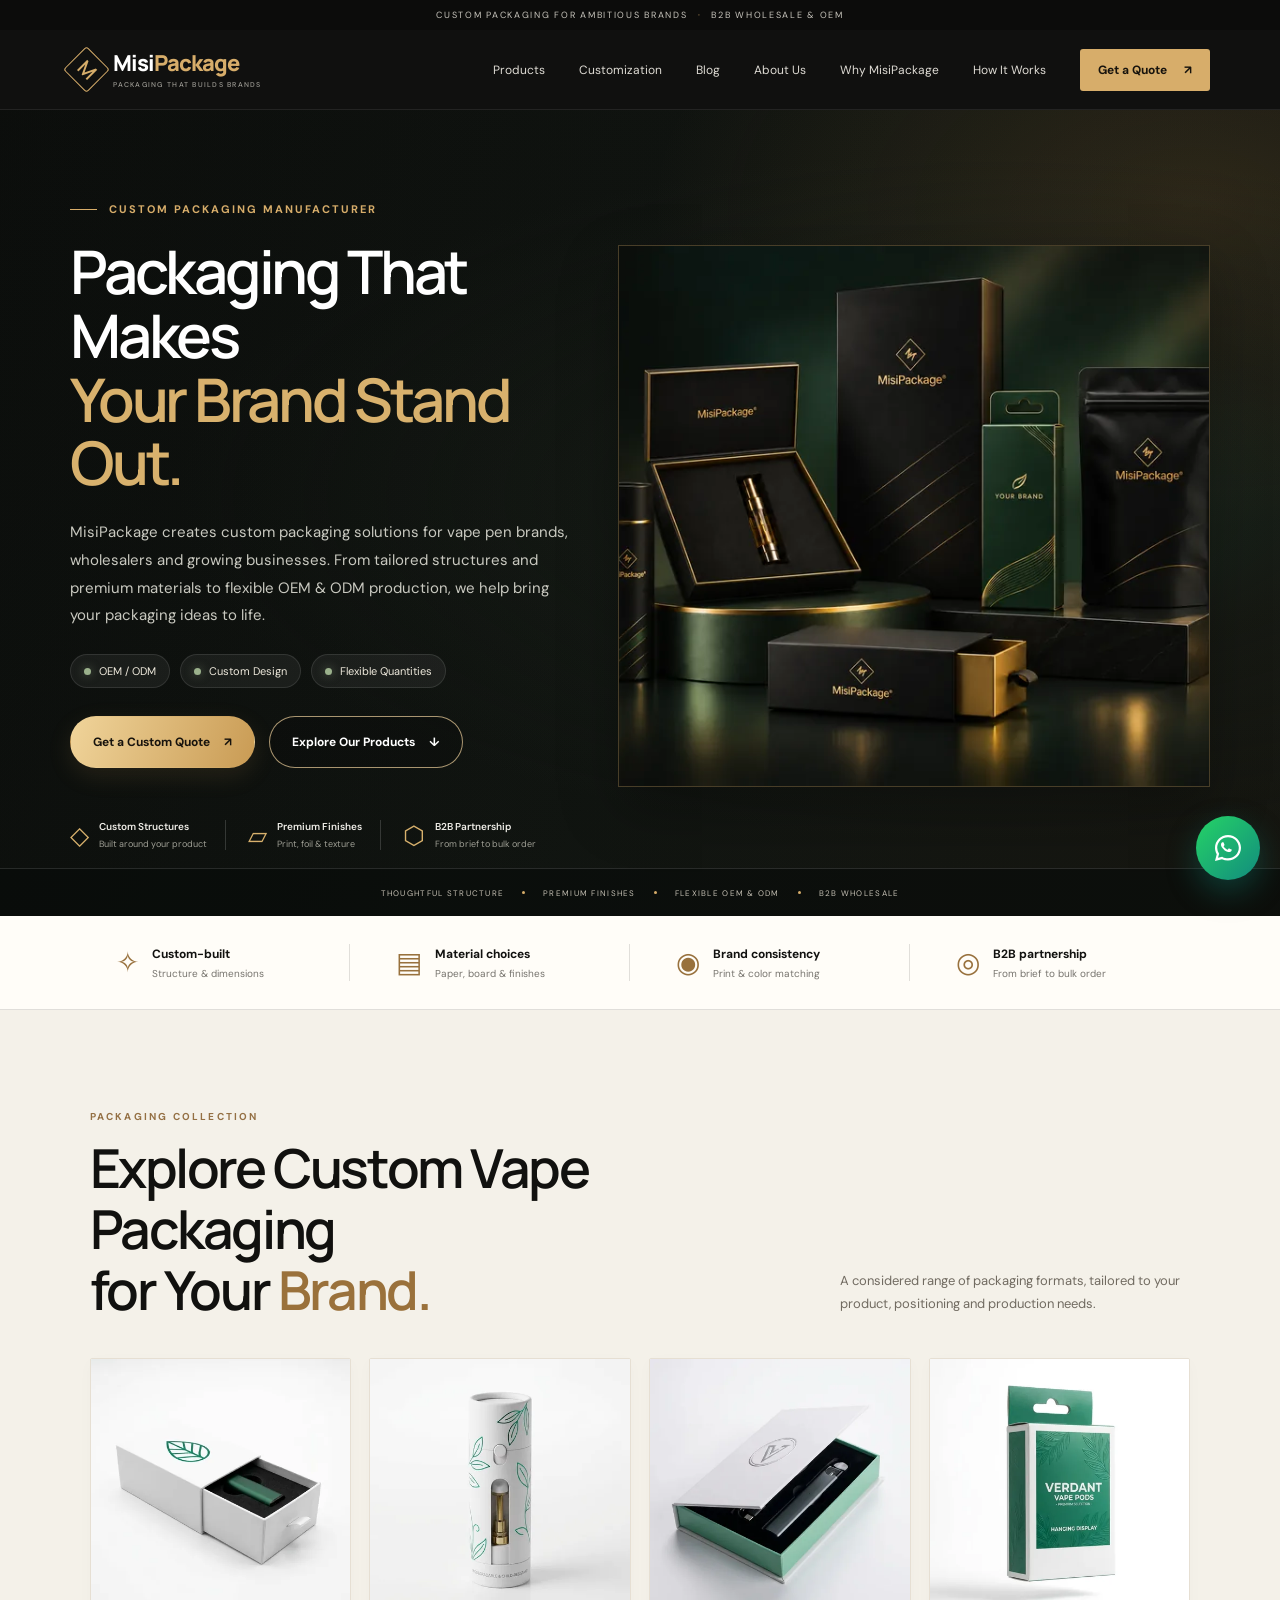
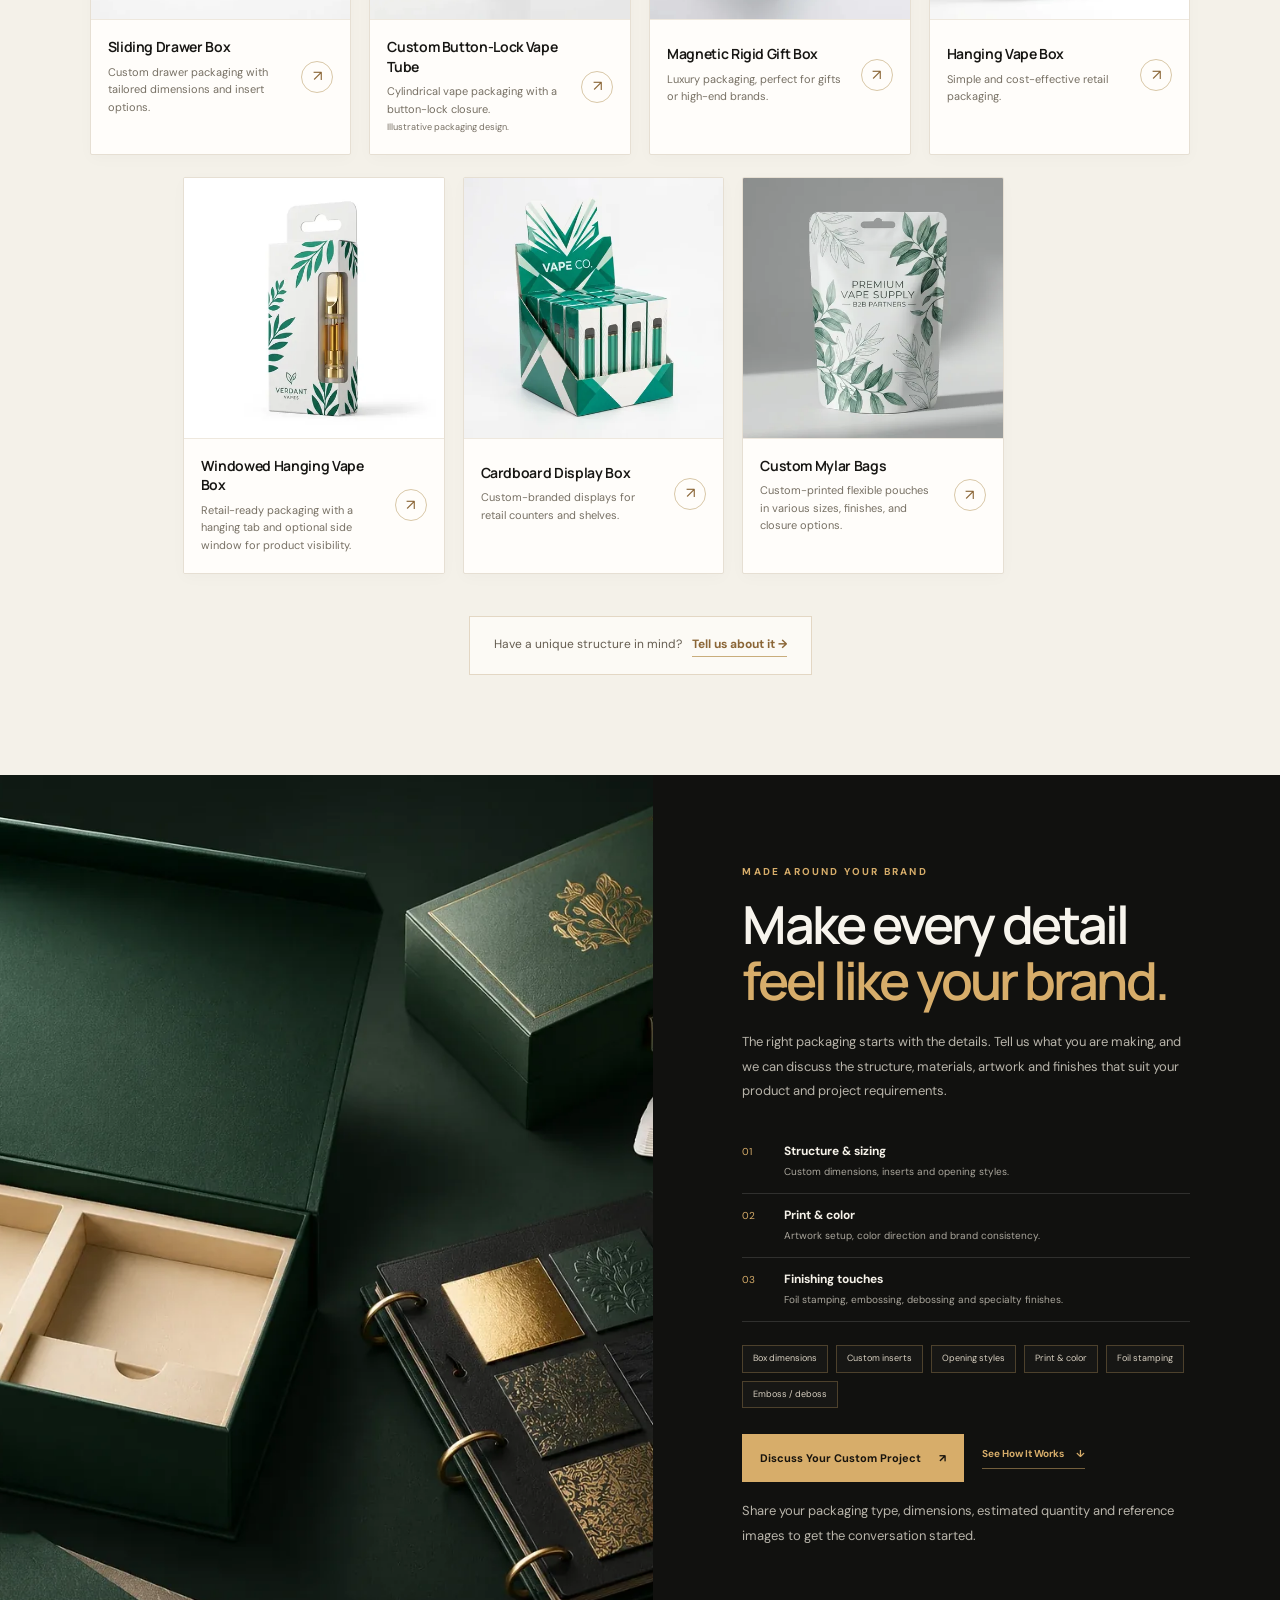
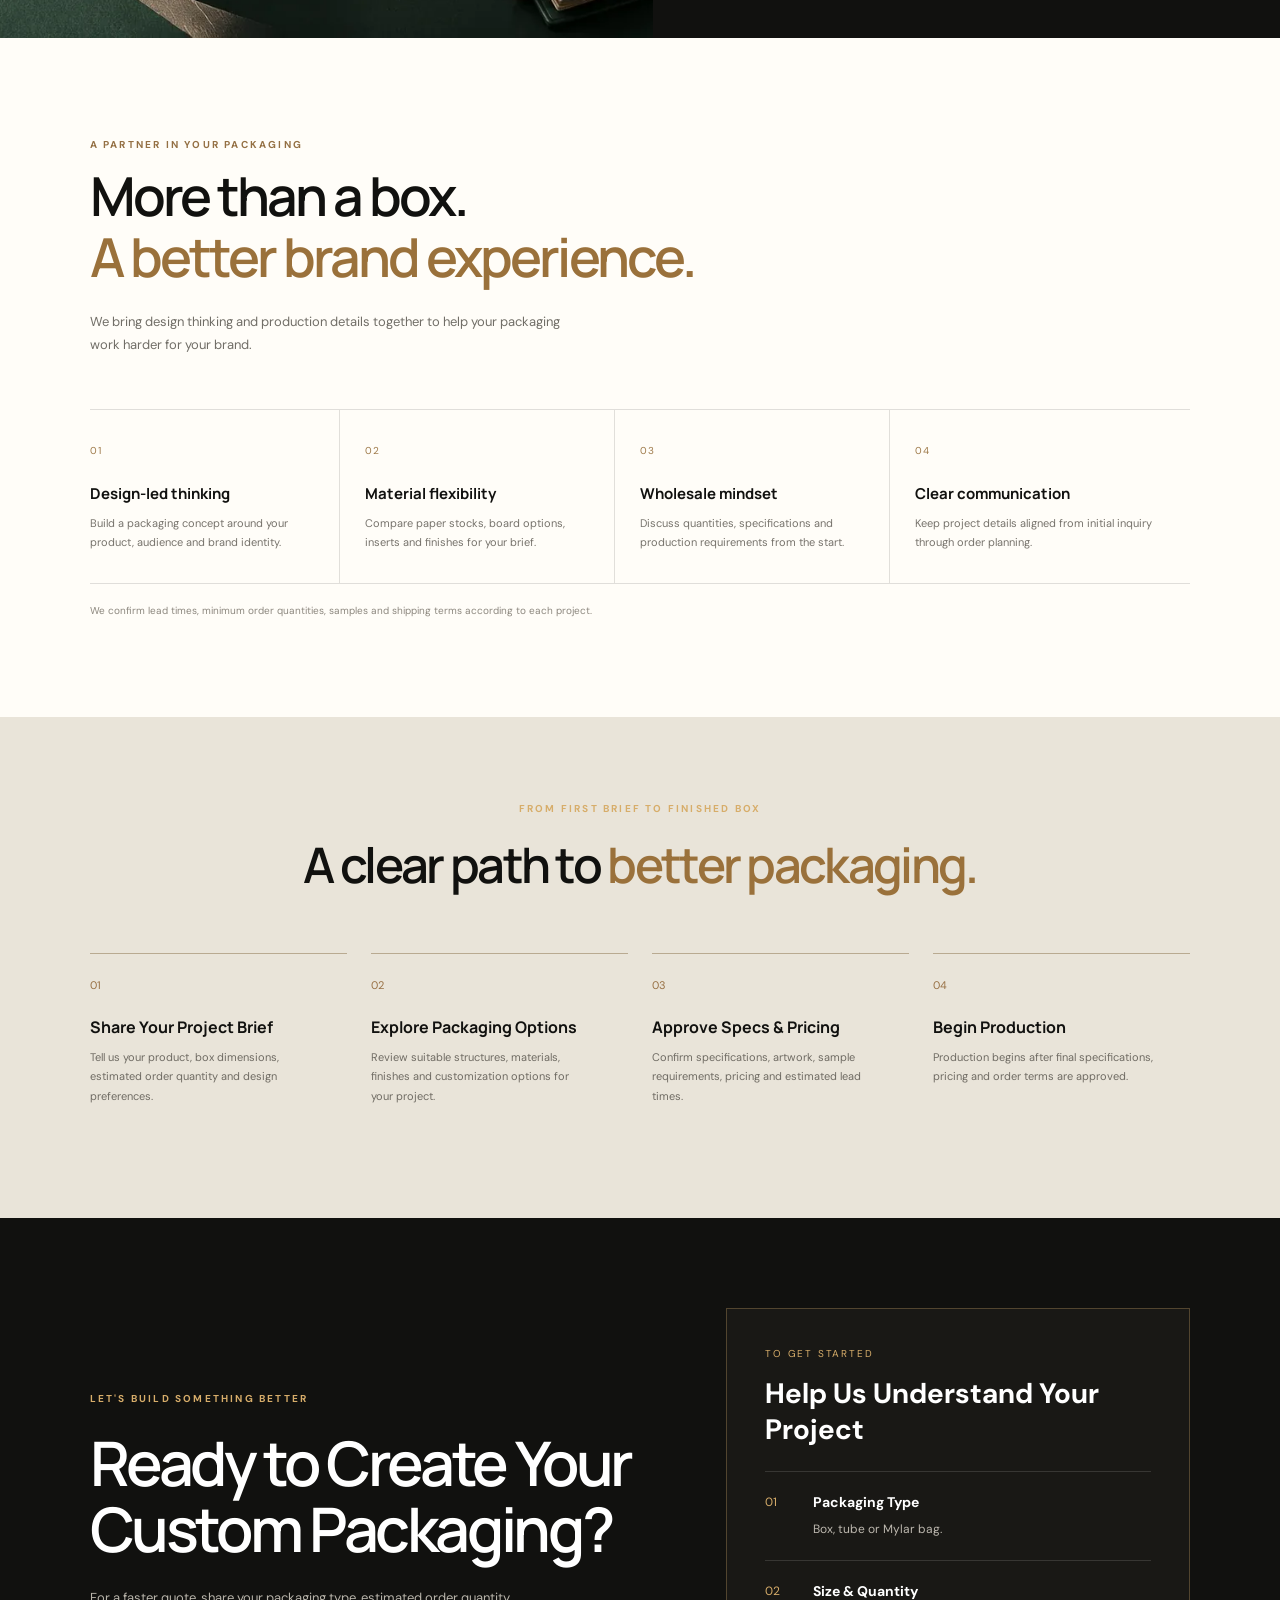
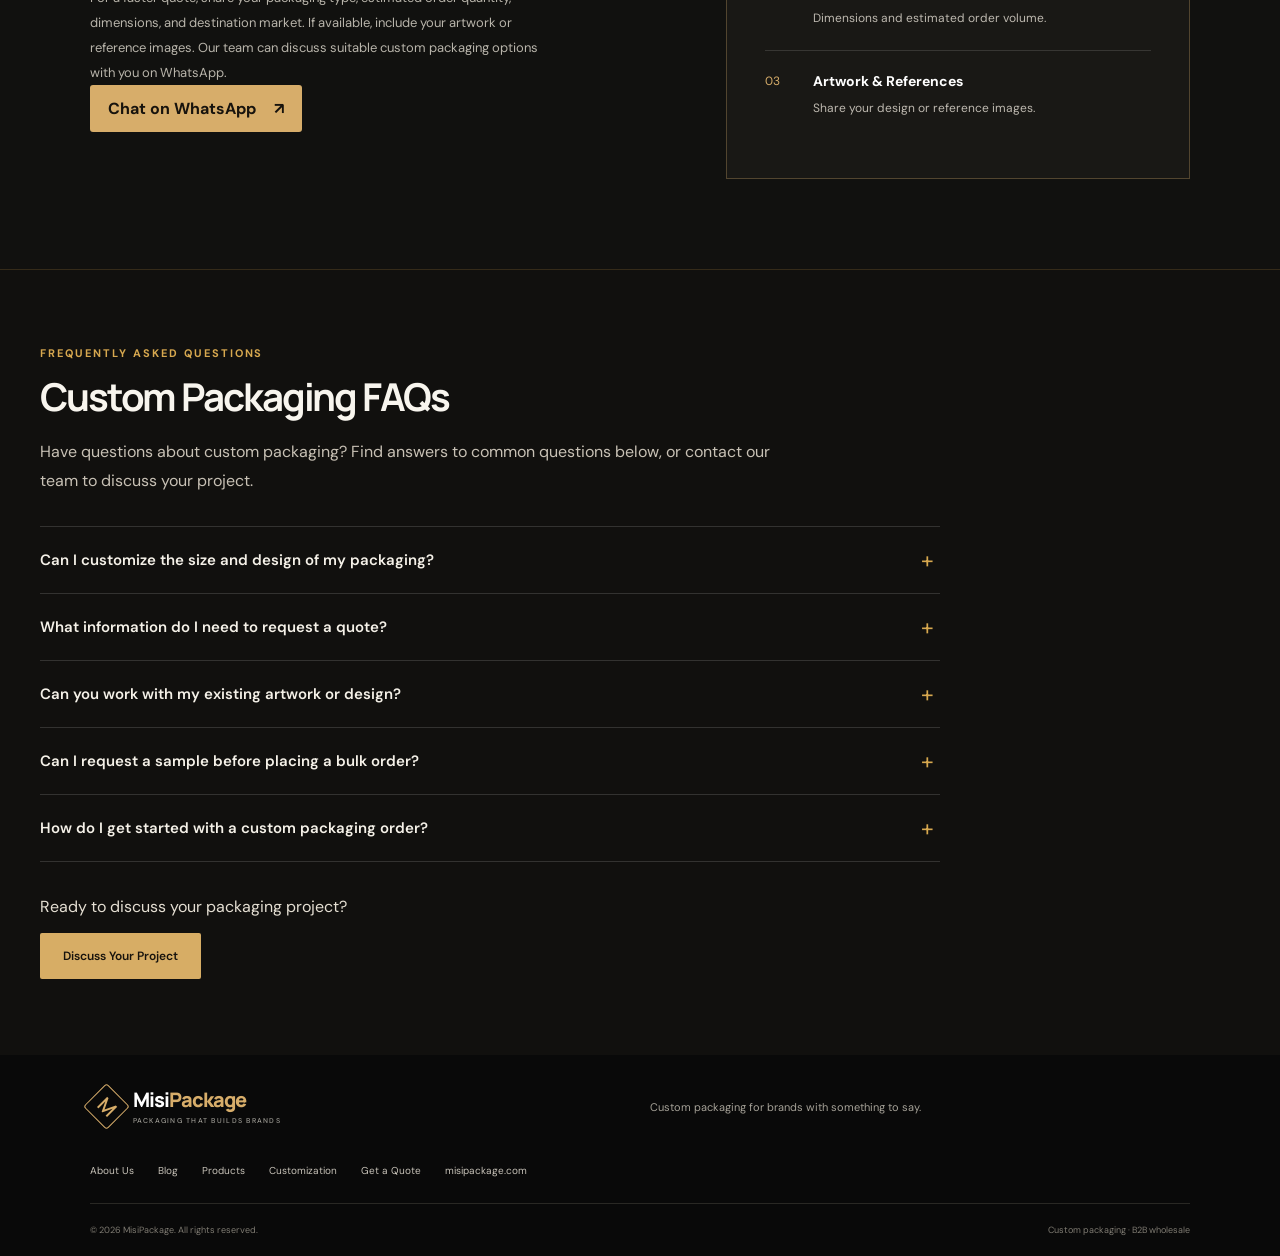
<file: index.html>
<!doctype html>
<html lang="en">
<head>
  <meta charset="utf-8" />
  <meta name="viewport" content="width=device-width, initial-scale=1" />
  <meta name="theme-color" content="#10100f" />
  
<meta name="description" content="Custom vape packaging for brands and wholesalers. Explore drawer, rigid, magnetic, hanging boxes and printed pouches. Request a tailored quote.">
<title>Custom Vape Packaging | Wholesale Supplier | MisiPackage</title>
<link rel="canonical" href="https://www.misipackage.com/" />
<meta property="og:title" content="Custom Vape Packaging | Wholesale Supplier | MisiPackage">
<meta property="og:description" content="Custom vape packaging for brands and wholesalers. Explore drawer, rigid, magnetic, hanging boxes and printed pouches. Request a tailored quote.">
  <meta property="og:type" content="website" />
<meta property="og:url" content="https://www.misipackage.com/">
<meta property="og:image" content="https://www.misipackage.com/assets/misipackage-home-hero-optimized-1024.webp">
 
  <link rel="icon" href="/favicon.svg" type="image/svg+xml" />
  <link rel="preconnect" href="https://fonts.googleapis.com">
  <link rel="preconnect" href="https://fonts.gstatic.com" crossorigin>
  <link href="https://fonts.googleapis.com/css2?family=DM+Sans:wght@400;500;600;700&family=Manrope:wght@400;500;600;700;800&display=swap" rel="stylesheet">
  <link rel="stylesheet" href="/styles.css" />

<!-- Google tag (gtag.js) -->
<script async src="https://www.googletagmanager.com/gtag/js?id=G-F40V4904KE"></script>
<script>
  window.dataLayer = window.dataLayer || [];
  function gtag(){dataLayer.push(arguments);}
  gtag('js', new Date());
  gtag('config', 'G-F40V4904KE');
</script>


  <script type="application/ld+json">
{
  "@context": "https://schema.org",
  "@graph": [
    {
      "@type": "Organization",
      "@id": "https://www.misipackage.com/#organization",
      "name": "MisiPackage",
      "url": "https://www.misipackage.com/"
    },
    {
      "@type": "WebSite",
      "@id": "https://www.misipackage.com/#website",
      "url": "https://www.misipackage.com/",
      "name": "MisiPackage",
      "publisher": {
        "@id": "https://www.misipackage.com/#organization"
      },
      "inLanguage": "en-US"
    }
  ]
}
  </script>
</head>
<body>
  <div class="announcement">CUSTOM PACKAGING FOR AMBITIOUS BRANDS <span>·</span> B2B WHOLESALE & OEM</div>
  <header class="site-header has-blog-link">
    <a class="brand" href="#home" aria-label="MisiPackage home"><span class="brand-mark">M</span><span>Misi<span>Package</span><small>PACKAGING THAT BUILDS BRANDS</small></span></a>
    <button class="menu-toggle" aria-label="Toggle navigation" aria-expanded="false">☰</button>
    <nav class="nav-links" aria-label="Main navigation"><a href="#products">Products</a><a href="#customization">Customization</a><a href="/blog/">Blog</a><a href="/about/">About Us</a><a href="#why-us">Why MisiPackage</a><a href="#process">How It Works</a><a class="nav-quote" href="/wholesale-vape-packaging-quote/">Get a Quote <span>↗</span></a></nav>
  </header>

  <main>
    <section class="hero hero-refresh" id="home">
  <div class="hero-copy">
    <p class="eyebrow"><span class="eyebrow-line"></span> CUSTOM PACKAGING MANUFACTURER</p>
    <h1>Packaging That Makes<br><em>Your Brand Stand Out.</em></h1>
    <p class="hero-description">MisiPackage creates custom packaging solutions for vape pen brands, wholesalers and growing businesses. From tailored structures and premium materials to flexible OEM &amp; ODM production, we help bring your packaging ideas to life.</p>
    <div class="hero-tags" aria-label="Service highlights">
      <span><i></i> OEM / ODM</span>
      <span><i></i> Custom Design</span>
      <span><i></i> Flexible Quantities</span>
    </div>
    <div class="hero-actions">
      <a class="button button-gold" href="https://wa.me/8615919957110?text=Hello%20Misipackage%2C%20I%20just%20viewed%20your%20website%20and%20would%20like%20to%20discuss%20a%20custom%20project.%20Can%20we%20chat%3F" target="_blank" rel="noopener noreferrer">Get a Custom Quote <span>↗</span></a>
      <a class="button button-ghost" href="#products">Explore Our Products <span>↓</span></a>
    </div>
    <div class="hero-proof">
      <div><span class="proof-icon">◇</span><p><strong>Custom Structures</strong><small>Built around your product</small></p></div>
      <div><span class="proof-icon">▱</span><p><strong>Premium Finishes</strong><small>Print, foil &amp; texture</small></p></div>
      <div><span class="proof-icon">⬡</span><p><strong>B2B Partnership</strong><small>From brief to bulk order</small></p></div>
    </div>
  </div>

  <div class="hero-art hero-art-photo">
    <img src="/assets/misipackage-home-hero-hanging-lid-fixed-optimized.webp"
         alt="Premium custom packaging collection by MisiPackage, featuring black and gold rigid boxes, a green hanging vape box and custom pouches"
         fetchpriority="high" width="1448" height="1086" decoding="async" loading="eager" srcset="/assets/misipackage-home-hero-hanging-lid-fixed-optimized-480.webp 480w, /assets/misipackage-home-hero-hanging-lid-fixed-optimized-768.webp 768w, /assets/misipackage-home-hero-hanging-lid-fixed-optimized-1024.webp 1024w, /assets/misipackage-home-hero-hanging-lid-fixed-optimized.webp 1448w" sizes="(max-width: 720px) 90vw, (max-width: 1000px) 600px, max(47vw, 720px)" />
  </div>

  <div class="hero-bottom">
    <span>THOUGHTFUL STRUCTURE</span><i></i><span>PREMIUM FINISHES</span><i></i><span>FLEXIBLE OEM &amp; ODM</span><i></i><span>B2B WHOLESALE</span>
  </div>
</section>

    <section class="trust-strip" aria-label="Service highlights"><div><span class="trust-symbol">✧</span><p><strong>Custom-built</strong><small>Structure & dimensions</small></p></div><div><span class="trust-symbol">▤</span><p><strong>Material choices</strong><small>Paper, board & finishes</small></p></div><div><span class="trust-symbol">◉</span><p><strong>Brand consistency</strong><small>Print & color matching</small></p></div><div><span class="trust-symbol">◎</span><p><strong>B2B partnership</strong><small>From brief to bulk order</small></p></div></section>

    <section class="section products-section" id="products"><div class="section-heading"><div><p class="eyebrow dark-eyebrow">PACKAGING COLLECTION</p><h2>Explore Custom Vape Packaging<br>for Your <em>Brand.</em></h2></div><p class="section-intro">A considered range of packaging formats, tailored to your product, positioning and production needs.</p></div>
      <div class="product-grid">

  
<a class="product-card" href="/products/sliding-drawer-box/">
    <div class="product-visual" style="background:#f5f1e8; overflow:hidden;">
      <img src="/assets/sliding-drawer-box-optimized.webp" alt="Custom Sliding Drawer Box Packaging" loading="lazy" style="width:100%;height:100%;object-fit:cover;display:block;" width="1024" height="1024" decoding="async" srcset="/assets/sliding-drawer-box-optimized-480.webp 480w, /assets/sliding-drawer-box-optimized-768.webp 768w, /assets/sliding-drawer-box-optimized.webp 1024w" sizes="(max-width: 380px) calc(90vw - 2px), (max-width: 600px) calc((90vw - 12px) / 2 - 2px), (max-width: 1000px) calc((90vw - 18px) / 2 - 2px), (max-width: 1050px) calc((86vw - 18px) / 2 - 2px), calc((86vw - 54px) / 4 - 2px)">
    </div>
    <div class="product-info">
      <h3>Sliding Drawer Box</h3>
      <p>Custom drawer packaging with tailored dimensions and insert options.</p>
      <span class="product-arrow">↗</span>
    </div>
  </a>


<a class="product-card" href="/products/child-resistant-tube-box/">

    <div class="product-visual" style="background:#f5f1e8; overflow:hidden;">
      <img src="/assets/child-resistant-tube-box-optimized.webp" alt="Printed cylindrical vape tube packaging with a product window" loading="lazy" style="width:100%;height:100%;object-fit:cover;display:block;" width="1024" height="1024" decoding="async" aria-describedby="tube-card-illustration-note" srcset="/assets/child-resistant-tube-box-optimized-480.webp 480w, /assets/child-resistant-tube-box-optimized-768.webp 768w, /assets/child-resistant-tube-box-optimized.webp 1024w" sizes="(max-width: 380px) calc(90vw - 2px), (max-width: 600px) calc((90vw - 12px) / 2 - 2px), (max-width: 1000px) calc((90vw - 18px) / 2 - 2px), (max-width: 1050px) calc((86vw - 18px) / 2 - 2px), calc((86vw - 54px) / 4 - 2px)">
    </div>
    <div class="product-info">
      <h3>Custom Button-Lock Vape Tube</h3>
      <p>Cylindrical vape packaging with a button-lock closure.<br><small id="tube-card-illustration-note" data-image-caption>Illustrative packaging design.</small></p>
      <span class="product-arrow">↗</span>
    </div>
  </a>

<a class="product-card" href="/products/magnetic-rigid-gift-box/">
    <div class="product-visual" style="background:#f5f1e8; overflow:hidden;">
      <img src="/assets/magnetic-rigid-gift-box-optimized.webp" alt="Custom Magnetic Rigid Gift Box Packaging" loading="lazy" style="width:100%;height:100%;object-fit:cover;display:block;" width="1024" height="1024" decoding="async" srcset="/assets/magnetic-rigid-gift-box-optimized-480.webp 480w, /assets/magnetic-rigid-gift-box-optimized-768.webp 768w, /assets/magnetic-rigid-gift-box-optimized.webp 1024w" sizes="(max-width: 380px) calc(90vw - 2px), (max-width: 600px) calc((90vw - 12px) / 2 - 2px), (max-width: 1000px) calc((90vw - 18px) / 2 - 2px), (max-width: 1050px) calc((86vw - 18px) / 2 - 2px), calc((86vw - 54px) / 4 - 2px)">
    </div>
    <div class="product-info">
      <h3>Magnetic Rigid Gift Box</h3>
      <p>Luxury packaging, perfect for gifts or high-end brands.</p>
      <span class="product-arrow">↗</span>
    </div>
  </a>

  <a class="product-card" href="/products/hanging-vape-box/" data-product="Hanging Vape Box">
    <div class="product-visual" style="background:#f5f1e8; overflow:hidden;">
      <img src="/assets/hanging-vape-box-optimized.webp" alt="Custom Hanging Vape Box Packaging" loading="lazy" style="width:100%;height:100%;object-fit:cover;display:block;" width="1024" height="1024" decoding="async" srcset="/assets/hanging-vape-box-optimized-480.webp 480w, /assets/hanging-vape-box-optimized-768.webp 768w, /assets/hanging-vape-box-optimized.webp 1024w" sizes="(max-width: 380px) calc(90vw - 2px), (max-width: 600px) calc((90vw - 12px) / 2 - 2px), (max-width: 1000px) calc((90vw - 18px) / 2 - 2px), (max-width: 1050px) calc((86vw - 18px) / 2 - 2px), calc((86vw - 54px) / 4 - 2px)">
    </div>
    <div class="product-info">
      <h3>Hanging Vape Box</h3>
      <p>Simple and cost-effective retail packaging.</p>
      <span class="product-arrow">↗</span>
    </div>
  </a>

  <a class="product-card" href="/products/windowed-hanging-vape-box/">
    <div class="product-visual" style="background:#f5f1e8; overflow:hidden;">
      <img src="/assets/windowed-hanging-vape-box-optimized.webp" alt="Custom Windowed Hanging Vape Box Packaging" loading="lazy" style="width:100%;height:100%;object-fit:cover;display:block;" width="1024" height="1024" decoding="async" srcset="/assets/windowed-hanging-vape-box-optimized-480.webp 480w, /assets/windowed-hanging-vape-box-optimized-768.webp 768w, /assets/windowed-hanging-vape-box-optimized.webp 1024w" sizes="(max-width: 380px) calc(90vw - 2px), (max-width: 600px) calc((90vw - 12px) / 2 - 2px), (max-width: 1000px) calc((90vw - 18px) / 2 - 2px), (max-width: 1050px) calc((86vw - 18px) / 2 - 2px), calc((86vw - 54px) / 4 - 2px)">
    </div>
    <div class="product-info">
      <h3>Windowed Hanging Vape Box</h3>
      <p>Retail-ready packaging with a hanging tab and optional side window for product visibility.</p>
      <span class="product-arrow">↗</span>
    </div>
  </a>

  <a class="product-card" href="/products/cardboard-display-box/">
    <div class="product-visual" style="background:#f5f1e8; overflow:hidden;">
      <img src="/assets/cardboard-display-box-optimized.webp" alt="Custom Cardboard Product Display Box" loading="lazy" style="width:100%;height:100%;object-fit:cover;display:block;" width="1024" height="1024" decoding="async" srcset="/assets/cardboard-display-box-optimized-480.webp 480w, /assets/cardboard-display-box-optimized-768.webp 768w, /assets/cardboard-display-box-optimized.webp 1024w" sizes="(max-width: 380px) calc(90vw - 2px), (max-width: 600px) calc((90vw - 12px) / 2 - 2px), (max-width: 1000px) calc((90vw - 18px) / 2 - 2px), (max-width: 1050px) calc((86vw - 18px) / 2 - 2px), calc((86vw - 54px) / 4 - 2px)">
    </div>
    <div class="product-info">
      <h3>Cardboard Display Box</h3>
      <p>Custom-branded displays for retail counters and shelves.</p>
      <span class="product-arrow">↗</span>
    </div>
  </a>

  <a class="product-card" href="/products/custom-mylar-bags/">
    <div class="product-visual" style="background:#f5f1e8; overflow:hidden;">
      <img src="/assets/custom-mylar-bags-optimized.webp" alt="Custom Printed Mylar Bags" loading="lazy" style="width:100%;height:100%;object-fit:cover;display:block;" width="1024" height="1024" decoding="async" srcset="/assets/custom-mylar-bags-optimized-480.webp 480w, /assets/custom-mylar-bags-optimized-768.webp 768w, /assets/custom-mylar-bags-optimized.webp 1024w" sizes="(max-width: 380px) calc(90vw - 2px), (max-width: 600px) calc((90vw - 12px) / 2 - 2px), (max-width: 1000px) calc((90vw - 18px) / 2 - 2px), (max-width: 1050px) calc((86vw - 18px) / 2 - 2px), calc((86vw - 54px) / 4 - 2px)">
    </div>
    <div class="product-info">
      <h3>Custom Mylar Bags</h3>
      <p>Custom-printed flexible pouches in various sizes, finishes, and closure options.</p>
      <span class="product-arrow">↗</span>
    </div>
  </a>

</div>

<p class="product-note">Have a unique structure in mind? <a href="#quote">Tell us about it →</a></p>
    </section>

    <!-- Replace the existing <section class="custom-section" id="customization">...</section>
     with this complete section. Keep the following #why-us section unchanged. -->

<section class="custom-section custom-refresh" id="customization">
  <div class="custom-visual" aria-label="Examples of custom packaging structure, print and finishing options">
    <img
  class="custom-real-image"
  src="/assets/misipackage-customization-visual-optimized.webp"
  alt="Custom packaging design, materials and premium finishes" width="1536" height="1024" decoding="async" loading="lazy" srcset="/assets/misipackage-customization-visual-optimized-480.webp 480w, /assets/misipackage-customization-visual-optimized-768.webp 768w, /assets/misipackage-customization-visual-optimized-1024.webp 1024w, /assets/misipackage-customization-visual-optimized.webp 1536w" sizes="(max-width: 380px) 645px, (max-width: 720px) 720px, 1536px">
    <div class="custom-visual-heading">
      <span>MADE AROUND YOUR BRAND</span>
      <span>DESIGN / MATERIAL / FINISH</span>
    </div>

    <div class="custom-stage">
      <div class="custom-orbit"></div>

      <div class="custom-sample-card sample-card-back">
        <span class="sample-card-kicker">YOUR ARTWORK</span>
        <strong>COLOR<br> &amp; PRINT</strong>
        <i class="sample-card-line"></i>
      </div>

      <div class="custom-rigid-box">
        <div class="rigid-box-lid">
          <span class="rigid-box-mark">M</span>
          <small>YOUR BRAND</small>
        </div>
        <div class="rigid-box-base">
          <div class="rigid-box-insert"></div>
          <div class="rigid-box-product"></div>
        </div>
      </div>

      <div class="custom-finish-card">
        <span>DETAIL<br>MATTERS</span>
        <i></i>
        <small>FOIL · EMBOSS · DEBOSS</small>
      </div>

      <div class="custom-color-swatches" aria-label="Illustrative color palette">
        <i></i><i></i><i></i><i></i>
      </div>
      <div class="custom-visual-stamp">CRAFTED<br>WITH INTENT</div>
    </div>

    <div class="custom-visual-footer">
      <div><span>01</span><strong>Structure</strong><small>Shape &amp; sizing</small></div>
      <div><span>02</span><strong>Artwork</strong><small>Print &amp; color</small></div>
      <div><span>03</span><strong>Finishing</strong><small>Texture &amp; detail</small></div>
    </div>
  </div>

  <div class="custom-copy custom-copy-refresh">
    <p class="eyebrow">MADE AROUND YOUR BRAND</p>
    <h2>Make every detail<br><em>feel like your brand.</em></h2>
    <p class="custom-intro">
      The right packaging starts with the details. Tell us what you are making,
      and we can discuss the structure, materials, artwork and finishes that
      suit your product and project requirements.
    </p>

    <div class="custom-list custom-list-refresh">
      <div>
        <span>01</span>
        <p><strong>Structure &amp; sizing</strong><small>Custom dimensions, inserts and opening styles.</small></p>
      </div>
      <div>
        <span>02</span>
        <p><strong>Print &amp; color</strong><small>Artwork setup, color direction and brand consistency.</small></p>
      </div>
      <div>
        <span>03</span>
        <p><strong>Finishing touches</strong><small>Foil stamping, embossing, debossing and specialty finishes.</small></p>
      </div>
    </div>

    <div class="custom-options" aria-label="Customization options">
      <span>Box dimensions</span>
      <span>Custom inserts</span>
      <span>Opening styles</span>
      <span>Print &amp; color</span>
      <span>Foil stamping</span>
      <span>Emboss / deboss</span>
    </div>

    <div class="custom-actions">
      <a class="custom-primary-cta"
         href="https://wa.me/8615919957110?text=Hello%20Misipackage%2C%20I%20would%20like%20to%20discuss%20custom%20packaging%20options%20for%20my%20brand."
         target="_blank" rel="noopener noreferrer">
        Discuss Your Custom Project <span>↗</span>
      </a>
      <a class="custom-secondary-cta" href="#process">See How It Works <span>↓</span></a>
    </div>
    <p class="custom-note">Share your packaging type, dimensions, estimated quantity and reference images to get the conversation started.</p>
  </div>
</section>

    <section class="why-section section" id="why-us"><div class="why-heading"><p class="eyebrow dark-eyebrow">A PARTNER IN YOUR PACKAGING</p><h2>More than a box.<br><em>A better brand experience.</em></h2><p>We bring design thinking and production details together to help your packaging work harder for your brand.</p></div><div class="benefit-grid"><article><span>01</span><h3>Design-led thinking</h3><p>Build a packaging concept around your product, audience and brand identity.</p></article><article><span>02</span><h3>Material flexibility</h3><p>Compare paper stocks, board options, inserts and finishes for your brief.</p></article><article><span>03</span><h3>Wholesale mindset</h3><p>Discuss quantities, specifications and production requirements from the start.</p></article><article><span>04</span><h3>Clear communication</h3><p>Keep project details aligned from initial inquiry through order planning.</p></article></div><p class="proof-note">We confirm lead times, minimum order quantities, samples and shipping terms according to each project.</p></section>

    <section class="process-section" id="process"><div class="process-header"><p class="eyebrow">FROM FIRST BRIEF TO FINISHED BOX</p><h2>A clear path to <em>better packaging.</em></h2></div><div class="process-steps"><div><span>01</span><h3>Share Your Project Brief</h3><p>Tell us your product, box dimensions, estimated order quantity and design preferences.</p></div><div><span>02</span><h3>Explore Packaging Options</h3><p>Review suitable structures, materials, finishes and customization options for your project.</p></div><div><span>03</span><h3>Approve Specs & Pricing</h3><p>Confirm specifications, artwork, sample requirements, pricing and estimated lead times.</p></div><div><span>04</span><h3>Begin Production</h3><p>Production begins after final specifications, pricing and order terms are approved.</p></div></div></section>

<section class="quote-section" id="quote">
  <div class="quote-copy">
    <p class="eyebrow">LET'S BUILD SOMETHING BETTER</p>
    <h2>Ready to Create Your Custom Packaging?</h2>
    <p>For a faster quote, share your packaging type, estimated order quantity, dimensions, and destination market. If available, include your artwork or reference images. Our team can discuss suitable custom packaging options with you on WhatsApp.</p>
    <a class="nav-quote" href="https://wa.me/8615919957110?text=Hello%20Misipackage%2C%20I%20just%20viewed%20your%20website%20and%20would%20like%20to%20discuss%20a%20custom%20project.%20Can%20we%20chat%3F" target="_blank" rel="noopener noreferrer">Chat on WhatsApp <span>↗</span></a>
  </div>

<div class="quote-panel">
  <p class="quote-panel-label">TO GET STARTED</p>
  <h3>Help Us Understand Your Project</h3>

  <div class="quote-detail">
    <span>01</span>
    <div>
      <strong>Packaging Type</strong>
      <p>Box, tube or Mylar bag.</p>
    </div>
  </div>

  <div class="quote-detail">
    <span>02</span>
    <div>
      <strong>Size &amp; Quantity</strong>
      <p>Dimensions and estimated order volume.</p>
    </div>
  </div>

  <div class="quote-detail">
    <span>03</span>
    <div>
      <strong>Artwork &amp; References</strong>
      <p>Share your design or reference images.</p>
    </div>
  </div>
</div>

</section>
  
<section id="faq" class="faq-section">
  <div class="section-inner">
    <p class="eyebrow">FREQUENTLY ASKED QUESTIONS</p>
    <h2>Custom Packaging FAQs</h2>
    <p class="faq-intro">
      Have questions about custom packaging?
      Find answers to common questions below,
      or contact our team to discuss your project.
    </p>

    <div class="faq-list">
      <details>
        <summary>Can I customize the size and design of my packaging?</summary>
        <p>
          Yes. We work with brands on custom packaging
          designs, including box dimensions, materials,
          printing and finishing options. Share your
          requirements with us to discuss your project.
        </p>
      </details>

      <details>
        <summary>What information do I need to request a quote?</summary>
        <p>
          Please share your packaging type, approximate
          order quantity, dimensions, material preferences
          and artwork or reference images if available.
          This helps us understand your requirements.
        </p>
      </details>

      <details>
        <summary>Can you work with my existing artwork or design?</summary>
        <p>
          Yes. You can share your existing artwork,
          design files or reference images for our team
          to review as part of your custom packaging project.
        </p>
      </details>

      <details>
        <summary>Can I request a sample before placing a bulk order?</summary>
        <p>
          Sample options, availability and costs can be
          discussed based on your packaging requirements.
          Contact us to confirm the options for your project.
        </p>
      </details>

      <details>
        <summary>How do I get started with a custom packaging order?</summary>
        <p>
          Contact us through WhatsApp with your packaging
          requirements. Our team can discuss the design,
          specifications, quantity and quotation with you.
        </p>
      </details>
    </div>

    <div class="faq-cta">
      <p>Ready to discuss your packaging project?</p>
      <a class="button" href="https://wa.me/8615919957110?text=Hello%20Misipackage%2C%20I%20would%20like%20to%20discuss%20a%20custom%20packaging%20project.">
        Discuss Your Project
      </a>
    </div>
  </div>
</section>

  </main>
  <footer class="site-footer"><a class="brand footer-brand" href="#home"><span class="brand-mark">M</span><span>Misi<span>Package</span><small>PACKAGING THAT BUILDS BRANDS</small></span></a><p>Custom packaging for brands with something to say.</p><div class="footer-links"><a href="/about/">About Us</a><a href="/blog/">Blog</a><a href="#products">Products</a><a href="#customization">Customization</a><a href="#quote">Get a Quote</a><a href="https://www.misipackage.com/">misipackage.com</a></div><div class="footer-bottom"><span>© <span id="year"></span> MisiPackage. All rights reserved.</span><span>Custom packaging · B2B wholesale</span></div></footer>
 <a
  class="whatsapp-float"
  href="https://wa.me/8615919957110?text=Hello%20Misipackage%2C%20I%20just%20viewed%20your%20website%20and%20would%20like%20to%20discuss%20a%20custom%20project.%20Can%20we%20chat%3F"
  target="_blank"
  rel="noopener noreferrer"
  aria-label="Chat with Misipackage on WhatsApp"
  title="Chat with Misipackage on WhatsApp"
>
  <span class="whatsapp-float__icon">
    <svg viewBox="0 0 32 32" aria-hidden="true">
      <path fill="currentColor" d="M19.11 17.27c-.27-.14-1.58-.78-1.82-.87-.24-.09-.41-.14-.58.14-.17.27-.67.87-.82 1.05-.15.18-.31.21-.58.07-.27-.14-1.12-.41-2.13-1.31-.79-.7-1.32-1.57-1.47-1.84-.15-.27-.02-.41.11-.55.12-.12.27-.31.41-.46.14-.15.18-.27.27-.45.09-.18.05-.34-.02-.48-.07-.14-.58-1.4-.79-1.92-.21-.5-.43-.43-.58-.43h-.5c-.18 0-.46.07-.7.34-.24.27-.92.9-.92 2.19 0 1.29.94 2.53 1.07 2.7.14.18 1.85 2.82 4.49 3.95.63.27 1.13.43 1.51.55.63.2 1.21.17 1.66.1.51-.08 1.58-.65 1.8-1.27.22-.62.22-1.15.15-1.27-.06-.12-.23-.19-.5-.33z"/>
      <path fill="currentColor" d="M16 3C8.83 3 3 8.73 3 15.8c0 2.28.6 4.5 1.74 6.45L3 29l6.96-1.8A13.1 13.1 0 0 0 16 28.6c7.17 0 13-5.73 13-12.8C29 8.73 23.17 3 16 3zm0 23.34c-1.92 0-3.8-.5-5.45-1.46l-.39-.23-4.13 1.07 1.1-4.02-.25-.41A10.94 10.94 0 0 1 5.2 15.8C5.2 9.94 10.03 5.2 16 5.2S26.8 9.94 26.8 15.8 21.97 26.34 16 26.34z"/>
    </svg>
  </span>
</a>
  <script src="/script.js"></script>
</body>
</html>
</file>
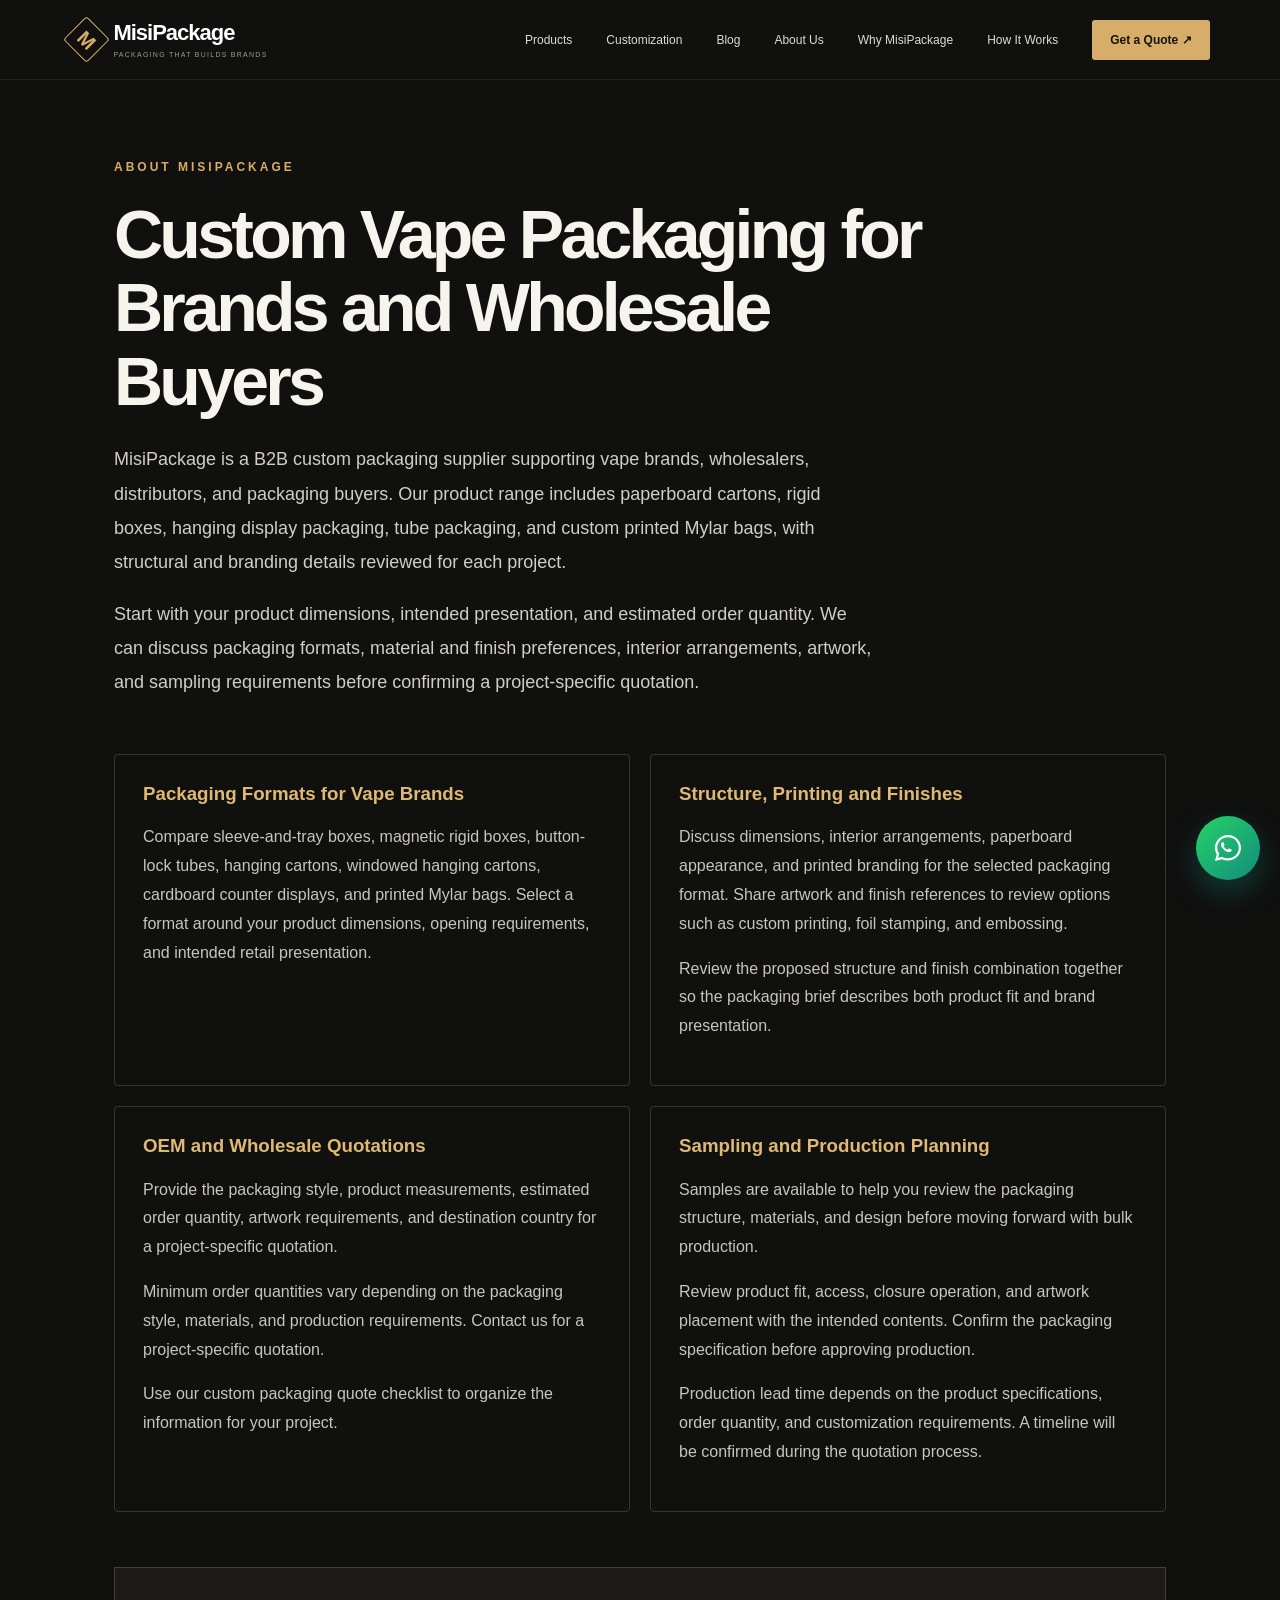
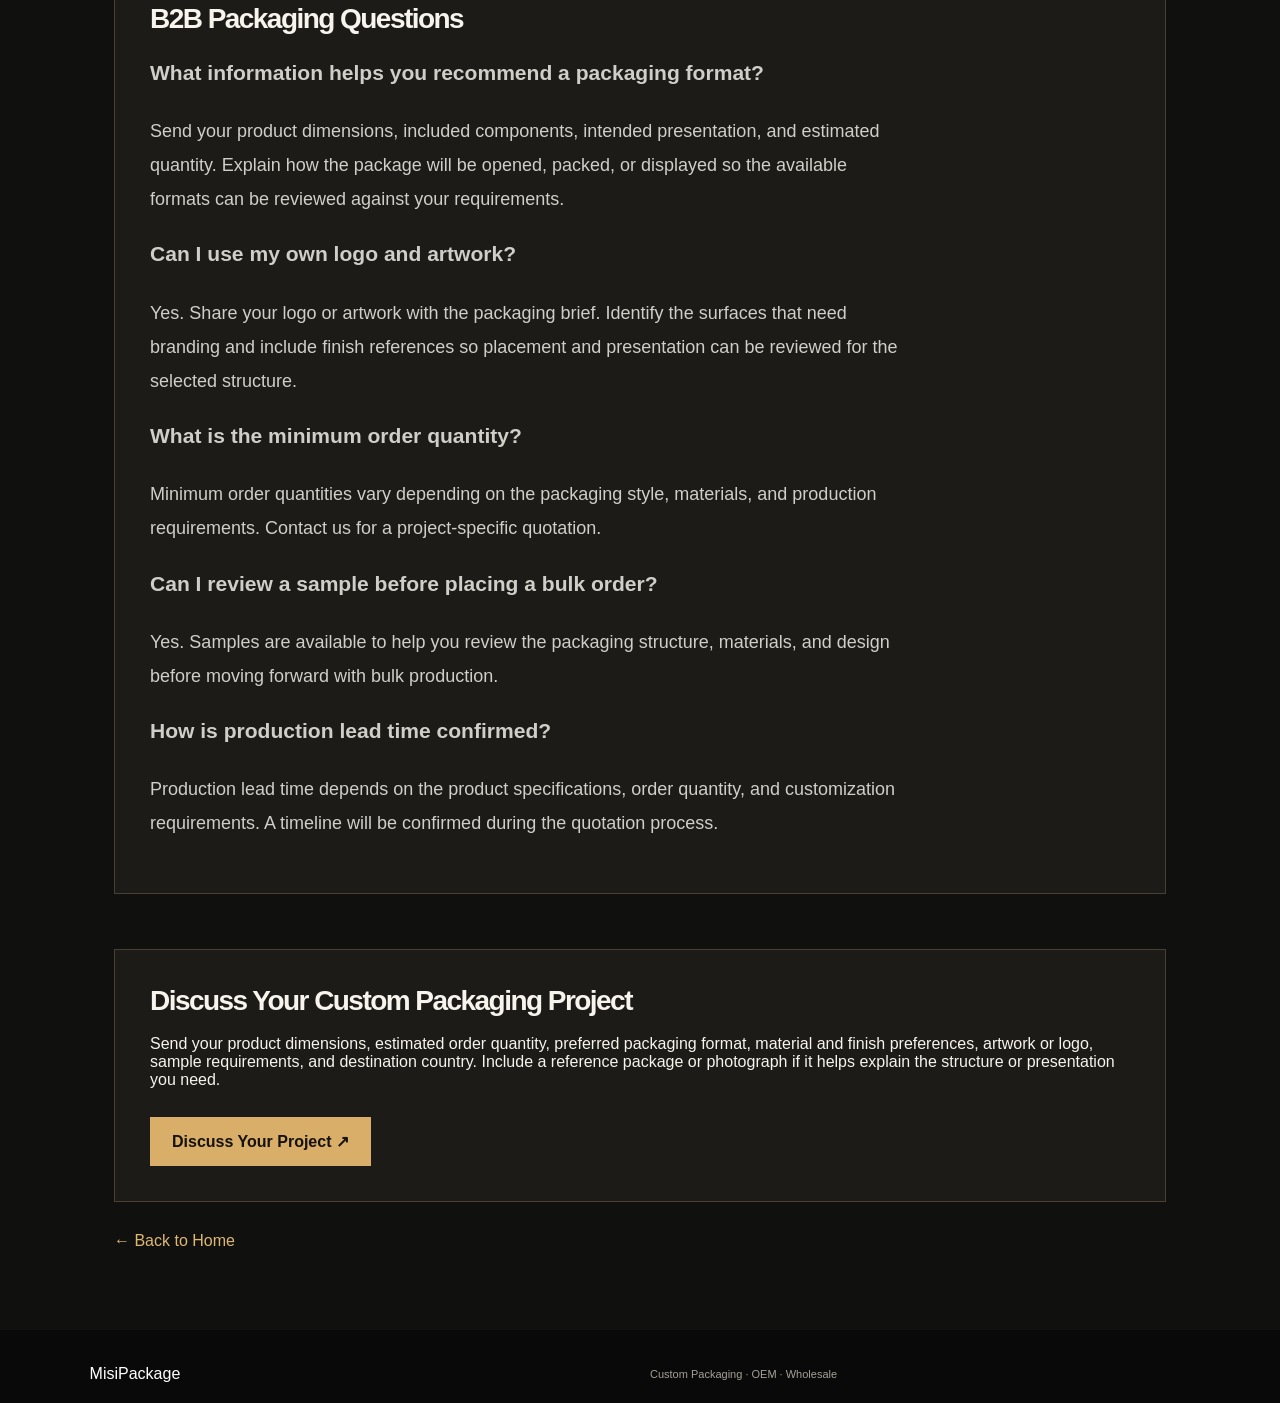
<file: about/index.html>
<!DOCTYPE html>
<html lang="en">
<head>
  <meta charset="UTF-8">
  <meta name="viewport" content="width=device-width, initial-scale=1">
  <title>About MisiPackage | Custom Vape Packaging Supplier</title>
  <meta name="description" content="Meet MisiPackage, a B2B custom vape packaging supplier. Explore paperboard boxes, rigid boxes, hanging cartons, Mylar bags, samples and wholesale quotes.">
  <link rel="canonical" href="https://www.misipackage.com/about/">
  <meta property="og:type" content="website">
  <meta property="og:title" content="About MisiPackage | Custom Vape Packaging Supplier">
  <meta property="og:description" content="Meet MisiPackage, a B2B custom vape packaging supplier. Explore paperboard boxes, rigid boxes, hanging cartons, Mylar bags, samples and wholesale quotes.">
  <meta property="og:url" content="https://www.misipackage.com/about/">
  <meta property="og:site_name" content="MisiPackage">
  <meta property="og:locale" content="en_US">
  <meta property="og:image" content="https://www.misipackage.com/assets/misipackage-home-hero-optimized-1024.webp">
  <meta property="og:image:type" content="image/webp">
  <meta property="og:image:width" content="1024">
  <meta property="og:image:height" content="768">
  <meta property="og:image:alt" content="Illustrative collection of branded packaging boxes, tubes and pouches">
  <link rel="icon" href="/favicon.svg" type="image/svg+xml">
  <link rel="stylesheet" href="../styles.css">
  <style>
    .about-page {
      background: #10100f;
      color: #f7f4ee;
      min-height: 80vh;
    }
    .about-wrap {
      max-width: 1100px;
      margin: auto;
      padding: 80px 24px;
    }
    .about-eyebrow {
      color: #d8ad68;
      letter-spacing: 3px;
      font-size: 12px;
      font-weight: 700;
      text-transform: uppercase;
    }
    .about-wrap h1 {
      max-width: 850px;
      font-size: clamp(38px, 6vw, 68px);
      line-height: 1.08;
      margin: 24px 0;
    }
    .about-wrap h2 {
      font-size: 28px;
      margin: 0 0 18px;
    }
    .about-intro {
      max-width: 760px;
      font-size: 18px;
      line-height: 1.9;
      color: #d0cec8;
    }
    .about-grid {
      display: grid;
      grid-template-columns: repeat(2, minmax(0, 1fr));
      gap: 20px;
      margin-top: 54px;
    }
    .about-card {
      border: 1px solid #39352d;
      padding: 28px;
      border-radius: 4px;
    }
    .about-card h2 {
      font-family: inherit;
      font-size: 1.17em;
      font-weight: 700;
      line-height: normal;
      letter-spacing: normal;
      color: #dfb873;
      margin: 0 0 1em;
    }
    .about-card p {
      color: #c8c5be;
      line-height: 1.8;
    }
    .about-cta {
      margin-top: 55px;
      padding: 35px;
      background: #1d1b17;
      border: 1px solid #4a4030;
    }
    .about-cta a {
      display: inline-block;
      margin-top: 12px;
      padding: 15px 22px;
      background: #d9ae69;
      color: #15120d;
      text-decoration: none;
      font-weight: 700;
    }
    .about-home {
      display: inline-block;
      margin-top: 30px;
      color: #dfb873;
    }
    @media (max-width: 640px) {
      .about-wrap { padding: 50px 20px; }
      .about-grid { grid-template-columns: 1fr; }
      .about-card { padding: 22px; }
    }
  </style>
<!-- Google tag (gtag.js) -->
<script async src="https://www.googletagmanager.com/gtag/js?id=G-F40V4904KE"></script>
<script>
  window.dataLayer = window.dataLayer || [];
  function gtag(){dataLayer.push(arguments);}
  gtag('js', new Date());
  gtag('config', 'G-F40V4904KE');
</script>

  <script type="application/ld+json">
{
  "@context": "https://schema.org",
  "@graph": [
    {
      "@type": "AboutPage",
      "@id": "https://www.misipackage.com/about/#webpage",
      "url": "https://www.misipackage.com/about/",
      "name": "About MisiPackage",
      "isPartOf": {
        "@id": "https://www.misipackage.com/#website"
      },
      "inLanguage": "en-US",
      "description": "Meet MisiPackage, a B2B custom vape packaging supplier. Explore paperboard boxes, rigid boxes, hanging cartons, Mylar bags, samples and wholesale quotes.",
      "about": {
        "@id": "https://www.misipackage.com/#organization"
      }
    },
    {
      "@type": "BreadcrumbList",
      "@id": "https://www.misipackage.com/about/#breadcrumb",
      "itemListElement": [
        {
          "@type": "ListItem",
          "position": 1,
          "name": "Home",
          "item": "https://www.misipackage.com/"
        },
        {
          "@type": "ListItem",
          "position": 2,
          "name": "About MisiPackage",
          "item": "https://www.misipackage.com/about/"
        }
      ]
    }
  ]
}
  </script>
</head>
<body>
  <header class="site-header has-blog-link">
    <a class="brand" href="/" aria-label="MisiPackage home">
      <span class="brand-mark">M</span>
      <span>MisiPackage<small>PACKAGING THAT BUILDS BRANDS</small></span>
    </a>
    <button class="menu-toggle" aria-label="Toggle navigation" aria-expanded="false">☰</button>
    <nav class="nav-links" aria-label="Main navigation">
      <a href="/#products">Products</a>
      <a href="/#customization">Customization</a>
      <a href="/blog/">Blog</a>
      <a href="/about/" aria-current="page">About Us</a>
      <a href="/#why-us">Why MisiPackage</a>
      <a href="/#process">How It Works</a>
      <a class="nav-quote" href="/wholesale-vape-packaging-quote/">Get a Quote ↗</a>
    </nav>
  </header>

  <main class="about-page">
    <section class="about-wrap">
      <p class="about-eyebrow">ABOUT MISIPACKAGE</p>
      <h1>Custom Vape Packaging for Brands and Wholesale Buyers</h1>
      <p class="about-intro">
        MisiPackage is a B2B custom packaging supplier supporting vape brands,
        wholesalers, distributors, and packaging buyers. Our product range
        includes paperboard cartons, rigid boxes, hanging display packaging,
        tube packaging, and custom printed Mylar bags, with structural and
        branding details reviewed for each project.
      </p>
      <p class="about-intro">
        Start with your product dimensions, intended presentation, and estimated
        order quantity. We can discuss packaging formats, material and finish
        preferences, interior arrangements, artwork, and sampling requirements
        before confirming a project-specific quotation.
      </p>

      <div class="about-grid">
        <article class="about-card">
          <h2>Packaging Formats for Vape Brands</h2>
          <p>
            Compare <a href="/products/sliding-drawer-box/">sleeve-and-tray boxes</a>,
            <a href="/products/magnetic-rigid-gift-box/">magnetic rigid boxes</a>,
            <a href="/products/child-resistant-tube-box/">button-lock tubes</a>,
            <a href="/products/hanging-vape-box/">hanging cartons</a>,
            <a href="/products/windowed-hanging-vape-box/">windowed hanging cartons</a>,
            <a href="/products/cardboard-display-box/">cardboard counter displays</a>,
            and <a href="/products/custom-mylar-bags/">printed Mylar bags</a>.
            Select a format around your product dimensions, opening requirements,
            and intended retail presentation.
          </p>
        </article>
        <article class="about-card">
          <h2>Structure, Printing and Finishes</h2>
          <p>
            Discuss dimensions, interior arrangements, paperboard appearance,
            and printed branding for the selected packaging format. Share artwork
            and finish references to review options such as custom printing,
            foil stamping, and embossing.
          </p>
          <p>
            Review the proposed structure and finish combination together so the
            packaging brief describes both product fit and brand presentation.
          </p>
        </article>
        <article class="about-card">
          <h2>OEM and Wholesale Quotations</h2>
          <p>
            Provide the packaging style, product measurements, estimated order
            quantity, artwork requirements, and destination country for a
            project-specific quotation.
          </p>
          <p>
            Minimum order quantities vary depending on the packaging style,
            materials, and production requirements. Contact us for a
            project-specific quotation.
          </p>
          <p>
            Use our <a href="/blog/custom-packaging-quote-checklist/">custom packaging quote checklist</a>
            to organize the information for your project.
          </p>
        </article>
        <article class="about-card">
          <h2>Sampling and Production Planning</h2>
          <p>
            Samples are available to help you review the packaging structure,
            materials, and design before moving forward with bulk production.
          </p>
          <p>
            Review product fit, access, closure operation, and artwork placement
            with the intended contents. Confirm the packaging specification
            before approving production.
          </p>
          <p>
            Production lead time depends on the product specifications, order
            quantity, and customization requirements. A timeline will be
            confirmed during the quotation process.
          </p>
        </article>
      </div>

      <section class="about-cta" aria-labelledby="about-questions-heading">
        <h2 id="about-questions-heading">B2B Packaging Questions</h2>
        <div class="about-intro">
          <h3>What information helps you recommend a packaging format?</h3>
          <p>
            Send your product dimensions, included components, intended
            presentation, and estimated quantity. Explain how the package will
            be opened, packed, or displayed so the available formats can be
            reviewed against your requirements.
          </p>
          <h3>Can I use my own logo and artwork?</h3>
          <p>
            Yes. Share your logo or artwork with the packaging brief. Identify
            the surfaces that need branding and include finish references so
            placement and presentation can be reviewed for the selected structure.
          </p>
          <h3>What is the minimum order quantity?</h3>
          <p>
            Minimum order quantities vary depending on the packaging style,
            materials, and production requirements. Contact us for a
            project-specific quotation.
          </p>
          <h3>Can I review a sample before placing a bulk order?</h3>
          <p>
            Yes. Samples are available to help you review the packaging
            structure, materials, and design before moving forward with
            bulk production.
          </p>
          <h3>How is production lead time confirmed?</h3>
          <p>
            Production lead time depends on the product specifications, order
            quantity, and customization requirements. A timeline will be
            confirmed during the quotation process.
          </p>
        </div>
      </section>

      <section class="about-cta">
        <h2>Discuss Your Custom Packaging Project</h2>
        <p>
          Send your product dimensions, estimated order quantity, preferred
          packaging format, material and finish preferences, artwork or logo,
          sample requirements, and destination country. Include a reference
          package or photograph if it helps explain the structure or
          presentation you need.
        </p>
        <a href="https://wa.me/8615919957110?text=Hello%20Misipackage%2C%20I%20just%20viewed%20your%20website%20and%20would%20like%20to%20discuss%20a%20custom%20project.%20Can%20we%20chat%3F">
          Discuss Your Project ↗
        </a>
      </section>

      <a class="about-home" href="/">← Back to Home</a>
    </section>
  </main>

  <footer class="site-footer">
    <a href="/">MisiPackage</a>
    <p>Custom Packaging · OEM · Wholesale</p>
  </footer>
  <a
  class="whatsapp-float"
  href="https://wa.me/8615919957110?text=Hello%20Misipackage%2C%20I%20just%20viewed%20your%20website%20and%20would%20like%20to%20discuss%20a%20custom%20project.%20Can%20we%20chat%3F"
  target="_blank"
  rel="noopener noreferrer"
  aria-label="Chat with Misipackage on WhatsApp"
  title="Chat with Misipackage on WhatsApp"
>
  <span class="whatsapp-float__icon">
    <svg viewBox="0 0 32 32" aria-hidden="true">
      <path fill="currentColor" d="M19.11 17.27c-.27-.14-1.58-.78-1.82-.87-.24-.09-.41-.14-.58.14-.17.27-.67.87-.82 1.05-.15.18-.31.21-.58.07-.27-.14-1.12-.41-2.13-1.31-.79-.7-1.32-1.57-1.47-1.84-.15-.27-.02-.41.11-.55.12-.12.27-.31.41-.46.14-.15.18-.27.27-.45.09-.18.05-.34-.02-.48-.07-.14-.58-1.4-.79-1.92-.21-.5-.43-.43-.58-.43h-.5c-.18 0-.46.07-.7.34-.24.27-.92.9-.92 2.19 0 1.29.94 2.53 1.07 2.7.14.18 1.85 2.82 4.49 3.95.63.27 1.13.43 1.51.55.63.2 1.21.17 1.66.1.51-.08 1.58-.65 1.8-1.27.22-.62.22-1.15.15-1.27-.06-.12-.23-.19-.5-.33z"/>
      <path fill="currentColor" d="M16 3C8.83 3 3 8.73 3 15.8c0 2.28.6 4.5 1.74 6.45L3 29l6.96-1.8A13.1 13.1 0 0 0 16 28.6c7.17 0 13-5.73 13-12.8C29 8.73 23.17 3 16 3zm0 23.34c-1.92 0-3.8-.5-5.45-1.46l-.39-.23-4.13 1.07 1.1-4.02-.25-.41A10.94 10.94 0 0 1 5.2 15.8C5.2 9.94 10.03 5.2 16 5.2S26.8 9.94 26.8 15.8 21.97 26.34 16 26.34z"/>
    </svg>
  </span>
</a>
  <script src="/script.js"></script>
</body>
</html>
</file>
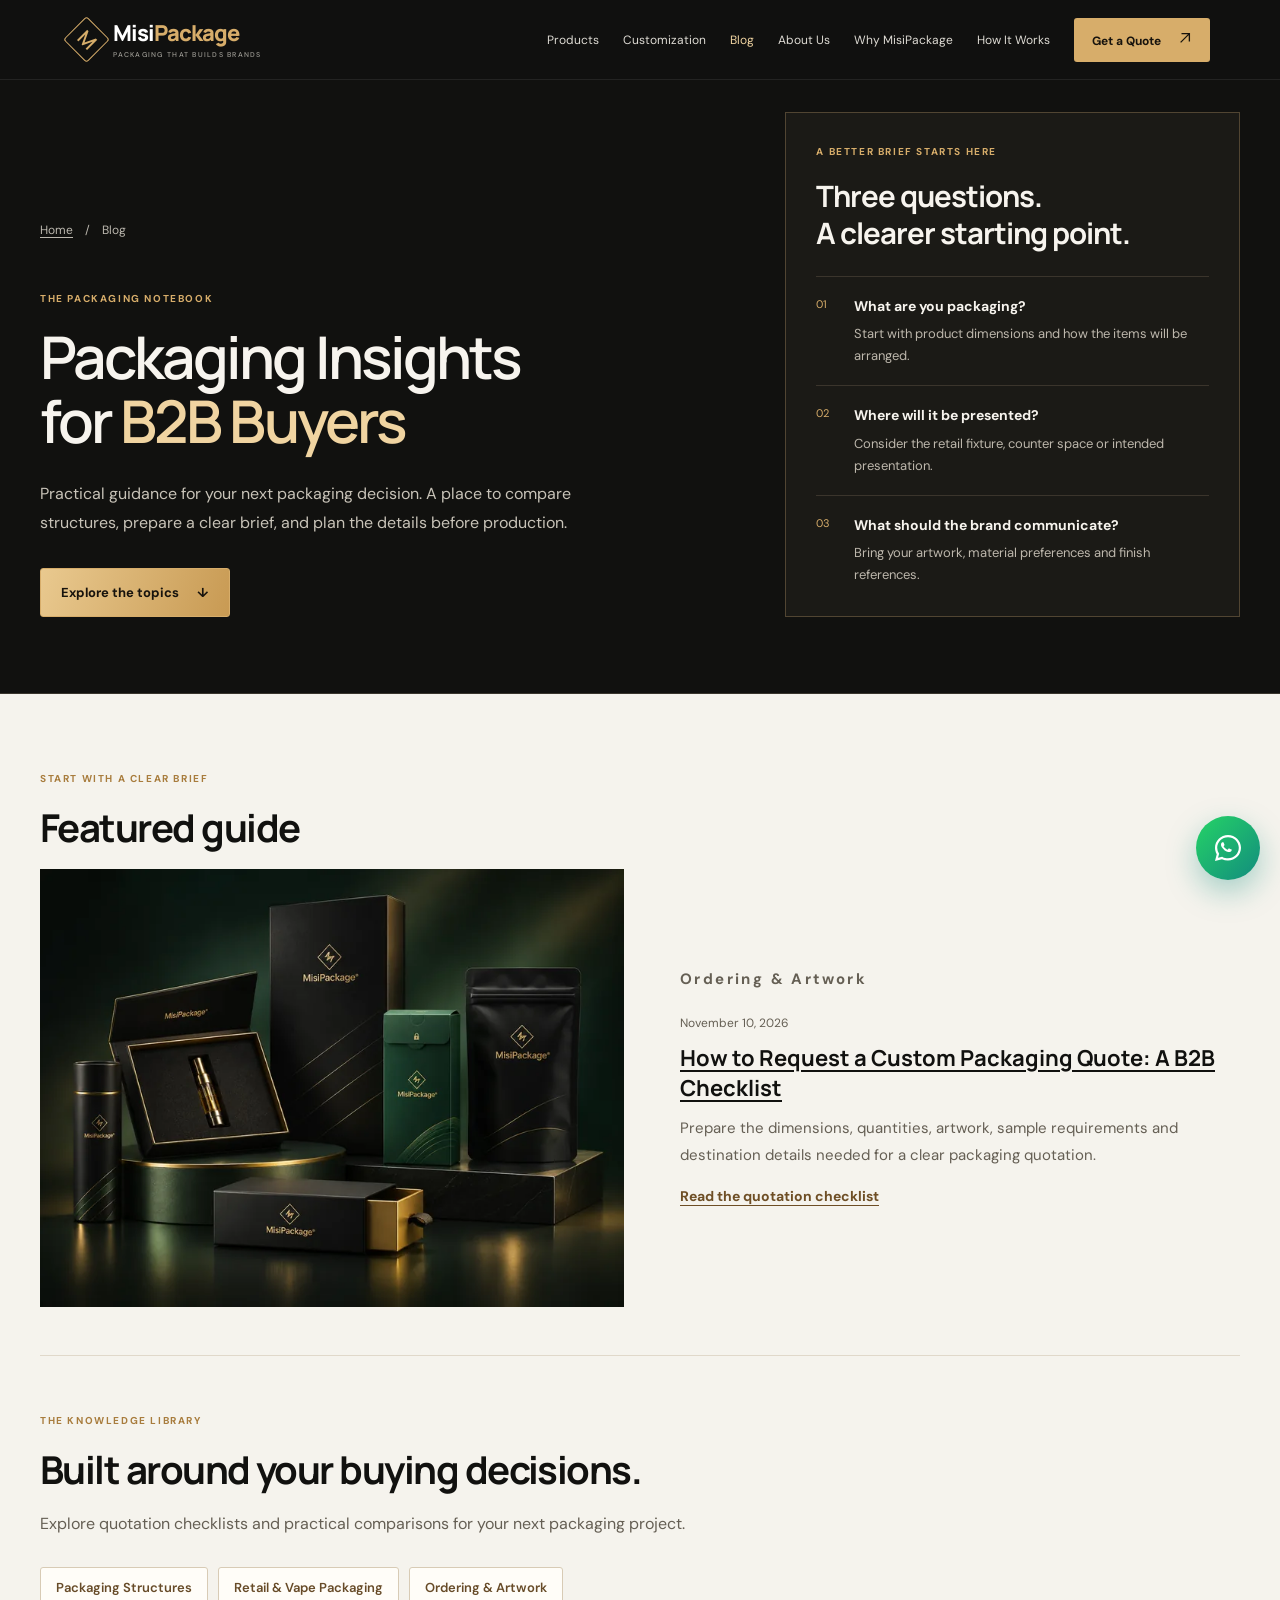
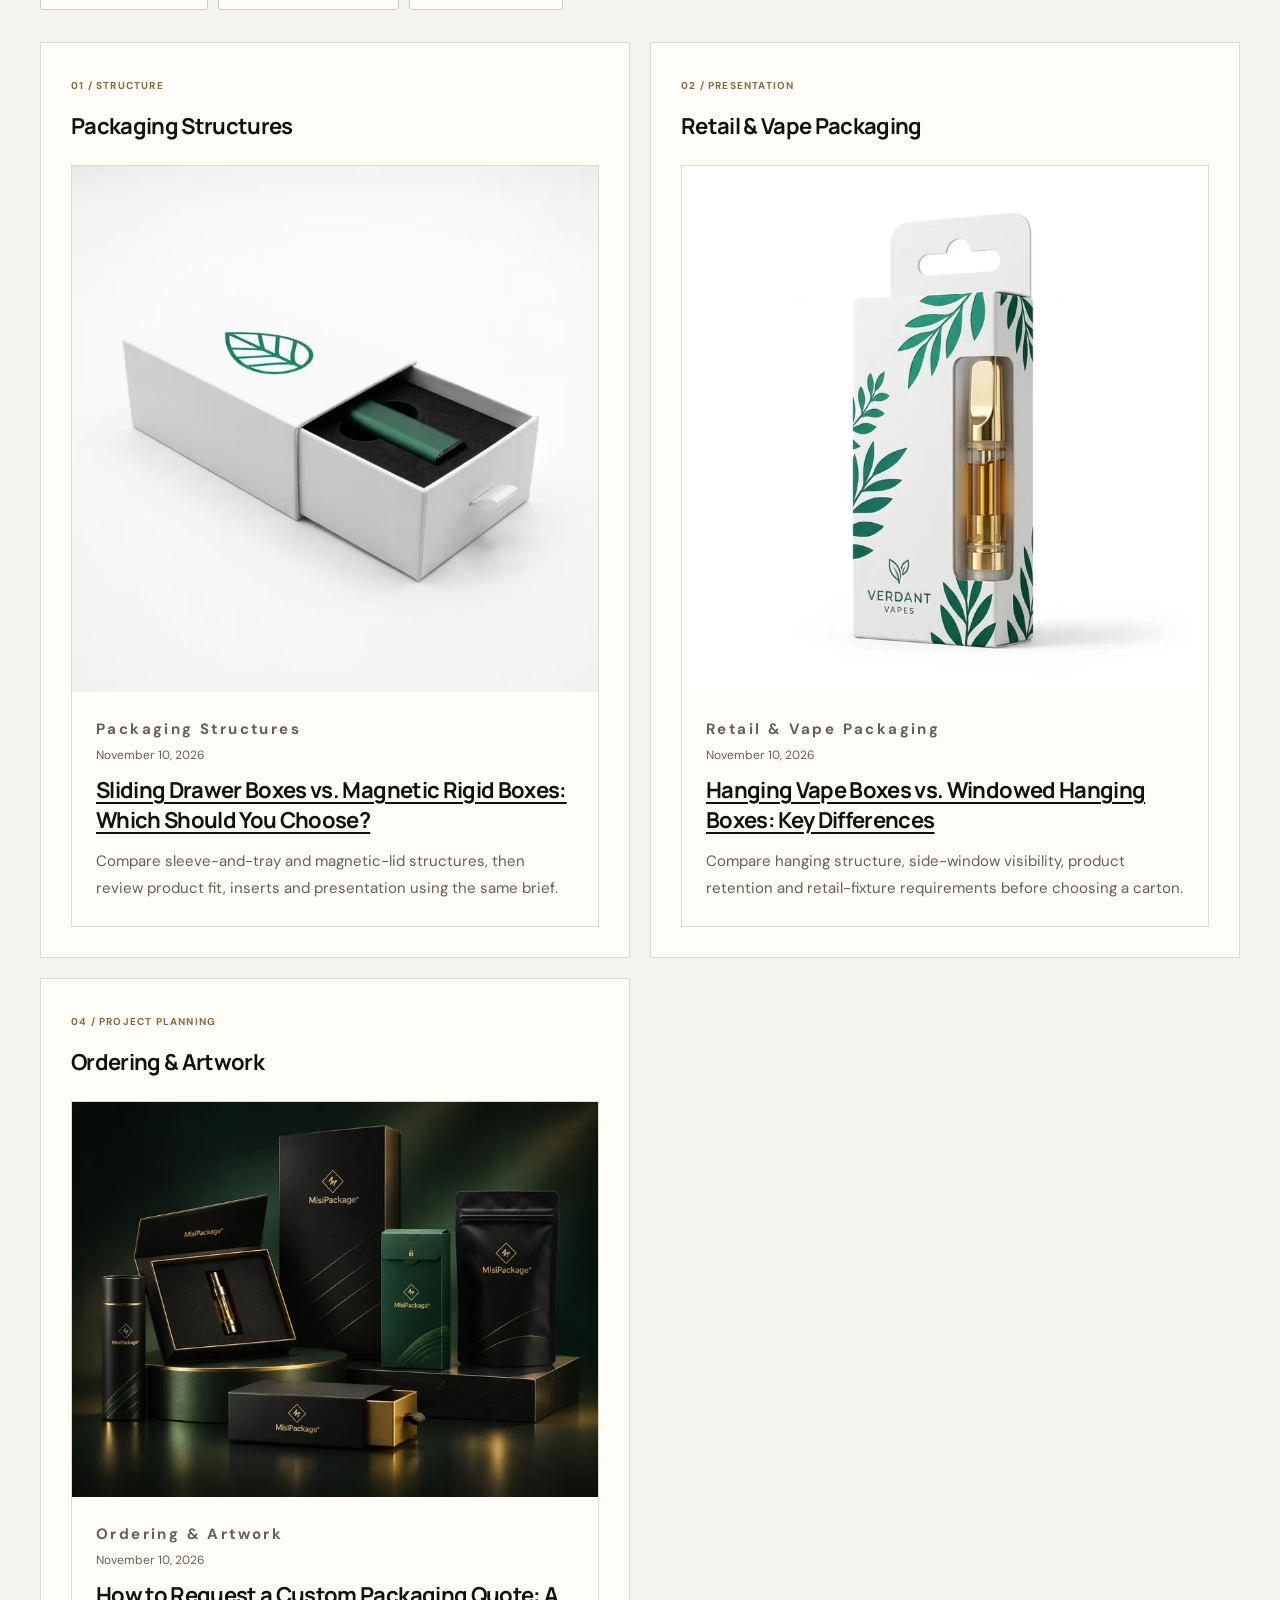
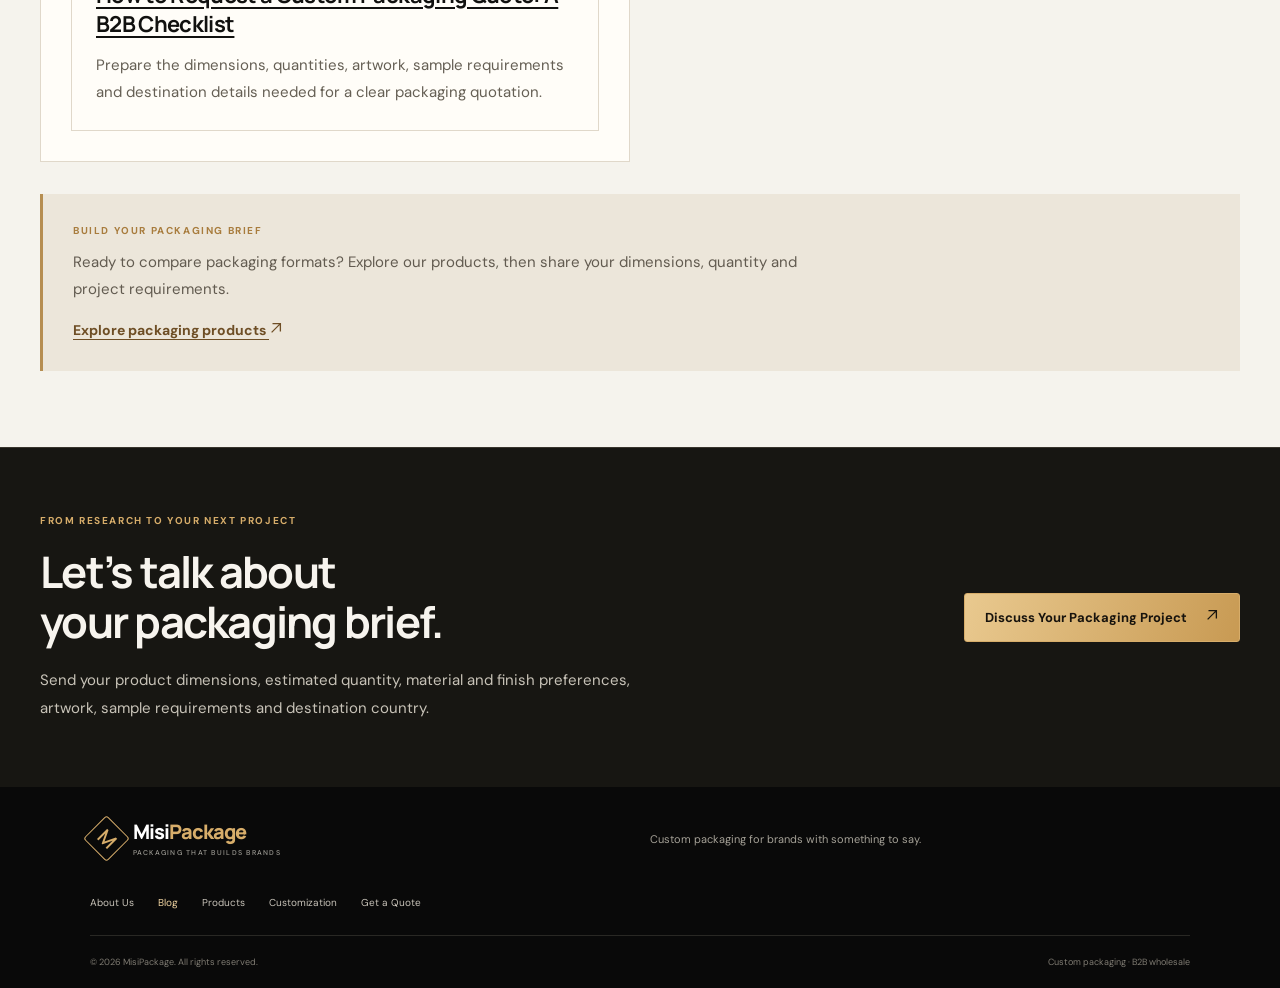
<file: blog/index.html>
<!doctype html>
<html lang="en">
<head>
  <meta charset="utf-8">
  <meta name="viewport" content="width=device-width, initial-scale=1">
  <meta name="theme-color" content="#10100f">
  <title>Packaging Insights &amp; Buying Guides | MisiPackage</title>
  <meta name="description" content="Read B2B packaging guides: prepare a quotation brief, compare drawer and magnetic boxes, and choose between hanging and windowed retail cartons.">
  <link rel="canonical" href="https://www.misipackage.com/blog/">
  <meta property="og:type" content="website">
  <meta property="og:title" content="Packaging Insights &amp; Buying Guides | MisiPackage">
  <meta property="og:description" content="Read B2B packaging guides: prepare a quotation brief, compare drawer and magnetic boxes, and choose between hanging and windowed retail cartons.">
  <meta property="og:url" content="https://www.misipackage.com/blog/">
  <meta property="og:image" content="https://www.misipackage.com/assets/misipackage-home-hero-optimized-1024.webp">
  <meta property="og:image:alt" content="A collection of branded boxes, tubes and pouches from MisiPackage">
  <meta property="og:image:width" content="1024">
  <meta property="og:image:height" content="768">
  <meta name="twitter:card" content="summary_large_image">
  <link rel="icon" href="/favicon.svg" type="image/svg+xml">
  <link rel="alternate" type="application/rss+xml" title="MisiPackage Packaging Insights" href="/blog/feed.xml">
  <link rel="preconnect" href="https://fonts.googleapis.com">
  <link rel="preconnect" href="https://fonts.gstatic.com" crossorigin>
  <link href="https://fonts.googleapis.com/css2?family=DM+Sans:wght@400;500;600;700&amp;family=Manrope:wght@400;500;600;700;800&amp;display=swap" rel="stylesheet">
  <link rel="stylesheet" href="/styles.css">
  <link rel="stylesheet" href="/blog/blog.css">
  <script async src="https://www.googletagmanager.com/gtag/js?id=G-F40V4904KE"></script>
  <script>
    window.dataLayer = window.dataLayer || [];
    function gtag(){dataLayer.push(arguments);}
    gtag('js', new Date());
    gtag('config', 'G-F40V4904KE');
  </script>
  <script src="/blog/blog.js" defer></script>

  <script type="application/ld+json">
{
  "@context": "https://schema.org",
  "@graph": [
    {
      "@type": "CollectionPage",
      "@id": "https://www.misipackage.com/blog/#webpage",
      "url": "https://www.misipackage.com/blog/",
      "name": "Packaging Insights for B2B Buyers",
      "isPartOf": {
        "@id": "https://www.misipackage.com/#website"
      },
      "inLanguage": "en-US",
      "description": "Read B2B packaging guides: prepare a quotation brief, compare drawer and magnetic boxes, and choose between hanging and windowed retail cartons."
    },
    {
      "@type": "BreadcrumbList",
      "@id": "https://www.misipackage.com/blog/#breadcrumb",
      "itemListElement": [
        {
          "@type": "ListItem",
          "position": 1,
          "name": "Home",
          "item": "https://www.misipackage.com/"
        },
        {
          "@type": "ListItem",
          "position": 2,
          "name": "Blog",
          "item": "https://www.misipackage.com/blog/"
        },
        {
          "@type": "ListItem",
          "position": 3,
          "name": "Packaging Insights for B2B Buyers",
          "item": "https://www.misipackage.com/blog/"
        }
      ]
    }
  ]
}
  </script>
</head>
<body class="blog-page" data-page-type="blog_index">
  <a class="blog-skip" href="#blog-main">Skip to content</a>
  <header class="site-header">
    <a class="brand" href="/" aria-label="MisiPackage home"><span class="brand-mark">M</span><span>Misi<span>Package</span><small>PACKAGING THAT BUILDS BRANDS</small></span></a>
    <details class="blog-menu">
      <summary class="menu-toggle" aria-controls="blog-navigation" aria-label="Toggle navigation"><span aria-hidden="true"></span></summary>
    </details>
    <nav id="blog-navigation" class="nav-links" aria-label="Main navigation"><a href="/#products">Products</a><a href="/#customization">Customization</a><a href="/blog/" aria-current="page">Blog</a><a href="/about/">About Us</a><a href="/#why-us">Why MisiPackage</a><a href="/#process">How It Works</a><a class="nav-quote" data-cta-position="header_navigation" href="/wholesale-vape-packaging-quote/">Get a Quote <span><svg width="14" height="14" viewBox="0 0 16 16" aria-hidden="true" focusable="false" fill="none" stroke="currentColor" stroke-width="1.5"><path d="M3 13 13 3M4 3h9v9"/></svg></span></a></nav>
  </header>

  <main id="blog-main">
    <section class="blog-intro" aria-labelledby="blog-title">
      <div class="blog-container blog-intro-grid">
        <div>
          <nav class="blog-breadcrumb" aria-label="Breadcrumb"><a href="/">Home</a><span aria-hidden="true">/</span><span aria-current="page">Blog</span></nav>
          <p class="blog-eyebrow">THE PACKAGING NOTEBOOK</p>
          <h1 id="blog-title">Packaging Insights <br>for <em>B2B Buyers</em></h1>
          <p class="blog-lead">Practical guidance for your next packaging decision. A place to compare structures, prepare a clear brief, and plan the details before production.</p>
          <a class="blog-button blog-button-gold" href="#blog-topics">Explore the topics <span aria-hidden="true">↓</span></a>
        </div>
        <aside class="blog-brief" aria-labelledby="brief-heading">
          <p class="blog-eyebrow">A BETTER BRIEF STARTS HERE</p>
          <h2 id="brief-heading">Three questions. <br>A clearer starting point.</h2>
          <ol class="blog-brief-list">
            <li><span>01</span><div><strong>What are you packaging?</strong><p>Start with product dimensions and how the items will be arranged.</p></div></li>
            <li><span>02</span><div><strong>Where will it be presented?</strong><p>Consider the retail fixture, counter space or intended presentation.</p></div></li>
            <li><span>03</span><div><strong>What should the brand communicate?</strong><p>Bring your artwork, material preferences and finish references.</p></div></li>
          </ol>
        </aside>
      </div>
    </section>

    <div class="blog-container blog-library">
      <section class="blog-featured" id="featured-article" aria-labelledby="featured-heading">
        <div class="blog-section-heading"><p class="blog-eyebrow">START WITH A CLEAR BRIEF</p><h2 id="featured-heading">Featured guide</h2></div>
        <div class="blog-featured-content">
          <img class="blog-card-image" src="/assets/misipackage-home-hero-optimized.webp" srcset="/assets/misipackage-home-hero-optimized-480.webp 480w, /assets/misipackage-home-hero-optimized-768.webp 768w, /assets/misipackage-home-hero-optimized-1024.webp 1024w, /assets/misipackage-home-hero-optimized.webp 1448w" sizes="(max-width: 600px) calc(100vw - 40px), (max-width: 1264px) calc((100vw - 96px) / 2), 584px" width="1448" height="1086" alt="Illustrative collection of branded rigid boxes, tube packaging and pouches" loading="eager" fetchpriority="high" decoding="async">
          <div class="blog-card-copy">
            <p class="blog-eyebrow">Ordering &amp; Artwork</p>
    <time datetime="2026-11-10">November 10, 2026</time>
            <h3><a href="/blog/custom-packaging-quote-checklist/">How to Request a Custom Packaging Quote: A B2B Checklist</a></h3>
            <p>Prepare the dimensions, quantities, artwork, sample requirements and destination details needed for a clear packaging quotation.</p>
            <a class="blog-text-link" href="/blog/custom-packaging-quote-checklist/">Read the quotation checklist</a>
          </div>
        </div>
      </section>

      <section id="blog-topics" aria-labelledby="topics-heading">
        <div class="blog-section-heading">
          <p class="blog-eyebrow">THE KNOWLEDGE LIBRARY</p>
          <h2 id="topics-heading">Built around your buying decisions.</h2>
          <p>Explore quotation checklists and practical comparisons for your next packaging project.</p>
        </div>
        <nav class="blog-categories" aria-label="Guide topics">
          <a href="#packaging-structures">Packaging Structures</a>
          <a href="#retail-vape-packaging">Retail &amp; Vape Packaging</a>
          <a href="#flexible-pouches" hidden>Flexible Pouches</a>
          <a href="#ordering-artwork">Ordering &amp; Artwork</a>
        </nav>
        <div class="blog-topic-grid">
          <section class="blog-topic" id="packaging-structures" aria-labelledby="structures-heading">
            <span class="blog-topic-number" aria-hidden="true">01 / STRUCTURE</span>
            <h3 id="structures-heading">Packaging Structures</h3>
            <div class="blog-article-grid">
<article class="blog-article-card" aria-labelledby="card-sliding-drawer-vs-magnetic-rigid-boxes">
  <img class="blog-card-image" src="/assets/sliding-drawer-box-optimized.webp" srcset="/assets/sliding-drawer-box-optimized-480.webp 480w, /assets/sliding-drawer-box-optimized-768.webp 768w, /assets/sliding-drawer-box-optimized.webp 1024w" sizes="(max-width: 600px) calc(100vw - 92px), (max-width: 1264px) calc((100vw - 84px) / 2 - 64px), 526px" width="1024" height="1024" alt="Illustrative sliding drawer box with an outer sleeve and partially extended tray" loading="lazy" decoding="async">
  <div class="blog-card-copy">
    <p class="blog-eyebrow">Packaging Structures</p>
    <time datetime="2026-11-10">November 10, 2026</time>
    <h3 id="card-sliding-drawer-vs-magnetic-rigid-boxes"><a href="/blog/sliding-drawer-vs-magnetic-rigid-boxes/">Sliding Drawer Boxes vs. Magnetic Rigid Boxes: Which Should You Choose?</a></h3>
    <p>Compare sleeve-and-tray and magnetic-lid structures, then review product fit, inserts and presentation using the same brief.</p>
  </div>
</article>
</div>
          </section>
          <section class="blog-topic" id="retail-vape-packaging" aria-labelledby="retail-heading">
            <span class="blog-topic-number" aria-hidden="true">02 / PRESENTATION</span>
            <h3 id="retail-heading">Retail &amp; Vape Packaging</h3>
            <div class="blog-article-grid">
<article class="blog-article-card" aria-labelledby="card-hanging-vs-windowed-vape-boxes">
  <img class="blog-card-image" src="/assets/windowed-hanging-vape-box-optimized.webp" srcset="/assets/windowed-hanging-vape-box-optimized-480.webp 480w, /assets/windowed-hanging-vape-box-optimized-768.webp 768w, /assets/windowed-hanging-vape-box-optimized.webp 1024w" sizes="(max-width: 600px) calc(100vw - 92px), (max-width: 1264px) calc((100vw - 84px) / 2 - 64px), 526px" width="1024" height="1024" alt="Illustrative hanging vape carton with a side window showing the product inside" loading="lazy" decoding="async">
  <div class="blog-card-copy">
    <p class="blog-eyebrow">Retail &amp; Vape Packaging</p>
    <time datetime="2026-11-10">November 10, 2026</time>
    <h3 id="card-hanging-vs-windowed-vape-boxes"><a href="/blog/hanging-vs-windowed-vape-boxes/">Hanging Vape Boxes vs. Windowed Hanging Boxes: Key Differences</a></h3>
    <p>Compare hanging structure, side-window visibility, product retention and retail-fixture requirements before choosing a carton.</p>
  </div>
</article>
</div>
          </section>
          <section class="blog-topic" id="flexible-pouches" hidden aria-labelledby="pouches-heading">
            <span class="blog-topic-number" aria-hidden="true">03 / FLEXIBLE FORMATS</span>
            <h3 id="pouches-heading">Flexible Pouches</h3>
            <p>Guides to pouch dimensions, closures, printed artwork and wholesale project planning.</p>
            <div class="blog-article-grid">
<article class="blog-article-card" aria-labelledby="card-custom-mylar-bag-design-printing-guide">
  <img class="blog-card-image" src="/assets/custom-mylar-bags-structure-optimized.webp" width="1024" height="1024" alt="Custom Mylar pouch structure with resealable closure and printed panels" loading="lazy" decoding="async">
  <div class="blog-card-copy">
    <p class="blog-eyebrow">Flexible Pouches</p>
    <time datetime="2026-11-23">November 23, 2026</time>
    <h3 id="card-custom-mylar-bag-design-printing-guide"><a href="/blog/custom-mylar-bag-design-printing-guide/">Custom Mylar Bag Design and Printing: A B2B Buyer’s Guide</a></h3>
    <p>Plan pouch size, usable fill space, zipper and tear-notch details, artwork, samples and wholesale quote requirements.</p>
  </div>
</article>
</div>
          </section>
          <section class="blog-topic" id="ordering-artwork" aria-labelledby="ordering-heading">
            <span class="blog-topic-number" aria-hidden="true">04 / PROJECT PLANNING</span>
            <h3 id="ordering-heading">Ordering &amp; Artwork</h3>
            <div class="blog-article-grid">
<article class="blog-article-card" aria-labelledby="card-custom-packaging-quote-checklist">
  <img class="blog-card-image" src="/assets/misipackage-home-hero-optimized.webp" srcset="/assets/misipackage-home-hero-optimized-480.webp 480w, /assets/misipackage-home-hero-optimized-768.webp 768w, /assets/misipackage-home-hero-optimized-1024.webp 1024w, /assets/misipackage-home-hero-optimized.webp 1448w" sizes="(max-width: 600px) calc(100vw - 92px), (max-width: 1264px) calc((100vw - 84px) / 2 - 64px), 526px" width="1448" height="1086" alt="Illustrative collection of branded rigid boxes, tube packaging and pouches" loading="lazy" decoding="async">
  <div class="blog-card-copy">
    <p class="blog-eyebrow">Ordering &amp; Artwork</p>
    <time datetime="2026-11-10">November 10, 2026</time>
    <h3 id="card-custom-packaging-quote-checklist"><a href="/blog/custom-packaging-quote-checklist/">How to Request a Custom Packaging Quote: A B2B Checklist</a></h3>
    <p>Prepare the dimensions, quantities, artwork, sample requirements and destination details needed for a clear packaging quotation.</p>
  </div>
</article>
</div>
          </section>
        </div>
        <div class="blog-empty-state">
          <p class="blog-eyebrow">BUILD YOUR PACKAGING BRIEF</p>
          <p>Ready to compare packaging formats? Explore our products, then share your dimensions, quantity and project requirements.</p>
          <a class="blog-text-link" href="/#products">Explore packaging products <span aria-hidden="true"><svg width="14" height="14" viewBox="0 0 16 16" aria-hidden="true" focusable="false" fill="none" stroke="currentColor" stroke-width="1.5"><path d="M3 13 13 3M4 3h9v9"/></svg></span></a>
        </div>
      </section>
    </div>

    <section class="blog-quote" aria-labelledby="blog-quote-heading">
      <div class="blog-container blog-quote-grid">
        <div>
          <p class="blog-eyebrow">FROM RESEARCH TO YOUR NEXT PROJECT</p>
          <h2 id="blog-quote-heading">Let’s talk about <br>your packaging brief.</h2>
          <p>Send your product dimensions, estimated quantity, material and finish preferences, artwork, sample requirements and destination country.</p>
        </div>
        <a class="blog-button blog-button-gold" data-cta-position="bottom_cta" href="https://wa.me/8615919957110?text=Hello%20Misipackage%2C%20I%20just%20viewed%20your%20website%20and%20would%20like%20to%20discuss%20a%20custom%20project.%20Can%20we%20chat%3F" target="_blank" rel="noopener noreferrer">Discuss Your Packaging Project <span aria-hidden="true"><svg width="14" height="14" viewBox="0 0 16 16" aria-hidden="true" focusable="false" fill="none" stroke="currentColor" stroke-width="1.5"><path d="M3 13 13 3M4 3h9v9"/></svg></span></a>
      </div>
    </section>
  </main>

  <footer class="site-footer">
    <a class="brand footer-brand" href="/" aria-label="MisiPackage home"><span class="brand-mark">M</span><span>Misi<span>Package</span><small>PACKAGING THAT BUILDS BRANDS</small></span></a>
    <p>Custom packaging for brands with something to say.</p>
    <nav class="footer-links" aria-label="Footer navigation"><a href="/about/">About Us</a><a href="/blog/" aria-current="page">Blog</a><a href="/#products">Products</a><a href="/#customization">Customization</a><a href="/#quote">Get a Quote</a></nav>
    <div class="footer-bottom"><span>© <span id="year"></span> MisiPackage. All rights reserved.</span><span>Custom packaging · B2B wholesale</span></div>
  </footer>
  <a
  class="whatsapp-float"
  href="https://wa.me/8615919957110?text=Hello%20Misipackage%2C%20I%20just%20viewed%20your%20website%20and%20would%20like%20to%20discuss%20a%20custom%20project.%20Can%20we%20chat%3F"
  target="_blank"
  rel="noopener noreferrer"
  aria-label="Chat with Misipackage on WhatsApp"
  title="Chat with Misipackage on WhatsApp"
>
  <span class="whatsapp-float__icon">
    <svg viewBox="0 0 32 32" aria-hidden="true">
      <path fill="currentColor" d="M19.11 17.27c-.27-.14-1.58-.78-1.82-.87-.24-.09-.41-.14-.58.14-.17.27-.67.87-.82 1.05-.15.18-.31.21-.58.07-.27-.14-1.12-.41-2.13-1.31-.79-.7-1.32-1.57-1.47-1.84-.15-.27-.02-.41.11-.55.12-.12.27-.31.41-.46.14-.15.18-.27.27-.45.09-.18.05-.34-.02-.48-.07-.14-.58-1.4-.79-1.92-.21-.5-.43-.43-.58-.43h-.5c-.18 0-.46.07-.7.34-.24.27-.92.9-.92 2.19 0 1.29.94 2.53 1.07 2.7.14.18 1.85 2.82 4.49 3.95.63.27 1.13.43 1.51.55.63.2 1.21.17 1.66.1.51-.08 1.58-.65 1.8-1.27.22-.62.22-1.15.15-1.27-.06-.12-.23-.19-.5-.33z"/>
      <path fill="currentColor" d="M16 3C8.83 3 3 8.73 3 15.8c0 2.28.6 4.5 1.74 6.45L3 29l6.96-1.8A13.1 13.1 0 0 0 16 28.6c7.17 0 13-5.73 13-12.8C29 8.73 23.17 3 16 3zm0 23.34c-1.92 0-3.8-.5-5.45-1.46l-.39-.23-4.13 1.07 1.1-4.02-.25-.41A10.94 10.94 0 0 1 5.2 15.8C5.2 9.94 10.03 5.2 16 5.2S26.8 9.94 26.8 15.8 21.97 26.34 16 26.34z"/>
    </svg>
  </span>
</a>
</body>
</html>
</file>
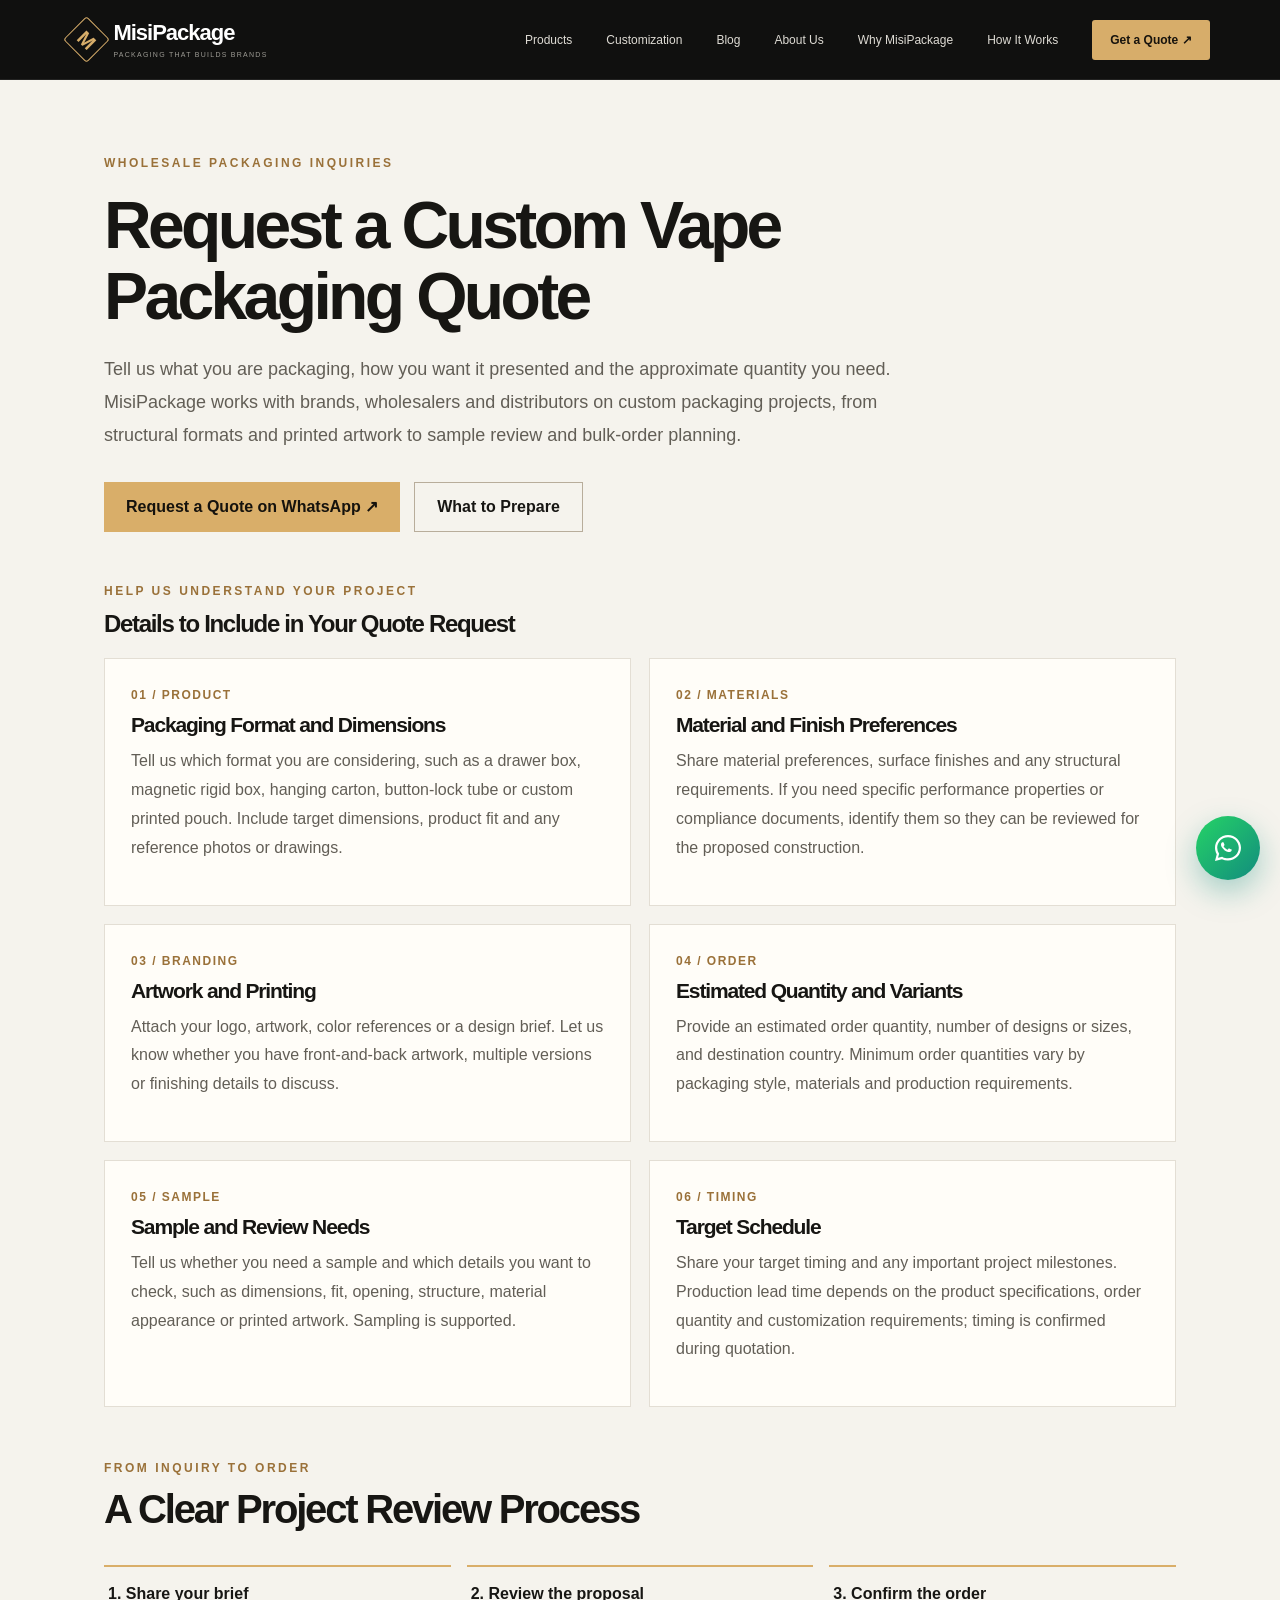
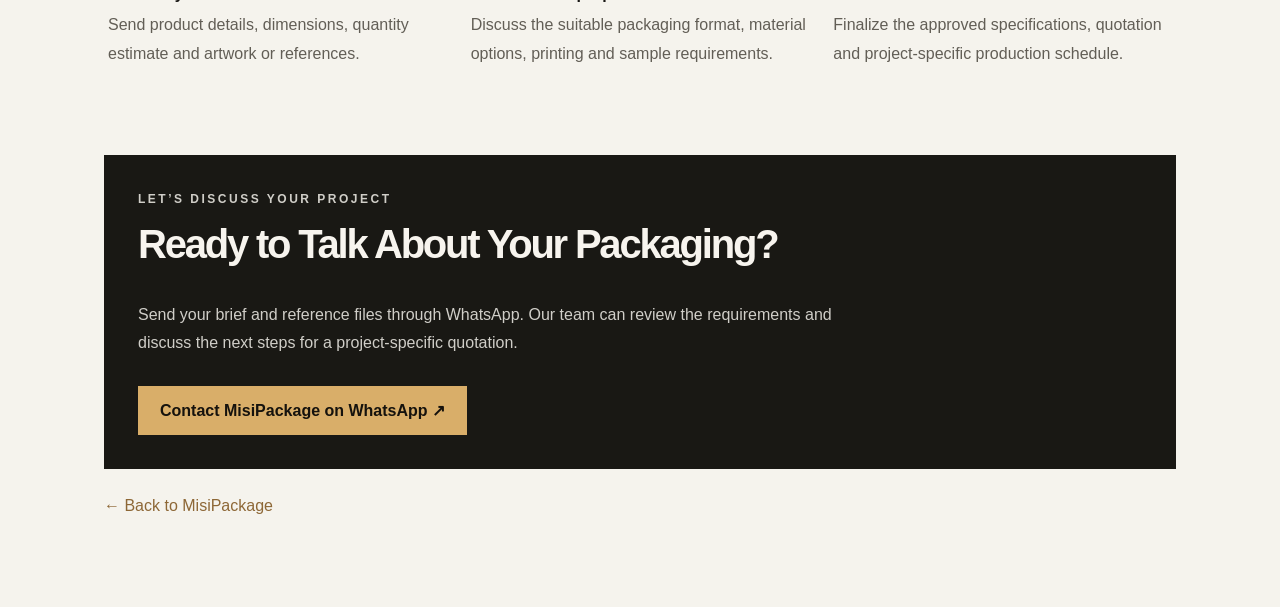
<file: wholesale-vape-packaging-quote/index.html>
<!DOCTYPE html>
<html lang="en">
<head>
  <meta charset="UTF-8">
  <meta name="viewport" content="width=device-width, initial-scale=1">
  <meta name="theme-color" content="#10100f">
  <title>Wholesale Vape Packaging Quote | Custom Packaging | MisiPackage</title>
  <meta name="description" content="Request a wholesale quote for custom vape packaging. Share box or pouch dimensions, materials, artwork, quantity and sample needs with MisiPackage.">
  <link rel="canonical" href="https://www.misipackage.com/wholesale-vape-packaging-quote/">
  <meta property="og:type" content="website">
  <meta property="og:title" content="Wholesale Vape Packaging Quote | MisiPackage">
  <meta property="og:description" content="Discuss custom vape packaging formats, materials, printing, samples and wholesale order requirements with MisiPackage.">
  <meta property="og:url" content="https://www.misipackage.com/wholesale-vape-packaging-quote/">
  <meta property="og:site_name" content="MisiPackage">
  <meta property="og:locale" content="en_US">
  <meta property="og:image" content="https://www.misipackage.com/assets/misipackage-home-hero-optimized-1024.webp">
  <link rel="icon" href="/favicon.svg" type="image/svg+xml">
  <link rel="stylesheet" href="/styles.css">
  <style>
    .quote-page{background:#f5f3ed;color:#171613;min-height:70vh}
    .quote-wrap{max-width:1120px;margin:auto;padding:76px 24px}
    .quote-eyebrow{color:#9a7139;letter-spacing:2.5px;font-size:12px;font-weight:700;text-transform:uppercase}
    .quote-wrap h1{max-width:850px;font-size:clamp(38px,6vw,66px);line-height:1.08;margin:20px 0}
    .quote-lead{max-width:790px;font-size:18px;line-height:1.85;color:#625e56}
    .quote-actions{display:flex;flex-wrap:wrap;gap:14px;margin:30px 0 52px}
    .quote-actions a{display:inline-block;padding:15px 22px;text-decoration:none;font-weight:700}
    .quote-primary{background:#d9ae69;color:#15120d}
    .quote-secondary{border:1px solid #b8ad9b;color:#171613}
    .quote-grid{display:grid;grid-template-columns:repeat(2,minmax(0,1fr));gap:18px}
    .quote-card{background:#fffdf8;border:1px solid #e3ded4;padding:26px}
    .quote-card span{font-size:12px;letter-spacing:1.5px;color:#9a7139;font-weight:700}
    .quote-card h2{font-size:21px;margin:10px 0}
    .quote-card p,.quote-note{line-height:1.8;color:#625e56}
    .quote-process{margin-top:54px}
    .quote-process h2,.quote-bottom h2{font-size:clamp(28px,4vw,40px)}
    .quote-steps{display:grid;grid-template-columns:repeat(3,minmax(0,1fr));gap:16px}
    .quote-step{border-top:2px solid #d9ae69;padding:18px 4px}
    .quote-step strong{display:block;margin-bottom:8px}
    .quote-bottom{margin-top:52px;background:#191814;color:#f7f4ee;padding:34px}
    .quote-bottom p{color:#d0cec8;line-height:1.8;max-width:720px}
    .quote-bottom a{display:inline-block;margin-top:12px;padding:15px 22px;background:#d9ae69;color:#15120d;text-decoration:none;font-weight:700}
    @media(max-width:680px){.quote-wrap{padding:48px 20px}.quote-grid,.quote-steps{grid-template-columns:1fr}.quote-card{padding:22px}.quote-bottom{padding:25px}}
  </style>
  <!-- Google tag (gtag.js) -->
  <script async src="https://www.googletagmanager.com/gtag/js?id=G-F40V4904KE"></script>
  <script>
    window.dataLayer = window.dataLayer || [];
    function gtag(){dataLayer.push(arguments);}
    gtag('js', new Date());
    gtag('config', 'G-F40V4904KE');
  </script>

  <script type="application/ld+json">
{
  "@context": "https://schema.org",
  "@graph": [
    {
      "@type": "ContactPage",
      "@id": "https://www.misipackage.com/wholesale-vape-packaging-quote/#webpage",
      "url": "https://www.misipackage.com/wholesale-vape-packaging-quote/",
      "name": "Request a Custom Vape Packaging Quote",
      "isPartOf": {
        "@id": "https://www.misipackage.com/#website"
      },
      "inLanguage": "en-US",
      "description": "Request a wholesale quote for custom vape packaging. Share box or pouch dimensions, materials, artwork, quantity and sample needs with MisiPackage."
    },
    {
      "@type": "BreadcrumbList",
      "@id": "https://www.misipackage.com/wholesale-vape-packaging-quote/#breadcrumb",
      "itemListElement": [
        {
          "@type": "ListItem",
          "position": 1,
          "name": "Home",
          "item": "https://www.misipackage.com/"
        },
        {
          "@type": "ListItem",
          "position": 2,
          "name": "Request a Custom Vape Packaging Quote",
          "item": "https://www.misipackage.com/wholesale-vape-packaging-quote/"
        }
      ]
    }
  ]
}
  </script>
</head>
<body>
  <header class="site-header has-blog-link">
    <a class="brand" href="/" aria-label="MisiPackage home">
      <span class="brand-mark">M</span>
      <span>MisiPackage<small>PACKAGING THAT BUILDS BRANDS</small></span>
    </a>
    <button class="menu-toggle" aria-label="Toggle navigation" aria-expanded="false">☰</button>
    <nav class="nav-links" aria-label="Main navigation">
      <a href="/#products">Products</a>
      <a href="/#customization">Customization</a>
      <a href="/blog/">Blog</a>
      <a href="/about/">About Us</a>
      <a href="/#why-us">Why MisiPackage</a>
      <a href="/#process">How It Works</a>
      <a class="nav-quote" href="/wholesale-vape-packaging-quote/">Get a Quote ↗</a>
    </nav>
  </header>
  <main class="quote-page">
    <div class="quote-wrap">
      <p class="quote-eyebrow">WHOLESALE PACKAGING INQUIRIES</p>
      <h1>Request a Custom Vape Packaging Quote</h1>
      <p class="quote-lead">Tell us what you are packaging, how you want it presented and the approximate quantity you need. MisiPackage works with brands, wholesalers and distributors on custom packaging projects, from structural formats and printed artwork to sample review and bulk-order planning.</p>
      <div class="quote-actions">
        <a class="quote-primary" target="_blank" rel="noopener noreferrer" href="https://wa.me/8615919957110?text=Hello%20MisiPackage%2C%20I%20would%20like%20to%20request%20a%20wholesale%20custom%20packaging%20quote.">Request a Quote on WhatsApp ↗</a>
        <a class="quote-secondary" href="#quote-details">What to Prepare</a>
      </div>
      <section id="quote-details" aria-labelledby="quote-details-heading">
        <p class="quote-eyebrow">HELP US UNDERSTAND YOUR PROJECT</p>
        <h2 id="quote-details-heading">Details to Include in Your Quote Request</h2>
        <div class="quote-grid">
          <article class="quote-card"><span>01 / PRODUCT</span><h2>Packaging Format and Dimensions</h2><p>Tell us which format you are considering, such as a drawer box, magnetic rigid box, hanging carton, button-lock tube or custom printed pouch. Include target dimensions, product fit and any reference photos or drawings.</p></article>
          <article class="quote-card"><span>02 / MATERIALS</span><h2>Material and Finish Preferences</h2><p>Share material preferences, surface finishes and any structural requirements. If you need specific performance properties or compliance documents, identify them so they can be reviewed for the proposed construction.</p></article>
          <article class="quote-card"><span>03 / BRANDING</span><h2>Artwork and Printing</h2><p>Attach your logo, artwork, color references or a design brief. Let us know whether you have front-and-back artwork, multiple versions or finishing details to discuss.</p></article>
          <article class="quote-card"><span>04 / ORDER</span><h2>Estimated Quantity and Variants</h2><p>Provide an estimated order quantity, number of designs or sizes, and destination country. Minimum order quantities vary by packaging style, materials and production requirements.</p></article>
          <article class="quote-card"><span>05 / SAMPLE</span><h2>Sample and Review Needs</h2><p>Tell us whether you need a sample and which details you want to check, such as dimensions, fit, opening, structure, material appearance or printed artwork. Sampling is supported.</p></article>
          <article class="quote-card"><span>06 / TIMING</span><h2>Target Schedule</h2><p>Share your target timing and any important project milestones. Production lead time depends on the product specifications, order quantity and customization requirements; timing is confirmed during quotation.</p></article>
        </div>
      </section>
      <section class="quote-process" aria-labelledby="quote-process-heading">
        <p class="quote-eyebrow">FROM INQUIRY TO ORDER</p>
        <h2 id="quote-process-heading">A Clear Project Review Process</h2>
        <div class="quote-steps">
          <div class="quote-step"><strong>1. Share your brief</strong><p class="quote-note">Send product details, dimensions, quantity estimate and artwork or references.</p></div>
          <div class="quote-step"><strong>2. Review the proposal</strong><p class="quote-note">Discuss the suitable packaging format, material options, printing and sample requirements.</p></div>
          <div class="quote-step"><strong>3. Confirm the order</strong><p class="quote-note">Finalize the approved specifications, quotation and project-specific production schedule.</p></div>
        </div>
      </section>
      <section class="quote-bottom" aria-labelledby="quote-contact-heading">
        <p class="quote-eyebrow">LET’S DISCUSS YOUR PROJECT</p>
        <h2 id="quote-contact-heading">Ready to Talk About Your Packaging?</h2>
        <p>Send your brief and reference files through WhatsApp. Our team can review the requirements and discuss the next steps for a project-specific quotation.</p>
        <a target="_blank" rel="noopener noreferrer" href="https://wa.me/8615919957110?text=Hello%20MisiPackage%2C%20I%20would%20like%20to%20request%20a%20wholesale%20custom%20packaging%20quote.">Contact MisiPackage on WhatsApp ↗</a>
      </section>
      <p style="margin-top:28px"><a href="/" style="color:#8d6736">← Back to MisiPackage</a></p>
    </div>
  </main>
  <a
  class="whatsapp-float"
  href="https://wa.me/8615919957110?text=Hello%20MisiPackage%2C%20I%20would%20like%20to%20request%20a%20wholesale%20custom%20packaging%20quote."
  target="_blank"
  rel="noopener noreferrer"
  aria-label="Chat with Misipackage on WhatsApp"
  title="Chat with Misipackage on WhatsApp"
>
  <span class="whatsapp-float__icon">
    <svg viewBox="0 0 32 32" aria-hidden="true">
      <path fill="currentColor" d="M19.11 17.27c-.27-.14-1.58-.78-1.82-.87-.24-.09-.41-.14-.58.14-.17.27-.67.87-.82 1.05-.15.18-.31.21-.58.07-.27-.14-1.12-.41-2.13-1.31-.79-.7-1.32-1.57-1.47-1.84-.15-.27-.02-.41.11-.55.12-.12.27-.31.41-.46.14-.15.18-.27.27-.45.09-.18.05-.34-.02-.48-.07-.14-.58-1.4-.79-1.92-.21-.5-.43-.43-.58-.43h-.5c-.18 0-.46.07-.7.34-.24.27-.92.9-.92 2.19 0 1.29.94 2.53 1.07 2.7.14.18 1.85 2.82 4.49 3.95.63.27 1.13.43 1.51.55.63.2 1.21.17 1.66.1.51-.08 1.58-.65 1.8-1.27.22-.62.22-1.15.15-1.27-.06-.12-.23-.19-.5-.33z"/>
      <path fill="currentColor" d="M16 3C8.83 3 3 8.73 3 15.8c0 2.28.6 4.5 1.74 6.45L3 29l6.96-1.8A13.1 13.1 0 0 0 16 28.6c7.17 0 13-5.73 13-12.8C29 8.73 23.17 3 16 3zm0 23.34c-1.92 0-3.8-.5-5.45-1.46l-.39-.23-4.13 1.07 1.1-4.02-.25-.41A10.94 10.94 0 0 1 5.2 15.8C5.2 9.94 10.03 5.2 16 5.2S26.8 9.94 26.8 15.8 21.97 26.34 16 26.34z"/>
    </svg>
  </span>
</a>
  <script src="/script.js" defer></script>
</body>
</html>
</file>
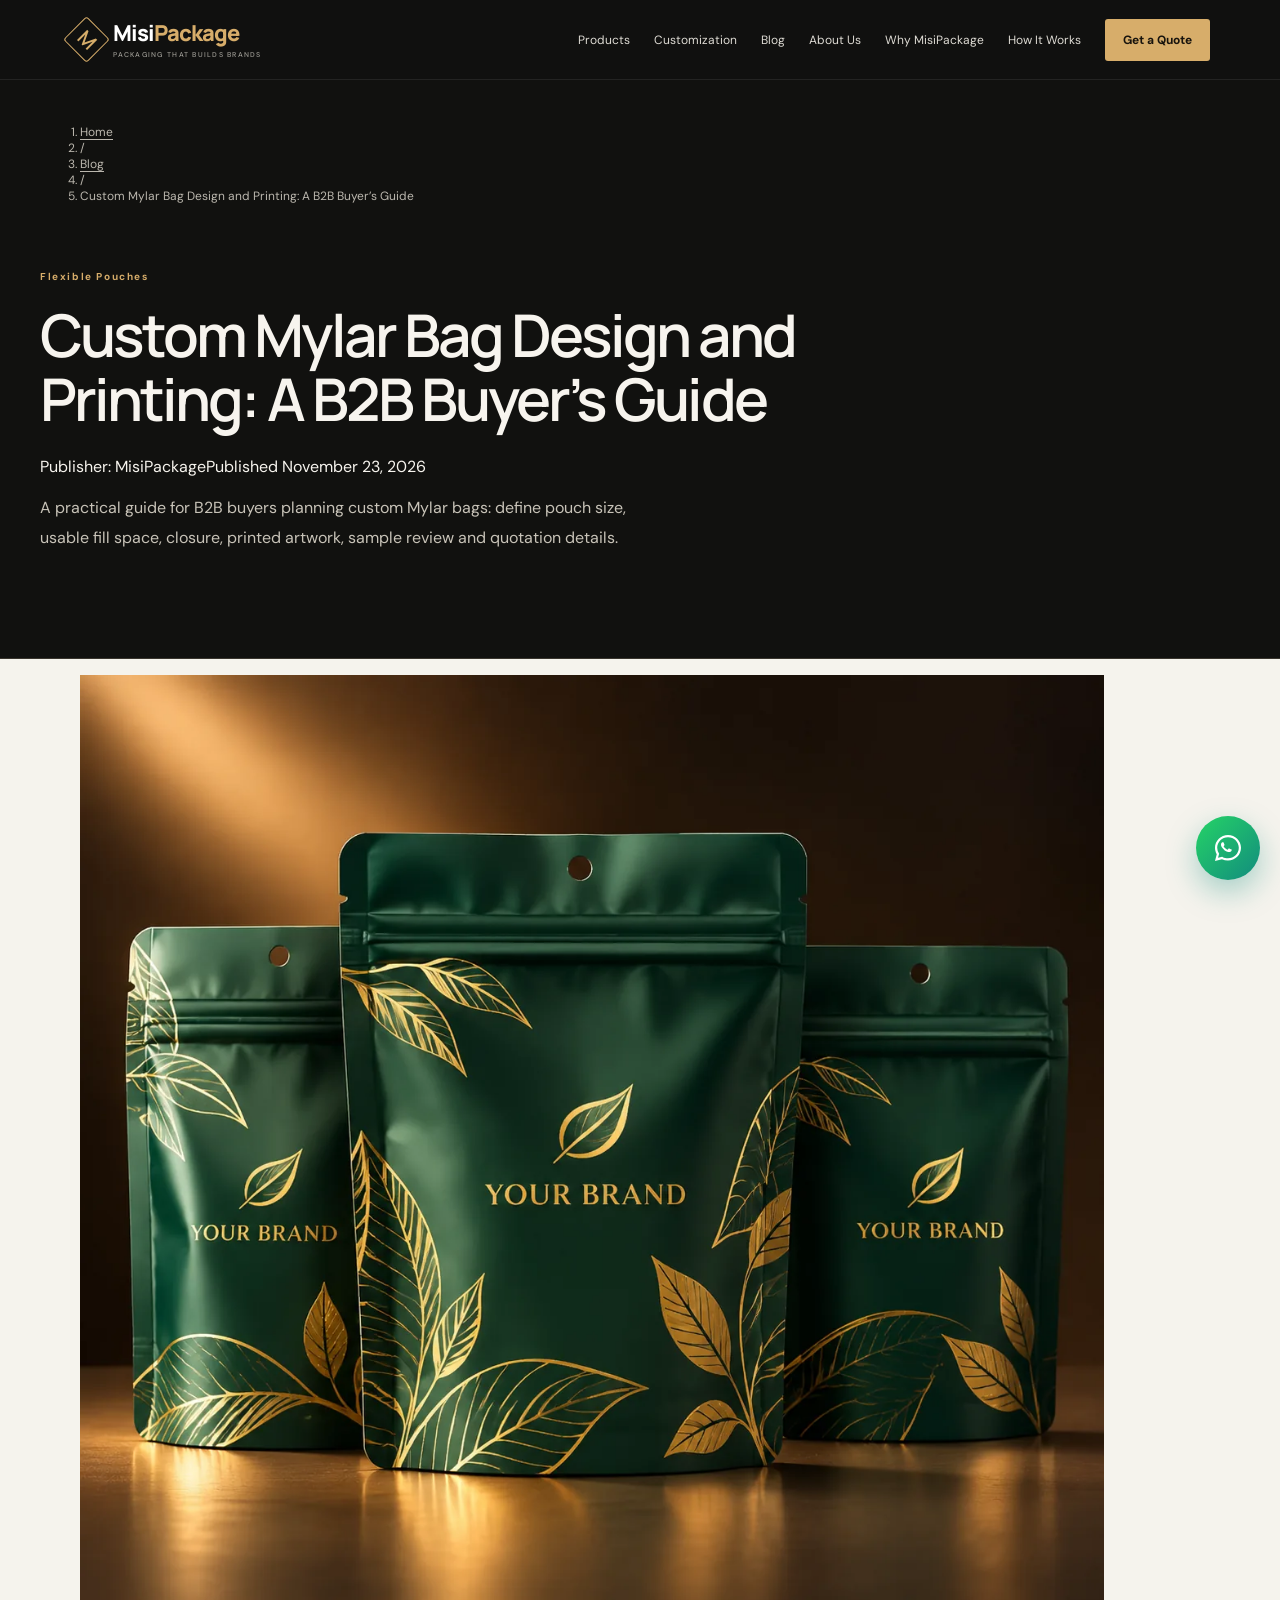
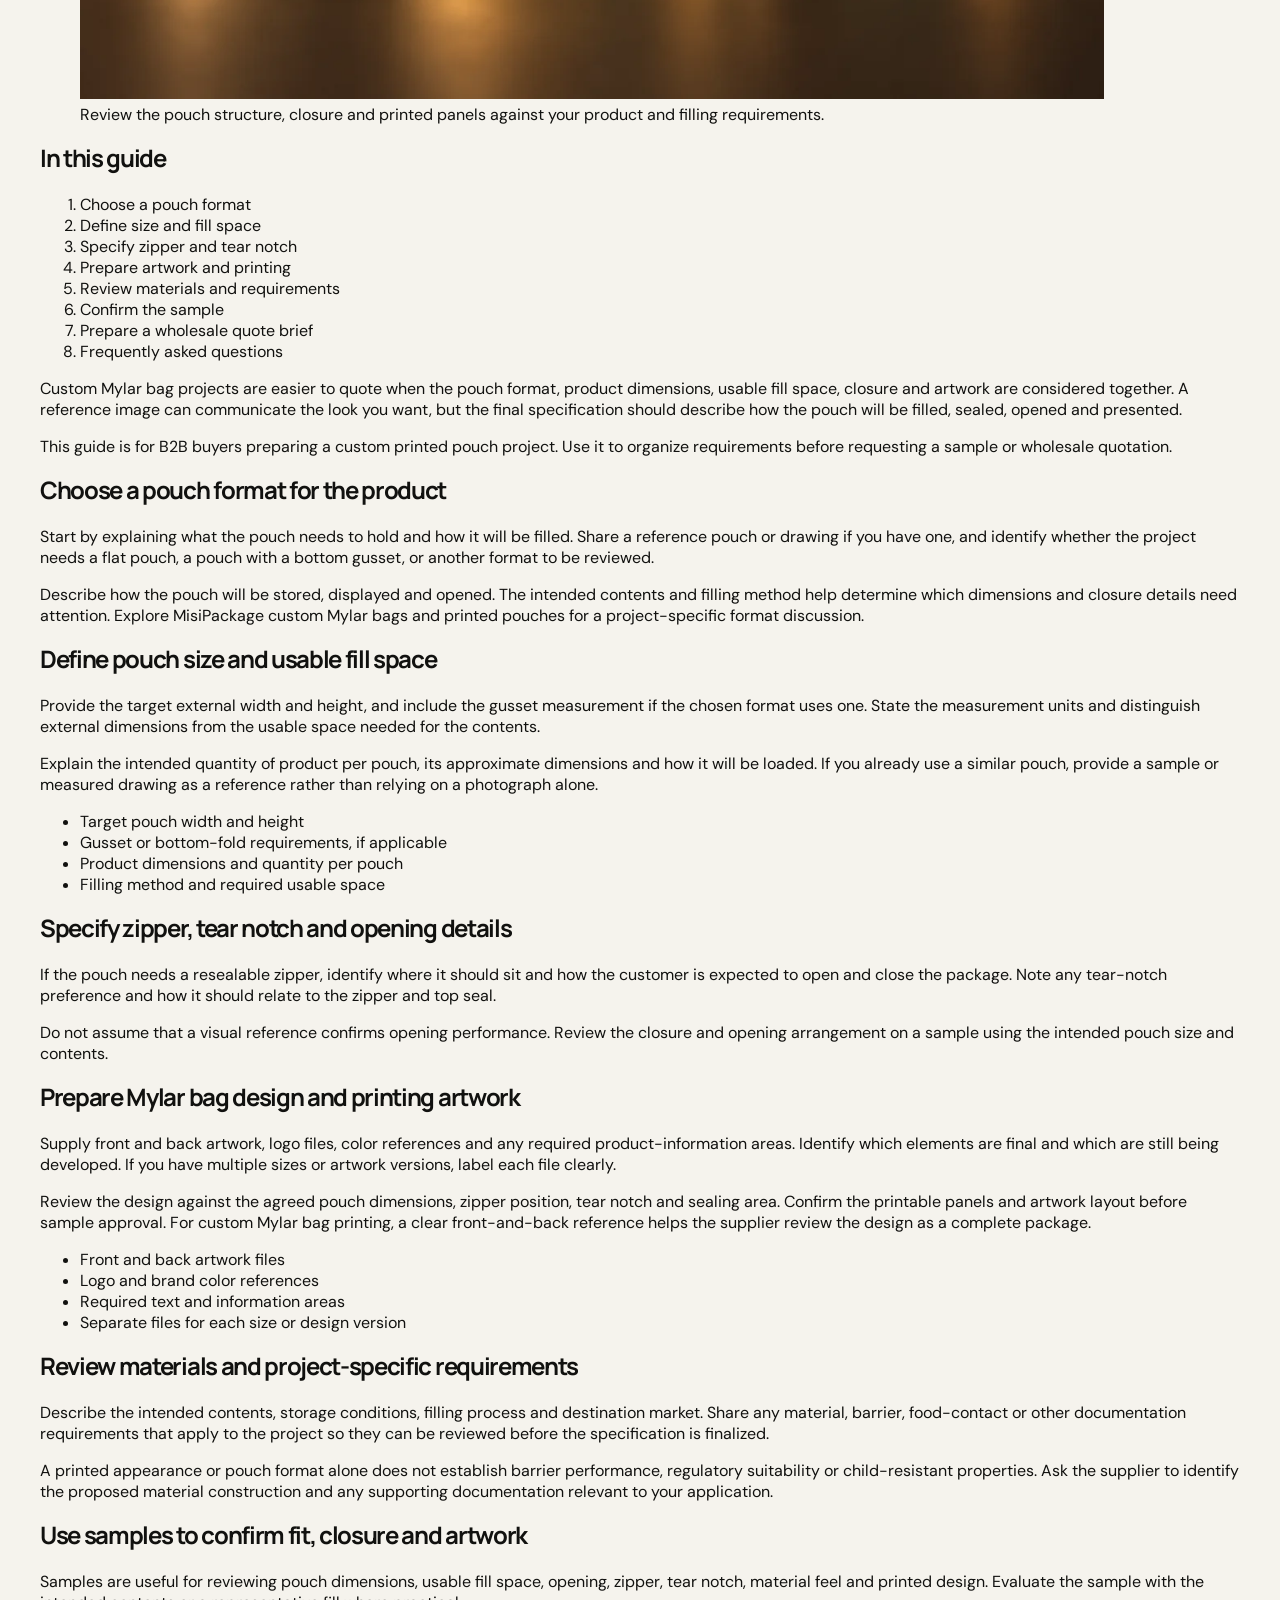
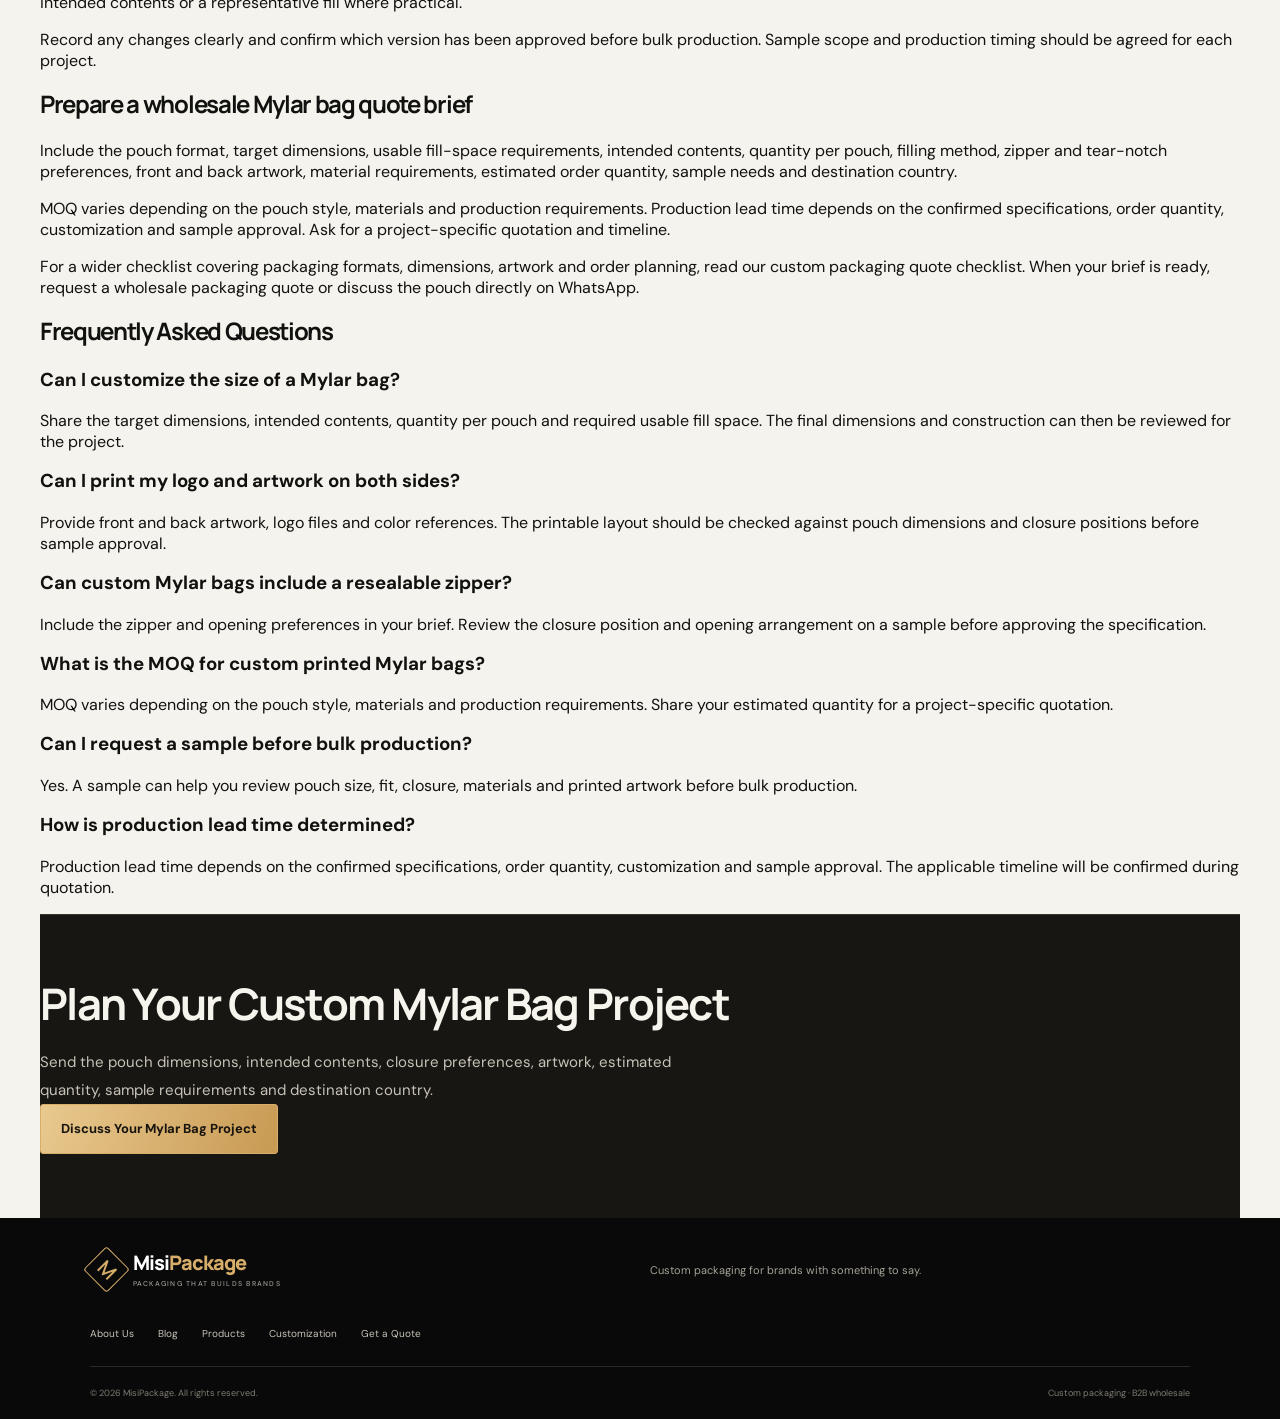
<file: blog/custom-mylar-bag-design-printing-guide/index.html>
<!doctype html>
<html lang="en">
<head>
<meta charset="utf-8">
<meta name="viewport" content="width=device-width, initial-scale=1">
<meta name="theme-color" content="#10100f">
<meta name="robots" content="index, follow">
<title>Custom Mylar Bag Design and Printing Guide | MisiPackage</title>
<meta name="description" content="Plan custom Mylar bag design and printing for wholesale orders. Review pouch size, usable fill space, zipper, tear notches, artwork, samples and specifications.">
<link rel="canonical" href="https://www.misipackage.com/blog/custom-mylar-bag-design-printing-guide/">
<meta property="og:type" content="article">
<meta property="og:title" content="Custom Mylar Bag Design and Printing Guide | MisiPackage">
<meta property="og:description" content="Plan custom Mylar bag design and printing for wholesale orders. Review pouch size, usable fill space, zipper, tear notches, artwork, samples and specifications.">
<meta property="og:url" content="https://www.misipackage.com/blog/custom-mylar-bag-design-printing-guide/">
<meta property="og:image" content="https://www.misipackage.com/assets/custom-mylar-bags.jpg">
<meta property="og:image:alt" content="Custom printed Mylar pouch packaging with resealable closure">
<meta name="twitter:card" content="summary_large_image">
<link rel="icon" href="/favicon.svg" type="image/svg+xml">
<link rel="alternate" type="application/rss+xml" title="MisiPackage Packaging Insights" href="/blog/feed.xml">
<link rel="preconnect" href="https://fonts.googleapis.com">
<link rel="preconnect" href="https://fonts.gstatic.com" crossorigin>
<link href="https://fonts.googleapis.com/css2?family=DM+Sans:wght@400;500;600;700&amp;family=Manrope:wght@400;500;600;700;800&amp;display=swap" rel="stylesheet">
<link rel="stylesheet" href="/styles.css">
<link rel="stylesheet" href="/blog/blog.css">
<script async src="https://www.googletagmanager.com/gtag/js?id=G-F40V4904KE"></script>
<script>window.dataLayer=window.dataLayer||[];function gtag(){dataLayer.push(arguments);}gtag('js',new Date());gtag('config','G-F40V4904KE');</script>
<script src="/blog/blog.js" defer></script>
<script type="application/ld+json">
{"@context":"https://schema.org","@graph":[
{"@type":"BlogPosting","@id":"https://www.misipackage.com/blog/custom-mylar-bag-design-printing-guide/#article","url":"https://www.misipackage.com/blog/custom-mylar-bag-design-printing-guide/","mainEntityOfPage":{"@type":"WebPage","@id":"https://www.misipackage.com/blog/custom-mylar-bag-design-printing-guide/"},"headline":"Custom Mylar Bag Design and Printing: A B2B Buyer's Guide","description":"Plan custom Mylar bag design and printing for wholesale orders. Review pouch size, usable fill space, zipper, tear notches, artwork, samples and specifications.","image":["https://www.misipackage.com/assets/custom-mylar-bags-structure-optimized.webp"],"articleSection":"Pouch Design & Printing","inLanguage":"en-US","publisher":{"@type":"Organization","name":"MisiPackage","url":"https://www.misipackage.com/"},"datePublished":"2026-11-23","dateModified":"2026-11-23"},
{"@type":"BreadcrumbList","@id":"https://www.misipackage.com/blog/custom-mylar-bag-design-printing-guide/#breadcrumb","itemListElement":[{"@type":"ListItem","position":1,"name":"Home","item":"https://www.misipackage.com/"},{"@type":"ListItem","position":2,"name":"Blog","item":"https://www.misipackage.com/blog/"},{"@type":"ListItem","position":3,"name":"Custom Mylar Bag Design and Printing: A B2B Buyer's Guide","item":"https://www.misipackage.com/blog/custom-mylar-bag-design-printing-guide/"}]}
]}
</script>
</head>
<body class="blog-page blog-article-page" data-page-type="blog_article">
<a class="blog-skip" href="#article-main">Skip to content</a>
<header class="site-header">
<a class="brand" href="/" aria-label="MisiPackage home"><span class="brand-mark">M</span><span>Misi<span>Package</span><small>PACKAGING THAT BUILDS BRANDS</small></span></a>
<details class="blog-menu"><summary class="menu-toggle" aria-controls="blog-navigation" aria-label="Toggle navigation"><span aria-hidden="true"></span></summary></details>
<nav id="blog-navigation" class="nav-links" aria-label="Main navigation"><a href="/#products">Products</a><a href="/#customization">Customization</a><a href="/blog/" aria-current="location">Blog</a><a href="/about/">About Us</a><a href="/#why-us">Why MisiPackage</a><a href="/#process">How It Works</a><a class="nav-quote" data-cta-position="header_navigation" href="/wholesale-vape-packaging-quote/">Get a Quote</a></nav>
</header>
<main id="article-main">
<article aria-labelledby="article-title">
<header class="blog-intro article-header"><div class="blog-container">
<nav class="blog-breadcrumb article-breadcrumb" aria-label="Breadcrumb"><ol><li><a href="/">Home</a></li><li aria-hidden="true">/</li><li><a href="/blog/">Blog</a></li><li aria-hidden="true">/</li><li><span aria-current="page">Custom Mylar Bag Design and Printing: A B2B Buyer’s Guide</span></li></ol></nav>
<p class="blog-eyebrow"><a class="article-category" href="/blog/#flexible-pouches">Flexible Pouches</a></p>
<h1 id="article-title">Custom Mylar Bag Design and Printing: A B2B Buyer’s Guide</h1>
<p class="article-meta"><span>Publisher: MisiPackage</span><span>Published <time datetime="2026-11-23">November 23, 2026</time></span></p>
<p class="blog-lead">A practical guide for B2B buyers planning custom Mylar bags: define pouch size, usable fill space, closure, printed artwork, sample review and quotation details.</p>
</div></header>
<div class="blog-container article-shell">
<div class="article-visuals"><figure><img src="/assets/custom-mylar-bags-structure-optimized.webp" width="1024" height="1024" alt="Custom Mylar pouch structure showing resealable closure and printed packaging panels" loading="eager" decoding="async" fetchpriority="high"><figcaption>Review the pouch structure, closure and printed panels against your product and filling requirements.</figcaption></figure></div>
<div class="article-layout">
<nav class="article-toc" aria-labelledby="contents-heading"><h2 id="contents-heading">In this guide</h2><ol><li><a href="#format">Choose a pouch format</a></li><li><a href="#dimensions">Define size and fill space</a></li><li><a href="#closure">Specify zipper and tear notch</a></li><li><a href="#artwork">Prepare artwork and printing</a></li><li><a href="#materials">Review materials and requirements</a></li><li><a href="#samples">Confirm the sample</a></li><li><a href="#quote">Prepare a wholesale quote brief</a></li><li><a href="#faq">Frequently asked questions</a></li></ol></nav>
<div class="blog-prose">
<p>Custom Mylar bag projects are easier to quote when the pouch format, product dimensions, usable fill space, closure and artwork are considered together. A reference image can communicate the look you want, but the final specification should describe how the pouch will be filled, sealed, opened and presented.</p>
<p>This guide is for B2B buyers preparing a custom printed pouch project. Use it to organize requirements before requesting a sample or wholesale quotation.</p>
<section id="format"><h2>Choose a pouch format for the product</h2><p>Start by explaining what the pouch needs to hold and how it will be filled. Share a reference pouch or drawing if you have one, and identify whether the project needs a flat pouch, a pouch with a bottom gusset, or another format to be reviewed.</p><p>Describe how the pouch will be stored, displayed and opened. The intended contents and filling method help determine which dimensions and closure details need attention. Explore <a href="/products/custom-mylar-bags/">MisiPackage custom Mylar bags and printed pouches</a> for a project-specific format discussion.</p></section>
<section id="dimensions"><h2>Define pouch size and usable fill space</h2><p>Provide the target external width and height, and include the gusset measurement if the chosen format uses one. State the measurement units and distinguish external dimensions from the usable space needed for the contents.</p><p>Explain the intended quantity of product per pouch, its approximate dimensions and how it will be loaded. If you already use a similar pouch, provide a sample or measured drawing as a reference rather than relying on a photograph alone.</p><ul><li>Target pouch width and height</li><li>Gusset or bottom-fold requirements, if applicable</li><li>Product dimensions and quantity per pouch</li><li>Filling method and required usable space</li></ul></section>
<section id="closure"><h2>Specify zipper, tear notch and opening details</h2><p>If the pouch needs a resealable zipper, identify where it should sit and how the customer is expected to open and close the package. Note any tear-notch preference and how it should relate to the zipper and top seal.</p><p>Do not assume that a visual reference confirms opening performance. Review the closure and opening arrangement on a sample using the intended pouch size and contents.</p></section>
<section id="artwork"><h2>Prepare Mylar bag design and printing artwork</h2><p>Supply front and back artwork, logo files, color references and any required product-information areas. Identify which elements are final and which are still being developed. If you have multiple sizes or artwork versions, label each file clearly.</p><p>Review the design against the agreed pouch dimensions, zipper position, tear notch and sealing area. Confirm the printable panels and artwork layout before sample approval. For custom Mylar bag printing, a clear front-and-back reference helps the supplier review the design as a complete package.</p><ul><li>Front and back artwork files</li><li>Logo and brand color references</li><li>Required text and information areas</li><li>Separate files for each size or design version</li></ul></section>
<section id="materials"><h2>Review materials and project-specific requirements</h2><p>Describe the intended contents, storage conditions, filling process and destination market. Share any material, barrier, food-contact or other documentation requirements that apply to the project so they can be reviewed before the specification is finalized.</p><p>A printed appearance or pouch format alone does not establish barrier performance, regulatory suitability or child-resistant properties. Ask the supplier to identify the proposed material construction and any supporting documentation relevant to your application.</p></section>
<section id="samples"><h2>Use samples to confirm fit, closure and artwork</h2><p>Samples are useful for reviewing pouch dimensions, usable fill space, opening, zipper, tear notch, material feel and printed design. Evaluate the sample with the intended contents or a representative fill where practical.</p><p>Record any changes clearly and confirm which version has been approved before bulk production. Sample scope and production timing should be agreed for each project.</p></section>
<section id="quote"><h2>Prepare a wholesale Mylar bag quote brief</h2><p>Include the pouch format, target dimensions, usable fill-space requirements, intended contents, quantity per pouch, filling method, zipper and tear-notch preferences, front and back artwork, material requirements, estimated order quantity, sample needs and destination country.</p><p>MOQ varies depending on the pouch style, materials and production requirements. Production lead time depends on the confirmed specifications, order quantity, customization and sample approval. Ask for a project-specific quotation and timeline.</p><p>For a wider checklist covering packaging formats, dimensions, artwork and order planning, read our <a href="/blog/custom-packaging-quote-checklist/">custom packaging quote checklist</a>. When your brief is ready, <a href="/wholesale-vape-packaging-quote/">request a wholesale packaging quote</a> or discuss the pouch directly on <a href="https://wa.me/8615919957110?text=Hello%20MisiPackage%2C%20I%27m%20interested%20in%20custom%20Mylar%20bags%20and%20printed%20pouches." target="_blank" rel="noopener noreferrer">WhatsApp</a>.</p></section>
<section id="faq"><h2>Frequently Asked Questions</h2><h3>Can I customize the size of a Mylar bag?</h3><p>Share the target dimensions, intended contents, quantity per pouch and required usable fill space. The final dimensions and construction can then be reviewed for the project.</p><h3>Can I print my logo and artwork on both sides?</h3><p>Provide front and back artwork, logo files and color references. The printable layout should be checked against pouch dimensions and closure positions before sample approval.</p><h3>Can custom Mylar bags include a resealable zipper?</h3><p>Include the zipper and opening preferences in your brief. Review the closure position and opening arrangement on a sample before approving the specification.</p><h3>What is the MOQ for custom printed Mylar bags?</h3><p>MOQ varies depending on the pouch style, materials and production requirements. Share your estimated quantity for a project-specific quotation.</p><h3>Can I request a sample before bulk production?</h3><p>Yes. A sample can help you review pouch size, fit, closure, materials and printed artwork before bulk production.</p><h3>How is production lead time determined?</h3><p>Production lead time depends on the confirmed specifications, order quantity, customization and sample approval. The applicable timeline will be confirmed during quotation.</p></section>
<section class="blog-quote article-quote"><h2>Plan Your Custom Mylar Bag Project</h2><p>Send the pouch dimensions, intended contents, closure preferences, artwork, estimated quantity, sample requirements and destination country.</p><a class="blog-button blog-button-gold" href="https://wa.me/8615919957110?text=Hello%20MisiPackage%2C%20I%27d%20like%20to%20discuss%20a%20custom%20Mylar%20bag%20project." target="_blank" rel="noopener noreferrer">Discuss Your Mylar Bag Project</a></section>
</div></div></div></article></main>
<footer class="site-footer"><a class="brand footer-brand" href="/" aria-label="MisiPackage home"><span class="brand-mark">M</span><span>Misi<span>Package</span><small>PACKAGING THAT BUILDS BRANDS</small></span></a><p>Custom packaging for brands with something to say.</p><nav class="footer-links" aria-label="Footer navigation"><a href="/about/">About Us</a><a href="/blog/">Blog</a><a href="/#products">Products</a><a href="/#customization">Customization</a><a href="/#quote">Get a Quote</a></nav><div class="footer-bottom"><span>© <span id="year"></span> MisiPackage. All rights reserved.</span><span>Custom packaging · B2B wholesale</span></div></footer>
<a
  class="whatsapp-float"
  href="https://wa.me/8615919957110?text=Hello%20Misipackage%2C%20I%20just%20viewed%20your%20website%20and%20would%20like%20to%20discuss%20a%20custom%20project.%20Can%20we%20chat%3F"
  target="_blank"
  rel="noopener noreferrer"
  aria-label="Chat with Misipackage on WhatsApp"
  title="Chat with Misipackage on WhatsApp"
>
  <span class="whatsapp-float__icon">
    <svg viewBox="0 0 32 32" aria-hidden="true">
      <path fill="currentColor" d="M19.11 17.27c-.27-.14-1.58-.78-1.82-.87-.24-.09-.41-.14-.58.14-.17.27-.67.87-.82 1.05-.15.18-.31.21-.58.07-.27-.14-1.12-.41-2.13-1.31-.79-.7-1.32-1.57-1.47-1.84-.15-.27-.02-.41.11-.55.12-.12.27-.31.41-.46.14-.15.18-.27.27-.45.09-.18.05-.34-.02-.48-.07-.14-.58-1.4-.79-1.92-.21-.5-.43-.43-.58-.43h-.5c-.18 0-.46.07-.7.34-.24.27-.92.9-.92 2.19 0 1.29.94 2.53 1.07 2.7.14.18 1.85 2.82 4.49 3.95.63.27 1.13.43 1.51.55.63.2 1.21.17 1.66.1.51-.08 1.58-.65 1.8-1.27.22-.62.22-1.15.15-1.27-.06-.12-.23-.19-.5-.33z"/>
      <path fill="currentColor" d="M16 3C8.83 3 3 8.73 3 15.8c0 2.28.6 4.5 1.74 6.45L3 29l6.96-1.8A13.1 13.1 0 0 0 16 28.6c7.17 0 13-5.73 13-12.8C29 8.73 23.17 3 16 3zm0 23.34c-1.92 0-3.8-.5-5.45-1.46l-.39-.23-4.13 1.07 1.1-4.02-.25-.41A10.94 10.94 0 0 1 5.2 15.8C5.2 9.94 10.03 5.2 16 5.2S26.8 9.94 26.8 15.8 21.97 26.34 16 26.34z"/>
    </svg>
  </span>
</a>
</body></html>
</file>
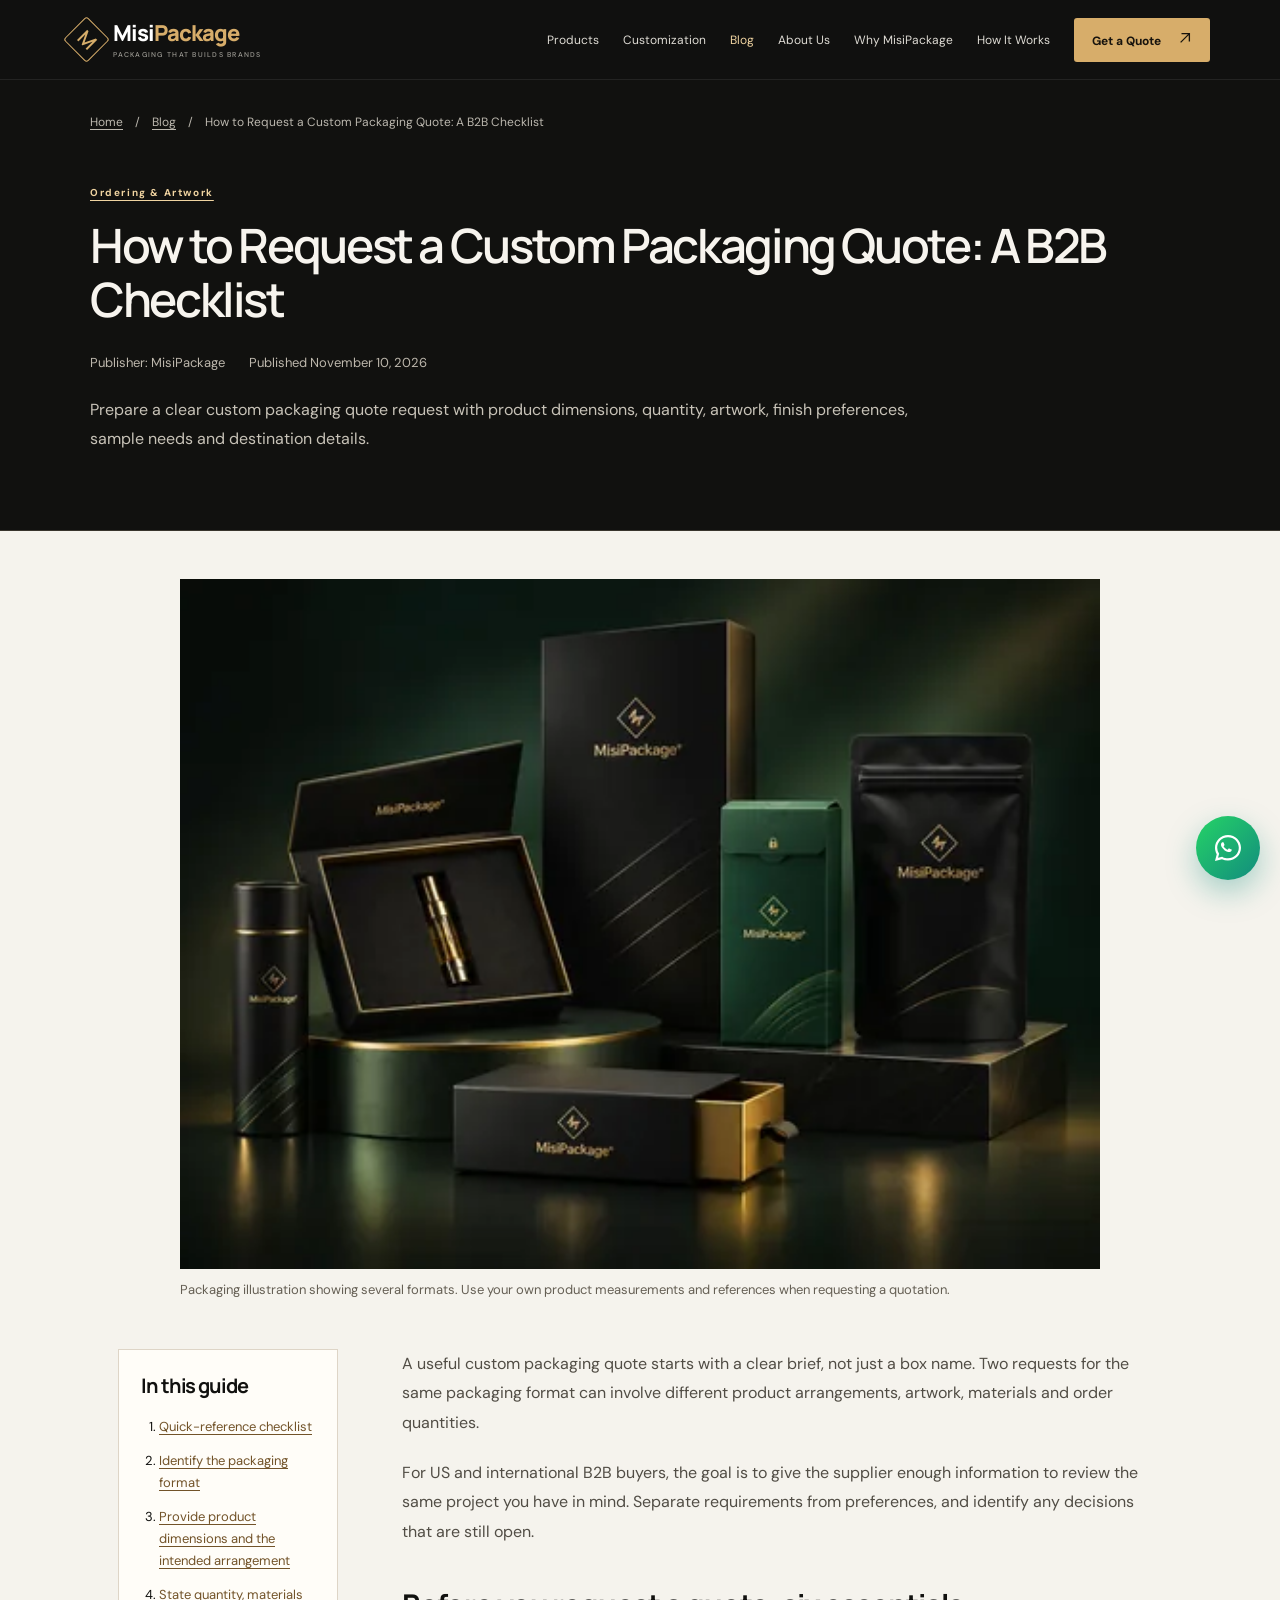
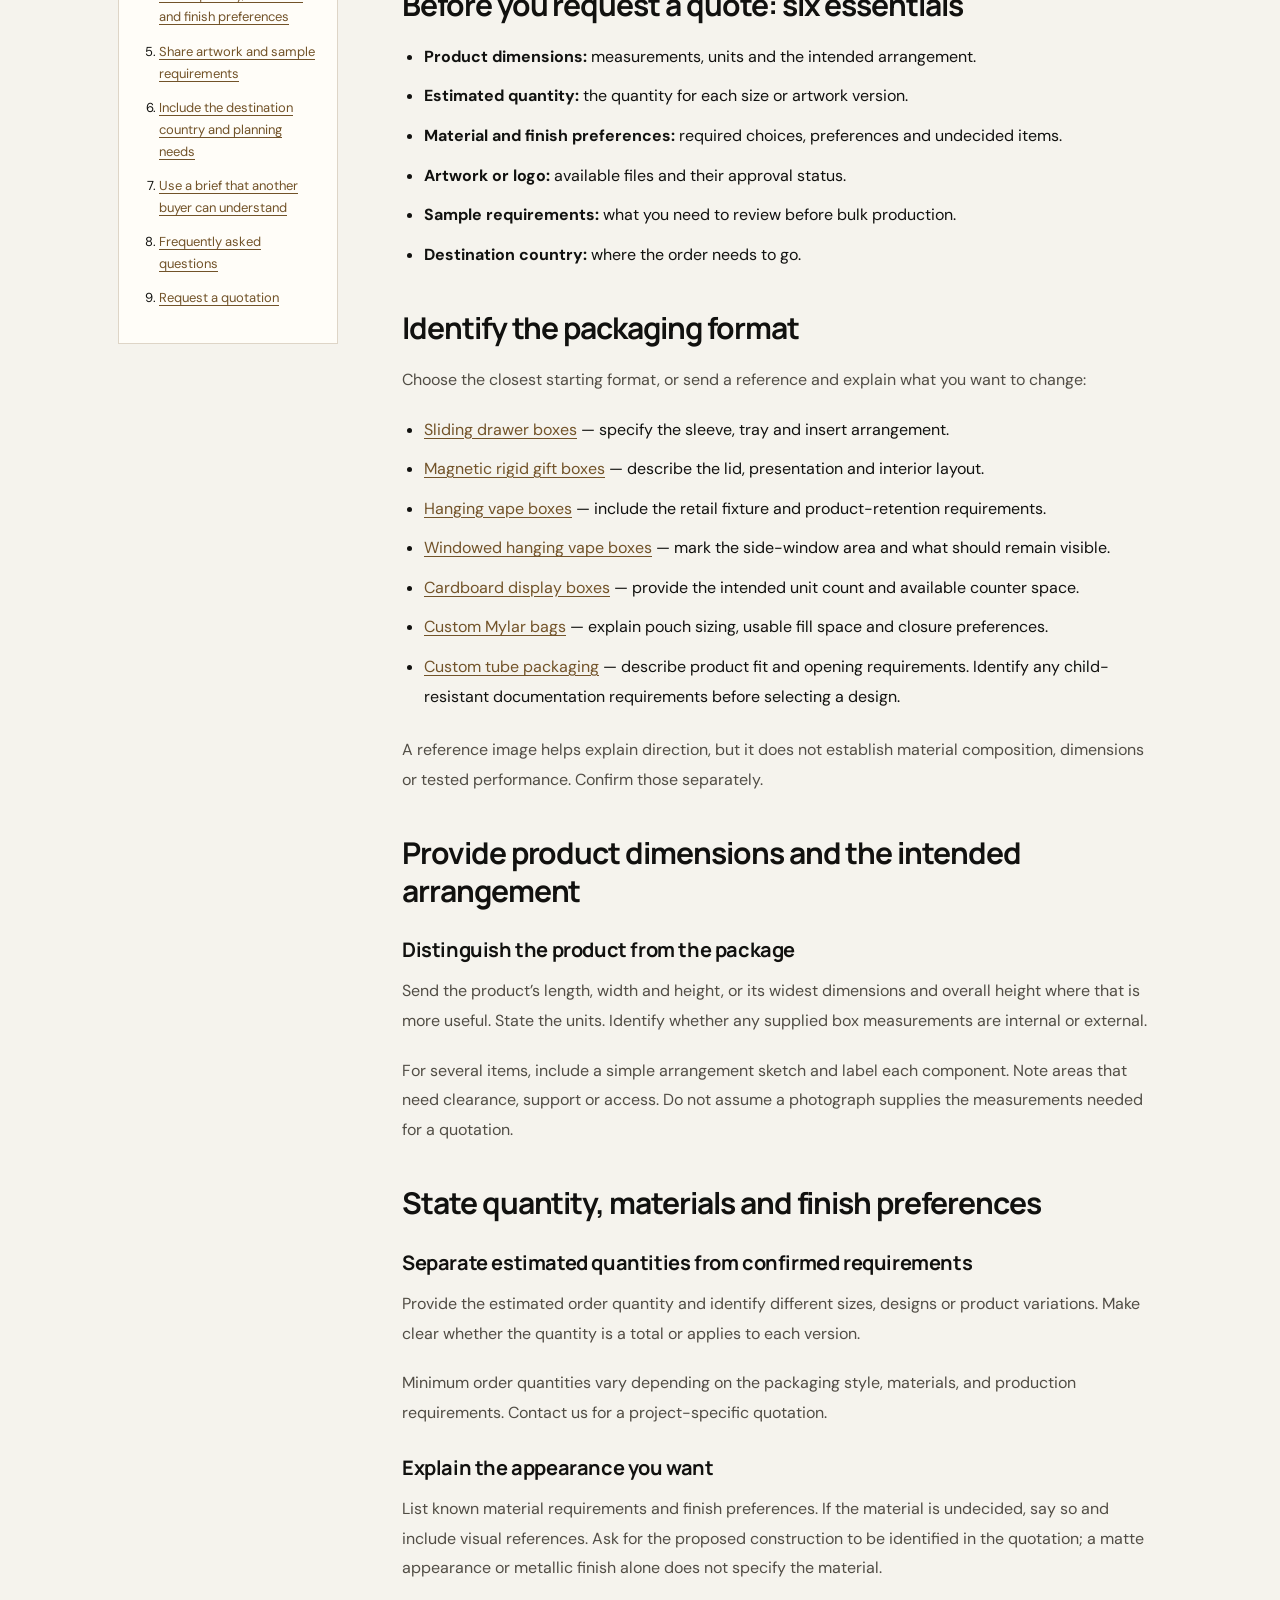
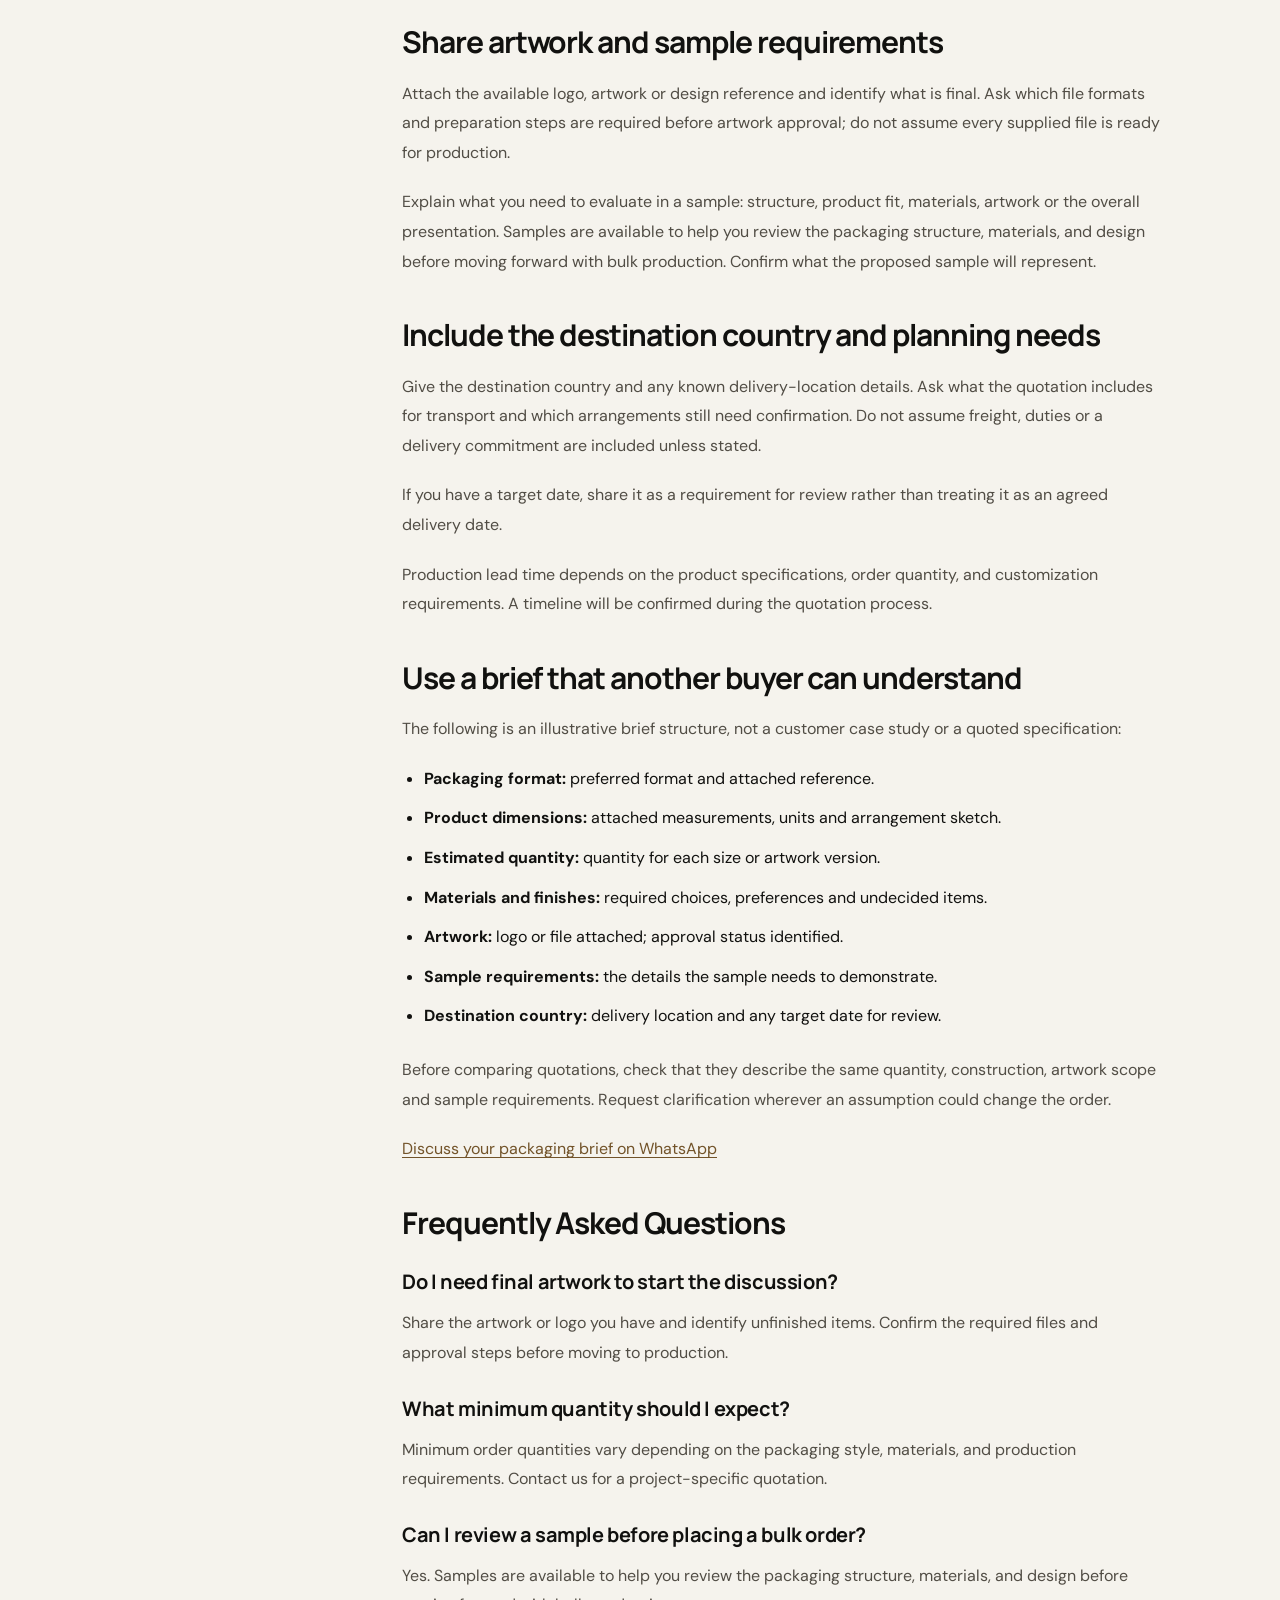
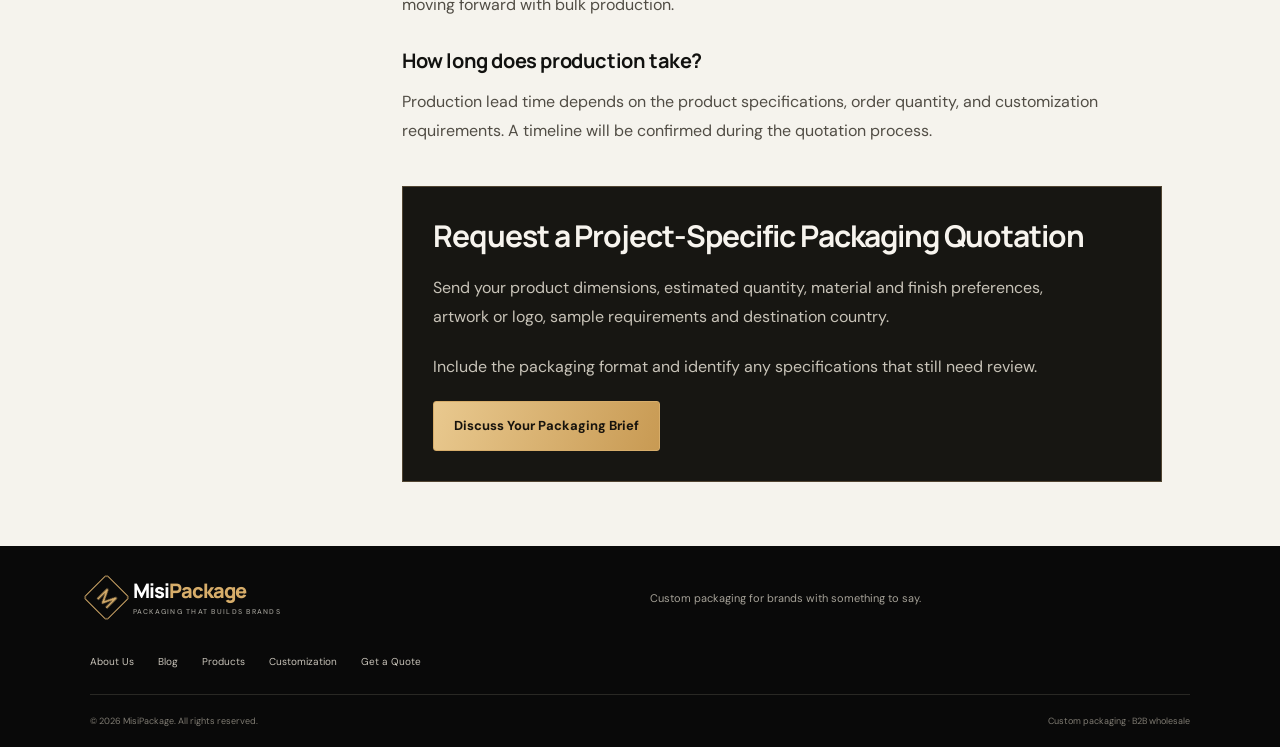
<file: blog/custom-packaging-quote-checklist/index.html>
<!doctype html>
<html lang="en">
<head>
 <meta charset="utf-8">
 <meta name="viewport" content="width=device-width, initial-scale=1">
 <meta name="theme-color" content="#10100f">
 <meta name="robots" content="index, follow">
 <title>Packaging Quote Checklist for B2B Buyers | MisiPackage</title>
 <meta name="description" content="Prepare a clear custom packaging quote request with product dimensions, quantity, artwork, finish preferences, sample needs and destination details.">
 <link rel="canonical" href="https://www.misipackage.com/blog/custom-packaging-quote-checklist/">
 <meta property="og:type" content="article">
 <meta property="og:title" content="Custom Packaging Quote Checklist for B2B Buyers | MisiPackage">
 <meta property="og:description" content="Prepare a clear custom packaging quote request with product dimensions, quantity, artwork, finish preferences, sample needs and destination details.">
 <meta property="og:url" content="https://www.misipackage.com/blog/custom-packaging-quote-checklist/">
 <meta property="og:image" content="https://www.misipackage.com/assets/misipackage-home-hero-optimized.webp">
 <meta property="og:image:alt" content="Illustrative collection of branded rigid boxes, tube packaging and pouches">
 <meta property="og:image:width" content="1448">
 <meta property="og:image:height" content="1086">
 <meta name="twitter:card" content="summary_large_image">
 <link rel="icon" href="/favicon.svg" type="image/svg+xml">
 <link rel="alternate" type="application/rss+xml" title="MisiPackage Packaging Insights" href="/blog/feed.xml">
 <link rel="preconnect" href="https://fonts.googleapis.com">
 <link rel="preconnect" href="https://fonts.gstatic.com" crossorigin>
 <link href="https://fonts.googleapis.com/css2?family=DM+Sans:wght@400;500;600;700&amp;family=Manrope:wght@400;500;600;700;800&amp;display=swap" rel="stylesheet">
 <link rel="stylesheet" href="/styles.css">
 <link rel="stylesheet" href="/blog/blog.css">
 <style>
.blog-page.blog-article-page .article-header .blog-container { max-width: 1100px; }
.blog-page.blog-article-page .article-header h1 { max-width: 1040px; font-size: clamp(34px, 3.7vw, 52px); line-height: 1.13; }
.blog-page.blog-article-page .article-breadcrumb { line-height: 1.7; }
.blog-page.blog-article-page .article-breadcrumb ol { display: flex; flex-wrap: wrap; gap: 6px 12px; list-style: none; margin: 0; padding: 0; }
.blog-page.blog-article-page .article-breadcrumb li { min-width: 0; }
.blog-page.blog-article-page .article-category { color: var(--gold-light); text-decoration: underline; text-underline-offset: 4px; }
.blog-page.blog-article-page .article-meta { display: flex; flex-wrap: wrap; gap: 8px 24px; margin: 0 0 20px; color: #bdb7ac; font-size: 13px; line-height: 1.7; }
.blog-page.blog-article-page .article-header .blog-lead { max-width: 840px; margin-bottom: 0; }
.blog-page.blog-article-page .article-shell { padding-block: 48px 64px; }
.blog-page.blog-article-page .article-visuals { display: grid; grid-template-columns: 1fr; gap: 24px; max-width: 920px; margin: 0 auto 48px; }
.blog-page.blog-article-page .article-visuals-pair { grid-template-columns: repeat(2, minmax(0, 1fr)); }
.blog-page.blog-article-page figure { min-width: 0; margin: 0; }
.blog-page.blog-article-page .article-visuals img { display: block; width: 100%; height: auto; }
.blog-page.blog-article-page figcaption { margin-top: 10px; color: #655f54; font-size: 13px; line-height: 1.7; }
.blog-page.blog-article-page .article-layout { display: grid; grid-template-columns: 220px minmax(0, 760px); gap: 64px; justify-content: center; align-items: start; }
.blog-page.blog-article-page .article-toc { position: sticky; top: 104px; max-height: calc(100vh - 128px); overflow-y: auto; padding: 22px; border: 1px solid #ded5c7; background: #fffdf8; }
.blog-page.blog-article-page .article-toc h2 { margin: 0 0 16px; font-size: 20px; line-height: 1.4; }
.blog-page.blog-article-page .article-toc ol { padding-left: 18px; margin: 0; }
.blog-page.blog-article-page .article-toc li { margin-bottom: 12px; font-size: 13px; line-height: 1.7; }
.blog-page.blog-article-page .article-toc a { color: #725329; text-decoration: underline; text-underline-offset: 3px; }
.blog-page.blog-article-page .blog-prose { min-width: 0; }
.blog-page.blog-article-page .blog-prose p,
.blog-page.blog-article-page .blog-prose li { font-size: 16px; line-height: 1.85; }
.blog-page.blog-article-page .blog-prose p { margin: 0 0 20px; color: #514d45; }
.blog-page.blog-article-page .blog-prose ul { padding-left: 22px; margin: 0 0 24px; }
.blog-page.blog-article-page .blog-prose li { margin-bottom: 10px; }
.blog-page.blog-article-page .blog-prose h2 { margin: 40px 0 18px; font-size: 30px; line-height: 1.25; letter-spacing: -.035em; }
.blog-page.blog-article-page .blog-prose h3 { margin: 26px 0 12px; font-family: var(--display); font-size: 20px; line-height: 1.45; letter-spacing: -.02em; }
.blog-page.blog-article-page .blog-prose a { color: #725329; text-decoration: underline; text-underline-offset: 3px; }
.blog-page.blog-article-page .blog-prose section { scroll-margin-top: 104px; }
.blog-page.blog-article-page .article-table-wrap { max-width: 100%; margin: 24px 0; overflow-x: auto; }
.blog-page.blog-article-page table { width: 100%; min-width: 580px; border-collapse: collapse; font-size: 14px; line-height: 1.7; background: #fffdf8; }
.blog-page.blog-article-page caption { margin-bottom: 12px; font-weight: 700; text-align: left; }
.blog-page.blog-article-page th,
.blog-page.blog-article-page td { padding: 12px; border: 1px solid #ded5c7; vertical-align: top; text-align: left; }
.blog-page.blog-article-page thead { background: #eae2d4; }
.blog-page.blog-article-page .article-quote { margin-top: 40px; padding: 30px; border: 1px solid #514532; }
.blog-page.blog-article-page .article-quote h2 { margin-top: 0; color: #f7f4ee; }
.blog-page.blog-article-page .article-quote p { color: #c8c3b8; }
.blog-page.blog-article-page .article-quote .blog-button { color: #17130d; text-decoration: none; }
.blog-page.blog-article-page .nav-links a[aria-current="location"] { color: var(--gold-light); }
@media (max-width: 1000px) {
 .blog-page.blog-article-page .article-layout { grid-template-columns: minmax(0, 760px); gap: 32px; }
 .blog-page.blog-article-page .article-toc { position: static; max-height: none; }
}
@media (max-width: 720px) {
 .blog-page.blog-article-page .article-visuals-pair { grid-template-columns: 1fr; }
 .blog-page.blog-article-page .article-header { padding-bottom: 40px; }
 .blog-page.blog-article-page .article-shell { padding-top: 32px; }
 .blog-page.blog-article-page .blog-prose h2 { font-size: 27px; }
 .blog-page.blog-article-page .article-quote { padding: 24px; }
 .blog-page.blog-article-page .article-quote .blog-button { width: 100%; }
}
</style>
 <script async src="https://www.googletagmanager.com/gtag/js?id=G-F40V4904KE"></script>
 <script>
  window.dataLayer = window.dataLayer || [];
  function gtag(){dataLayer.push(arguments);}
  gtag('js', new Date());
  gtag('config', 'G-F40V4904KE');
 </script>
 <script src="/blog/blog.js" defer></script>
 <script type="application/ld+json">{
  "@context": "https://schema.org",
  "@graph": [
    {
      "@type": "BlogPosting",
      "@id": "https://www.misipackage.com/blog/custom-packaging-quote-checklist/#article",
      "url": "https://www.misipackage.com/blog/custom-packaging-quote-checklist/",
      "mainEntityOfPage": {
        "@type": "WebPage",
        "@id": "https://www.misipackage.com/blog/custom-packaging-quote-checklist/"
      },
      "headline": "How to Request a Custom Packaging Quote: A B2B Checklist",
      "description": "Prepare a clear custom packaging quote request with product dimensions, quantity, artwork, finish preferences, sample needs and destination details.",
      "image": [
        {
          "@type": "ImageObject",
          "url": "https://www.misipackage.com/assets/misipackage-home-hero.webp",
          "width": 1448,
          "height": 1086,
          "caption": "Packaging illustration showing several formats. Use your own product measurements and references when requesting a quotation."
        }
      ],
      "articleSection": "Ordering & Artwork",
      "inLanguage": "en-US",
      "publisher": {
        "@type": "Organization",
        "name": "MisiPackage",
        "url": "https://www.misipackage.com/"
      },
      "datePublished": "2026-11-10"
    },
    {
      "@type": "BreadcrumbList",
      "@id": "https://www.misipackage.com/blog/custom-packaging-quote-checklist/#breadcrumb",
      "itemListElement": [
        {
          "@type": "ListItem",
          "position": 1,
          "name": "Home",
          "item": "https://www.misipackage.com/"
        },
        {
          "@type": "ListItem",
          "position": 2,
          "name": "Blog",
          "item": "https://www.misipackage.com/blog/"
        },
        {
          "@type": "ListItem",
          "position": 3,
          "name": "How to Request a Custom Packaging Quote: A B2B Checklist",
          "item": "https://www.misipackage.com/blog/custom-packaging-quote-checklist/"
        }
      ]
    }
  ]
}</script>
</head>
<body class="blog-page blog-article-page" data-page-type="blog_article">
 <a class="blog-skip" href="#article-main">Skip to content</a>
 <header class="site-header">
    <a class="brand" href="/" aria-label="MisiPackage home"><span class="brand-mark">M</span><span>Misi<span>Package</span><small>PACKAGING THAT BUILDS BRANDS</small></span></a>
    <details class="blog-menu">
      <summary class="menu-toggle" aria-controls="blog-navigation" aria-label="Toggle navigation"><span aria-hidden="true"></span></summary>
    </details>
    <nav id="blog-navigation" class="nav-links" aria-label="Main navigation"><a href="/#products">Products</a><a href="/#customization">Customization</a><a href="/blog/" aria-current="location">Blog</a><a href="/about/">About Us</a><a href="/#why-us">Why MisiPackage</a><a href="/#process">How It Works</a><a class="nav-quote" data-cta-position="header_navigation" href="/wholesale-vape-packaging-quote/">Get a Quote <span><svg width="14" height="14" viewBox="0 0 16 16" aria-hidden="true" focusable="false" fill="none" stroke="currentColor" stroke-width="1.5"><path d="M3 13 13 3M4 3h9v9"/></svg></span></a></nav>
  </header>
 <main id="article-main">
  <article aria-labelledby="article-title">
   <header class="blog-intro article-header">
    <div class="blog-container">
     <nav class="blog-breadcrumb article-breadcrumb" aria-label="Breadcrumb"><ol><li><a href="/">Home</a></li><li aria-hidden="true">/</li><li><a href="/blog/">Blog</a></li><li aria-hidden="true">/</li><li><span aria-current="page">How to Request a Custom Packaging Quote: A B2B Checklist</span></li></ol></nav>
     <p class="blog-eyebrow"><a class="article-category" href="/blog/#ordering-artwork">Ordering &amp; Artwork</a></p>
     <h1 id="article-title">How to Request a Custom Packaging Quote: A B2B Checklist</h1>
     <p class="article-meta"><span>Publisher: MisiPackage</span><span>Published <time datetime="2026-11-10">November 10, 2026</time></span></p>
     <p class="blog-lead">Prepare a clear custom packaging quote request with product dimensions, quantity, artwork, finish preferences, sample needs and destination details.</p>
    </div>
   </header>
   <div class="blog-container article-shell">
    <div class="article-visuals"><figure><img src="/assets/misipackage-home-hero-optimized.webp" srcset="/assets/misipackage-home-hero-optimized-480.webp 480w, /assets/misipackage-home-hero-optimized-768.webp 768w, /assets/misipackage-home-hero-optimized-1024.webp 1024w, /assets/misipackage-home-hero-optimized.webp 1448w" sizes="(max-width: 600px) calc(100vw - 40px), (max-width: 984px) calc(100vw - 64px), 920px" width="1448" height="1086" alt="Illustrative collection of branded rigid boxes, tube packaging and pouches" loading="eager" decoding="async" fetchpriority="high"><figcaption>Packaging illustration showing several formats. Use your own product measurements and references when requesting a quotation.</figcaption></figure></div>
    <div class="article-layout">
     <nav class="article-toc" aria-labelledby="contents-heading"><h2 id="contents-heading">In this guide</h2><ol><li><a href="#quick-reference">Quick-reference checklist</a></li><li><a href="#identify-format">Identify the packaging format</a></li><li><a href="#dimensions">Provide product dimensions and the intended arrangement</a></li><li><a href="#quantity-materials">State quantity, materials and finish preferences</a></li><li><a href="#artwork-samples">Share artwork and sample requirements</a></li><li><a href="#destination">Include the destination country and planning needs</a></li><li><a href="#brief-checklist">Use a brief that another buyer can understand</a></li><li><a href="#article-faq">Frequently asked questions</a></li><li><a href="#article-quotation">Request a quotation</a></li></ol></nav>
     <div class="blog-prose"><p>A useful custom packaging quote starts with a clear brief, not just a box name. Two requests for the same packaging format can involve different product arrangements, artwork, materials and order quantities.</p><p>For US and international B2B buyers, the goal is to give the supplier enough information to review the same project you have in mind. Separate requirements from preferences, and identify any decisions that are still open.</p><section id="quick-reference" aria-labelledby="quick-reference-heading">
<h2 id="quick-reference-heading">Before you request a quote: six essentials</h2>
<ul>
<li><strong>Product dimensions:</strong> measurements, units and the intended arrangement.</li>
<li><strong>Estimated quantity:</strong> the quantity for each size or artwork version.</li>
<li><strong>Material and finish preferences:</strong> required choices, preferences and undecided items.</li>
<li><strong>Artwork or logo:</strong> available files and their approval status.</li>
<li><strong>Sample requirements:</strong> what you need to review before bulk production.</li>
<li><strong>Destination country:</strong> where the order needs to go.</li>
</ul>
</section>
<section id="identify-format" aria-labelledby="identify-format-heading"><h2 id="identify-format-heading">Identify the packaging format</h2><p>Choose the closest starting format, or send a reference and explain what you want to change:</p><ul><li><a href="/products/sliding-drawer-box/">Sliding drawer boxes</a> — specify the sleeve, tray and insert arrangement.</li><li><a href="/products/magnetic-rigid-gift-box/">Magnetic rigid gift boxes</a> — describe the lid, presentation and interior layout.</li><li><a href="/products/hanging-vape-box/">Hanging vape boxes</a> — include the retail fixture and product-retention requirements.</li><li><a href="/products/windowed-hanging-vape-box/">Windowed hanging vape boxes</a> — mark the side-window area and what should remain visible.</li><li><a href="/products/cardboard-display-box/">Cardboard display boxes</a> — provide the intended unit count and available counter space.</li><li><a href="/products/custom-mylar-bags/">Custom Mylar bags</a> — explain pouch sizing, usable fill space and closure preferences.</li><li><a href="/products/child-resistant-tube-box/">Custom tube packaging</a> — describe product fit and opening requirements. Identify any child-resistant documentation requirements before selecting a design.</li></ul><p>A reference image helps explain direction, but it does not establish material composition, dimensions or tested performance. Confirm those separately.</p></section><section id="dimensions" aria-labelledby="dimensions-heading"><h2 id="dimensions-heading">Provide product dimensions and the intended arrangement</h2><h3>Distinguish the product from the package</h3><p>Send the product’s length, width and height, or its widest dimensions and overall height where that is more useful. State the units. Identify whether any supplied box measurements are internal or external.</p><p>For several items, include a simple arrangement sketch and label each component. Note areas that need clearance, support or access. Do not assume a photograph supplies the measurements needed for a quotation.</p></section><section id="quantity-materials" aria-labelledby="quantity-materials-heading"><h2 id="quantity-materials-heading">State quantity, materials and finish preferences</h2><h3>Separate estimated quantities from confirmed requirements</h3><p>Provide the estimated order quantity and identify different sizes, designs or product variations. Make clear whether the quantity is a total or applies to each version.</p><p>Minimum order quantities vary depending on the packaging style, materials, and production requirements. Contact us for a project-specific quotation.</p><h3>Explain the appearance you want</h3><p>List known material requirements and finish preferences. If the material is undecided, say so and include visual references. Ask for the proposed construction to be identified in the quotation; a matte appearance or metallic finish alone does not specify the material.</p></section><section id="artwork-samples" aria-labelledby="artwork-samples-heading"><h2 id="artwork-samples-heading">Share artwork and sample requirements</h2><p>Attach the available logo, artwork or design reference and identify what is final. Ask which file formats and preparation steps are required before artwork approval; do not assume every supplied file is ready for production.</p><p>Explain what you need to evaluate in a sample: structure, product fit, materials, artwork or the overall presentation. Samples are available to help you review the packaging structure, materials, and design before moving forward with bulk production. Confirm what the proposed sample will represent.</p></section><section id="destination" aria-labelledby="destination-heading"><h2 id="destination-heading">Include the destination country and planning needs</h2><p>Give the destination country and any known delivery-location details. Ask what the quotation includes for transport and which arrangements still need confirmation. Do not assume freight, duties or a delivery commitment are included unless stated.</p><p>If you have a target date, share it as a requirement for review rather than treating it as an agreed delivery date.</p><p>Production lead time depends on the product specifications, order quantity, and customization requirements. A timeline will be confirmed during the quotation process.</p></section><section id="brief-checklist" aria-labelledby="brief-checklist-heading"><h2 id="brief-checklist-heading">Use a brief that another buyer can understand</h2><p>The following is an illustrative brief structure, not a customer case study or a quoted specification:</p><ul><li><strong>Packaging format:</strong> preferred format and attached reference.</li><li><strong>Product dimensions:</strong> attached measurements, units and arrangement sketch.</li><li><strong>Estimated quantity:</strong> quantity for each size or artwork version.</li><li><strong>Materials and finishes:</strong> required choices, preferences and undecided items.</li><li><strong>Artwork:</strong> logo or file attached; approval status identified.</li><li><strong>Sample requirements:</strong> the details the sample needs to demonstrate.</li><li><strong>Destination country:</strong> delivery location and any target date for review.</li></ul><p>Before comparing quotations, check that they describe the same quantity, construction, artwork scope and sample requirements. Request clarification wherever an assumption could change the order.</p><p><a href="https://wa.me/8615919957110?text=Hello%20Misipackage%2C%20I%20just%20viewed%20your%20website%20and%20would%20like%20to%20discuss%20a%20custom%20project.%20Can%20we%20chat%3F" target="_blank" rel="noopener noreferrer">Discuss your packaging brief on WhatsApp</a></p></section><section id="article-faq" aria-labelledby="faq-heading"><h2 id="faq-heading">Frequently Asked Questions</h2><h3>Do I need final artwork to start the discussion?</h3><p>Share the artwork or logo you have and identify unfinished items. Confirm the required files and approval steps before moving to production.</p><h3>What minimum quantity should I expect?</h3><p>Minimum order quantities vary depending on the packaging style, materials, and production requirements. Contact us for a project-specific quotation.</p><h3>Can I review a sample before placing a bulk order?</h3><p>Yes. Samples are available to help you review the packaging structure, materials, and design before moving forward with bulk production.</p><h3>How long does production take?</h3><p>Production lead time depends on the product specifications, order quantity, and customization requirements. A timeline will be confirmed during the quotation process.</p></section><section class="blog-quote article-quote" id="article-quotation" aria-labelledby="quotation-heading"><h2 id="quotation-heading">Request a Project-Specific Packaging Quotation</h2><p>Send your product dimensions, estimated quantity, material and finish preferences, artwork or logo, sample requirements and destination country.</p><p>Include the packaging format and identify any specifications that still need review.</p><a class="blog-button blog-button-gold" href="https://wa.me/8615919957110?text=Hello%20Misipackage%2C%20I%20just%20viewed%20your%20website%20and%20would%20like%20to%20discuss%20a%20custom%20project.%20Can%20we%20chat%3F" target="_blank" rel="noopener noreferrer">Discuss Your Packaging Brief</a></section></div>
    </div>
   </div>
  </article>
 </main>
 <footer class="site-footer">
    <a class="brand footer-brand" href="/" aria-label="MisiPackage home"><span class="brand-mark">M</span><span>Misi<span>Package</span><small>PACKAGING THAT BUILDS BRANDS</small></span></a>
    <p>Custom packaging for brands with something to say.</p>
    <nav class="footer-links" aria-label="Footer navigation"><a href="/about/">About Us</a><a href="/blog/">Blog</a><a href="/#products">Products</a><a href="/#customization">Customization</a><a href="/#quote">Get a Quote</a></nav>
    <div class="footer-bottom"><span>© <span id="year"></span> MisiPackage. All rights reserved.</span><span>Custom packaging · B2B wholesale</span></div>
  </footer>
  <a
  class="whatsapp-float"
  href="https://wa.me/8615919957110?text=Hello%20Misipackage%2C%20I%20just%20viewed%20your%20website%20and%20would%20like%20to%20discuss%20a%20custom%20project.%20Can%20we%20chat%3F"
  target="_blank"
  rel="noopener noreferrer"
  aria-label="Chat with Misipackage on WhatsApp"
  title="Chat with Misipackage on WhatsApp"
>
  <span class="whatsapp-float__icon">
    <svg viewBox="0 0 32 32" aria-hidden="true">
      <path fill="currentColor" d="M19.11 17.27c-.27-.14-1.58-.78-1.82-.87-.24-.09-.41-.14-.58.14-.17.27-.67.87-.82 1.05-.15.18-.31.21-.58.07-.27-.14-1.12-.41-2.13-1.31-.79-.7-1.32-1.57-1.47-1.84-.15-.27-.02-.41.11-.55.12-.12.27-.31.41-.46.14-.15.18-.27.27-.45.09-.18.05-.34-.02-.48-.07-.14-.58-1.4-.79-1.92-.21-.5-.43-.43-.58-.43h-.5c-.18 0-.46.07-.7.34-.24.27-.92.9-.92 2.19 0 1.29.94 2.53 1.07 2.7.14.18 1.85 2.82 4.49 3.95.63.27 1.13.43 1.51.55.63.2 1.21.17 1.66.1.51-.08 1.58-.65 1.8-1.27.22-.62.22-1.15.15-1.27-.06-.12-.23-.19-.5-.33z"/>
      <path fill="currentColor" d="M16 3C8.83 3 3 8.73 3 15.8c0 2.28.6 4.5 1.74 6.45L3 29l6.96-1.8A13.1 13.1 0 0 0 16 28.6c7.17 0 13-5.73 13-12.8C29 8.73 23.17 3 16 3zm0 23.34c-1.92 0-3.8-.5-5.45-1.46l-.39-.23-4.13 1.07 1.1-4.02-.25-.41A10.94 10.94 0 0 1 5.2 15.8C5.2 9.94 10.03 5.2 16 5.2S26.8 9.94 26.8 15.8 21.97 26.34 16 26.34z"/>
    </svg>
  </span>
</a>
</body>
</html>
</file>
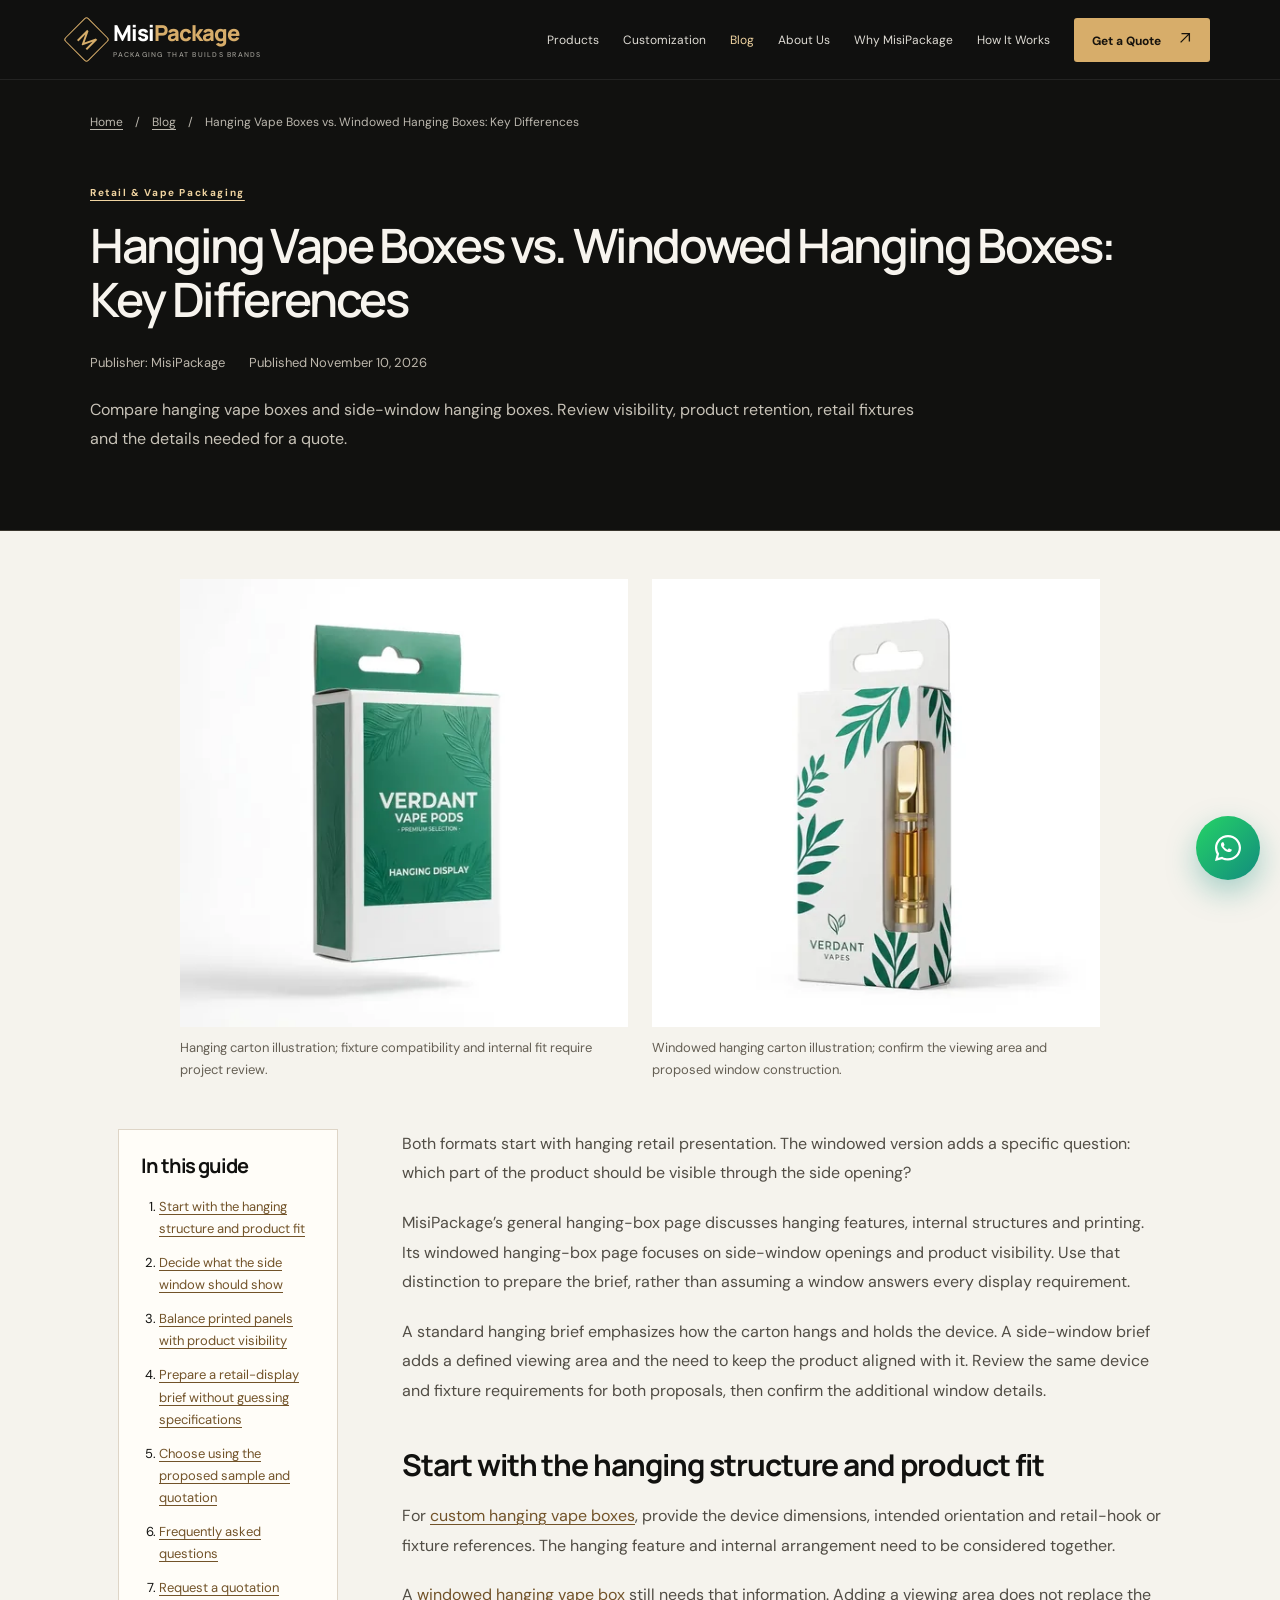
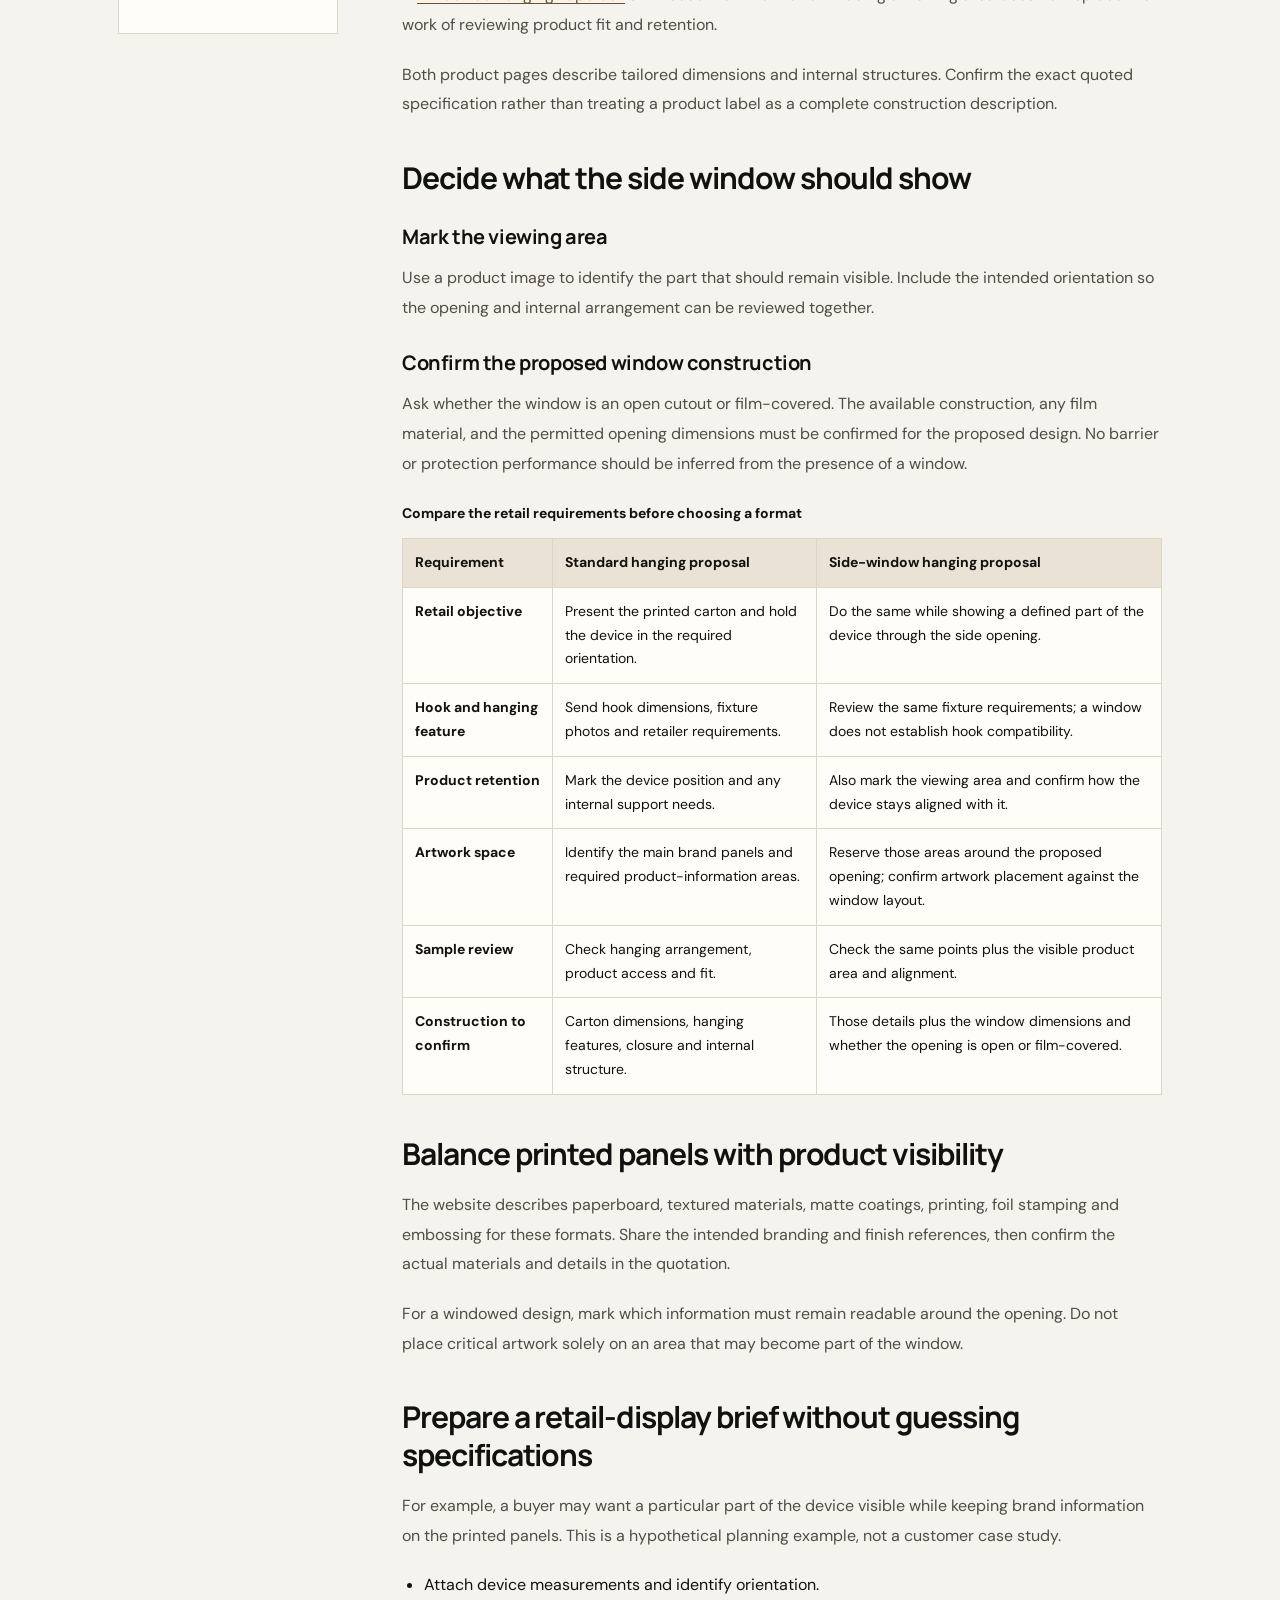
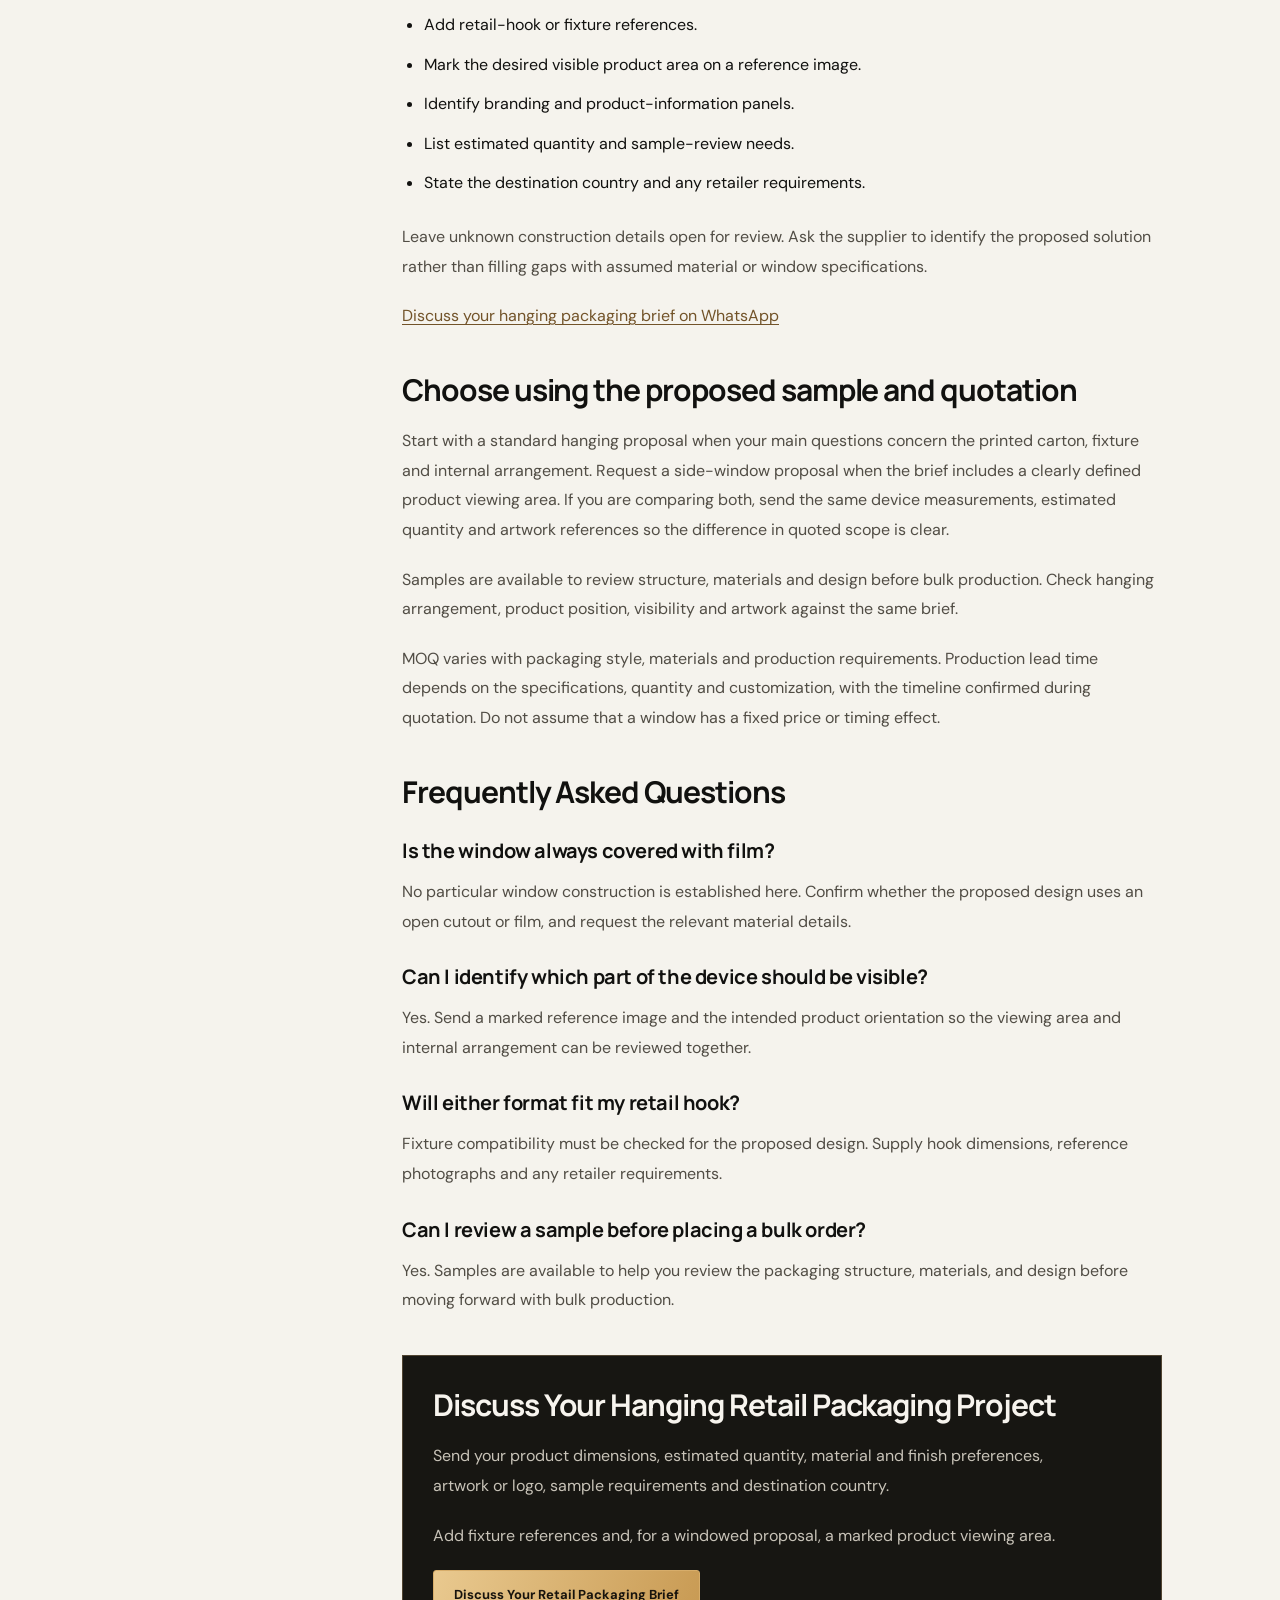
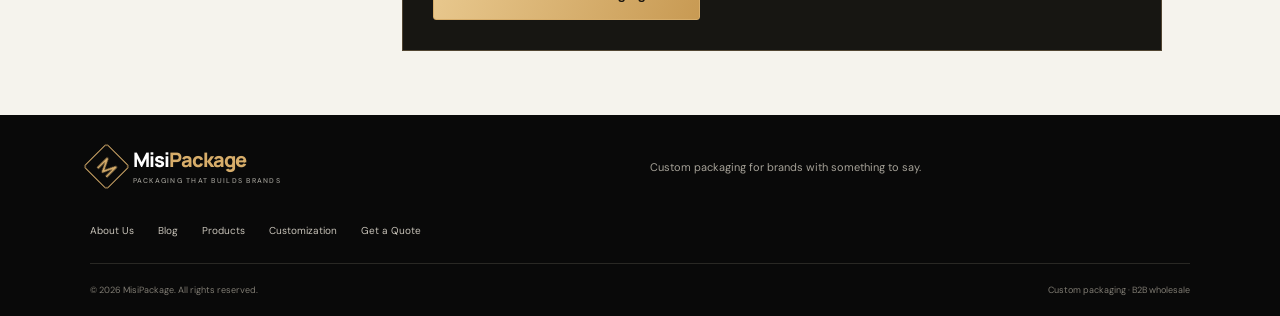
<file: blog/hanging-vs-windowed-vape-boxes/index.html>
<!doctype html>
<html lang="en">
<head>
 <meta charset="utf-8">
 <meta name="viewport" content="width=device-width, initial-scale=1">
 <meta name="theme-color" content="#10100f">
 <meta name="robots" content="index, follow">
 <title>Hanging vs. Windowed Vape Boxes | MisiPackage</title>
 <meta name="description" content="Compare hanging vape boxes and side-window hanging boxes. Review visibility, product retention, retail fixtures and the details needed for a quote.">
 <link rel="canonical" href="https://www.misipackage.com/blog/hanging-vs-windowed-vape-boxes/">
 <meta property="og:type" content="article">
 <meta property="og:title" content="Hanging vs. Windowed Vape Boxes | MisiPackage">
 <meta property="og:description" content="Compare hanging vape boxes and side-window hanging boxes. Review visibility, product retention, retail fixtures and the details needed for a quote.">
 <meta property="og:url" content="https://www.misipackage.com/blog/hanging-vs-windowed-vape-boxes/">
 <meta property="og:image" content="https://www.misipackage.com/assets/hanging-vape-box.jpg">
 <meta property="og:image:alt" content="Illustrative hanging vape carton showing its printed panels and retail hanging feature">
 <meta property="og:image:width" content="1024">
 <meta property="og:image:height" content="1024">
 <meta name="twitter:card" content="summary_large_image">
 <link rel="icon" href="/favicon.svg" type="image/svg+xml">
 <link rel="alternate" type="application/rss+xml" title="MisiPackage Packaging Insights" href="/blog/feed.xml">
 <link rel="preconnect" href="https://fonts.googleapis.com">
 <link rel="preconnect" href="https://fonts.gstatic.com" crossorigin>
 <link href="https://fonts.googleapis.com/css2?family=DM+Sans:wght@400;500;600;700&amp;family=Manrope:wght@400;500;600;700;800&amp;display=swap" rel="stylesheet">
 <link rel="stylesheet" href="/styles.css">
 <link rel="stylesheet" href="/blog/blog.css">
 <style>
.blog-page.blog-article-page .article-header .blog-container { max-width: 1100px; }
.blog-page.blog-article-page .article-header h1 { max-width: 1040px; font-size: clamp(34px, 3.7vw, 52px); line-height: 1.13; }
.blog-page.blog-article-page .article-breadcrumb { line-height: 1.7; }
.blog-page.blog-article-page .article-breadcrumb ol { display: flex; flex-wrap: wrap; gap: 6px 12px; list-style: none; margin: 0; padding: 0; }
.blog-page.blog-article-page .article-breadcrumb li { min-width: 0; }
.blog-page.blog-article-page .article-category { color: var(--gold-light); text-decoration: underline; text-underline-offset: 4px; }
.blog-page.blog-article-page .article-meta { display: flex; flex-wrap: wrap; gap: 8px 24px; margin: 0 0 20px; color: #bdb7ac; font-size: 13px; line-height: 1.7; }
.blog-page.blog-article-page .article-header .blog-lead { max-width: 840px; margin-bottom: 0; }
.blog-page.blog-article-page .article-shell { padding-block: 48px 64px; }
.blog-page.blog-article-page .article-visuals { display: grid; grid-template-columns: 1fr; gap: 24px; max-width: 920px; margin: 0 auto 48px; }
.blog-page.blog-article-page .article-visuals-pair { grid-template-columns: repeat(2, minmax(0, 1fr)); }
.blog-page.blog-article-page figure { min-width: 0; margin: 0; }
.blog-page.blog-article-page .article-visuals img { display: block; width: 100%; height: auto; }
.blog-page.blog-article-page figcaption { margin-top: 10px; color: #655f54; font-size: 13px; line-height: 1.7; }
.blog-page.blog-article-page .article-layout { display: grid; grid-template-columns: 220px minmax(0, 760px); gap: 64px; justify-content: center; align-items: start; }
.blog-page.blog-article-page .article-toc { position: sticky; top: 104px; max-height: calc(100vh - 128px); overflow-y: auto; padding: 22px; border: 1px solid #ded5c7; background: #fffdf8; }
.blog-page.blog-article-page .article-toc h2 { margin: 0 0 16px; font-size: 20px; line-height: 1.4; }
.blog-page.blog-article-page .article-toc ol { padding-left: 18px; margin: 0; }
.blog-page.blog-article-page .article-toc li { margin-bottom: 12px; font-size: 13px; line-height: 1.7; }
.blog-page.blog-article-page .article-toc a { color: #725329; text-decoration: underline; text-underline-offset: 3px; }
.blog-page.blog-article-page .blog-prose { min-width: 0; }
.blog-page.blog-article-page .blog-prose p,
.blog-page.blog-article-page .blog-prose li { font-size: 16px; line-height: 1.85; }
.blog-page.blog-article-page .blog-prose p { margin: 0 0 20px; color: #514d45; }
.blog-page.blog-article-page .blog-prose ul { padding-left: 22px; margin: 0 0 24px; }
.blog-page.blog-article-page .blog-prose li { margin-bottom: 10px; }
.blog-page.blog-article-page .blog-prose h2 { margin: 40px 0 18px; font-size: 30px; line-height: 1.25; letter-spacing: -.035em; }
.blog-page.blog-article-page .blog-prose h3 { margin: 26px 0 12px; font-family: var(--display); font-size: 20px; line-height: 1.45; letter-spacing: -.02em; }
.blog-page.blog-article-page .blog-prose a { color: #725329; text-decoration: underline; text-underline-offset: 3px; }
.blog-page.blog-article-page .blog-prose section { scroll-margin-top: 104px; }
.blog-page.blog-article-page .article-table-wrap { max-width: 100%; margin: 24px 0; overflow-x: auto; }
.blog-page.blog-article-page table { width: 100%; min-width: 580px; border-collapse: collapse; font-size: 14px; line-height: 1.7; background: #fffdf8; }
.blog-page.blog-article-page caption { margin-bottom: 12px; font-weight: 700; text-align: left; }
.blog-page.blog-article-page th,
.blog-page.blog-article-page td { padding: 12px; border: 1px solid #ded5c7; vertical-align: top; text-align: left; }
.blog-page.blog-article-page thead { background: #eae2d4; }
.blog-page.blog-article-page .article-quote { margin-top: 40px; padding: 30px; border: 1px solid #514532; }
.blog-page.blog-article-page .article-quote h2 { margin-top: 0; color: #f7f4ee; }
.blog-page.blog-article-page .article-quote p { color: #c8c3b8; }
.blog-page.blog-article-page .article-quote .blog-button { color: #17130d; text-decoration: none; }
.blog-page.blog-article-page .nav-links a[aria-current="location"] { color: var(--gold-light); }
@media (max-width: 1000px) {
 .blog-page.blog-article-page .article-layout { grid-template-columns: minmax(0, 760px); gap: 32px; }
 .blog-page.blog-article-page .article-toc { position: static; max-height: none; }
}
@media (max-width: 720px) {
 .blog-page.blog-article-page .article-visuals-pair { grid-template-columns: 1fr; }
 .blog-page.blog-article-page .article-header { padding-bottom: 40px; }
 .blog-page.blog-article-page .article-shell { padding-top: 32px; }
 .blog-page.blog-article-page .blog-prose h2 { font-size: 27px; }
 .blog-page.blog-article-page .article-quote { padding: 24px; }
 .blog-page.blog-article-page .article-quote .blog-button { width: 100%; }
}
</style>
 <script async src="https://www.googletagmanager.com/gtag/js?id=G-F40V4904KE"></script>
 <script>
  window.dataLayer = window.dataLayer || [];
  function gtag(){dataLayer.push(arguments);}
  gtag('js', new Date());
  gtag('config', 'G-F40V4904KE');
 </script>
 <script src="/blog/blog.js" defer></script>
 <script type="application/ld+json">{
  "@context": "https://schema.org",
  "@graph": [
    {
      "@type": "BlogPosting",
      "@id": "https://www.misipackage.com/blog/hanging-vs-windowed-vape-boxes/#article",
      "url": "https://www.misipackage.com/blog/hanging-vs-windowed-vape-boxes/",
      "mainEntityOfPage": {
        "@type": "WebPage",
        "@id": "https://www.misipackage.com/blog/hanging-vs-windowed-vape-boxes/"
      },
      "headline": "Hanging Vape Boxes vs. Windowed Hanging Boxes: Key Differences",
      "description": "Compare hanging vape boxes and side-window hanging boxes. Review visibility, product retention, retail fixtures and the details needed for a quote.",
      "image": [
        {
          "@type": "ImageObject",
          "url": "https://www.misipackage.com/assets/hanging-vape-box.jpg",
          "width": 1024,
          "height": 1024,
          "caption": "Hanging carton illustration; fixture compatibility and internal fit require project review."
        },
        {
          "@type": "ImageObject",
          "url": "https://www.misipackage.com/assets/windowed-hanging-vape-box.jpg",
          "width": 1024,
          "height": 1024,
          "caption": "Windowed hanging carton illustration; confirm the viewing area and proposed window construction."
        }
      ],
      "articleSection": "Retail & Vape Packaging",
      "inLanguage": "en-US",
      "publisher": {
        "@type": "Organization",
        "name": "MisiPackage",
        "url": "https://www.misipackage.com/"
      },
      "datePublished": "2026-11-10"
    },
    {
      "@type": "BreadcrumbList",
      "@id": "https://www.misipackage.com/blog/hanging-vs-windowed-vape-boxes/#breadcrumb",
      "itemListElement": [
        {
          "@type": "ListItem",
          "position": 1,
          "name": "Home",
          "item": "https://www.misipackage.com/"
        },
        {
          "@type": "ListItem",
          "position": 2,
          "name": "Blog",
          "item": "https://www.misipackage.com/blog/"
        },
        {
          "@type": "ListItem",
          "position": 3,
          "name": "Hanging Vape Boxes vs. Windowed Hanging Boxes: Key Differences",
          "item": "https://www.misipackage.com/blog/hanging-vs-windowed-vape-boxes/"
        }
      ]
    }
  ]
}</script>
</head>
<body class="blog-page blog-article-page" data-page-type="blog_article">
 <a class="blog-skip" href="#article-main">Skip to content</a>
 <header class="site-header">
    <a class="brand" href="/" aria-label="MisiPackage home"><span class="brand-mark">M</span><span>Misi<span>Package</span><small>PACKAGING THAT BUILDS BRANDS</small></span></a>
    <details class="blog-menu">
      <summary class="menu-toggle" aria-controls="blog-navigation" aria-label="Toggle navigation"><span aria-hidden="true"></span></summary>
    </details>
    <nav id="blog-navigation" class="nav-links" aria-label="Main navigation"><a href="/#products">Products</a><a href="/#customization">Customization</a><a href="/blog/" aria-current="location">Blog</a><a href="/about/">About Us</a><a href="/#why-us">Why MisiPackage</a><a href="/#process">How It Works</a><a class="nav-quote" data-cta-position="header_navigation" href="/wholesale-vape-packaging-quote/">Get a Quote <span><svg width="14" height="14" viewBox="0 0 16 16" aria-hidden="true" focusable="false" fill="none" stroke="currentColor" stroke-width="1.5"><path d="M3 13 13 3M4 3h9v9"/></svg></span></a></nav>
  </header>
 <main id="article-main">
  <article aria-labelledby="article-title">
   <header class="blog-intro article-header">
    <div class="blog-container">
     <nav class="blog-breadcrumb article-breadcrumb" aria-label="Breadcrumb"><ol><li><a href="/">Home</a></li><li aria-hidden="true">/</li><li><a href="/blog/">Blog</a></li><li aria-hidden="true">/</li><li><span aria-current="page">Hanging Vape Boxes vs. Windowed Hanging Boxes: Key Differences</span></li></ol></nav>
     <p class="blog-eyebrow"><a class="article-category" href="/blog/#retail-vape-packaging">Retail &amp; Vape Packaging</a></p>
     <h1 id="article-title">Hanging Vape Boxes vs. Windowed Hanging Boxes: Key Differences</h1>
     <p class="article-meta"><span>Publisher: MisiPackage</span><span>Published <time datetime="2026-11-10">November 10, 2026</time></span></p>
     <p class="blog-lead">Compare hanging vape boxes and side-window hanging boxes. Review visibility, product retention, retail fixtures and the details needed for a quote.</p>
    </div>
   </header>
   <div class="blog-container article-shell">
    <div class="article-visuals article-visuals-pair"><figure><img src="/assets/hanging-vape-box-optimized.webp" srcset="/assets/hanging-vape-box-optimized-480.webp 480w, /assets/hanging-vape-box-optimized-768.webp 768w, /assets/hanging-vape-box-optimized.webp 1024w" sizes="(max-width: 600px) calc(100vw - 40px), (max-width: 720px) calc(100vw - 64px), (max-width: 984px) calc((100vw - 88px) / 2), 448px" width="1024" height="1024" alt="Illustrative hanging vape carton showing its printed panels and retail hanging feature" loading="eager" decoding="async" fetchpriority="high"><figcaption>Hanging carton illustration; fixture compatibility and internal fit require project review.</figcaption></figure><figure><img src="/assets/windowed-hanging-vape-box-optimized.webp" srcset="/assets/windowed-hanging-vape-box-optimized-480.webp 480w, /assets/windowed-hanging-vape-box-optimized-768.webp 768w, /assets/windowed-hanging-vape-box-optimized.webp 1024w" sizes="(max-width: 600px) calc(100vw - 40px), (max-width: 720px) calc(100vw - 64px), (max-width: 984px) calc((100vw - 88px) / 2), 448px" width="1024" height="1024" alt="Illustrative hanging vape carton with a side window showing the product inside" loading="lazy" decoding="async"><figcaption>Windowed hanging carton illustration; confirm the viewing area and proposed window construction.</figcaption></figure></div>
    <div class="article-layout">
     <nav class="article-toc" aria-labelledby="contents-heading"><h2 id="contents-heading">In this guide</h2><ol><li><a href="#structure">Start with the hanging structure and product fit</a></li><li><a href="#visibility">Decide what the side window should show</a></li><li><a href="#artwork">Balance printed panels with product visibility</a></li><li><a href="#example">Prepare a retail-display brief without guessing specifications</a></li><li><a href="#selection">Choose using the proposed sample and quotation</a></li><li><a href="#article-faq">Frequently asked questions</a></li><li><a href="#article-quotation">Request a quotation</a></li></ol></nav>
     <div class="blog-prose"><p>Both formats start with hanging retail presentation. The windowed version adds a specific question: which part of the product should be visible through the side opening?</p><p>MisiPackage’s general hanging-box page discusses hanging features, internal structures and printing. Its windowed hanging-box page focuses on side-window openings and product visibility. Use that distinction to prepare the brief, rather than assuming a window answers every display requirement.</p><p>A standard hanging brief emphasizes how the carton hangs and holds the device. A side-window brief adds a defined viewing area and the need to keep the product aligned with it. Review the same device and fixture requirements for both proposals, then confirm the additional window details.</p>
<section id="structure" aria-labelledby="structure-heading"><h2 id="structure-heading">Start with the hanging structure and product fit</h2><p>For <a href="/products/hanging-vape-box/">custom hanging vape boxes</a>, provide the device dimensions, intended orientation and retail-hook or fixture references. The hanging feature and internal arrangement need to be considered together.</p><p>A <a href="/products/windowed-hanging-vape-box/">windowed hanging vape box</a> still needs that information. Adding a viewing area does not replace the work of reviewing product fit and retention.</p><p>Both product pages describe tailored dimensions and internal structures. Confirm the exact quoted specification rather than treating a product label as a complete construction description.</p></section><section id="visibility" aria-labelledby="visibility-heading"><h2 id="visibility-heading">Decide what the side window should show</h2><h3>Mark the viewing area</h3><p>Use a product image to identify the part that should remain visible. Include the intended orientation so the opening and internal arrangement can be reviewed together.</p><h3>Confirm the proposed window construction</h3><p>Ask whether the window is an open cutout or film-covered. The available construction, any film material, and the permitted opening dimensions must be confirmed for the proposed design. No barrier or protection performance should be inferred from the presence of a window.</p><div class="article-table-wrap" role="region" aria-labelledby="display-comparison-caption" tabindex="0"><table><caption id="display-comparison-caption">Compare the retail requirements before choosing a format</caption>
<thead><tr><th scope="col">Requirement</th><th scope="col">Standard hanging proposal</th><th scope="col">Side-window hanging proposal</th></tr></thead>
<tbody>
<tr><th scope="row">Retail objective</th><td>Present the printed carton and hold the device in the required orientation.</td><td>Do the same while showing a defined part of the device through the side opening.</td></tr>
<tr><th scope="row">Hook and hanging feature</th><td>Send hook dimensions, fixture photos and retailer requirements.</td><td>Review the same fixture requirements; a window does not establish hook compatibility.</td></tr>
<tr><th scope="row">Product retention</th><td>Mark the device position and any internal support needs.</td><td>Also mark the viewing area and confirm how the device stays aligned with it.</td></tr>
<tr><th scope="row">Artwork space</th><td>Identify the main brand panels and required product-information areas.</td><td>Reserve those areas around the proposed opening; confirm artwork placement against the window layout.</td></tr>
<tr><th scope="row">Sample review</th><td>Check hanging arrangement, product access and fit.</td><td>Check the same points plus the visible product area and alignment.</td></tr>
<tr><th scope="row">Construction to confirm</th><td>Carton dimensions, hanging features, closure and internal structure.</td><td>Those details plus the window dimensions and whether the opening is open or film-covered.</td></tr>
</tbody></table></div></section><section id="artwork" aria-labelledby="artwork-heading"><h2 id="artwork-heading">Balance printed panels with product visibility</h2><p>The website describes paperboard, textured materials, matte coatings, printing, foil stamping and embossing for these formats. Share the intended branding and finish references, then confirm the actual materials and details in the quotation.</p><p>For a windowed design, mark which information must remain readable around the opening. Do not place critical artwork solely on an area that may become part of the window.</p></section><section id="example" aria-labelledby="example-heading"><h2 id="example-heading">Prepare a retail-display brief without guessing specifications</h2><p>For example, a buyer may want a particular part of the device visible while keeping brand information on the printed panels. This is a hypothetical planning example, not a customer case study.</p><ul><li>Attach device measurements and identify orientation.</li><li>Add retail-hook or fixture references.</li><li>Mark the desired visible product area on a reference image.</li><li>Identify branding and product-information panels.</li><li>List estimated quantity and sample-review needs.</li><li>State the destination country and any retailer requirements.</li></ul><p>Leave unknown construction details open for review. Ask the supplier to identify the proposed solution rather than filling gaps with assumed material or window specifications.</p><p><a href="https://wa.me/8615919957110?text=Hello%20Misipackage%2C%20I%20just%20viewed%20your%20website%20and%20would%20like%20to%20discuss%20a%20custom%20project.%20Can%20we%20chat%3F" target="_blank" rel="noopener noreferrer">Discuss your hanging packaging brief on WhatsApp</a></p></section><section id="selection" aria-labelledby="selection-heading"><h2 id="selection-heading">Choose using the proposed sample and quotation</h2><p>Start with a standard hanging proposal when your main questions concern the printed carton, fixture and internal arrangement. Request a side-window proposal when the brief includes a clearly defined product viewing area. If you are comparing both, send the same device measurements, estimated quantity and artwork references so the difference in quoted scope is clear.</p><p>Samples are available to review structure, materials and design before bulk production. Check hanging arrangement, product position, visibility and artwork against the same brief.</p><p>MOQ varies with packaging style, materials and production requirements. Production lead time depends on the specifications, quantity and customization, with the timeline confirmed during quotation. Do not assume that a window has a fixed price or timing effect.</p></section><section id="article-faq" aria-labelledby="faq-heading"><h2 id="faq-heading">Frequently Asked Questions</h2><h3>Is the window always covered with film?</h3><p>No particular window construction is established here. Confirm whether the proposed design uses an open cutout or film, and request the relevant material details.</p><h3>Can I identify which part of the device should be visible?</h3><p>Yes. Send a marked reference image and the intended product orientation so the viewing area and internal arrangement can be reviewed together.</p><h3>Will either format fit my retail hook?</h3><p>Fixture compatibility must be checked for the proposed design. Supply hook dimensions, reference photographs and any retailer requirements.</p><h3>Can I review a sample before placing a bulk order?</h3><p>Yes. Samples are available to help you review the packaging structure, materials, and design before moving forward with bulk production.</p></section><section class="blog-quote article-quote" id="article-quotation" aria-labelledby="quotation-heading"><h2 id="quotation-heading">Discuss Your Hanging Retail Packaging Project</h2><p>Send your product dimensions, estimated quantity, material and finish preferences, artwork or logo, sample requirements and destination country.</p><p>Add fixture references and, for a windowed proposal, a marked product viewing area.</p><a class="blog-button blog-button-gold" href="https://wa.me/8615919957110?text=Hello%20Misipackage%2C%20I%20just%20viewed%20your%20website%20and%20would%20like%20to%20discuss%20a%20custom%20project.%20Can%20we%20chat%3F" target="_blank" rel="noopener noreferrer">Discuss Your Retail Packaging Brief</a></section></div>
    </div>
   </div>
  </article>
 </main>
 <footer class="site-footer">
    <a class="brand footer-brand" href="/" aria-label="MisiPackage home"><span class="brand-mark">M</span><span>Misi<span>Package</span><small>PACKAGING THAT BUILDS BRANDS</small></span></a>
    <p>Custom packaging for brands with something to say.</p>
    <nav class="footer-links" aria-label="Footer navigation"><a href="/about/">About Us</a><a href="/blog/">Blog</a><a href="/#products">Products</a><a href="/#customization">Customization</a><a href="/#quote">Get a Quote</a></nav>
    <div class="footer-bottom"><span>© <span id="year"></span> MisiPackage. All rights reserved.</span><span>Custom packaging · B2B wholesale</span></div>
  </footer>
  <a
  class="whatsapp-float"
  href="https://wa.me/8615919957110?text=Hello%20Misipackage%2C%20I%20just%20viewed%20your%20website%20and%20would%20like%20to%20discuss%20a%20custom%20project.%20Can%20we%20chat%3F"
  target="_blank"
  rel="noopener noreferrer"
  aria-label="Chat with Misipackage on WhatsApp"
  title="Chat with Misipackage on WhatsApp"
>
  <span class="whatsapp-float__icon">
    <svg viewBox="0 0 32 32" aria-hidden="true">
      <path fill="currentColor" d="M19.11 17.27c-.27-.14-1.58-.78-1.82-.87-.24-.09-.41-.14-.58.14-.17.27-.67.87-.82 1.05-.15.18-.31.21-.58.07-.27-.14-1.12-.41-2.13-1.31-.79-.7-1.32-1.57-1.47-1.84-.15-.27-.02-.41.11-.55.12-.12.27-.31.41-.46.14-.15.18-.27.27-.45.09-.18.05-.34-.02-.48-.07-.14-.58-1.4-.79-1.92-.21-.5-.43-.43-.58-.43h-.5c-.18 0-.46.07-.7.34-.24.27-.92.9-.92 2.19 0 1.29.94 2.53 1.07 2.7.14.18 1.85 2.82 4.49 3.95.63.27 1.13.43 1.51.55.63.2 1.21.17 1.66.1.51-.08 1.58-.65 1.8-1.27.22-.62.22-1.15.15-1.27-.06-.12-.23-.19-.5-.33z"/>
      <path fill="currentColor" d="M16 3C8.83 3 3 8.73 3 15.8c0 2.28.6 4.5 1.74 6.45L3 29l6.96-1.8A13.1 13.1 0 0 0 16 28.6c7.17 0 13-5.73 13-12.8C29 8.73 23.17 3 16 3zm0 23.34c-1.92 0-3.8-.5-5.45-1.46l-.39-.23-4.13 1.07 1.1-4.02-.25-.41A10.94 10.94 0 0 1 5.2 15.8C5.2 9.94 10.03 5.2 16 5.2S26.8 9.94 26.8 15.8 21.97 26.34 16 26.34z"/>
    </svg>
  </span>
</a>
</body>
</html>
</file>
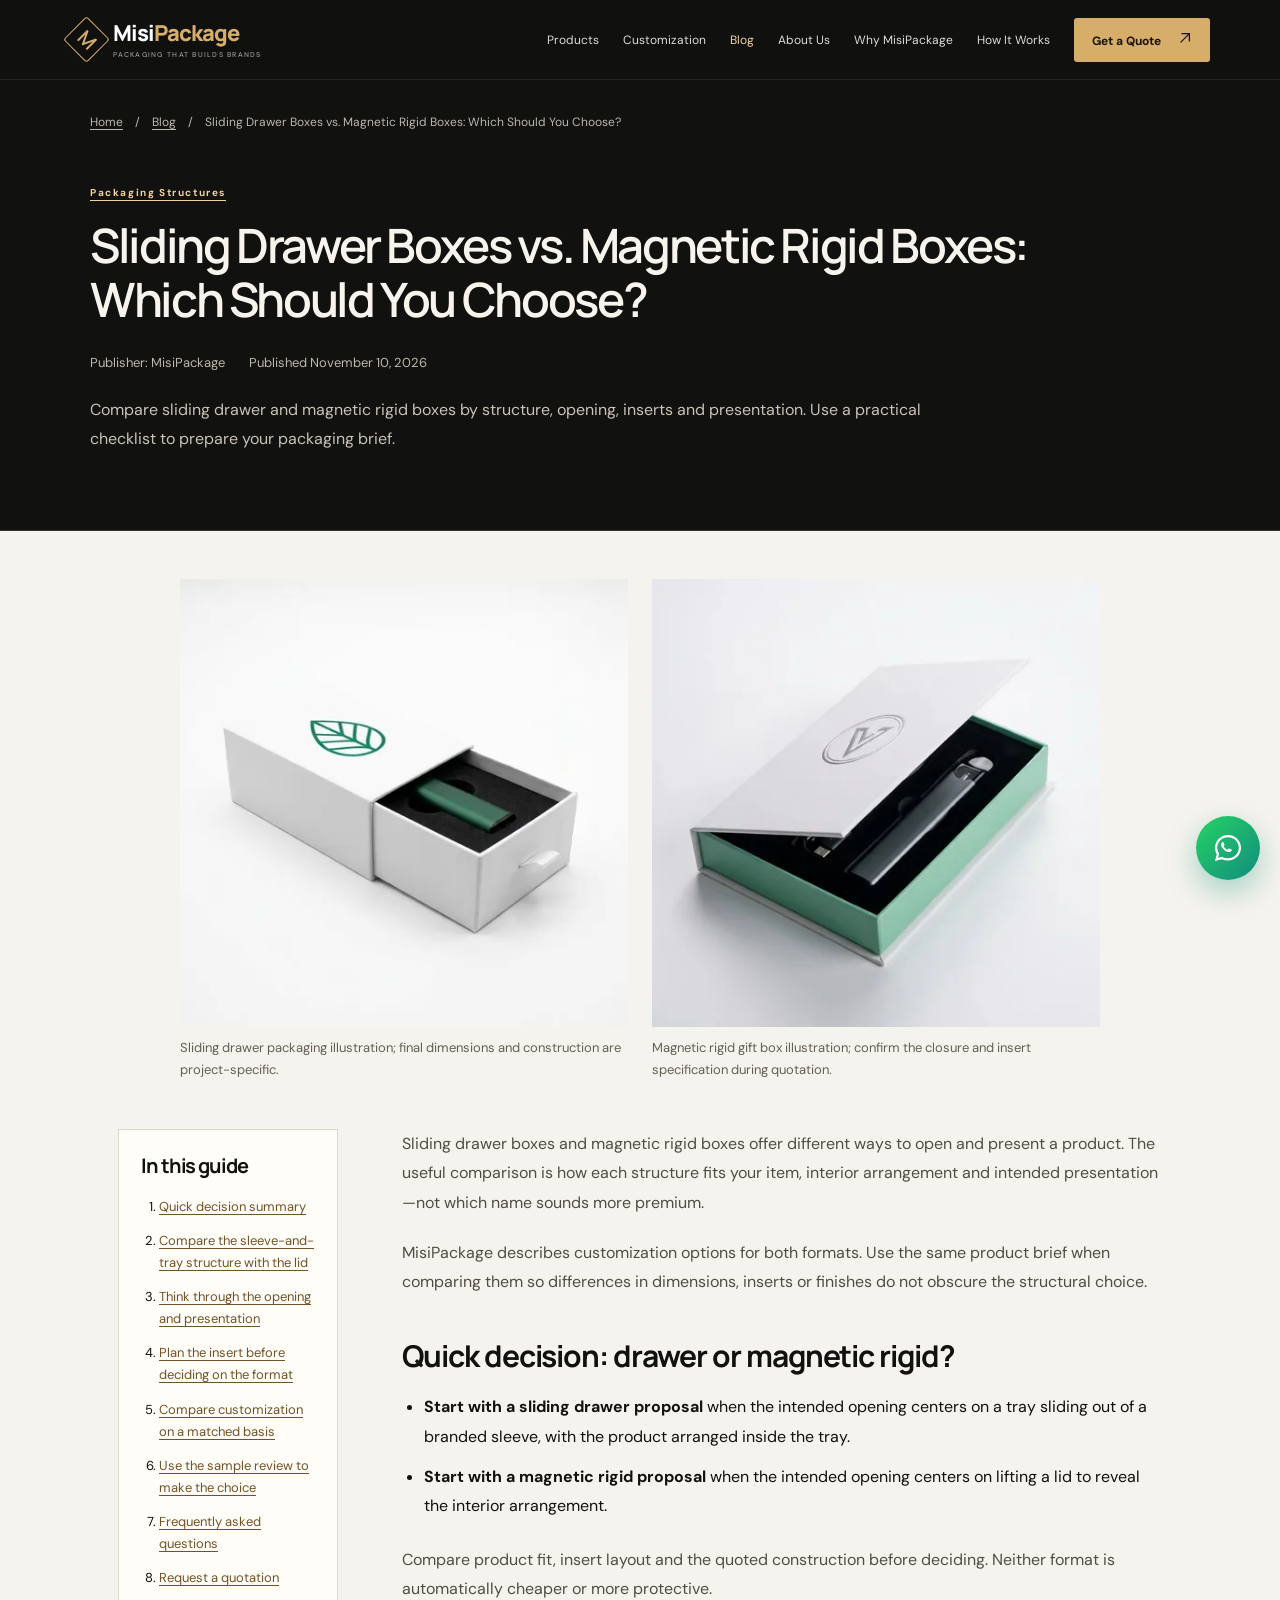
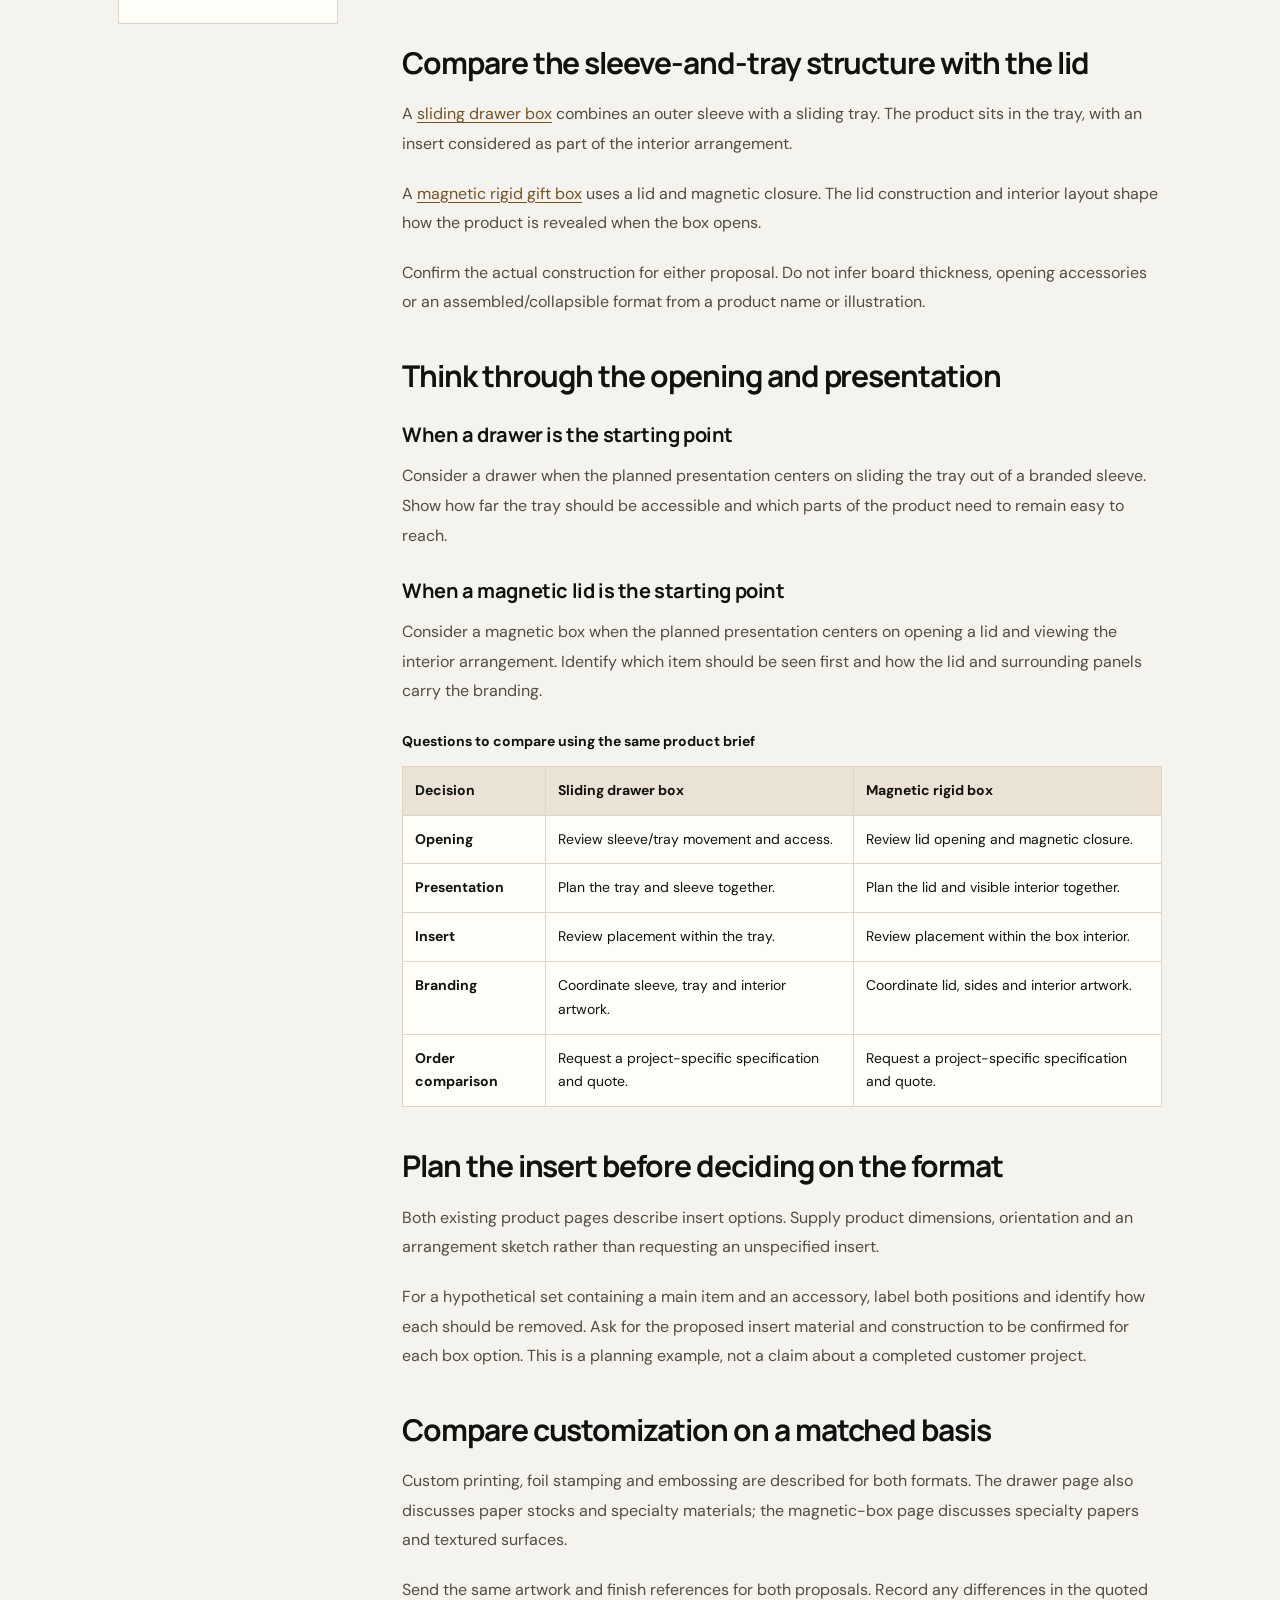
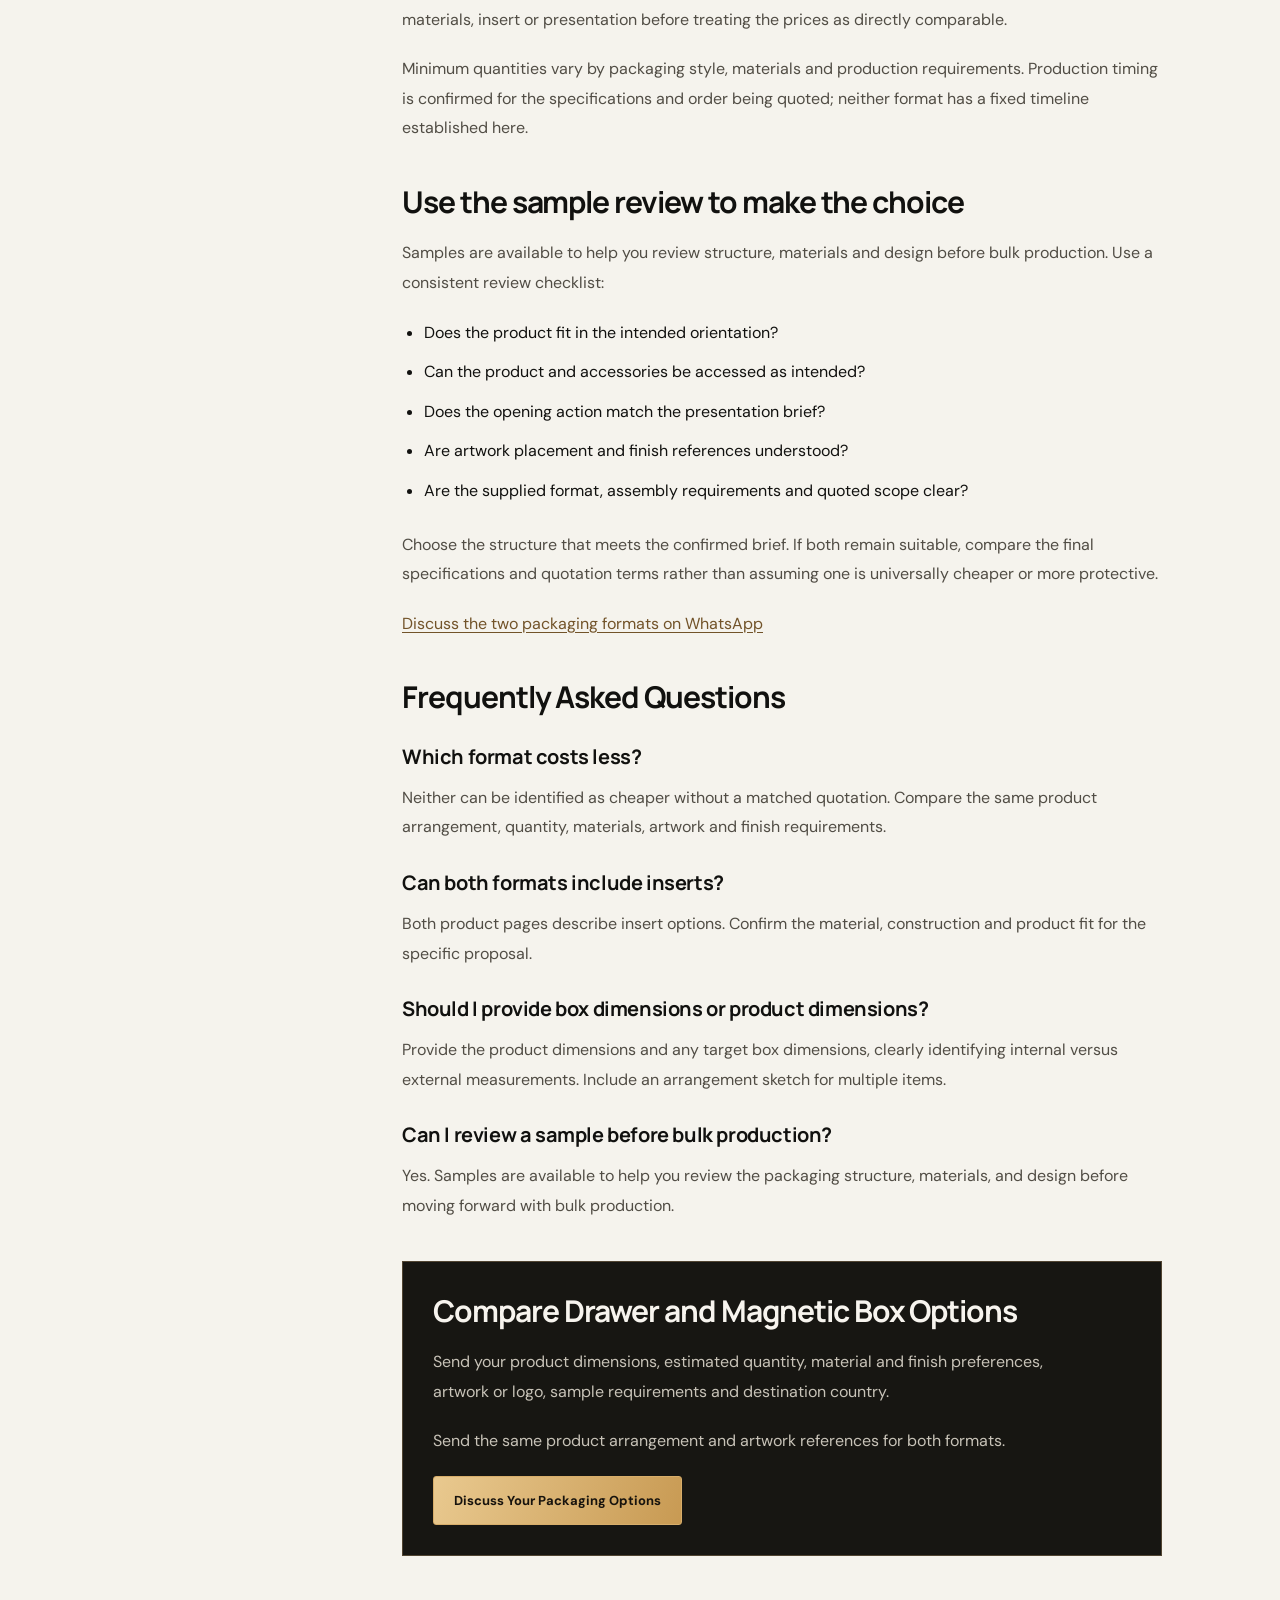
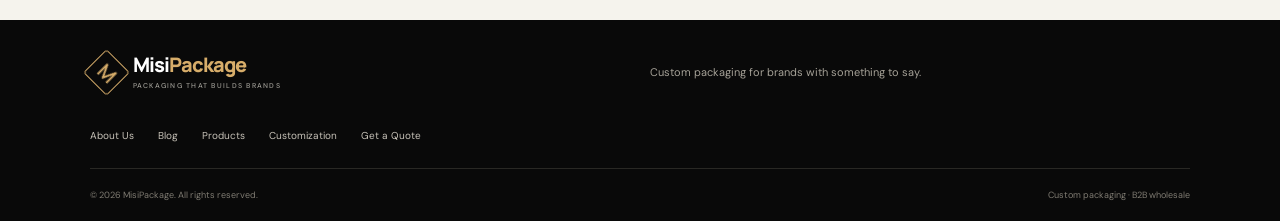
<file: blog/sliding-drawer-vs-magnetic-rigid-boxes/index.html>
<!doctype html>
<html lang="en">
<head>
 <meta charset="utf-8">
 <meta name="viewport" content="width=device-width, initial-scale=1">
 <meta name="theme-color" content="#10100f">
 <meta name="robots" content="index, follow">
 <title>Sliding Drawer vs. Magnetic Rigid Boxes | MisiPackage</title>
 <meta name="description" content="Compare sliding drawer and magnetic rigid boxes by structure, opening, inserts and presentation. Use a practical checklist to prepare your packaging brief.">
 <link rel="canonical" href="https://www.misipackage.com/blog/sliding-drawer-vs-magnetic-rigid-boxes/">
 <meta property="og:type" content="article">
 <meta property="og:title" content="Sliding Drawer vs. Magnetic Rigid Boxes | MisiPackage">
 <meta property="og:description" content="Compare sliding drawer and magnetic rigid boxes by structure, opening, inserts and presentation. Use a practical checklist to prepare your packaging brief.">
 <meta property="og:url" content="https://www.misipackage.com/blog/sliding-drawer-vs-magnetic-rigid-boxes/">
 <meta property="og:image" content="https://www.misipackage.com/assets/sliding-drawer-box.jpg">
 <meta property="og:image:alt" content="Illustrative sliding drawer box with an outer sleeve and partially extended tray">
 <meta property="og:image:width" content="1024">
 <meta property="og:image:height" content="1024">
 <meta name="twitter:card" content="summary_large_image">
 <link rel="icon" href="/favicon.svg" type="image/svg+xml">
 <link rel="alternate" type="application/rss+xml" title="MisiPackage Packaging Insights" href="/blog/feed.xml">
 <link rel="preconnect" href="https://fonts.googleapis.com">
 <link rel="preconnect" href="https://fonts.gstatic.com" crossorigin>
 <link href="https://fonts.googleapis.com/css2?family=DM+Sans:wght@400;500;600;700&amp;family=Manrope:wght@400;500;600;700;800&amp;display=swap" rel="stylesheet">
 <link rel="stylesheet" href="/styles.css">
 <link rel="stylesheet" href="/blog/blog.css">
 <style>
.blog-page.blog-article-page .article-header .blog-container { max-width: 1100px; }
.blog-page.blog-article-page .article-header h1 { max-width: 1040px; font-size: clamp(34px, 3.7vw, 52px); line-height: 1.13; }
.blog-page.blog-article-page .article-breadcrumb { line-height: 1.7; }
.blog-page.blog-article-page .article-breadcrumb ol { display: flex; flex-wrap: wrap; gap: 6px 12px; list-style: none; margin: 0; padding: 0; }
.blog-page.blog-article-page .article-breadcrumb li { min-width: 0; }
.blog-page.blog-article-page .article-category { color: var(--gold-light); text-decoration: underline; text-underline-offset: 4px; }
.blog-page.blog-article-page .article-meta { display: flex; flex-wrap: wrap; gap: 8px 24px; margin: 0 0 20px; color: #bdb7ac; font-size: 13px; line-height: 1.7; }
.blog-page.blog-article-page .article-header .blog-lead { max-width: 840px; margin-bottom: 0; }
.blog-page.blog-article-page .article-shell { padding-block: 48px 64px; }
.blog-page.blog-article-page .article-visuals { display: grid; grid-template-columns: 1fr; gap: 24px; max-width: 920px; margin: 0 auto 48px; }
.blog-page.blog-article-page .article-visuals-pair { grid-template-columns: repeat(2, minmax(0, 1fr)); }
.blog-page.blog-article-page figure { min-width: 0; margin: 0; }
.blog-page.blog-article-page .article-visuals img { display: block; width: 100%; height: auto; }
.blog-page.blog-article-page figcaption { margin-top: 10px; color: #655f54; font-size: 13px; line-height: 1.7; }
.blog-page.blog-article-page .article-layout { display: grid; grid-template-columns: 220px minmax(0, 760px); gap: 64px; justify-content: center; align-items: start; }
.blog-page.blog-article-page .article-toc { position: sticky; top: 104px; max-height: calc(100vh - 128px); overflow-y: auto; padding: 22px; border: 1px solid #ded5c7; background: #fffdf8; }
.blog-page.blog-article-page .article-toc h2 { margin: 0 0 16px; font-size: 20px; line-height: 1.4; }
.blog-page.blog-article-page .article-toc ol { padding-left: 18px; margin: 0; }
.blog-page.blog-article-page .article-toc li { margin-bottom: 12px; font-size: 13px; line-height: 1.7; }
.blog-page.blog-article-page .article-toc a { color: #725329; text-decoration: underline; text-underline-offset: 3px; }
.blog-page.blog-article-page .blog-prose { min-width: 0; }
.blog-page.blog-article-page .blog-prose p,
.blog-page.blog-article-page .blog-prose li { font-size: 16px; line-height: 1.85; }
.blog-page.blog-article-page .blog-prose p { margin: 0 0 20px; color: #514d45; }
.blog-page.blog-article-page .blog-prose ul { padding-left: 22px; margin: 0 0 24px; }
.blog-page.blog-article-page .blog-prose li { margin-bottom: 10px; }
.blog-page.blog-article-page .blog-prose h2 { margin: 40px 0 18px; font-size: 30px; line-height: 1.25; letter-spacing: -.035em; }
.blog-page.blog-article-page .blog-prose h3 { margin: 26px 0 12px; font-family: var(--display); font-size: 20px; line-height: 1.45; letter-spacing: -.02em; }
.blog-page.blog-article-page .blog-prose a { color: #725329; text-decoration: underline; text-underline-offset: 3px; }
.blog-page.blog-article-page .blog-prose section { scroll-margin-top: 104px; }
.blog-page.blog-article-page .article-table-wrap { max-width: 100%; margin: 24px 0; overflow-x: auto; }
.blog-page.blog-article-page table { width: 100%; min-width: 580px; border-collapse: collapse; font-size: 14px; line-height: 1.7; background: #fffdf8; }
.blog-page.blog-article-page caption { margin-bottom: 12px; font-weight: 700; text-align: left; }
.blog-page.blog-article-page th,
.blog-page.blog-article-page td { padding: 12px; border: 1px solid #ded5c7; vertical-align: top; text-align: left; }
.blog-page.blog-article-page thead { background: #eae2d4; }
.blog-page.blog-article-page .article-quote { margin-top: 40px; padding: 30px; border: 1px solid #514532; }
.blog-page.blog-article-page .article-quote h2 { margin-top: 0; color: #f7f4ee; }
.blog-page.blog-article-page .article-quote p { color: #c8c3b8; }
.blog-page.blog-article-page .article-quote .blog-button { color: #17130d; text-decoration: none; }
.blog-page.blog-article-page .nav-links a[aria-current="location"] { color: var(--gold-light); }
@media (max-width: 1000px) {
 .blog-page.blog-article-page .article-layout { grid-template-columns: minmax(0, 760px); gap: 32px; }
 .blog-page.blog-article-page .article-toc { position: static; max-height: none; }
}
@media (max-width: 720px) {
 .blog-page.blog-article-page .article-visuals-pair { grid-template-columns: 1fr; }
 .blog-page.blog-article-page .article-header { padding-bottom: 40px; }
 .blog-page.blog-article-page .article-shell { padding-top: 32px; }
 .blog-page.blog-article-page .blog-prose h2 { font-size: 27px; }
 .blog-page.blog-article-page .article-quote { padding: 24px; }
 .blog-page.blog-article-page .article-quote .blog-button { width: 100%; }
}
</style>
 <script async src="https://www.googletagmanager.com/gtag/js?id=G-F40V4904KE"></script>
 <script>
  window.dataLayer = window.dataLayer || [];
  function gtag(){dataLayer.push(arguments);}
  gtag('js', new Date());
  gtag('config', 'G-F40V4904KE');
 </script>
 <script src="/blog/blog.js" defer></script>
 <script type="application/ld+json">{
  "@context": "https://schema.org",
  "@graph": [
    {
      "@type": "BlogPosting",
      "@id": "https://www.misipackage.com/blog/sliding-drawer-vs-magnetic-rigid-boxes/#article",
      "url": "https://www.misipackage.com/blog/sliding-drawer-vs-magnetic-rigid-boxes/",
      "mainEntityOfPage": {
        "@type": "WebPage",
        "@id": "https://www.misipackage.com/blog/sliding-drawer-vs-magnetic-rigid-boxes/"
      },
      "headline": "Sliding Drawer Boxes vs. Magnetic Rigid Boxes: Which Should You Choose?",
      "description": "Compare sliding drawer and magnetic rigid boxes by structure, opening, inserts and presentation. Use a practical checklist to prepare your packaging brief.",
      "image": [
        {
          "@type": "ImageObject",
          "url": "https://www.misipackage.com/assets/sliding-drawer-box.jpg",
          "width": 1024,
          "height": 1024,
          "caption": "Sliding drawer packaging illustration; final dimensions and construction are project-specific."
        },
        {
          "@type": "ImageObject",
          "url": "https://www.misipackage.com/assets/magnetic-rigid-gift-box.jpg",
          "width": 1024,
          "height": 1024,
          "caption": "Magnetic rigid gift box illustration; confirm the closure and insert specification during quotation."
        }
      ],
      "articleSection": "Packaging Structures",
      "inLanguage": "en-US",
      "publisher": {
        "@type": "Organization",
        "name": "MisiPackage",
        "url": "https://www.misipackage.com/"
      },
      "datePublished": "2026-11-10"
    },
    {
      "@type": "BreadcrumbList",
      "@id": "https://www.misipackage.com/blog/sliding-drawer-vs-magnetic-rigid-boxes/#breadcrumb",
      "itemListElement": [
        {
          "@type": "ListItem",
          "position": 1,
          "name": "Home",
          "item": "https://www.misipackage.com/"
        },
        {
          "@type": "ListItem",
          "position": 2,
          "name": "Blog",
          "item": "https://www.misipackage.com/blog/"
        },
        {
          "@type": "ListItem",
          "position": 3,
          "name": "Sliding Drawer Boxes vs. Magnetic Rigid Boxes: Which Should You Choose?",
          "item": "https://www.misipackage.com/blog/sliding-drawer-vs-magnetic-rigid-boxes/"
        }
      ]
    }
  ]
}</script>
</head>
<body class="blog-page blog-article-page" data-page-type="blog_article">
 <a class="blog-skip" href="#article-main">Skip to content</a>
 <header class="site-header">
    <a class="brand" href="/" aria-label="MisiPackage home"><span class="brand-mark">M</span><span>Misi<span>Package</span><small>PACKAGING THAT BUILDS BRANDS</small></span></a>
    <details class="blog-menu">
      <summary class="menu-toggle" aria-controls="blog-navigation" aria-label="Toggle navigation"><span aria-hidden="true"></span></summary>
    </details>
    <nav id="blog-navigation" class="nav-links" aria-label="Main navigation"><a href="/#products">Products</a><a href="/#customization">Customization</a><a href="/blog/" aria-current="location">Blog</a><a href="/about/">About Us</a><a href="/#why-us">Why MisiPackage</a><a href="/#process">How It Works</a><a class="nav-quote" data-cta-position="header_navigation" href="/wholesale-vape-packaging-quote/">Get a Quote <span><svg width="14" height="14" viewBox="0 0 16 16" aria-hidden="true" focusable="false" fill="none" stroke="currentColor" stroke-width="1.5"><path d="M3 13 13 3M4 3h9v9"/></svg></span></a></nav>
  </header>
 <main id="article-main">
  <article aria-labelledby="article-title">
   <header class="blog-intro article-header">
    <div class="blog-container">
     <nav class="blog-breadcrumb article-breadcrumb" aria-label="Breadcrumb"><ol><li><a href="/">Home</a></li><li aria-hidden="true">/</li><li><a href="/blog/">Blog</a></li><li aria-hidden="true">/</li><li><span aria-current="page">Sliding Drawer Boxes vs. Magnetic Rigid Boxes: Which Should You Choose?</span></li></ol></nav>
     <p class="blog-eyebrow"><a class="article-category" href="/blog/#packaging-structures">Packaging Structures</a></p>
     <h1 id="article-title">Sliding Drawer Boxes vs. Magnetic Rigid Boxes: Which Should You Choose?</h1>
     <p class="article-meta"><span>Publisher: MisiPackage</span><span>Published <time datetime="2026-11-10">November 10, 2026</time></span></p>
     <p class="blog-lead">Compare sliding drawer and magnetic rigid boxes by structure, opening, inserts and presentation. Use a practical checklist to prepare your packaging brief.</p>
    </div>
   </header>
   <div class="blog-container article-shell">
    <div class="article-visuals article-visuals-pair"><figure><img src="/assets/sliding-drawer-box-optimized.webp" srcset="/assets/sliding-drawer-box-optimized-480.webp 480w, /assets/sliding-drawer-box-optimized-768.webp 768w, /assets/sliding-drawer-box-optimized.webp 1024w" sizes="(max-width: 600px) calc(100vw - 40px), (max-width: 720px) calc(100vw - 64px), (max-width: 984px) calc((100vw - 88px) / 2), 448px" width="1024" height="1024" alt="Illustrative sliding drawer box with an outer sleeve and partially extended tray" loading="eager" decoding="async" fetchpriority="high"><figcaption>Sliding drawer packaging illustration; final dimensions and construction are project-specific.</figcaption></figure><figure><img src="/assets/magnetic-rigid-gift-box-optimized.webp" srcset="/assets/magnetic-rigid-gift-box-optimized-480.webp 480w, /assets/magnetic-rigid-gift-box-optimized-768.webp 768w, /assets/magnetic-rigid-gift-box-optimized.webp 1024w" sizes="(max-width: 600px) calc(100vw - 40px), (max-width: 720px) calc(100vw - 64px), (max-width: 984px) calc((100vw - 88px) / 2), 448px" width="1024" height="1024" alt="Illustrative rigid gift box with an open hinged lid and interior product arrangement" loading="lazy" decoding="async"><figcaption>Magnetic rigid gift box illustration; confirm the closure and insert specification during quotation.</figcaption></figure></div>
    <div class="article-layout">
     <nav class="article-toc" aria-labelledby="contents-heading"><h2 id="contents-heading">In this guide</h2><ol><li><a href="#decision-summary">Quick decision summary</a></li><li><a href="#structure">Compare the sleeve-and-tray structure with the lid</a></li><li><a href="#opening">Think through the opening and presentation</a></li><li><a href="#inserts">Plan the insert before deciding on the format</a></li><li><a href="#customization">Compare customization on a matched basis</a></li><li><a href="#choose">Use the sample review to make the choice</a></li><li><a href="#article-faq">Frequently asked questions</a></li><li><a href="#article-quotation">Request a quotation</a></li></ol></nav>
     <div class="blog-prose"><p>Sliding drawer boxes and magnetic rigid boxes offer different ways to open and present a product. The useful comparison is how each structure fits your item, interior arrangement and intended presentation—not which name sounds more premium.</p><p>MisiPackage describes customization options for both formats. Use the same product brief when comparing them so differences in dimensions, inserts or finishes do not obscure the structural choice.</p><section id="decision-summary" aria-labelledby="decision-summary-heading">
<h2 id="decision-summary-heading">Quick decision: drawer or magnetic rigid?</h2>
<ul>
<li><strong>Start with a sliding drawer proposal</strong> when the intended opening centers on a tray sliding out of a branded sleeve, with the product arranged inside the tray.</li>
<li><strong>Start with a magnetic rigid proposal</strong> when the intended opening centers on lifting a lid to reveal the interior arrangement.</li>
</ul>
<p>Compare product fit, insert layout and the quoted construction before deciding. Neither format is automatically cheaper or more protective.</p>
</section>
<section id="structure" aria-labelledby="structure-heading"><h2 id="structure-heading">Compare the sleeve-and-tray structure with the lid</h2><p>A <a href="/products/sliding-drawer-box/">sliding drawer box</a> combines an outer sleeve with a sliding tray. The product sits in the tray, with an insert considered as part of the interior arrangement.</p><p>A <a href="/products/magnetic-rigid-gift-box/">magnetic rigid gift box</a> uses a lid and magnetic closure. The lid construction and interior layout shape how the product is revealed when the box opens.</p><p>Confirm the actual construction for either proposal. Do not infer board thickness, opening accessories or an assembled/collapsible format from a product name or illustration.</p></section><section id="opening" aria-labelledby="opening-heading"><h2 id="opening-heading">Think through the opening and presentation</h2><h3>When a drawer is the starting point</h3><p>Consider a drawer when the planned presentation centers on sliding the tray out of a branded sleeve. Show how far the tray should be accessible and which parts of the product need to remain easy to reach.</p><h3>When a magnetic lid is the starting point</h3><p>Consider a magnetic box when the planned presentation centers on opening a lid and viewing the interior arrangement. Identify which item should be seen first and how the lid and surrounding panels carry the branding.</p><div class="article-table-wrap" role="region" aria-labelledby="structure-comparison-caption" tabindex="0"><table><caption id="structure-comparison-caption">Questions to compare using the same product brief</caption><thead><tr><th scope="col">Decision</th><th scope="col">Sliding drawer box</th><th scope="col">Magnetic rigid box</th></tr></thead><tbody><tr><th scope="row">Opening</th><td>Review sleeve/tray movement and access.</td><td>Review lid opening and magnetic closure.</td></tr><tr><th scope="row">Presentation</th><td>Plan the tray and sleeve together.</td><td>Plan the lid and visible interior together.</td></tr><tr><th scope="row">Insert</th><td>Review placement within the tray.</td><td>Review placement within the box interior.</td></tr><tr><th scope="row">Branding</th><td>Coordinate sleeve, tray and interior artwork.</td><td>Coordinate lid, sides and interior artwork.</td></tr><tr><th scope="row">Order comparison</th><td>Request a project-specific specification and quote.</td><td>Request a project-specific specification and quote.</td></tr></tbody></table></div></section><section id="inserts" aria-labelledby="inserts-heading"><h2 id="inserts-heading">Plan the insert before deciding on the format</h2><p>Both existing product pages describe insert options. Supply product dimensions, orientation and an arrangement sketch rather than requesting an unspecified insert.</p><p>For a hypothetical set containing a main item and an accessory, label both positions and identify how each should be removed. Ask for the proposed insert material and construction to be confirmed for each box option. This is a planning example, not a claim about a completed customer project.</p></section><section id="customization" aria-labelledby="customization-heading"><h2 id="customization-heading">Compare customization on a matched basis</h2><p>Custom printing, foil stamping and embossing are described for both formats. The drawer page also discusses paper stocks and specialty materials; the magnetic-box page discusses specialty papers and textured surfaces.</p><p>Send the same artwork and finish references for both proposals. Record any differences in the quoted materials, insert or presentation before treating the prices as directly comparable.</p><p>Minimum quantities vary by packaging style, materials and production requirements. Production timing is confirmed for the specifications and order being quoted; neither format has a fixed timeline established here.</p></section><section id="choose" aria-labelledby="choose-heading"><h2 id="choose-heading">Use the sample review to make the choice</h2><p>Samples are available to help you review structure, materials and design before bulk production. Use a consistent review checklist:</p><ul><li>Does the product fit in the intended orientation?</li><li>Can the product and accessories be accessed as intended?</li><li>Does the opening action match the presentation brief?</li><li>Are artwork placement and finish references understood?</li><li>Are the supplied format, assembly requirements and quoted scope clear?</li></ul><p>Choose the structure that meets the confirmed brief. If both remain suitable, compare the final specifications and quotation terms rather than assuming one is universally cheaper or more protective.</p><p><a href="https://wa.me/8615919957110?text=Hello%20Misipackage%2C%20I%20just%20viewed%20your%20website%20and%20would%20like%20to%20discuss%20a%20custom%20project.%20Can%20we%20chat%3F" target="_blank" rel="noopener noreferrer">Discuss the two packaging formats on WhatsApp</a></p></section><section id="article-faq" aria-labelledby="faq-heading"><h2 id="faq-heading">Frequently Asked Questions</h2><h3>Which format costs less?</h3><p>Neither can be identified as cheaper without a matched quotation. Compare the same product arrangement, quantity, materials, artwork and finish requirements.</p><h3>Can both formats include inserts?</h3><p>Both product pages describe insert options. Confirm the material, construction and product fit for the specific proposal.</p><h3>Should I provide box dimensions or product dimensions?</h3><p>Provide the product dimensions and any target box dimensions, clearly identifying internal versus external measurements. Include an arrangement sketch for multiple items.</p><h3>Can I review a sample before bulk production?</h3><p>Yes. Samples are available to help you review the packaging structure, materials, and design before moving forward with bulk production.</p></section><section class="blog-quote article-quote" id="article-quotation" aria-labelledby="quotation-heading"><h2 id="quotation-heading">Compare Drawer and Magnetic Box Options</h2><p>Send your product dimensions, estimated quantity, material and finish preferences, artwork or logo, sample requirements and destination country.</p><p>Send the same product arrangement and artwork references for both formats.</p><a class="blog-button blog-button-gold" href="https://wa.me/8615919957110?text=Hello%20Misipackage%2C%20I%20just%20viewed%20your%20website%20and%20would%20like%20to%20discuss%20a%20custom%20project.%20Can%20we%20chat%3F" target="_blank" rel="noopener noreferrer">Discuss Your Packaging Options</a></section></div>
    </div>
   </div>
  </article>
 </main>
 <footer class="site-footer">
    <a class="brand footer-brand" href="/" aria-label="MisiPackage home"><span class="brand-mark">M</span><span>Misi<span>Package</span><small>PACKAGING THAT BUILDS BRANDS</small></span></a>
    <p>Custom packaging for brands with something to say.</p>
    <nav class="footer-links" aria-label="Footer navigation"><a href="/about/">About Us</a><a href="/blog/">Blog</a><a href="/#products">Products</a><a href="/#customization">Customization</a><a href="/#quote">Get a Quote</a></nav>
    <div class="footer-bottom"><span>© <span id="year"></span> MisiPackage. All rights reserved.</span><span>Custom packaging · B2B wholesale</span></div>
  </footer>
  <a
  class="whatsapp-float"
  href="https://wa.me/8615919957110?text=Hello%20Misipackage%2C%20I%20just%20viewed%20your%20website%20and%20would%20like%20to%20discuss%20a%20custom%20project.%20Can%20we%20chat%3F"
  target="_blank"
  rel="noopener noreferrer"
  aria-label="Chat with Misipackage on WhatsApp"
  title="Chat with Misipackage on WhatsApp"
>
  <span class="whatsapp-float__icon">
    <svg viewBox="0 0 32 32" aria-hidden="true">
      <path fill="currentColor" d="M19.11 17.27c-.27-.14-1.58-.78-1.82-.87-.24-.09-.41-.14-.58.14-.17.27-.67.87-.82 1.05-.15.18-.31.21-.58.07-.27-.14-1.12-.41-2.13-1.31-.79-.7-1.32-1.57-1.47-1.84-.15-.27-.02-.41.11-.55.12-.12.27-.31.41-.46.14-.15.18-.27.27-.45.09-.18.05-.34-.02-.48-.07-.14-.58-1.4-.79-1.92-.21-.5-.43-.43-.58-.43h-.5c-.18 0-.46.07-.7.34-.24.27-.92.9-.92 2.19 0 1.29.94 2.53 1.07 2.7.14.18 1.85 2.82 4.49 3.95.63.27 1.13.43 1.51.55.63.2 1.21.17 1.66.1.51-.08 1.58-.65 1.8-1.27.22-.62.22-1.15.15-1.27-.06-.12-.23-.19-.5-.33z"/>
      <path fill="currentColor" d="M16 3C8.83 3 3 8.73 3 15.8c0 2.28.6 4.5 1.74 6.45L3 29l6.96-1.8A13.1 13.1 0 0 0 16 28.6c7.17 0 13-5.73 13-12.8C29 8.73 23.17 3 16 3zm0 23.34c-1.92 0-3.8-.5-5.45-1.46l-.39-.23-4.13 1.07 1.1-4.02-.25-.41A10.94 10.94 0 0 1 5.2 15.8C5.2 9.94 10.03 5.2 16 5.2S26.8 9.94 26.8 15.8 21.97 26.34 16 26.34z"/>
    </svg>
  </span>
</a>
</body>
</html>
</file>
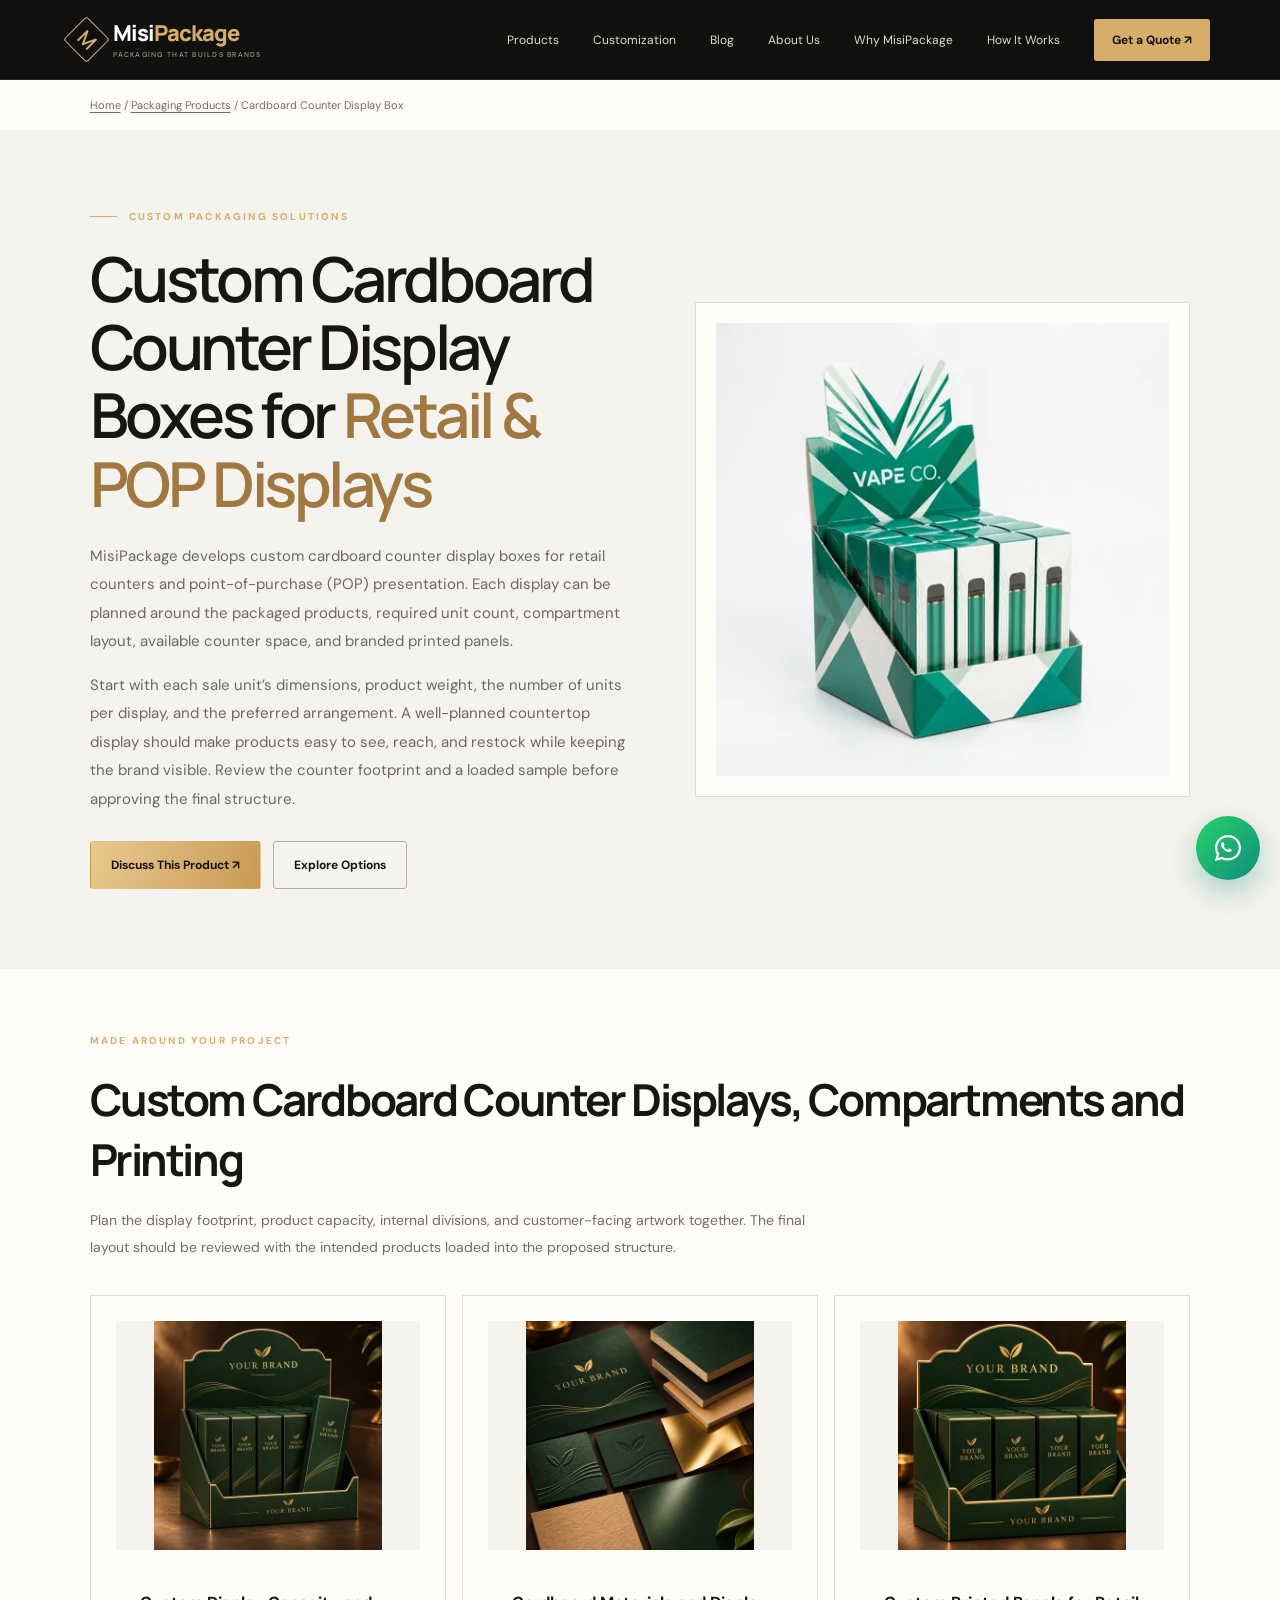
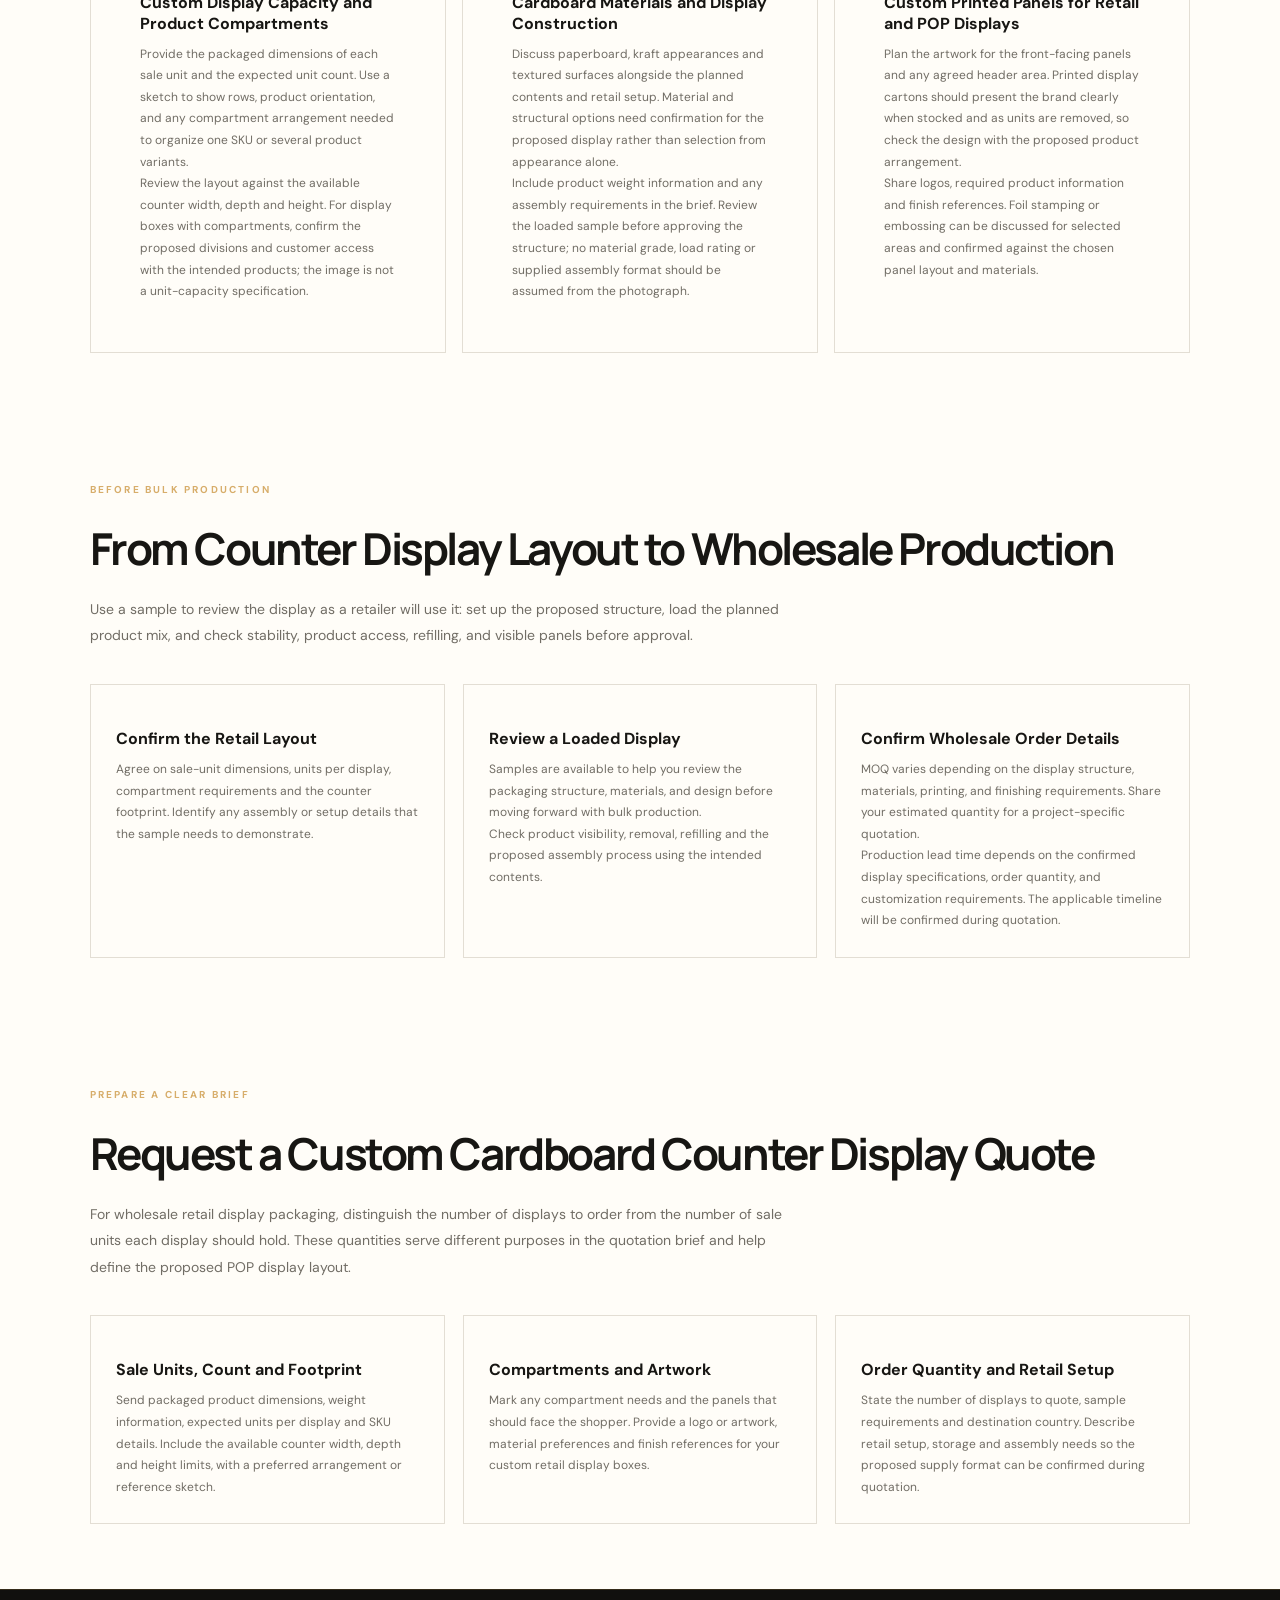
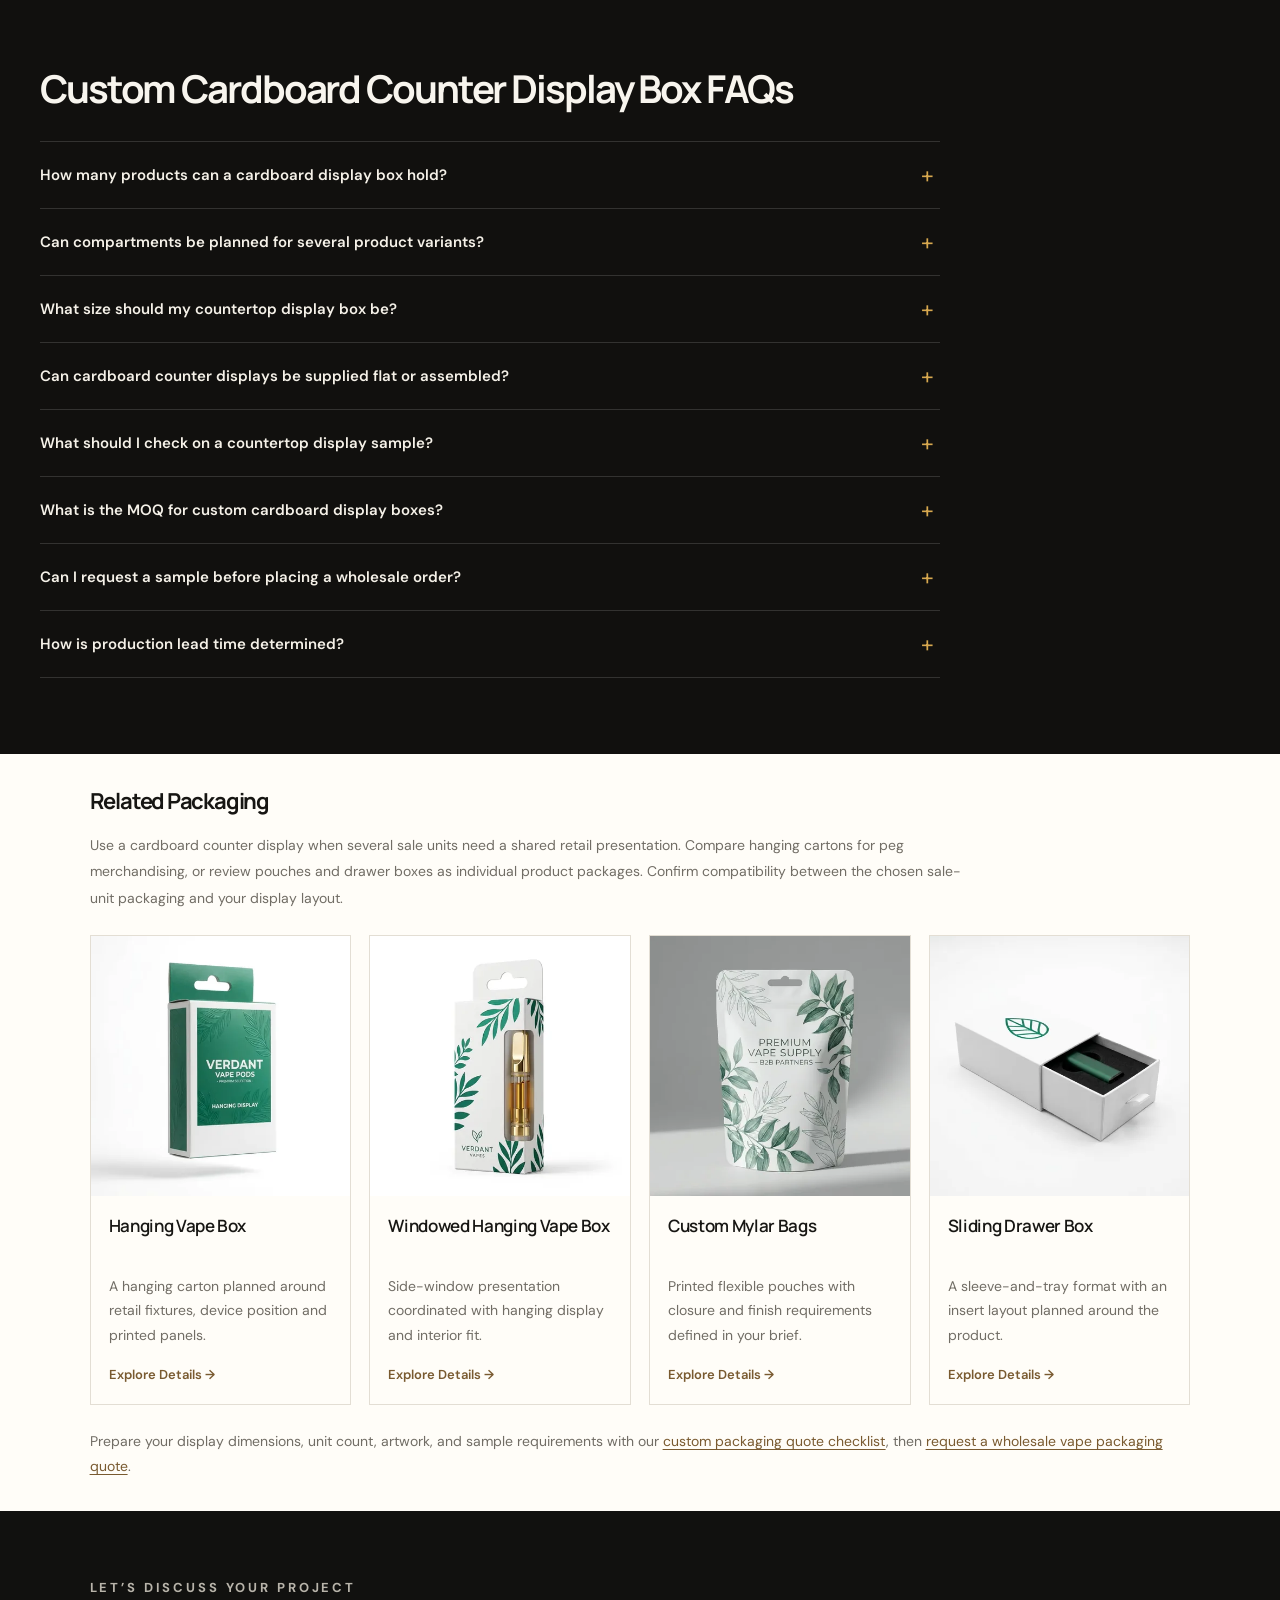
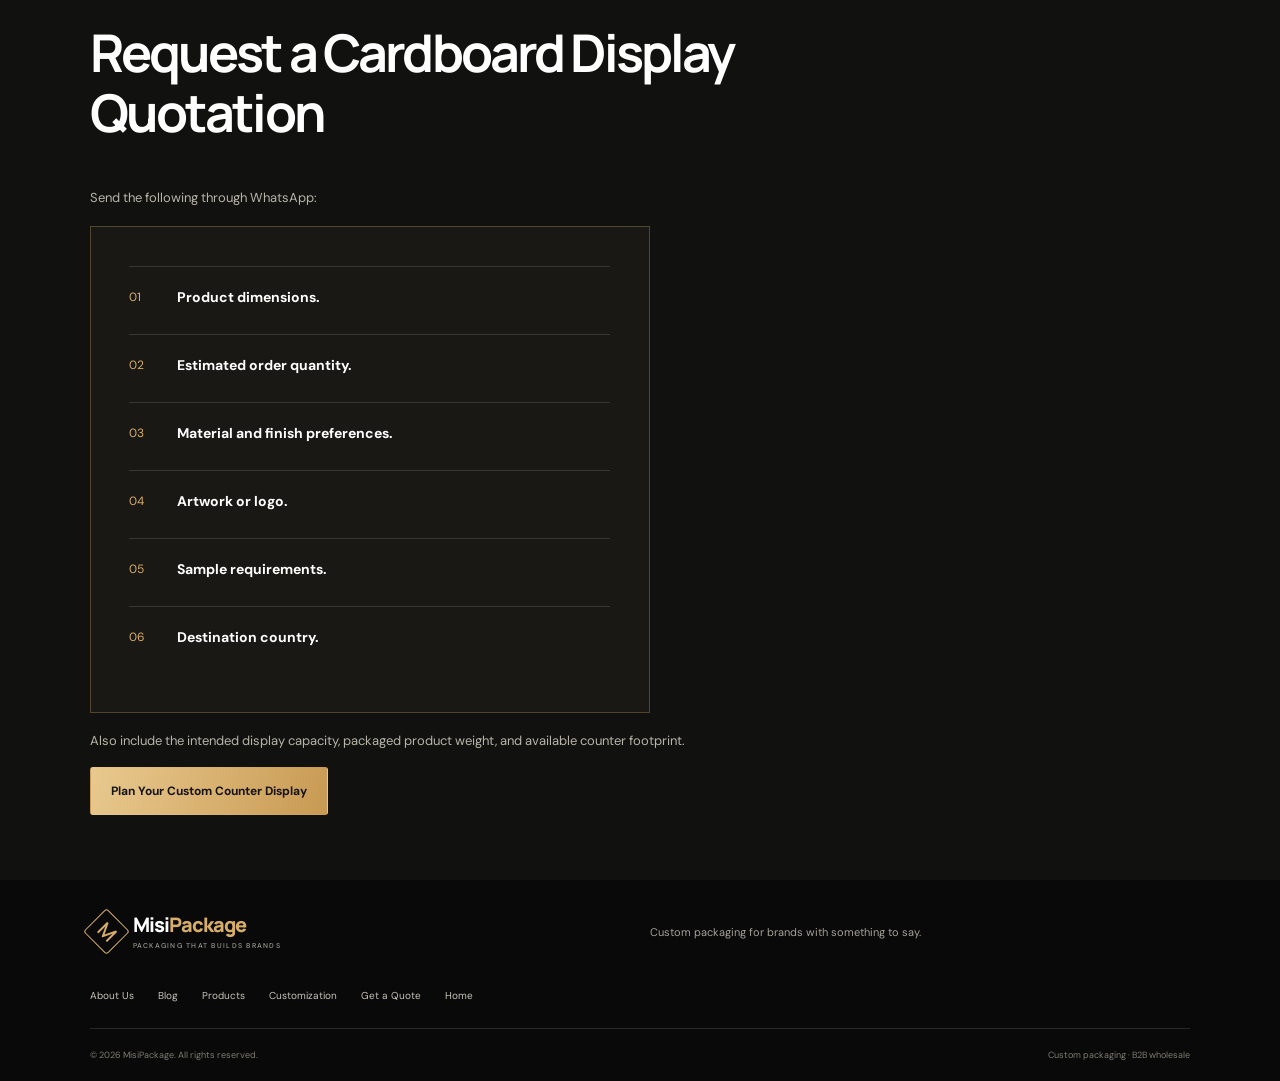
<file: products/cardboard-display-box/index.html>
<!DOCTYPE html>
<html lang="en">
<head>
  <meta charset="UTF-8">
  <meta name="viewport" content="width=device-width, initial-scale=1">
  <meta name="theme-color" content="#10100f">

  <title>Custom Cardboard Counter Display Boxes | MisiPackage</title>
  <meta name="description" content="Custom cardboard counter displays for retail and POP use. Customize capacity, compartments, dimensions and printed panels. Request a sample and quote.">
  <link rel="canonical" href="https://www.misipackage.com/products/cardboard-display-box/">
  <meta property="og:type" content="website">
  <meta property="og:title" content="Custom Cardboard Counter Display Boxes | MisiPackage">
  <meta property="og:description" content="Custom cardboard counter displays for retail and POP use. Customize capacity, compartments, dimensions and printed panels. Request a sample and quote.">
  <meta property="og:url" content="https://www.misipackage.com/products/cardboard-display-box/">
  <meta property="og:image" content="https://www.misipackage.com/assets/cardboard-display-box.jpg">
  <link rel="icon" href="/favicon.svg" type="image/svg+xml">
  <link rel="preconnect" href="https://fonts.googleapis.com">
  <link rel="preconnect" href="https://fonts.gstatic.com" crossorigin>
  <link href="https://fonts.googleapis.com/css2?family=DM+Sans:wght@400;500;600;700&family=Manrope:wght@400;500;600;700;800&display=swap" rel="stylesheet">
  <link rel="stylesheet" href="/styles.css">
  <link rel="stylesheet" href="/products/related-packaging.css">

  <style>
    .detail-page {
      background: #f5f3ed;
      color: #171613;
    }
    .detail-hero {
      display: grid;
      grid-template-columns: 1fr 0.9fr;
      gap: 55px;
      align-items: center;
      padding: 80px 7%;
    }
    .detail-copy h1 {
      font-size: clamp(38px, 5vw, 62px);
      line-height: 1.1;
      margin-bottom: 24px;
    }
    .detail-copy h1 em {
      color: #a07840;
      font-style: normal;
    }
    .detail-copy > p:not(.eyebrow) {
      color: #6d6961;
      line-height: 1.9;
      font-size: 15px;
      max-width: 540px;
    }
    .detail-image {
      background: #fffdf8;
      border: 1px solid #e3ded4;
      padding: 20px;
    }
    .detail-image img {
      display: block;
      width: 100%;
      height: auto;
      aspect-ratio: 1 / 1;
      object-fit: contain;
    }
    .detail-section {
      padding: 65px 7%;
      background: #fffdf8;
    }
    .detail-section h2 {
      font-size: clamp(30px, 4vw, 44px);
      margin-bottom: 18px;
    }
    .detail-intro {
      max-width: 720px;
      color: #716d65;
      line-height: 1.9;
      font-size: 14px;
    }
    .detail-grid {
      display: grid;
      grid-template-columns: repeat(3, minmax(0, 1fr));
      gap: 18px;
      margin-top: 35px;
    }
    .detail-card {
      border: 1px solid #e3ded4;
      padding: 25px;
    }
    .detail-card span {
      color: #a07840;
      font-size: 12px;
    }
    .detail-card h3 {
      font-size: 16px;
      margin: 18px 0 10px;
    }
    .detail-card p {
      color: #716d65;
      font-size: 12px;
      line-height: 1.8;
      margin: 0;
    }
    .detail-cta {
      padding: 65px 7%;
      background: #11110f;
      color: #fff;
    }
    .detail-cta h2 {
      font-size: clamp(34px, 4.5vw, 52px);
      max-width: 700px;
      line-height: 1.15;
    }
    .detail-cta > p {
      color: #b8b4aa;
      max-width: 650px;
      line-height: 1.9;
      font-size: 13px;
    }
    .detail-breadcrumb {
      padding: 18px 7%;
      font-size: 11px;
      color: #716d65;
      background: #fffdf8;
    }
    .detail-breadcrumb a {
      text-decoration: underline;
      text-underline-offset: 3px;
    }
    @media (max-width: 720px) {
      .detail-hero {
        grid-template-columns: 1fr;
        gap: 30px;
        padding: 48px 5%;
      }
      .detail-section,
      .detail-cta {
        padding: 48px 5%;
      }
      .detail-grid {
        grid-template-columns: 1fr;
      }
      .detail-card {
        padding: 22px;
      }
      .detail-breadcrumb {
        padding: 15px 5%;
      }
    }
  </style>

  <!-- Google Analytics -->
  <script async src="https://www.googletagmanager.com/gtag/js?id=G-F40V4904KE"></script>
  <script>
    window.dataLayer = window.dataLayer || [];
    function gtag(){dataLayer.push(arguments);}
    gtag('js', new Date());
    gtag('config', 'G-F40V4904KE');
  </script>

  <script type="application/ld+json">
{
  "@context": "https://schema.org",
  "@graph": [
    {
      "@type": "WebPage",
      "@id": "https://www.misipackage.com/products/cardboard-display-box/#webpage",
      "url": "https://www.misipackage.com/products/cardboard-display-box/",
      "name": "Custom Cardboard Counter Display Boxes",
      "isPartOf": {
        "@id": "https://www.misipackage.com/#website"
      },
      "inLanguage": "en-US"
    },
    {
      "@type": "BreadcrumbList",
      "@id": "https://www.misipackage.com/products/cardboard-display-box/#breadcrumb",
      "itemListElement": [
        {
          "@type": "ListItem",
          "position": 1,
          "name": "Home",
          "item": "https://www.misipackage.com/"
        },
        {
          "@type": "ListItem",
          "position": 2,
          "name": "Packaging Products",
          "item": "https://www.misipackage.com/#products"
        },
        {
          "@type": "ListItem",
          "position": 3,
          "name": "Custom Cardboard Counter Display Boxes",
          "item": "https://www.misipackage.com/products/cardboard-display-box/"
        }
      ]
    }
  ]
}
  </script>
</head>

<body>
  <header class="site-header has-blog-link">
    <a class="brand" href="/" aria-label="MisiPackage home">
      <span class="brand-mark">M</span>
      <span>Misi<span>Package</span><small>PACKAGING THAT BUILDS BRANDS</small></span>
    </a>

    <button class="menu-toggle" aria-label="Toggle navigation" aria-expanded="false">☰</button>

    <nav class="nav-links" aria-label="Main navigation">
      <a href="/#products">Products</a>
      <a href="/#customization">Customization</a>
      <a href="/blog/">Blog</a>
      <a href="/about/">About Us</a>
      <a href="/#why-us">Why MisiPackage</a>
      <a href="/#process">How It Works</a>
      <a class="nav-quote"
        href="/wholesale-vape-packaging-quote/">
        Get a Quote ↗
      </a>
    </nav>
  </header>

  <main class="detail-page product-page-enhanced">
    <nav class="detail-breadcrumb" aria-label="Breadcrumb">
      <a href="/">Home</a> / <a href="/#products">Packaging Products</a> / Cardboard Counter Display Box
    </nav>

    <section class="detail-hero">
      <div class="detail-copy">
        <p class="eyebrow"><span class="eyebrow-line"></span> CUSTOM PACKAGING SOLUTIONS</p>

        <h1>Custom Cardboard Counter Display Boxes for <em>Retail &amp; POP Displays</em></h1>

      <p>MisiPackage develops custom cardboard counter display boxes for retail counters and point-of-purchase (POP) presentation. Each display can be planned around the packaged products, required unit count, compartment layout, available counter space, and branded printed panels.</p>
      <p>Start with each sale unit’s dimensions, product weight, the number of units per display, and the preferred arrangement. A well-planned countertop display should make products easy to see, reach, and restock while keeping the brand visible. Review the counter footprint and a loaded sample before approving the final structure.</p>

        <div class="hero-actions">
          <a class="button button-gold" target="_blank" rel="noopener noreferrer"
             href="https://wa.me/8615919957110?text=Hello%20MisiPackage%2C%20I%27m%20interested%20in%20your%20Cardboard%20Display%20Box%20packaging.">
            Discuss This Product ↗
          </a>
          <a class="button button-ghost" style="color:#171613;border-color:#b8ad9b" href="#custom-options">
            Explore Options
          </a>
        </div>
      </div>

      <div class="detail-image">
  <img
    src="/assets/cardboard-display-box-optimized.webp"
    alt="Custom cardboard counter display box for retail product presentation"
    fetchpriority="high" width="1024" height="1024" decoding="async" loading="eager" srcset="/assets/cardboard-display-box-optimized-480.webp 480w, /assets/cardboard-display-box-optimized-768.webp 768w, /assets/cardboard-display-box-optimized.webp 1024w" sizes="(max-width: 720px) calc(90vw - 42px), calc((86vw - 55px) * 9 / 19 - 42px)">
</div>
    </section>

    <section class="detail-section" id="custom-options" aria-labelledby="packaging-options-heading">
      <p class="eyebrow">MADE AROUND YOUR PROJECT</p>
      <h2 id="packaging-options-heading">Custom Cardboard Counter Displays, Compartments and Printing</h2>
      <p class="detail-intro">Plan the display footprint, product capacity, internal divisions, and customer-facing artwork together. The final layout should be reviewed with the intended products loaded into the proposed structure.</p>
      <div class="detail-grid detail-grid-with-images">
        <article class="detail-card detail-card-image">
          <img src="/assets/cardboard-display-structure-optimized.webp"
         alt="Custom cardboard display box structure and countertop retail packaging"
         loading="lazy" width="1254" height="1254" decoding="async" srcset="/assets/cardboard-display-structure-optimized-480.webp 480w, /assets/cardboard-display-structure-optimized-768.webp 768w, /assets/cardboard-display-structure-optimized.webp 1254w" sizes="(max-width: 600px) calc(90vw - 2px), (max-width: 720px) calc(90vw - 46px), (max-width: 768px) calc(86vw - 52px), calc((86vw - 32px) / 3 - 52px)">
          <div class="detail-card-copy">
            <h3>Custom Display Capacity and Product Compartments</h3>
            <p>Provide the packaged dimensions of each sale unit and the expected unit count. Use a sketch to show rows, product orientation, and any compartment arrangement needed to organize one SKU or several product variants.</p>
            <p>Review the layout against the available counter width, depth and height. For display boxes with compartments, confirm the proposed divisions and customer access with the intended products; the image is not a unit-capacity specification.</p>
          </div>
        </article>
        <article class="detail-card detail-card-image">
          <img src="/assets/cardboard-display-materials-optimized.webp"
         alt="Premium cardboard materials, paperboard textures and finishing options"
         loading="lazy" width="1254" height="1254" decoding="async" srcset="/assets/cardboard-display-materials-optimized-480.webp 480w, /assets/cardboard-display-materials-optimized-768.webp 768w, /assets/cardboard-display-materials-optimized.webp 1254w" sizes="(max-width: 600px) calc(90vw - 2px), (max-width: 720px) calc(90vw - 46px), (max-width: 768px) calc(86vw - 52px), calc((86vw - 32px) / 3 - 52px)">
          <div class="detail-card-copy">
            <h3>Cardboard Materials and Display Construction</h3>
            <p>Discuss paperboard, kraft appearances and textured surfaces alongside the planned contents and retail setup. Material and structural options need confirmation for the proposed display rather than selection from appearance alone.</p>
            <p>Include product weight information and any assembly requirements in the brief. Review the loaded sample before approving the structure; no material grade, load rating or supplied assembly format should be assumed from the photograph.</p>
          </div>
        </article>
        <article class="detail-card detail-card-image">
          <img src="/assets/cardboard-display-branding-optimized.webp"
         alt="Custom branded cardboard display packaging with gold foil printing"
         loading="lazy" width="1254" height="1254" decoding="async" srcset="/assets/cardboard-display-branding-optimized-480.webp 480w, /assets/cardboard-display-branding-optimized-768.webp 768w, /assets/cardboard-display-branding-optimized.webp 1254w" sizes="(max-width: 600px) calc(90vw - 2px), (max-width: 720px) calc(90vw - 46px), (max-width: 768px) calc(86vw - 52px), calc((86vw - 32px) / 3 - 52px)">
          <div class="detail-card-copy">
            <h3>Custom Printed Panels for Retail and POP Displays</h3>
            <p>Plan the artwork for the front-facing panels and any agreed header area. Printed display cartons should present the brand clearly when stocked and as units are removed, so check the design with the proposed product arrangement.</p>
            <p>Share logos, required product information and finish references. Foil stamping or embossing can be discussed for selected areas and confirmed against the chosen panel layout and materials.</p>
          </div>
        </article>
      </div>
    </section>

    <section class="detail-section" id="order-planning" aria-labelledby="order-planning-heading">
      <p class="eyebrow">BEFORE BULK PRODUCTION</p>
      <h2 id="order-planning-heading">From Counter Display Layout to Wholesale Production</h2>
      <p class="detail-intro">Use a sample to review the display as a retailer will use it: set up the proposed structure, load the planned product mix, and check stability, product access, refilling, and visible panels before approval.</p>
      <div class="detail-grid">
        <article class="detail-card">
          <h3>Confirm the Retail Layout</h3>
          <p>Agree on sale-unit dimensions, units per display, compartment requirements and the counter footprint. Identify any assembly or setup details that the sample needs to demonstrate.</p>
        </article>
        <article class="detail-card">
          <h3>Review a Loaded Display</h3>
          <p>Samples are available to help you review the packaging structure, materials, and design before moving forward with bulk production.</p>
          <p>Check product visibility, removal, refilling and the proposed assembly process using the intended contents.</p>
        </article>
        <article class="detail-card">
          <h3>Confirm Wholesale Order Details</h3>
          <p>MOQ varies depending on the display structure, materials, printing, and finishing requirements. Share your estimated quantity for a project-specific quotation.</p>
          <p>Production lead time depends on the confirmed display specifications, order quantity, and customization requirements. The applicable timeline will be confirmed during quotation.</p>
        </article>
      </div>
    </section>

    <section class="detail-section" id="quote-preparation" aria-labelledby="quote-preparation-heading">
      <p class="eyebrow">PREPARE A CLEAR BRIEF</p>
      <h2 id="quote-preparation-heading">Request a Custom Cardboard Counter Display Quote</h2>
      <p class="detail-intro">For wholesale retail display packaging, distinguish the number of displays to order from the number of sale units each display should hold. These quantities serve different purposes in the quotation brief and help define the proposed POP display layout.</p>
      <div class="detail-grid">
        <article class="detail-card">
          <h3>Sale Units, Count and Footprint</h3>
          <p>Send packaged product dimensions, weight information, expected units per display and SKU details. Include the available counter width, depth and height limits, with a preferred arrangement or reference sketch.</p>
        </article>
        <article class="detail-card">
          <h3>Compartments and Artwork</h3>
          <p>Mark any compartment needs and the panels that should face the shopper. Provide a logo or artwork, material preferences and finish references for your custom retail display boxes.</p>
        </article>
        <article class="detail-card">
          <h3>Order Quantity and Retail Setup</h3>
          <p>State the number of displays to quote, sample requirements and destination country. Describe retail setup, storage and assembly needs so the proposed supply format can be confirmed during quotation.</p>
        </article>
      </div>
    </section>

    <section class="faq-section" id="product-faq" aria-labelledby="product-faq-heading">
      <div class="section-inner">
        <h2 id="product-faq-heading">Custom Cardboard Counter Display Box FAQs</h2>
        <div class="faq-list">
          <details>
            <summary>How many products can a cardboard display box hold?</summary>
            <p>Provide the packaged dimensions of each sale unit, product weight information and the expected unit count. Add a sketch showing the preferred rows and orientation. Capacity is reviewed for the proposed structure rather than assumed from a display image.</p>
          </details>
          <details>
            <summary>Can compartments be planned for several product variants?</summary>
            <p>Compartment arrangements can be discussed as part of the display brief. List each variant, its packaged dimensions and the quantity to show, then mark how the products should be grouped. Confirm the proposed layout with a loaded sample.</p>
          </details>
          <details>
            <summary>What size should my countertop display box be?</summary>
            <p>Send the available width and depth, plus any height restriction or nearby fixture details. Check that the proposed cardboard counter display leaves room for shoppers to see and remove products in the intended retail position.</p>
          </details>
          <details>
            <summary>Can cardboard counter displays be supplied flat or assembled?</summary>
            <p>The supplied format depends on the agreed structure and must be confirmed during quotation. Explain your storage, assembly and retail setup requirements, then review the proposed process with the sample before approving production.</p>
          </details>
          <details>
            <summary>What should I check on a countertop display sample?</summary>
            <p>Load the intended product mix and review the compartment arrangement, footprint, customer access, and refilling process. Check the printed panels both when the display is full and as stock is removed, and confirm the proposed construction before placing the bulk order.</p>
          </details>
          <details>
            <summary>What is the MOQ for custom cardboard display boxes?</summary>
            <p>MOQ varies depending on the display structure, board materials, printing, and finishing requirements. Share your target display quantity and project specifications for a tailored quotation.</p>
          </details>
          <details>
            <summary>Can I request a sample before placing a wholesale order?</summary>
            <p>Yes. A sample can be used to review the display dimensions, compartments, product fit, setup, and printed panels with the intended products before bulk production.</p>
          </details>
          <details>
            <summary>How is production lead time determined?</summary>
            <p>Production lead time depends on the confirmed display structure, order quantity, customization, and sample approval. The applicable timeline will be confirmed during quotation.</p>
          </details>
        </div>
      </div>
    </section>

    <section class="detail-related" data-related-packaging aria-labelledby="related-products-heading">
      <h2 id="related-products-heading">Related Packaging</h2>
      <p class="detail-intro related-packaging-intro">Use a cardboard counter display when several sale units need a shared retail presentation. Compare hanging cartons for peg merchandising, or review pouches and drawer boxes as individual product packages. Confirm compatibility between the chosen sale-unit packaging and your display layout.</p>
      <div class="related-packaging-grid">
        <a class="related-packaging-card" href="/products/hanging-vape-box/" aria-labelledby="related-hanging-vape-box-heading">
          <img src="/assets/hanging-vape-box-optimized.webp" alt="Hanging Vape Box packaging" width="1024" height="1024" loading="lazy" decoding="async" srcset="/assets/hanging-vape-box-optimized-480.webp 480w, /assets/hanging-vape-box-optimized-768.webp 768w, /assets/hanging-vape-box-optimized.webp 1024w" sizes="(max-width: 599px) calc(90vw - 2px), (max-width: 720px) calc((90vw - 18px) / 2 - 2px), (max-width: 1023px) calc((86vw - 18px) / 2 - 2px), calc((86vw - 54px) / 4 - 2px)">
          <div class="related-packaging-copy">
            <h3 id="related-hanging-vape-box-heading">Hanging Vape Box</h3>
            <p>A hanging carton planned around retail fixtures, device position and printed panels.</p>
            <span class="related-packaging-link">Explore Details <span aria-hidden="true">→</span></span>
          </div>
        </a>
        <a class="related-packaging-card" href="/products/windowed-hanging-vape-box/" aria-labelledby="related-windowed-hanging-vape-box-heading">
          <img src="/assets/windowed-hanging-vape-box-optimized.webp" alt="Windowed Hanging Vape Box packaging" width="1024" height="1024" loading="lazy" decoding="async" srcset="/assets/windowed-hanging-vape-box-optimized-480.webp 480w, /assets/windowed-hanging-vape-box-optimized-768.webp 768w, /assets/windowed-hanging-vape-box-optimized.webp 1024w" sizes="(max-width: 599px) calc(90vw - 2px), (max-width: 720px) calc((90vw - 18px) / 2 - 2px), (max-width: 1023px) calc((86vw - 18px) / 2 - 2px), calc((86vw - 54px) / 4 - 2px)">
          <div class="related-packaging-copy">
            <h3 id="related-windowed-hanging-vape-box-heading">Windowed Hanging Vape Box</h3>
            <p>Side-window presentation coordinated with hanging display and interior fit.</p>
            <span class="related-packaging-link">Explore Details <span aria-hidden="true">→</span></span>
          </div>
        </a>
        <a class="related-packaging-card" href="/products/custom-mylar-bags/" aria-labelledby="related-custom-mylar-bags-heading">
          <img src="/assets/custom-mylar-bags-optimized.webp" alt="Custom Mylar Bags packaging" width="1024" height="1024" loading="lazy" decoding="async" srcset="/assets/custom-mylar-bags-optimized-480.webp 480w, /assets/custom-mylar-bags-optimized-768.webp 768w, /assets/custom-mylar-bags-optimized.webp 1024w" sizes="(max-width: 599px) calc(90vw - 2px), (max-width: 720px) calc((90vw - 18px) / 2 - 2px), (max-width: 1023px) calc((86vw - 18px) / 2 - 2px), calc((86vw - 54px) / 4 - 2px)">
          <div class="related-packaging-copy">
            <h3 id="related-custom-mylar-bags-heading">Custom Mylar Bags</h3>
            <p>Printed flexible pouches with closure and finish requirements defined in your brief.</p>
            <span class="related-packaging-link">Explore Details <span aria-hidden="true">→</span></span>
          </div>
        </a>
        <a class="related-packaging-card" href="/products/sliding-drawer-box/" aria-labelledby="related-sliding-drawer-box-heading">
          <img src="/assets/sliding-drawer-box-optimized.webp" alt="Sliding Drawer Box packaging" width="1024" height="1024" loading="lazy" decoding="async" srcset="/assets/sliding-drawer-box-optimized-480.webp 480w, /assets/sliding-drawer-box-optimized-768.webp 768w, /assets/sliding-drawer-box-optimized.webp 1024w" sizes="(max-width: 599px) calc(90vw - 2px), (max-width: 720px) calc((90vw - 18px) / 2 - 2px), (max-width: 1023px) calc((86vw - 18px) / 2 - 2px), calc((86vw - 54px) / 4 - 2px)">
          <div class="related-packaging-copy">
            <h3 id="related-sliding-drawer-box-heading">Sliding Drawer Box</h3>
            <p>A sleeve-and-tray format with an insert layout planned around the product.</p>
            <span class="related-packaging-link">Explore Details <span aria-hidden="true">→</span></span>
          </div>
        </a>
      </div>
      <p class="related-packaging-guide">Prepare your display dimensions, unit count, artwork, and sample requirements with our <a href="/blog/custom-packaging-quote-checklist/">custom packaging quote checklist</a>, then <a href="/wholesale-vape-packaging-quote/">request a wholesale vape packaging quote</a>.</p>
    </section>

    <section class="detail-cta" id="inquiry" aria-labelledby="quotation-heading">
      <p class="eyebrow">LET’S DISCUSS YOUR PROJECT</p>
      <h2 id="quotation-heading">Request a Cardboard Display Quotation</h2>
      <p>Send the following through WhatsApp:</p>
      <ul class="quote-panel">
        <li class="quote-detail"><span aria-hidden="true">01</span><div><strong>Product dimensions.</strong></div></li>
        <li class="quote-detail"><span aria-hidden="true">02</span><div><strong>Estimated order quantity.</strong></div></li>
        <li class="quote-detail"><span aria-hidden="true">03</span><div><strong>Material and finish preferences.</strong></div></li>
        <li class="quote-detail"><span aria-hidden="true">04</span><div><strong>Artwork or logo.</strong></div></li>
        <li class="quote-detail"><span aria-hidden="true">05</span><div><strong>Sample requirements.</strong></div></li>
        <li class="quote-detail"><span aria-hidden="true">06</span><div><strong>Destination country.</strong></div></li>
      </ul>
      <p>Also include the intended display capacity, packaged product weight, and available counter footprint.</p>
      <a class="button button-gold" target="_blank" rel="noopener noreferrer"
         href="https://wa.me/8615919957110?text=Hello%20MisiPackage%2C%20I%27m%20interested%20in%20your%20Cardboard%20Display%20Box%20packaging.">
        Plan Your Custom Counter Display
      </a>
    </section>
  </main>

  <footer class="site-footer">
    <a class="brand footer-brand" href="/">
      <span class="brand-mark">M</span>
      <span>Misi<span>Package</span><small>PACKAGING THAT BUILDS BRANDS</small></span>
    </a>
    <p>Custom packaging for brands with something to say.</p>
    <div class="footer-links">
      <a href="/about/">About Us</a>
      <a href="/blog/">Blog</a>
      <a href="/#products">Products</a>
      <a href="/#customization">Customization</a>
      <a href="/#quote">Get a Quote</a>
      <a href="/">Home</a>
    </div>
    <div class="footer-bottom">
      <span>© <span id="year"></span> MisiPackage. All rights reserved.</span>
      <span>Custom packaging · B2B wholesale</span>
    </div>
  </footer>

  <a
  class="whatsapp-float"
  href="https://wa.me/8615919957110?text=Hello%20MisiPackage%2C%20I%27m%20interested%20in%20your%20Cardboard%20Display%20Box%20packaging."
  target="_blank"
  rel="noopener noreferrer"
  aria-label="Chat with Misipackage on WhatsApp"
  title="Chat with Misipackage on WhatsApp"
>
  <span class="whatsapp-float__icon">
    <svg viewBox="0 0 32 32" aria-hidden="true">
      <path fill="currentColor" d="M19.11 17.27c-.27-.14-1.58-.78-1.82-.87-.24-.09-.41-.14-.58.14-.17.27-.67.87-.82 1.05-.15.18-.31.21-.58.07-.27-.14-1.12-.41-2.13-1.31-.79-.7-1.32-1.57-1.47-1.84-.15-.27-.02-.41.11-.55.12-.12.27-.31.41-.46.14-.15.18-.27.27-.45.09-.18.05-.34-.02-.48-.07-.14-.58-1.4-.79-1.92-.21-.5-.43-.43-.58-.43h-.5c-.18 0-.46.07-.7.34-.24.27-.92.9-.92 2.19 0 1.29.94 2.53 1.07 2.7.14.18 1.85 2.82 4.49 3.95.63.27 1.13.43 1.51.55.63.2 1.21.17 1.66.1.51-.08 1.58-.65 1.8-1.27.22-.62.22-1.15.15-1.27-.06-.12-.23-.19-.5-.33z"/>
      <path fill="currentColor" d="M16 3C8.83 3 3 8.73 3 15.8c0 2.28.6 4.5 1.74 6.45L3 29l6.96-1.8A13.1 13.1 0 0 0 16 28.6c7.17 0 13-5.73 13-12.8C29 8.73 23.17 3 16 3zm0 23.34c-1.92 0-3.8-.5-5.45-1.46l-.39-.23-4.13 1.07 1.1-4.02-.25-.41A10.94 10.94 0 0 1 5.2 15.8C5.2 9.94 10.03 5.2 16 5.2S26.8 9.94 26.8 15.8 21.97 26.34 16 26.34z"/>
    </svg>
  </span>
</a>
  <script src="/script.js"></script>
</body>
</html>
</file>
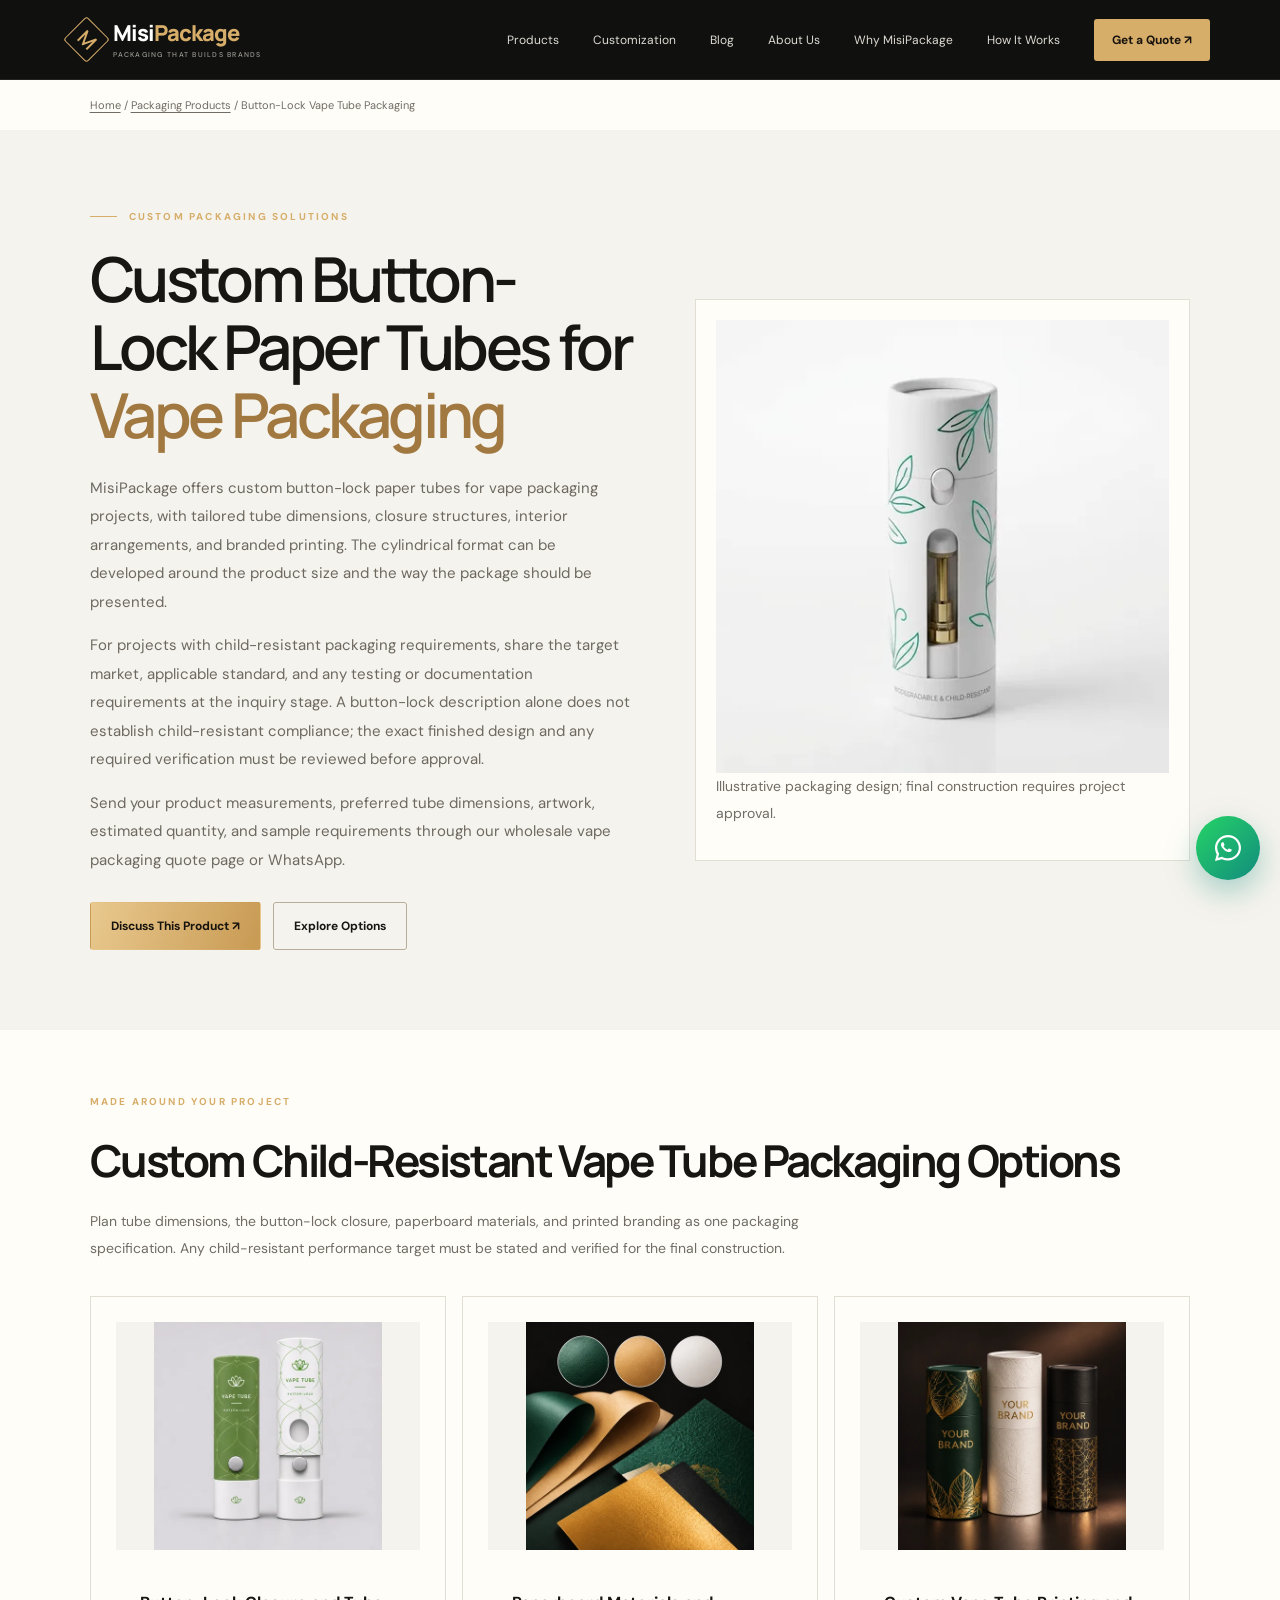
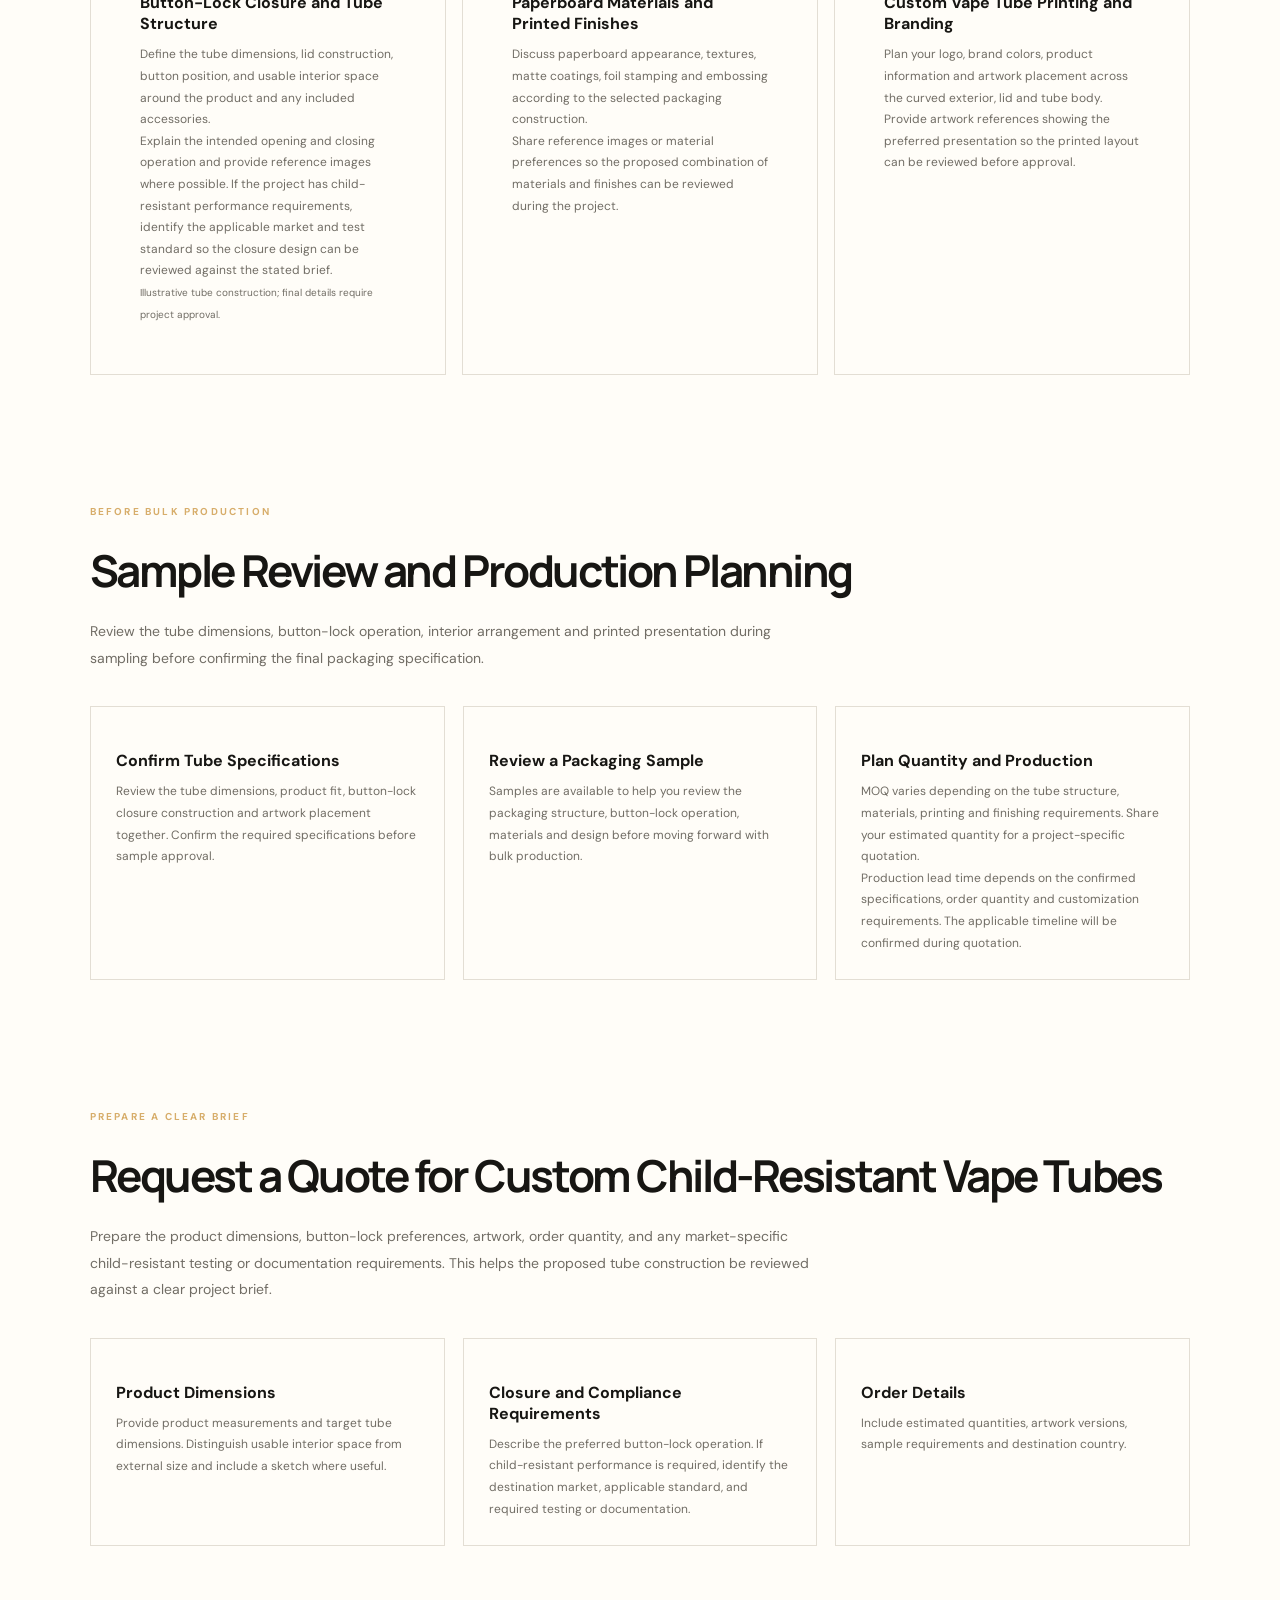
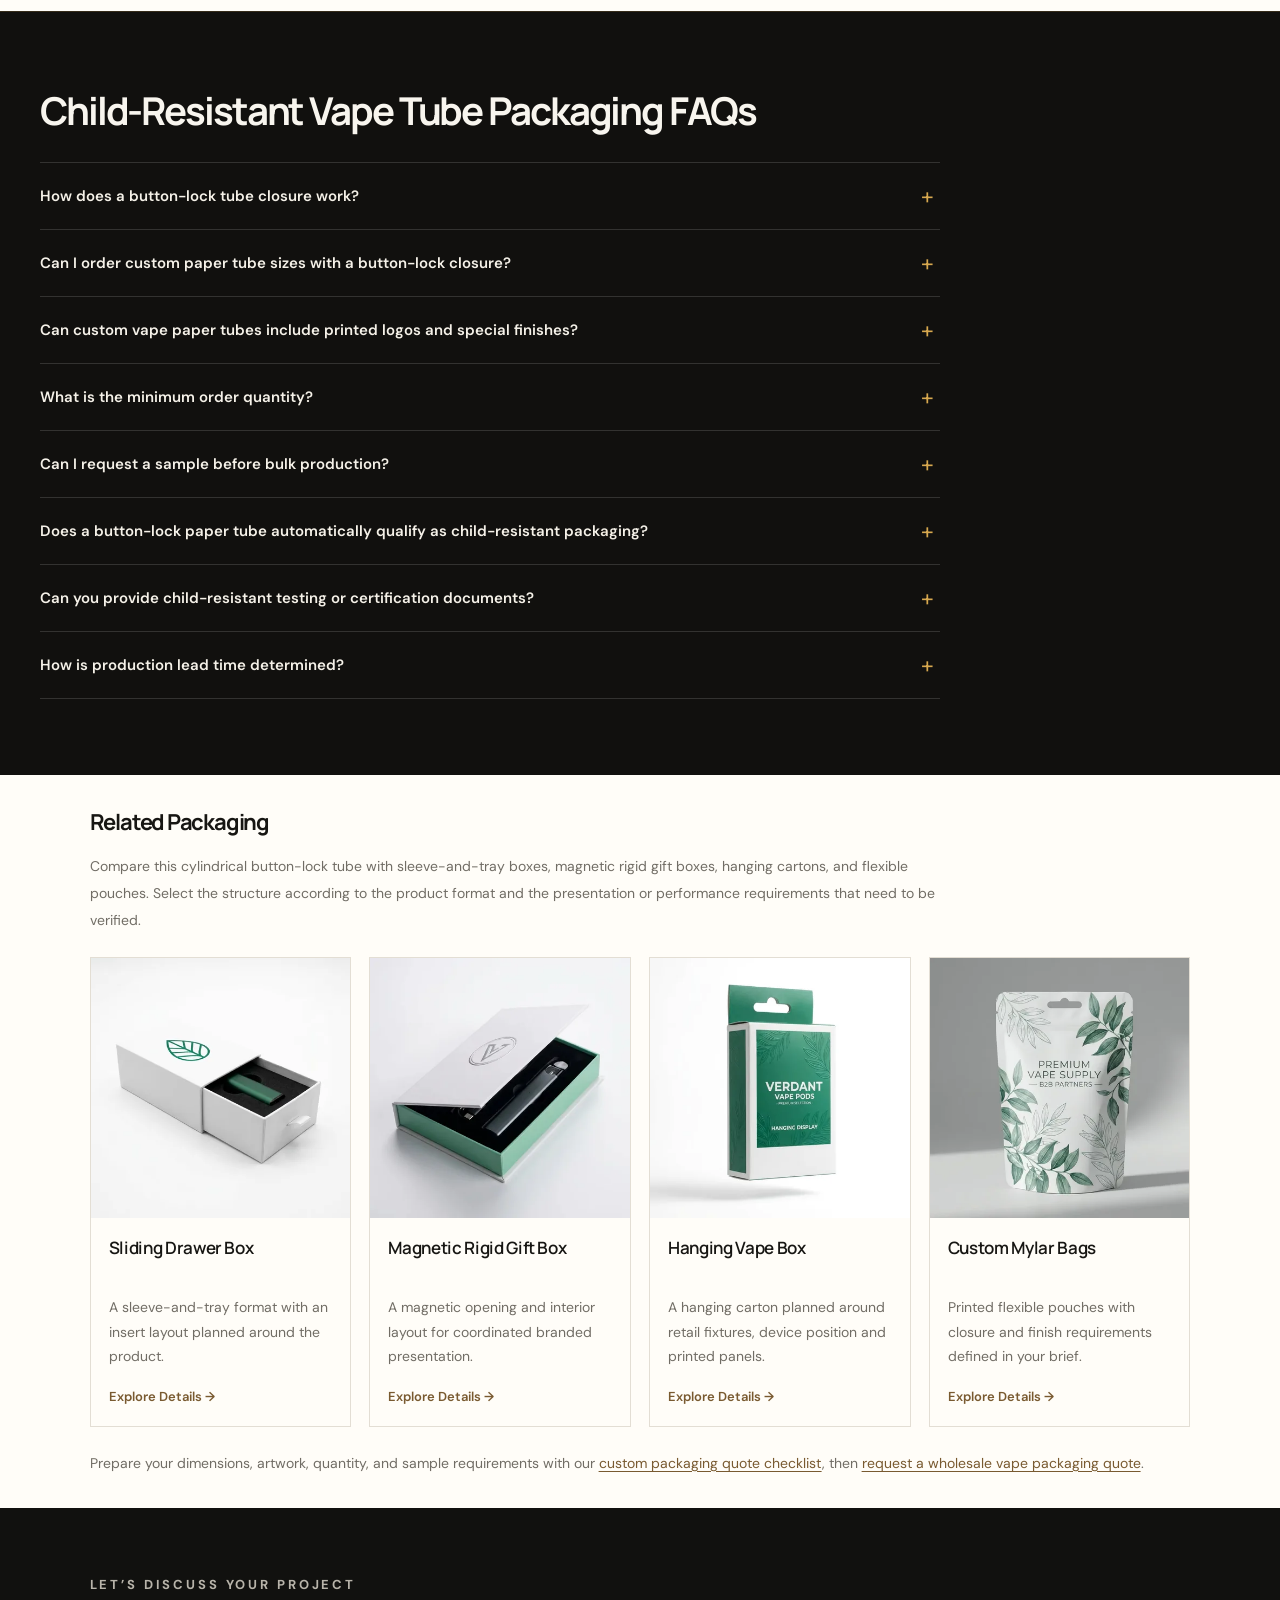
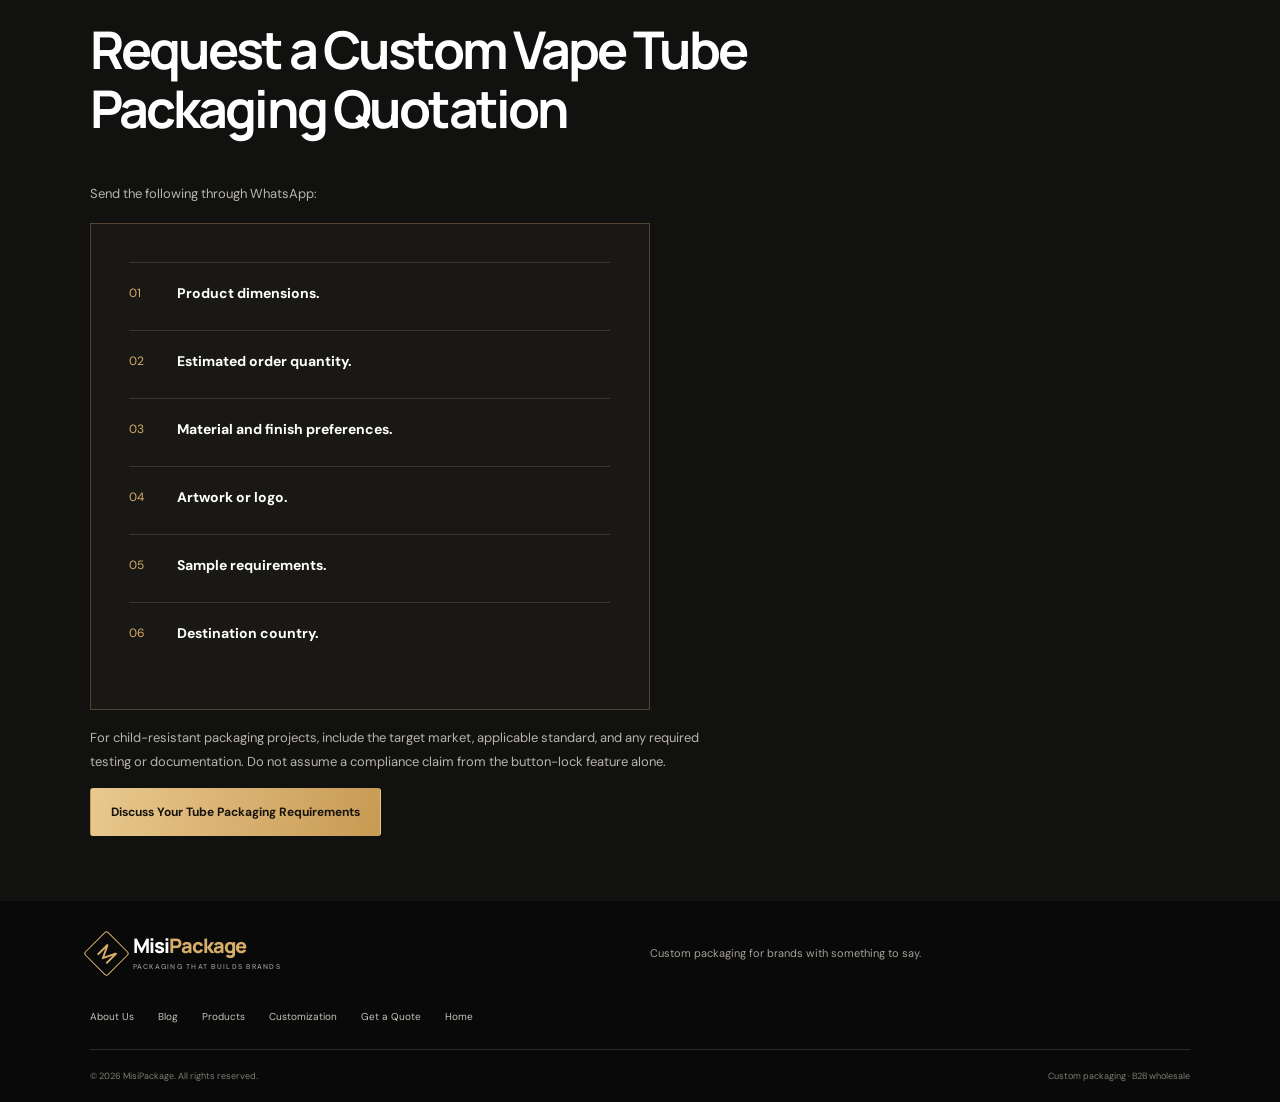
<file: products/child-resistant-tube-box/index.html>
<!DOCTYPE html>
<html lang="en">
<head>
  <meta charset="UTF-8">
  <meta name="viewport" content="width=device-width, initial-scale=1">
  <meta name="theme-color" content="#10100f">
  
<title>Custom Button-Lock Vape Tubes | MisiPackage</title>
<meta name="description" content="Custom button-lock paper tubes for vape packaging with child-resistant requirements. Customize sizes, printing and samples; confirm testing by market.">

  <link rel="canonical" href="https://www.misipackage.com/products/child-resistant-tube-box/">
  <meta property="og:title" content="Custom Button-Lock Vape Tubes | MisiPackage">
  <meta property="og:description" content="Custom button-lock paper tubes for vape packaging with child-resistant requirements. Customize sizes, printing and samples; confirm testing by market.">
  <meta property="og:type" content="website">
  <meta property="og:url" content="https://www.misipackage.com/products/child-resistant-tube-box/">
  <meta property="og:image" content="https://www.misipackage.com/assets/child-resistant-tube-box.jpg">

  <link rel="icon" href="/favicon.svg" type="image/svg+xml">
  <link rel="preconnect" href="https://fonts.googleapis.com">
  <link rel="preconnect" href="https://fonts.gstatic.com" crossorigin>
  <link href="https://fonts.googleapis.com/css2?family=DM+Sans:wght@400;500;600;700&family=Manrope:wght@400;500;600;700;800&display=swap" rel="stylesheet">
  <link rel="stylesheet" href="/styles.css">
  <link rel="stylesheet" href="/products/related-packaging.css">

  <style>
    .detail-page {
      background: #f5f3ed;
      color: #171613;
    }
    .detail-hero {
      display: grid;
      grid-template-columns: 1fr 0.9fr;
      gap: 55px;
      align-items: center;
      padding: 80px 7%;
    }
    .detail-copy h1 {
      font-size: clamp(38px, 5vw, 62px);
      line-height: 1.1;
      margin-bottom: 24px;
    }
    .detail-copy h1 em {
      color: #a07840;
      font-style: normal;
    }
    .detail-copy > p:not(.eyebrow) {
      color: #6d6961;
      line-height: 1.9;
      font-size: 15px;
      max-width: 540px;
    }
    .detail-image {
      background: #fffdf8;
      border: 1px solid #e3ded4;
      padding: 20px;
    }
    .detail-image img {
      display: block;
      width: 100%;
      height: auto;
      aspect-ratio: 1 / 1;
      object-fit: contain;
    }
    .detail-section {
      padding: 65px 7%;
      background: #fffdf8;
    }
    .detail-section h2 {
      font-size: clamp(30px, 4vw, 44px);
      margin-bottom: 18px;
    }
    .detail-intro {
      max-width: 720px;
      color: #716d65;
      line-height: 1.9;
      font-size: 14px;
    }
    .detail-grid {
      display: grid;
      grid-template-columns: repeat(3, minmax(0, 1fr));
      gap: 18px;
      margin-top: 35px;
    }
    .detail-card {
      border: 1px solid #e3ded4;
      padding: 25px;
    }
    .detail-card span {
      color: #a07840;
      font-size: 12px;
    }
    .detail-card h3 {
      font-size: 16px;
      margin: 18px 0 10px;
    }
    .detail-card p {
      color: #716d65;
      font-size: 12px;
      line-height: 1.8;
      margin: 0;
    }
    .detail-cta {
      padding: 65px 7%;
      background: #11110f;
      color: #fff;
    }
    .detail-cta h2 {
      font-size: clamp(34px, 4.5vw, 52px);
      max-width: 700px;
      line-height: 1.15;
    }
    .detail-cta > p {
      color: #b8b4aa;
      max-width: 650px;
      line-height: 1.9;
      font-size: 13px;
    }
    .detail-breadcrumb {
      padding: 18px 7%;
      font-size: 11px;
      color: #716d65;
      background: #fffdf8;
    }
    .detail-breadcrumb a {
      text-decoration: underline;
      text-underline-offset: 3px;
    }
    @media (max-width: 720px) {
      .detail-hero {
        grid-template-columns: 1fr;
        gap: 30px;
        padding: 48px 5%;
      }
      .detail-section,
      .detail-cta {
        padding: 48px 5%;
      }
      .detail-grid {
        grid-template-columns: 1fr;
      }
      .detail-card {
        padding: 22px;
      }
      .detail-breadcrumb {
        padding: 15px 5%;
      }
    }
  </style>

  <!-- Google Analytics -->
  <script async src="https://www.googletagmanager.com/gtag/js?id=G-F40V4904KE"></script>
  <script>
    window.dataLayer = window.dataLayer || [];
    function gtag(){dataLayer.push(arguments);}
    gtag('js', new Date());
    gtag('config', 'G-F40V4904KE');
  </script>

  <script type="application/ld+json">
{
  "@context": "https://schema.org",
  "@graph": [
    {
      "@type": "WebPage",
      "@id": "https://www.misipackage.com/products/child-resistant-tube-box/#webpage",
      "url": "https://www.misipackage.com/products/child-resistant-tube-box/",
      "name": "Custom Button-Lock Vape Tubes",
      "isPartOf": {
        "@id": "https://www.misipackage.com/#website"
      },
      "inLanguage": "en-US"
    },
    {
      "@type": "BreadcrumbList",
      "@id": "https://www.misipackage.com/products/child-resistant-tube-box/#breadcrumb",
      "itemListElement": [
        {
          "@type": "ListItem",
          "position": 1,
          "name": "Home",
          "item": "https://www.misipackage.com/"
        },
        {
          "@type": "ListItem",
          "position": 2,
          "name": "Packaging Products",
          "item": "https://www.misipackage.com/#products"
        },
        {
          "@type": "ListItem",
          "position": 3,
          "name": "Custom Button-Lock Vape Tubes",
          "item": "https://www.misipackage.com/products/child-resistant-tube-box/"
        }
      ]
    }
  ]
}
  </script>
</head>

<body>
  <header class="site-header has-blog-link">
    <a class="brand" href="/" aria-label="MisiPackage home">
      <span class="brand-mark">M</span>
      <span>Misi<span>Package</span><small>PACKAGING THAT BUILDS BRANDS</small></span>
    </a>

    <button class="menu-toggle" aria-label="Toggle navigation" aria-expanded="false">☰</button>

    <nav class="nav-links" aria-label="Main navigation">
      <a href="/#products">Products</a>
      <a href="/#customization">Customization</a>
      <a href="/blog/">Blog</a>
      <a href="/about/">About Us</a>
      <a href="/#why-us">Why MisiPackage</a>
      <a href="/#process">How It Works</a>
      <a class="nav-quote"
         href="/wholesale-vape-packaging-quote/">
        Get a Quote ↗
      </a>
    </nav>
  </header>

  <main class="detail-page product-page-enhanced">
    <nav class="detail-breadcrumb" aria-label="Breadcrumb">
      <a href="/">Home</a> / <a href="/#products">Packaging Products</a> / Button-Lock Vape Tube Packaging
    </nav>

    <section class="detail-hero">
      <div class="detail-copy">
        <p class="eyebrow"><span class="eyebrow-line"></span> CUSTOM PACKAGING SOLUTIONS</p>

        <h1>Custom Button-Lock Paper Tubes for <em>Vape Packaging</em></h1>

      <p>MisiPackage offers custom button-lock paper tubes for vape packaging projects, with tailored tube dimensions, closure structures, interior arrangements, and branded printing. The cylindrical format can be developed around the product size and the way the package should be presented.</p>
      <p>For projects with child-resistant packaging requirements, share the target market, applicable standard, and any testing or documentation requirements at the inquiry stage. A button-lock description alone does not establish child-resistant compliance; the exact finished design and any required verification must be reviewed before approval.</p>
      <p>Send your product measurements, preferred tube dimensions, artwork, estimated quantity, and sample requirements through our <a href="/wholesale-vape-packaging-quote/">wholesale vape packaging quote page</a> or WhatsApp.</p>

        <div class="hero-actions">
          <a class="button button-gold" target="_blank" rel="noopener noreferrer"
             href="https://wa.me/8615919957110?text=Hello%20MisiPackage%2C%20I%20am%20interested%20in%20your%20custom%20vape%20tube%20packaging%20with%20a%20button-lock%20closure.%20I%20would%20like%20to%20discuss%20customization%2C%20dimensions%2C%20order%20quantity%20and%20pricing.">
            Discuss This Product ↗
          </a>
          <a class="button button-ghost" style="color:#171613;border-color:#b8ad9b" href="#custom-options">
            Explore Options
          </a>
        </div>
      </div>

      <div class="detail-image">
        <img
          src="/assets/child-resistant-tube-box-optimized.webp"
          alt="Illustrative cylindrical paper tube packaging with a button-lock closure for vape products"
          fetchpriority="high" width="1024" height="1024" decoding="async" loading="eager" aria-describedby="tube-hero-illustration-note" srcset="/assets/child-resistant-tube-box-optimized-480.webp 480w, /assets/child-resistant-tube-box-optimized-768.webp 768w, /assets/child-resistant-tube-box-optimized.webp 1024w" sizes="(max-width: 720px) calc(90vw - 42px), calc((86vw - 55px) * 9 / 19 - 42px)">
        <p class="detail-intro" id="tube-hero-illustration-note" data-image-caption>Illustrative packaging design; final construction requires project approval.</p>
      </div>
    </section>

  
    <section class="detail-section" id="custom-options" aria-labelledby="packaging-options-heading">
      <p class="eyebrow">MADE AROUND YOUR PROJECT</p>
      <h2 id="packaging-options-heading">Custom Child-Resistant Vape Tube Packaging Options</h2>
      <p class="detail-intro">Plan tube dimensions, the button-lock closure, paperboard materials, and printed branding as one packaging specification. Any child-resistant performance target must be stated and verified for the final construction.</p>
      <div class="detail-grid detail-grid-with-images">
        <article class="detail-card detail-card-image">
          <img src="/assets/button-lock-vape-tube-hero.webp"
           alt="Green and white cylindrical vape tube packaging with button-lock details."
           loading="lazy" width="1254" height="1254" decoding="async" srcset="/assets/button-lock-vape-tube-hero-480.webp 480w, /assets/button-lock-vape-tube-hero-768.webp 768w, /assets/button-lock-vape-tube-hero.webp 1254w" sizes="(max-width: 600px) calc(90vw - 2px), (max-width: 720px) calc(90vw - 46px), (max-width: 768px) calc(86vw - 52px), calc((86vw - 32px) / 3 - 52px)"
           aria-describedby="tube-structure-illustration-note">
          <div class="detail-card-copy">
            <h3>Button-Lock Closure and Tube Structure</h3>
            <p>Define the tube dimensions, lid construction, button position, and usable interior space around the product and any included accessories.</p>
            <p>Explain the intended opening and closing operation and provide reference images where possible. If the project has child-resistant performance requirements, identify the applicable market and test standard so the closure design can be reviewed against the stated brief.</p>
            <p id="tube-structure-illustration-note" data-image-caption><small>Illustrative tube construction; final details require project approval.</small></p>
          </div>
        </article>
        <article class="detail-card detail-card-image">
          <img src="/assets/child-resistant-tube-materials-optimized.webp"
           alt="Paperboard tube packaging material and surface finish options"
           loading="lazy" width="1254" height="1254" decoding="async" srcset="/assets/child-resistant-tube-materials-optimized-480.webp 480w, /assets/child-resistant-tube-materials-optimized-768.webp 768w, /assets/child-resistant-tube-materials-optimized.webp 1254w" sizes="(max-width: 600px) calc(90vw - 2px), (max-width: 720px) calc(90vw - 46px), (max-width: 768px) calc(86vw - 52px), calc((86vw - 32px) / 3 - 52px)">
          <div class="detail-card-copy">
            <h3>Paperboard Materials and Printed Finishes</h3>
            <p>Discuss paperboard appearance, textures, matte coatings, foil stamping and embossing according to the selected packaging construction.</p>
            <p>Share reference images or material preferences so the proposed combination of materials and finishes can be reviewed during the project.</p>
          </div>
        </article>
        <article class="detail-card detail-card-image">
          <img src="/assets/child-resistant-tube-branding-optimized.webp"
           alt="Custom printed paperboard tube packaging with branded designs"
           loading="lazy" width="1254" height="1254" decoding="async" srcset="/assets/child-resistant-tube-branding-optimized-480.webp 480w, /assets/child-resistant-tube-branding-optimized-768.webp 768w, /assets/child-resistant-tube-branding-optimized.webp 1254w" sizes="(max-width: 600px) calc(90vw - 2px), (max-width: 720px) calc(90vw - 46px), (max-width: 768px) calc(86vw - 52px), calc((86vw - 32px) / 3 - 52px)">
          <div class="detail-card-copy">
            <h3>Custom Vape Tube Printing and Branding</h3>
            <p>Plan your logo, brand colors, product information and artwork placement across the curved exterior, lid and tube body.</p>
            <p>Provide artwork references showing the preferred presentation so the printed layout can be reviewed before approval.</p>
          </div>
        </article>
      </div>
    </section>


    <section class="detail-section" id="order-planning" aria-labelledby="order-planning-heading">
      <p class="eyebrow">BEFORE BULK PRODUCTION</p>
      <h2 id="order-planning-heading">Sample Review and Production Planning</h2>
      <p class="detail-intro">Review the tube dimensions, button-lock operation, interior arrangement and printed presentation during sampling before confirming the final packaging specification.</p>
      <div class="detail-grid">
        <article class="detail-card">
          <h3>Confirm Tube Specifications</h3>
          <p>Review the tube dimensions, product fit, button-lock closure construction and artwork placement together. Confirm the required specifications before sample approval.</p>
        </article>
        <article class="detail-card">
          <h3>Review a Packaging Sample</h3>
          <p>Samples are available to help you review the packaging structure, button-lock operation, materials and design before moving forward with bulk production.</p>
        </article>
        <article class="detail-card">
          <h3>Plan Quantity and Production</h3>
          <p>MOQ varies depending on the tube structure, materials, printing and finishing requirements. Share your estimated quantity for a project-specific quotation.</p>
          <p>Production lead time depends on the confirmed specifications, order quantity and customization requirements. The applicable timeline will be confirmed during quotation.</p>
        </article>
      </div>
    </section>

    <section class="detail-section" id="quote-preparation" aria-labelledby="quote-preparation-heading">
      <p class="eyebrow">PREPARE A CLEAR BRIEF</p>
      <h2 id="quote-preparation-heading">Request a Quote for Custom Child-Resistant Vape Tubes</h2>
      <p class="detail-intro">Prepare the product dimensions, button-lock preferences, artwork, order quantity, and any market-specific child-resistant testing or documentation requirements. This helps the proposed tube construction be reviewed against a clear project brief.</p>
      <div class="detail-grid">
        <article class="detail-card">
          <h3>Product Dimensions</h3>
          <p>Provide product measurements and target tube dimensions. Distinguish usable interior space from external size and include a sketch where useful.</p>
        </article>
        <article class="detail-card">
          <h3>Closure and Compliance Requirements</h3>
          <p>Describe the preferred button-lock operation. If child-resistant performance is required, identify the destination market, applicable standard, and required testing or documentation.</p>
        </article>
        <article class="detail-card">
          <h3>Order Details</h3>
          <p>Include estimated quantities, artwork versions, sample requirements and destination country.</p>
        </article>
      </div>
    </section>

    <section class="faq-section" id="product-faq" aria-labelledby="product-faq-heading">
      <div class="section-inner">
        <h2 id="product-faq-heading">Child-Resistant Vape Tube Packaging FAQs</h2>
        <div class="faq-list">
          <details>
            <summary>How does a button-lock tube closure work?</summary>
            <p>The push-to-lock button closure works by pressing the button to engage the locking mechanism. The closure structure can be customized according to your tube design and packaging requirements.</p>
          </details>
          <details>
            <summary>Can I order custom paper tube sizes with a button-lock closure?</summary>
            <p>Yes. Tube dimensions, button-lock construction and interior arrangements can be discussed based on your product measurements and packaging requirements.</p>
          </details>
          <details>
            <summary>Can custom vape paper tubes include printed logos and special finishes?</summary>
            <p>Custom printing, brand artwork, matte finishes, foil stamping and embossing can be discussed according to your preferred design and production requirements.</p>
          </details>
          <details>
            <summary>What is the minimum order quantity?</summary>
            <p>Minimum order quantities vary depending on the packaging style, materials and production requirements. Contact us for a project-specific quotation.</p>
          </details>
          <details>
            <summary>Can I request a sample before bulk production?</summary>
            <p>Yes. Samples are available to review the tube structure, button-lock operation, materials, interior fit, and printed design before moving forward with bulk production.</p>
          </details>
          <details>
            <summary>Does a button-lock paper tube automatically qualify as child-resistant packaging?</summary>
            <p>No. The presence of a button-lock closure by itself does not establish child-resistant compliance. The finished package must be assessed against the applicable requirements for its intended market and use.</p>
          </details>
          <details>
            <summary>Can you provide child-resistant testing or certification documents?</summary>
            <p>Testing, certification, and documentation requirements must be discussed and confirmed for the exact tube construction and destination market. Share the applicable standard and required evidence before quotation or sample approval.</p>
          </details>
          <details>
            <summary>How is production lead time determined?</summary>
            <p>Production lead time depends on the confirmed tube specifications, order quantity, customization, and any agreed testing or approval steps. The applicable timeline will be confirmed during quotation.</p>
          </details>
        </div>
      </div>
    </section>

    <section class="detail-related" data-related-packaging aria-labelledby="related-products-heading">
      <h2 id="related-products-heading">Related Packaging</h2>
      <p class="detail-intro related-packaging-intro">Compare this cylindrical button-lock tube with sleeve-and-tray boxes, magnetic rigid gift boxes, hanging cartons, and flexible pouches. Select the structure according to the product format and the presentation or performance requirements that need to be verified.</p>
      <div class="related-packaging-grid">
        <a class="related-packaging-card" href="/products/sliding-drawer-box/" aria-labelledby="related-sliding-drawer-box-heading">
          <img src="/assets/sliding-drawer-box-optimized.webp" alt="Sliding Drawer Box packaging" width="1024" height="1024" loading="lazy" decoding="async" srcset="/assets/sliding-drawer-box-optimized-480.webp 480w, /assets/sliding-drawer-box-optimized-768.webp 768w, /assets/sliding-drawer-box-optimized.webp 1024w" sizes="(max-width: 599px) calc(90vw - 2px), (max-width: 720px) calc((90vw - 18px) / 2 - 2px), (max-width: 1023px) calc((86vw - 18px) / 2 - 2px), calc((86vw - 54px) / 4 - 2px)">
          <div class="related-packaging-copy">
            <h3 id="related-sliding-drawer-box-heading">Sliding Drawer Box</h3>
            <p>A sleeve-and-tray format with an insert layout planned around the product.</p>
            <span class="related-packaging-link">Explore Details <span aria-hidden="true">→</span></span>
          </div>
        </a>
        <a class="related-packaging-card" href="/products/magnetic-rigid-gift-box/" aria-labelledby="related-magnetic-rigid-gift-box-heading">
          <img src="/assets/magnetic-rigid-gift-box-optimized.webp" alt="Magnetic Rigid Gift Box packaging" width="1024" height="1024" loading="lazy" decoding="async" srcset="/assets/magnetic-rigid-gift-box-optimized-480.webp 480w, /assets/magnetic-rigid-gift-box-optimized-768.webp 768w, /assets/magnetic-rigid-gift-box-optimized.webp 1024w" sizes="(max-width: 599px) calc(90vw - 2px), (max-width: 720px) calc((90vw - 18px) / 2 - 2px), (max-width: 1023px) calc((86vw - 18px) / 2 - 2px), calc((86vw - 54px) / 4 - 2px)">
          <div class="related-packaging-copy">
            <h3 id="related-magnetic-rigid-gift-box-heading">Magnetic Rigid Gift Box</h3>
            <p>A magnetic opening and interior layout for coordinated branded presentation.</p>
            <span class="related-packaging-link">Explore Details <span aria-hidden="true">→</span></span>
          </div>
        </a>
        <a class="related-packaging-card" href="/products/hanging-vape-box/" aria-labelledby="related-hanging-vape-box-heading">
          <img src="/assets/hanging-vape-box-optimized.webp" alt="Hanging Vape Box packaging" width="1024" height="1024" loading="lazy" decoding="async" srcset="/assets/hanging-vape-box-optimized-480.webp 480w, /assets/hanging-vape-box-optimized-768.webp 768w, /assets/hanging-vape-box-optimized.webp 1024w" sizes="(max-width: 599px) calc(90vw - 2px), (max-width: 720px) calc((90vw - 18px) / 2 - 2px), (max-width: 1023px) calc((86vw - 18px) / 2 - 2px), calc((86vw - 54px) / 4 - 2px)">
          <div class="related-packaging-copy">
            <h3 id="related-hanging-vape-box-heading">Hanging Vape Box</h3>
            <p>A hanging carton planned around retail fixtures, device position and printed panels.</p>
            <span class="related-packaging-link">Explore Details <span aria-hidden="true">→</span></span>
          </div>
        </a>
        <a class="related-packaging-card" href="/products/custom-mylar-bags/" aria-labelledby="related-custom-mylar-bags-heading">
          <img src="/assets/custom-mylar-bags-optimized.webp" alt="Custom Mylar Bags packaging" width="1024" height="1024" loading="lazy" decoding="async" srcset="/assets/custom-mylar-bags-optimized-480.webp 480w, /assets/custom-mylar-bags-optimized-768.webp 768w, /assets/custom-mylar-bags-optimized.webp 1024w" sizes="(max-width: 599px) calc(90vw - 2px), (max-width: 720px) calc((90vw - 18px) / 2 - 2px), (max-width: 1023px) calc((86vw - 18px) / 2 - 2px), calc((86vw - 54px) / 4 - 2px)">
          <div class="related-packaging-copy">
            <h3 id="related-custom-mylar-bags-heading">Custom Mylar Bags</h3>
            <p>Printed flexible pouches with closure and finish requirements defined in your brief.</p>
            <span class="related-packaging-link">Explore Details <span aria-hidden="true">→</span></span>
          </div>
        </a>
      </div>
      <p class="related-packaging-guide">Prepare your dimensions, artwork, quantity, and sample requirements with our <a href="/blog/custom-packaging-quote-checklist/">custom packaging quote checklist</a>, then <a href="/wholesale-vape-packaging-quote/">request a wholesale vape packaging quote</a>.</p>
    </section>

    <section class="detail-cta" id="inquiry" aria-labelledby="quotation-heading">
      <p class="eyebrow">LET’S DISCUSS YOUR PROJECT</p>
      <h2 id="quotation-heading">Request a Custom Vape Tube Packaging Quotation</h2>
      <p>Send the following through WhatsApp:</p>
      <ul class="quote-panel">
        <li class="quote-detail"><span aria-hidden="true">01</span><div><strong>Product dimensions.</strong></div></li>
        <li class="quote-detail"><span aria-hidden="true">02</span><div><strong>Estimated order quantity.</strong></div></li>
        <li class="quote-detail"><span aria-hidden="true">03</span><div><strong>Material and finish preferences.</strong></div></li>
        <li class="quote-detail"><span aria-hidden="true">04</span><div><strong>Artwork or logo.</strong></div></li>
        <li class="quote-detail"><span aria-hidden="true">05</span><div><strong>Sample requirements.</strong></div></li>
        <li class="quote-detail"><span aria-hidden="true">06</span><div><strong>Destination country.</strong></div></li>
      </ul>
      <p>For child-resistant packaging projects, include the target market, applicable standard, and any required testing or documentation. Do not assume a compliance claim from the button-lock feature alone.</p>
      <a class="button button-gold" target="_blank" rel="noopener noreferrer"
         href="https://wa.me/8615919957110?text=Hello%20MisiPackage%2C%20I%20am%20interested%20in%20your%20custom%20vape%20tube%20packaging%20with%20a%20button-lock%20closure.%20I%20would%20like%20to%20discuss%20customization%2C%20dimensions%2C%20order%20quantity%20and%20pricing.">
        Discuss Your Tube Packaging Requirements
      </a>
    </section>
  </main>

  <footer class="site-footer">
    <a class="brand footer-brand" href="/">
      <span class="brand-mark">M</span>
      <span>Misi<span>Package</span><small>PACKAGING THAT BUILDS BRANDS</small></span>
    </a>
    <p>Custom packaging for brands with something to say.</p>
    <div class="footer-links">
      <a href="/about/">About Us</a>
      <a href="/blog/">Blog</a>
      <a href="/#products">Products</a>
      <a href="/#customization">Customization</a>
      <a href="/#quote">Get a Quote</a>
      <a href="/">Home</a>
    </div>
    <div class="footer-bottom">
      <span>© <span id="year"></span> MisiPackage. All rights reserved.</span>
      <span>Custom packaging · B2B wholesale</span>
    </div>
  </footer>

  <a
  class="whatsapp-float"
  href="https://wa.me/8615919957110?text=Hello%20MisiPackage%2C%20I%20am%20interested%20in%20your%20custom%20vape%20tube%20packaging%20with%20a%20button-lock%20closure.%20I%20would%20like%20to%20discuss%20customization%2C%20dimensions%2C%20order%20quantity%20and%20pricing."
  target="_blank"
  rel="noopener noreferrer"
  aria-label="Chat with Misipackage on WhatsApp"
  title="Chat with Misipackage on WhatsApp"
>
  <span class="whatsapp-float__icon">
    <svg viewBox="0 0 32 32" aria-hidden="true">
      <path fill="currentColor" d="M19.11 17.27c-.27-.14-1.58-.78-1.82-.87-.24-.09-.41-.14-.58.14-.17.27-.67.87-.82 1.05-.15.18-.31.21-.58.07-.27-.14-1.12-.41-2.13-1.31-.79-.7-1.32-1.57-1.47-1.84-.15-.27-.02-.41.11-.55.12-.12.27-.31.41-.46.14-.15.18-.27.27-.45.09-.18.05-.34-.02-.48-.07-.14-.58-1.4-.79-1.92-.21-.5-.43-.43-.58-.43h-.5c-.18 0-.46.07-.7.34-.24.27-.92.9-.92 2.19 0 1.29.94 2.53 1.07 2.7.14.18 1.85 2.82 4.49 3.95.63.27 1.13.43 1.51.55.63.2 1.21.17 1.66.1.51-.08 1.58-.65 1.8-1.27.22-.62.22-1.15.15-1.27-.06-.12-.23-.19-.5-.33z"/>
      <path fill="currentColor" d="M16 3C8.83 3 3 8.73 3 15.8c0 2.28.6 4.5 1.74 6.45L3 29l6.96-1.8A13.1 13.1 0 0 0 16 28.6c7.17 0 13-5.73 13-12.8C29 8.73 23.17 3 16 3zm0 23.34c-1.92 0-3.8-.5-5.45-1.46l-.39-.23-4.13 1.07 1.1-4.02-.25-.41A10.94 10.94 0 0 1 5.2 15.8C5.2 9.94 10.03 5.2 16 5.2S26.8 9.94 26.8 15.8 21.97 26.34 16 26.34z"/>
    </svg>
  </span>
</a>
  <script src="/script.js"></script>
</body>
</html>
</file>
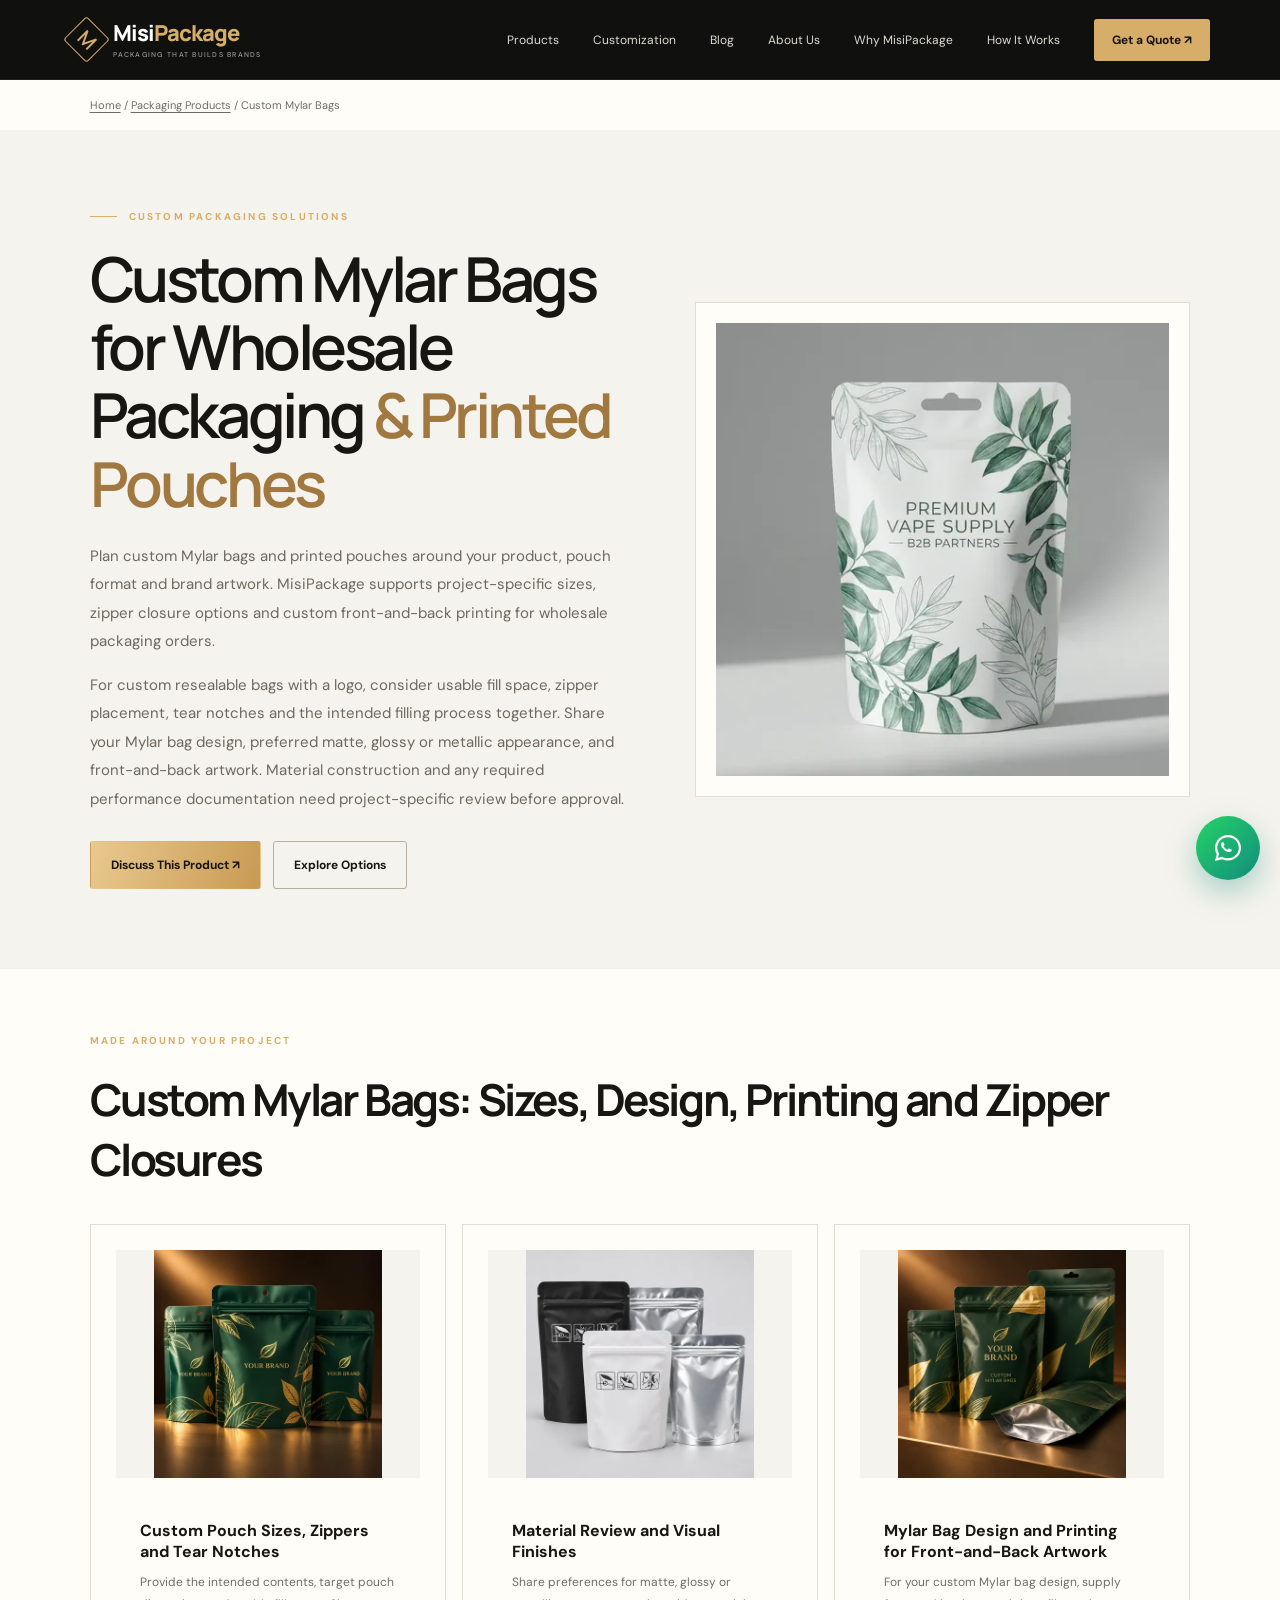
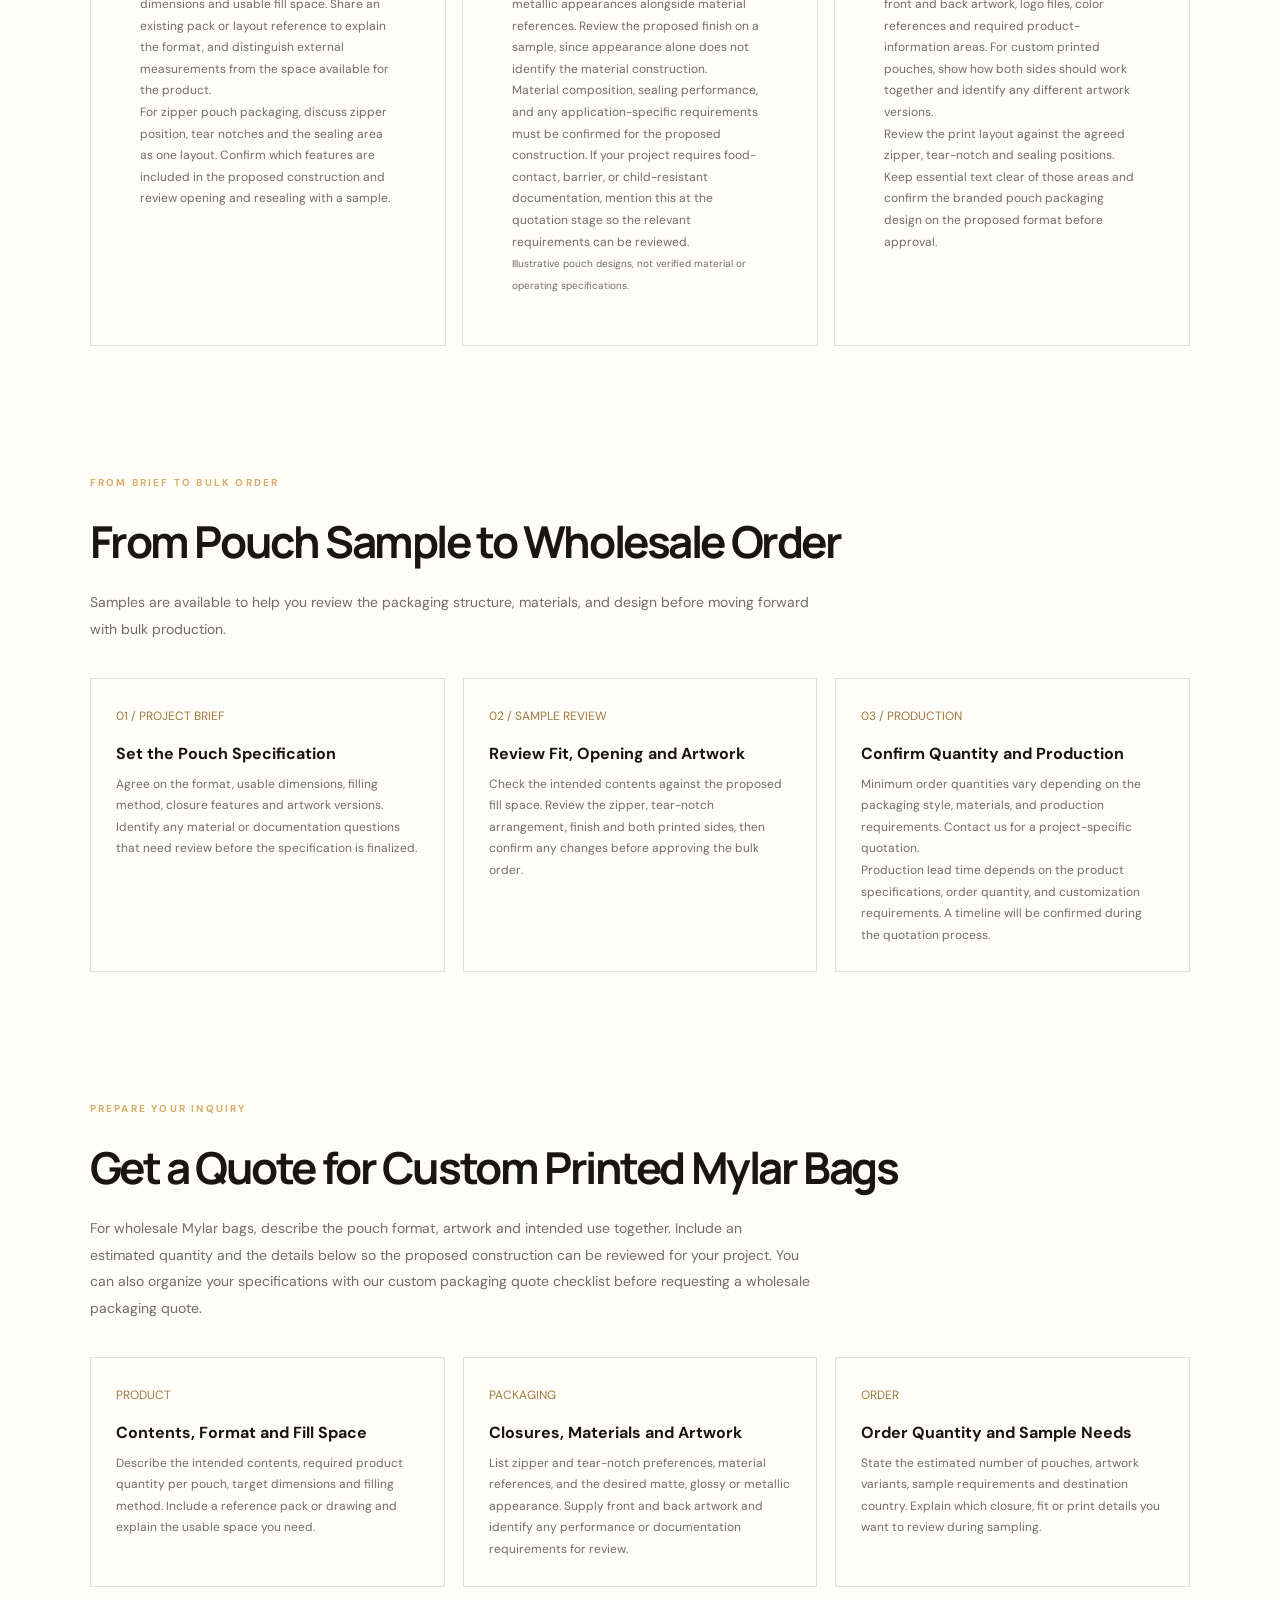
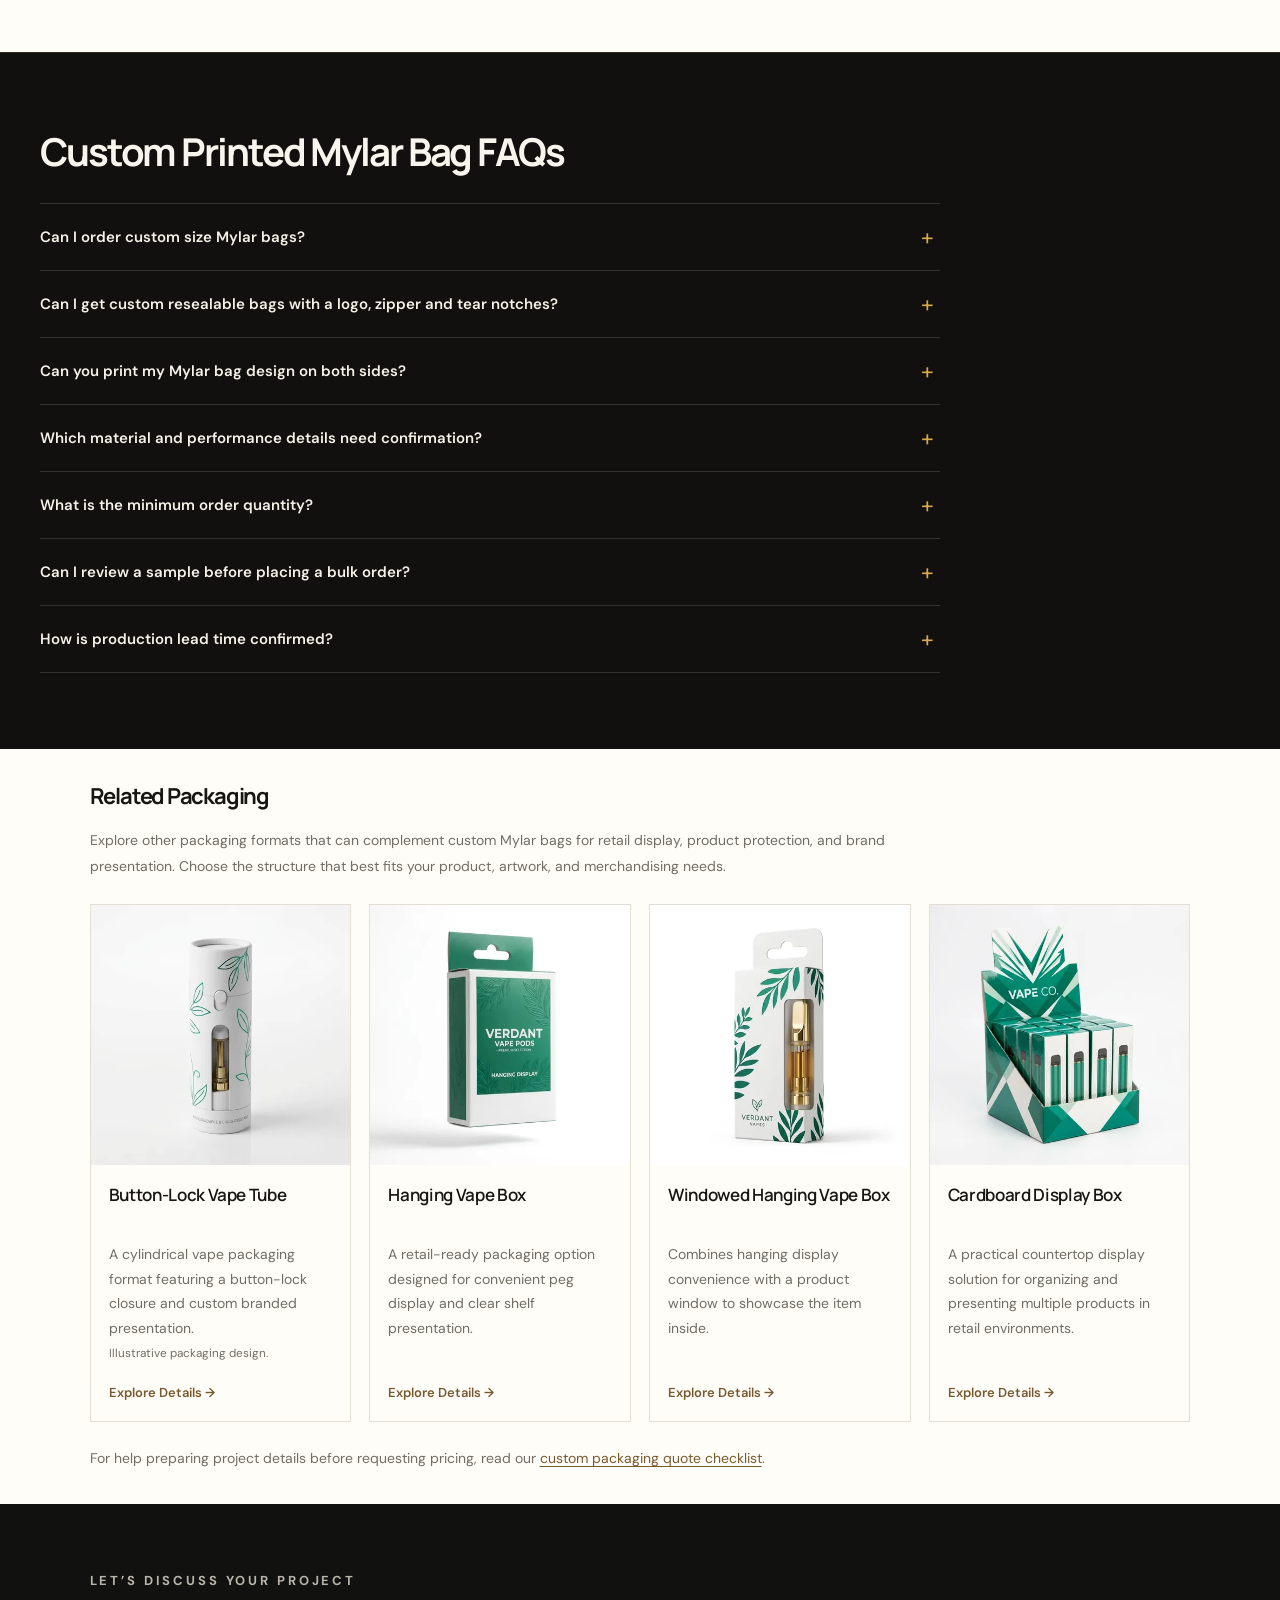
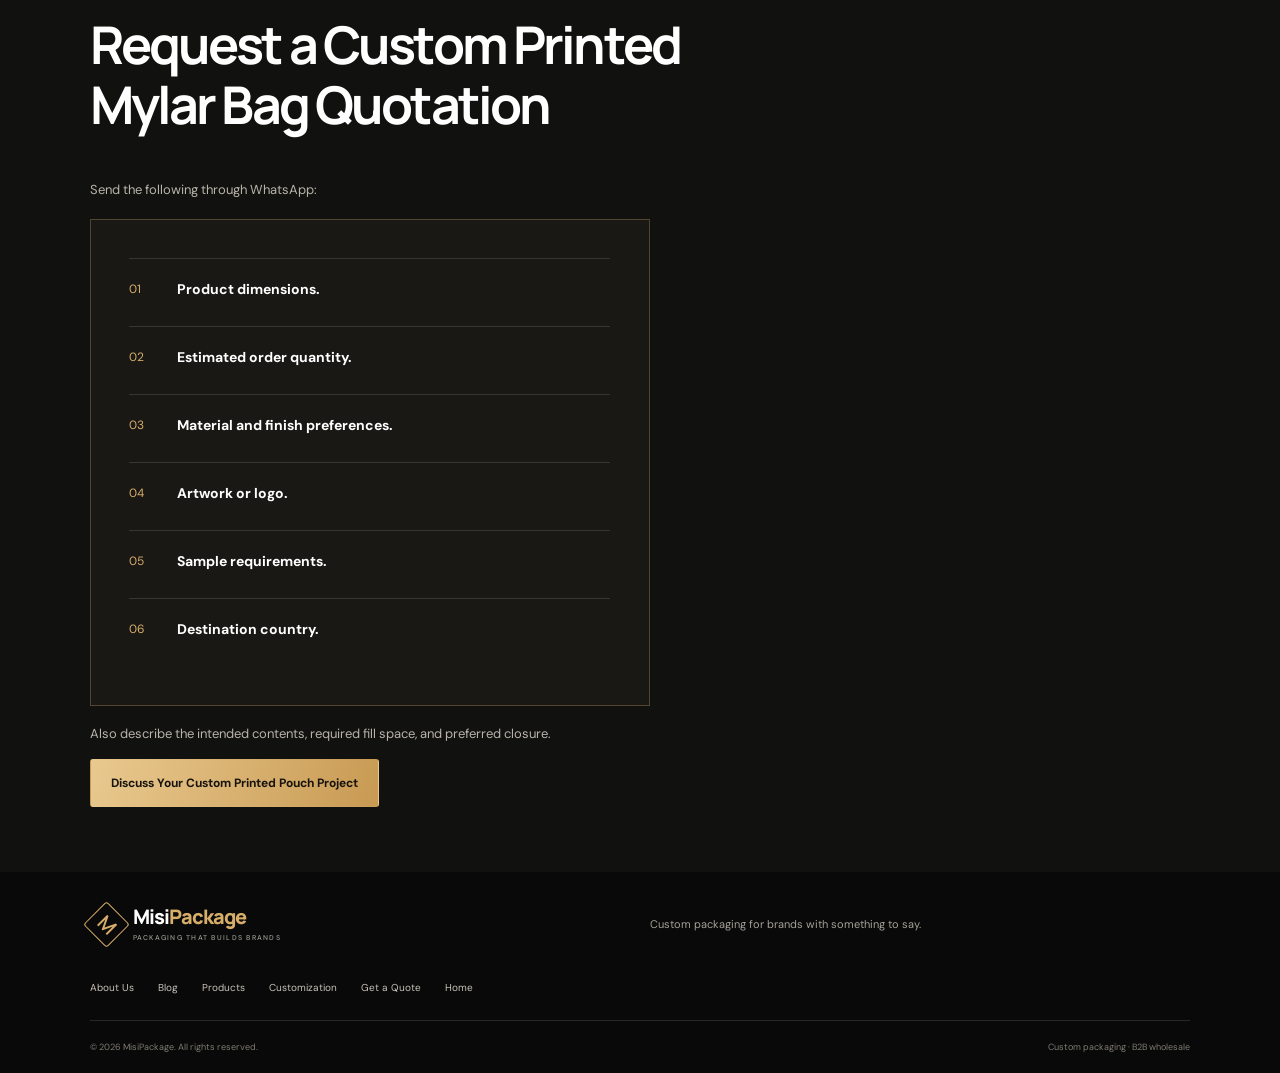
<file: products/custom-mylar-bags/index.html>
<!DOCTYPE html>
<html lang="en">
<head>
  <meta charset="UTF-8">
  <meta name="viewport" content="width=device-width, initial-scale=1">
  <meta name="theme-color" content="#10100f">

  <title>Custom Mylar Bags &amp; Printed Pouches | Wholesale | MisiPackage</title>
  <meta name="description" content="Custom Mylar bags and printed pouches for wholesale projects. Explore custom sizes, zipper closures, logo printing and samples. Request a project quote.">
  <link rel="canonical" href="https://www.misipackage.com/products/custom-mylar-bags/">
  <meta property="og:type" content="website">
  <meta property="og:title" content="Custom Mylar Bags &amp; Printed Pouches | Wholesale | MisiPackage">
  <meta property="og:description" content="Custom Mylar bags and printed pouches for wholesale projects. Explore custom sizes, zipper closures, logo printing and samples. Request a project quote.">
  <meta property="og:url" content="https://www.misipackage.com/products/custom-mylar-bags/">
  <meta property="og:image" content="https://www.misipackage.com/assets/custom-mylar-bags.jpg">
  <link rel="icon" href="/favicon.svg" type="image/svg+xml">
  <link rel="preconnect" href="https://fonts.googleapis.com">
  <link rel="preconnect" href="https://fonts.gstatic.com" crossorigin>
  <link href="https://fonts.googleapis.com/css2?family=DM+Sans:wght@400;500;600;700&family=Manrope:wght@400;500;600;700;800&display=swap" rel="stylesheet">
  <link rel="stylesheet" href="/styles.css">

  <style>
    .detail-page {
      background: #f5f3ed;
      color: #171613;
    }
    .detail-hero {
      display: grid;
      grid-template-columns: 1fr 0.9fr;
      gap: 55px;
      align-items: center;
      padding: 80px 7%;
    }
    .detail-copy h1 {
      font-size: clamp(38px, 5vw, 62px);
      line-height: 1.1;
      margin-bottom: 24px;
    }
    .detail-copy h1 em {
      color: #a07840;
      font-style: normal;
    }
    .detail-copy > p:not(.eyebrow) {
      color: #6d6961;
      line-height: 1.9;
      font-size: 15px;
      max-width: 540px;
    }
    .detail-image {
      background: #fffdf8;
      border: 1px solid #e3ded4;
      padding: 20px;
    }
    .detail-image img {
      display: block;
      width: 100%;
      height: auto;
      aspect-ratio: 1 / 1;
      object-fit: contain;
    }
    .detail-section {
      padding: 65px 7%;
      background: #fffdf8;
    }
    .detail-section h2 {
      font-size: clamp(30px, 4vw, 44px);
      margin-bottom: 18px;
    }
    .detail-intro {
      max-width: 720px;
      color: #716d65;
      line-height: 1.9;
      font-size: 14px;
    }
    .detail-grid {
      display: grid;
      grid-template-columns: repeat(3, minmax(0, 1fr));
      gap: 18px;
      margin-top: 35px;
    }
    .detail-card {
      border: 1px solid #e3ded4;
      padding: 25px;
    }
    .detail-card span {
      color: #a07840;
      font-size: 12px;
    }
    .detail-card h3 {
      font-size: 16px;
      margin: 18px 0 10px;
    }
    .detail-card p {
      color: #716d65;
      font-size: 12px;
      line-height: 1.8;
      margin: 0;
    }
    .detail-cta {
      padding: 65px 7%;
      background: #11110f;
      color: #fff;
    }
    .detail-cta h2 {
      font-size: clamp(34px, 4.5vw, 52px);
      max-width: 700px;
      line-height: 1.15;
    }
    .detail-cta > p {
      color: #b8b4aa;
      max-width: 650px;
      line-height: 1.9;
      font-size: 13px;
    }
    .detail-breadcrumb {
      padding: 18px 7%;
      font-size: 11px;
      color: #716d65;
      background: #fffdf8;
    }
    .detail-breadcrumb a {
      text-decoration: underline;
      text-underline-offset: 3px;
    }
    @media (max-width: 720px) {
      .detail-hero {
        grid-template-columns: 1fr;
        gap: 30px;
        padding: 48px 5%;
      }
      .detail-section,
      .detail-cta {
        padding: 48px 5%;
      }
      .detail-grid {
        grid-template-columns: 1fr;
      }
      .detail-card {
        padding: 22px;
      }
      .detail-breadcrumb {
        padding: 15px 5%;
      }
    }
    #mylar-related-packaging .mylar-related-intro {
      max-width: 880px;
      margin: 0 0 24px;
    }
    #mylar-related-packaging .mylar-related-grid {
      display: grid;
      grid-template-columns: repeat(4, minmax(0, 1fr));
      grid-auto-rows: 1fr;
      gap: 18px;
    }
    #mylar-related-packaging .mylar-related-card {
      display: flex;
      flex-direction: column;
      min-width: 0;
      border: 1px solid #e3ded4;
      background: #fffdf8;
      color: #171613;
      transition: border-color .18s ease, transform .18s ease;
    }
    #mylar-related-packaging .mylar-related-card:hover {
      border-color: #a07840;
      transform: translateY(-2px);
    }
    #mylar-related-packaging .mylar-related-card:focus-visible {
      outline: 2px solid #a07840;
      outline-offset: 4px;
    }
    #mylar-related-packaging .mylar-related-card img {
      display: block;
      width: 100%;
      height: auto;
      aspect-ratio: 1 / 1;
      object-fit: contain;
    }
    #mylar-related-packaging .mylar-related-copy {
      display: flex;
      flex: 1;
      flex-direction: column;
      min-width: 0;
      padding: 18px;
    }
    #mylar-related-packaging .mylar-related-copy h3 {
      min-height: 2.8em;
      margin: 0 0 12px;
      font-family: var(--display);
      font-size: 17px;
      font-weight: 600;
      line-height: 1.4;
      letter-spacing: -.02em;
    }
    #mylar-related-packaging .mylar-related-copy p {
      flex: 1;
      margin: 0 0 18px;
      color: #716d65;
      font-size: 14px;
      line-height: 1.75;
    }
    #mylar-related-packaging .mylar-related-link {
      color: #795a30;
      font-size: 13px;
      font-weight: 600;
      line-height: 1.6;
    }
    #mylar-related-packaging .mylar-related-guide {
      margin: 24px 0 0;
      color: #716d65;
      font-size: 14px;
      line-height: 1.8;
    }
    #mylar-related-packaging .mylar-related-guide a {
      color: #795a30;
      text-decoration: underline;
      text-underline-offset: 3px;
    }
    @media (max-width: 1023px) {
      #mylar-related-packaging .mylar-related-grid {
        grid-template-columns: repeat(2, minmax(0, 1fr));
      }
    }
    @media (max-width: 599px) {
      #mylar-related-packaging .mylar-related-grid {
        grid-template-columns: 1fr;
        gap: 16px;
      }
    }
    @media (prefers-reduced-motion: reduce) {
      #mylar-related-packaging .mylar-related-card {
        transition: none;
      }
      #mylar-related-packaging .mylar-related-card:hover {
        transform: none;
      }
    }
  </style>

  <!-- Google Analytics -->
  <script async src="https://www.googletagmanager.com/gtag/js?id=G-F40V4904KE"></script>
  <script>
    window.dataLayer = window.dataLayer || [];
    function gtag(){dataLayer.push(arguments);}
    gtag('js', new Date());
    gtag('config', 'G-F40V4904KE');
  </script>

  <script type="application/ld+json">
{
  "@context": "https://schema.org",
  "@graph": [
    {
      "@type": "WebPage",
      "@id": "https://www.misipackage.com/products/custom-mylar-bags/#webpage",
      "url": "https://www.misipackage.com/products/custom-mylar-bags/",
      "name": "Custom Mylar Bags and Printed Pouches",
      "isPartOf": {
        "@id": "https://www.misipackage.com/#website"
      },
      "inLanguage": "en-US"
    },
    {
      "@type": "BreadcrumbList",
      "@id": "https://www.misipackage.com/products/custom-mylar-bags/#breadcrumb",
      "itemListElement": [
        {
          "@type": "ListItem",
          "position": 1,
          "name": "Home",
          "item": "https://www.misipackage.com/"
        },
        {
          "@type": "ListItem",
          "position": 2,
          "name": "Packaging Products",
          "item": "https://www.misipackage.com/#products"
        },
        {
          "@type": "ListItem",
          "position": 3,
          "name": "Custom Mylar Bags and Printed Pouches",
          "item": "https://www.misipackage.com/products/custom-mylar-bags/"
        }
      ]
    }
  ]
}
  </script>
</head>

<body>
  <header class="site-header has-blog-link">
    <a class="brand" href="/" aria-label="MisiPackage home">
      <span class="brand-mark">M</span>
      <span>Misi<span>Package</span><small>PACKAGING THAT BUILDS BRANDS</small></span>
    </a>

    <button class="menu-toggle" aria-label="Toggle navigation" aria-expanded="false">☰</button>

    <nav class="nav-links" aria-label="Main navigation">
      <a href="/#products">Products</a>
      <a href="/#customization">Customization</a>
      <a href="/blog/">Blog</a>
      <a href="/about/">About Us</a>
      <a href="/#why-us">Why MisiPackage</a>
      <a href="/#process">How It Works</a>
      <a class="nav-quote"
        href="/wholesale-vape-packaging-quote/">
        Get a Quote ↗
      </a>
    </nav>
  </header>

  <main class="detail-page">
    <nav class="detail-breadcrumb" aria-label="Breadcrumb">
      <a href="/">Home</a> / <a href="/#products">Packaging Products</a> / Custom Mylar Bags
    </nav>

    <section class="detail-hero">
      <div class="detail-copy">
        <p class="eyebrow"><span class="eyebrow-line"></span> CUSTOM PACKAGING SOLUTIONS</p>

        <h1>Custom Mylar Bags for Wholesale Packaging <em>&amp; Printed Pouches</em></h1>

      <p>Plan custom Mylar bags and printed pouches around your product, pouch format and brand artwork. MisiPackage supports project-specific sizes, zipper closure options and custom front-and-back printing for wholesale packaging orders.</p>
      <p>For custom resealable bags with a logo, consider usable fill space, zipper placement, tear notches and the intended filling process together. Share your Mylar bag design, preferred matte, glossy or metallic appearance, and front-and-back artwork. Material construction and any required performance documentation need project-specific review before approval.</p>

        <div class="hero-actions">
          <a class="button button-gold" target="_blank" rel="noopener noreferrer"
             href="https://wa.me/8615919957110?text=Hello%20MisiPackage%2C%20I%27m%20interested%20in%20your%20Custom%20Mylar%20Bags%20packaging.">
            Discuss This Product ↗
          </a>
          <a class="button button-ghost" style="color:#171613;border-color:#b8ad9b" href="#custom-options">
            Explore Options
          </a>
        </div>
      </div>

      <div class="detail-image">
  <img
  src="/assets/custom-mylar-bags-optimized.webp"
  alt="Custom Printed Mylar Bags Packaging"
  fetchpriority="high" width="1024" height="1024" decoding="async" loading="eager" srcset="/assets/custom-mylar-bags-optimized-480.webp 480w, /assets/custom-mylar-bags-optimized-768.webp 768w, /assets/custom-mylar-bags-optimized.webp 1024w" sizes="(max-width: 720px) calc(90vw - 42px), calc((86vw - 55px) * 9 / 19 - 42px)">
</div>
    </section>

    <section class="detail-section" id="custom-options" aria-labelledby="packaging-options-heading">
      <p class="eyebrow">MADE AROUND YOUR PROJECT</p>
      <h2 id="packaging-options-heading">Custom Mylar Bags: Sizes, Design, Printing and Zipper Closures</h2>
      <div class="detail-grid detail-grid-with-images">
        <article class="detail-card detail-card-image">
          <img src="/assets/custom-mylar-bags-structure-optimized.webp"
             alt="Custom Mylar Bag Structure and Packaging Design"
             loading="lazy" width="1254" height="1254" decoding="async" srcset="/assets/custom-mylar-bags-structure-optimized-480.webp 480w, /assets/custom-mylar-bags-structure-optimized-768.webp 768w, /assets/custom-mylar-bags-structure-optimized.webp 1254w" sizes="(max-width: 600px) calc(90vw - 2px), (max-width: 720px) calc(90vw - 46px), (max-width: 768px) calc(86vw - 52px), calc((86vw - 32px) / 3 - 52px)">
          <div class="detail-card-copy">
            <h3>Custom Pouch Sizes, Zippers and Tear Notches</h3>
      <p>Provide the intended contents, target pouch dimensions and usable fill space. Share an existing pack or layout reference to explain the format, and distinguish external measurements from the space available for the product.</p>
      <p>For zipper pouch packaging, discuss zipper position, tear notches and the sealing area as one layout. Confirm which features are included in the proposed construction and review opening and resealing with a sample.</p>
          </div>
        </article>
        <article class="detail-card detail-card-image">
          <img src="/assets/custom-mylar-pouch-finishes.webp"
             alt="Black, white and silver-colored flexible pouches with zipper closures."
             loading="lazy" width="1254" height="1254" decoding="async" srcset="/assets/custom-mylar-pouch-finishes-480.webp 480w, /assets/custom-mylar-pouch-finishes-768.webp 768w, /assets/custom-mylar-pouch-finishes.webp 1254w" sizes="(max-width: 600px) calc(90vw - 2px), (max-width: 720px) calc(90vw - 46px), (max-width: 768px) calc(86vw - 52px), calc((86vw - 32px) / 3 - 52px)"
           aria-describedby="mylar-finishes-illustration-note">
          <div class="detail-card-copy">
            <h3>Material Review and Visual Finishes</h3>
      <p>Share preferences for matte, glossy or metallic appearances alongside material references. Review the proposed finish on a sample, since appearance alone does not identify the material construction.</p>
      <p>Material composition, sealing performance, and any application-specific requirements must be confirmed for the proposed construction. If your project requires food-contact, barrier, or child-resistant documentation, mention this at the quotation stage so the relevant requirements can be reviewed.</p>
      <p id="mylar-finishes-illustration-note" data-image-caption><small>Illustrative pouch designs, not verified material or operating specifications.</small></p>
          </div>
        </article>
        <article class="detail-card detail-card-image">
          <img src="/assets/custom-mylar-bags-branding-optimized.webp"
             alt="Custom Printed Mylar Bags and Branding"
             loading="lazy" width="1254" height="1254" decoding="async" srcset="/assets/custom-mylar-bags-branding-optimized-480.webp 480w, /assets/custom-mylar-bags-branding-optimized-768.webp 768w, /assets/custom-mylar-bags-branding-optimized.webp 1254w" sizes="(max-width: 600px) calc(90vw - 2px), (max-width: 720px) calc(90vw - 46px), (max-width: 768px) calc(86vw - 52px), calc((86vw - 32px) / 3 - 52px)">
          <div class="detail-card-copy">
            <h3>Mylar Bag Design and Printing for Front-and-Back Artwork</h3>
      <p>For your custom Mylar bag design, supply front and back artwork, logo files, color references and required product-information areas. For custom printed pouches, show how both sides should work together and identify any different artwork versions.</p>
      <p>Review the print layout against the agreed zipper, tear-notch and sealing positions. Keep essential text clear of those areas and confirm the branded pouch packaging design on the proposed format before approval.</p>
          </div>
        </article>
      </div>
    </section>

    <section class="detail-section" aria-labelledby="order-planning-heading">
      <p class="eyebrow">FROM BRIEF TO BULK ORDER</p>
      <h2 id="order-planning-heading">From Pouch Sample to Wholesale Order</h2>
      <p class="detail-intro">Samples are available to help you review the packaging structure, materials, and design before moving forward with bulk production.</p>
      <div class="detail-grid">
        <article class="detail-card">
          <span>01 / PROJECT BRIEF</span>
          <h3>Set the Pouch Specification</h3>
          <p>Agree on the format, usable dimensions, filling method, closure features and artwork versions. Identify any material or documentation questions that need review before the specification is finalized.</p>
        </article>
        <article class="detail-card">
          <span>02 / SAMPLE REVIEW</span>
          <h3>Review Fit, Opening and Artwork</h3>
          <p>Check the intended contents against the proposed fill space. Review the zipper, tear-notch arrangement, finish and both printed sides, then confirm any changes before approving the bulk order.</p>
        </article>
        <article class="detail-card">
          <span>03 / PRODUCTION</span>
          <h3>Confirm Quantity and Production</h3>
          <p>Minimum order quantities vary depending on the packaging style, materials, and production requirements. Contact us for a project-specific quotation.</p>
          <p>Production lead time depends on the product specifications, order quantity, and customization requirements. A timeline will be confirmed during the quotation process.</p>
        </article>
      </div>
    </section>

    <section class="detail-section" aria-labelledby="quote-brief-heading">
      <p class="eyebrow">PREPARE YOUR INQUIRY</p>
      <h2 id="quote-brief-heading">Get a Quote for Custom Printed Mylar Bags</h2>
      <p class="detail-intro">For wholesale Mylar bags, describe the pouch format, artwork and intended use together. Include an estimated quantity and the details below so the proposed construction can be reviewed for your project. You can also organize your specifications with our <a href="/blog/custom-packaging-quote-checklist/">custom packaging quote checklist</a> before requesting a <a href="/wholesale-vape-packaging-quote/">wholesale packaging quote</a>.</p>
      <div class="detail-grid">
        <article class="detail-card">
          <span>PRODUCT</span>
          <h3>Contents, Format and Fill Space</h3>
          <p>Describe the intended contents, required product quantity per pouch, target dimensions and filling method. Include a reference pack or drawing and explain the usable space you need.</p>
        </article>
        <article class="detail-card">
          <span>PACKAGING</span>
          <h3>Closures, Materials and Artwork</h3>
          <p>List zipper and tear-notch preferences, material references, and the desired matte, glossy or metallic appearance. Supply front and back artwork and identify any performance or documentation requirements for review.</p>
        </article>
        <article class="detail-card">
          <span>ORDER</span>
          <h3>Order Quantity and Sample Needs</h3>
          <p>State the estimated number of pouches, artwork variants, sample requirements and destination country. Explain which closure, fit or print details you want to review during sampling.</p>
        </article>
      </div>
    </section>

    <section class="faq-section" id="product-faq" aria-labelledby="product-faq-heading">
      <div class="section-inner">
        <h2 id="product-faq-heading">Custom Printed Mylar Bag FAQs</h2>
        <div class="faq-list">
          <details>
            <summary>Can I order custom size Mylar bags?</summary>
            <p>Provide the target external dimensions and explain the usable fill space needed for the intended contents. Include product quantity per pouch, a filling-method reference and any existing package or drawing so the layout can be reviewed.</p>
          </details>
          <details>
            <summary>Can I get custom resealable bags with a logo, zipper and tear notches?</summary>
            <p>Yes. Include those features in the brief so their positions and the proposed pouch format can be reviewed together. Confirm the filling and final-closure process, and check opening and resealing on a sample before approval.</p>
          </details>
          <details>
            <summary>Can you print my Mylar bag design on both sides?</summary>
            <p>Share the front and back artwork, logo files, color references and any required product-information areas. The print layout can be reviewed against the agreed pouch size, zipper, tear-notch and sealing positions before sample approval.</p>
          </details>
          <details>
            <summary>Which material and performance details need confirmation?</summary>
            <p>Describe the intended contents, filling process, destination country and any required documentation. Food-contact, barrier or child-resistant requirements need separate project review; a pouch format or visual finish does not establish those properties.</p>
          </details>
          <details>
            <summary>What is the minimum order quantity?</summary>
            <p>Minimum order quantities vary depending on the packaging style, materials, and production requirements. Contact us for a project-specific quotation.</p>
          </details>
          <details>
            <summary>Can I review a sample before placing a bulk order?</summary>
            <p>Yes. Samples are available to help you review the packaging structure, materials, and design before moving forward with bulk production.</p>
          </details>
          <details>
            <summary>How is production lead time confirmed?</summary>
            <p>Production lead time depends on the pouch specifications, order quantity and customization requirements. A project-specific timeline will be confirmed during the quotation process.</p>
          </details>
        </div>
      </div>
    </section>

    <section class="detail-related" id="mylar-related-packaging" aria-labelledby="related-products-heading">
      <h2 id="related-products-heading">Related Packaging</h2>
      <p class="detail-intro mylar-related-intro">Explore other packaging formats that can complement custom Mylar bags for retail display, product protection, and brand presentation. Choose the structure that best fits your product, artwork, and merchandising needs.</p>
      <div class="mylar-related-grid">
        <a class="mylar-related-card" href="/products/child-resistant-tube-box/" aria-labelledby="related-tube-heading">
          <img src="/assets/child-resistant-tube-box-optimized.webp" alt="Printed cylindrical vape tube packaging with a product window" width="1024" height="1024" loading="lazy" decoding="async" aria-describedby="tube-card-illustration-note" srcset="/assets/child-resistant-tube-box-optimized-480.webp 480w, /assets/child-resistant-tube-box-optimized-768.webp 768w, /assets/child-resistant-tube-box-optimized.webp 1024w" sizes="(max-width: 599px) calc(90vw - 2px), (max-width: 720px) calc((90vw - 18px) / 2 - 2px), (max-width: 1023px) calc((86vw - 18px) / 2 - 2px), calc((86vw - 54px) / 4 - 2px)">
          <div class="mylar-related-copy">
            <h3 id="related-tube-heading">Button-Lock Vape Tube</h3>
            <p>A cylindrical vape packaging format featuring a button-lock closure and custom branded presentation.<br><small id="tube-card-illustration-note" data-image-caption>Illustrative packaging design.</small></p>
            <span class="mylar-related-link">Explore Details <span aria-hidden="true">→</span></span>
          </div>
        </a>
        <a class="mylar-related-card" href="/products/hanging-vape-box/" aria-labelledby="related-hanging-heading">
          <img src="/assets/hanging-vape-box-optimized.webp" alt="Printed hanging vape carton with a retail peg-display tab" width="1024" height="1024" loading="lazy" decoding="async" srcset="/assets/hanging-vape-box-optimized-480.webp 480w, /assets/hanging-vape-box-optimized-768.webp 768w, /assets/hanging-vape-box-optimized.webp 1024w" sizes="(max-width: 599px) calc(90vw - 2px), (max-width: 720px) calc((90vw - 18px) / 2 - 2px), (max-width: 1023px) calc((86vw - 18px) / 2 - 2px), calc((86vw - 54px) / 4 - 2px)">
          <div class="mylar-related-copy">
            <h3 id="related-hanging-heading">Hanging Vape Box</h3>
            <p>A retail-ready packaging option designed for convenient peg display and clear shelf presentation.</p>
            <span class="mylar-related-link">Explore Details <span aria-hidden="true">→</span></span>
          </div>
        </a>
        <a class="mylar-related-card" href="/products/windowed-hanging-vape-box/" aria-labelledby="related-windowed-heading">
          <img src="/assets/windowed-hanging-vape-box-optimized.webp" alt="Windowed hanging vape carton showing the product through a side opening" width="1024" height="1024" loading="lazy" decoding="async" srcset="/assets/windowed-hanging-vape-box-optimized-480.webp 480w, /assets/windowed-hanging-vape-box-optimized-768.webp 768w, /assets/windowed-hanging-vape-box-optimized.webp 1024w" sizes="(max-width: 599px) calc(90vw - 2px), (max-width: 720px) calc((90vw - 18px) / 2 - 2px), (max-width: 1023px) calc((86vw - 18px) / 2 - 2px), calc((86vw - 54px) / 4 - 2px)">
          <div class="mylar-related-copy">
            <h3 id="related-windowed-heading">Windowed Hanging Vape Box</h3>
            <p>Combines hanging display convenience with a product window to showcase the item inside.</p>
            <span class="mylar-related-link">Explore Details <span aria-hidden="true">→</span></span>
          </div>
        </a>
        <a class="mylar-related-card" href="/products/cardboard-display-box/" aria-labelledby="related-display-heading">
          <img src="/assets/cardboard-display-box-optimized.webp" alt="Cardboard countertop display holding multiple individually boxed products" width="1024" height="1024" loading="lazy" decoding="async" srcset="/assets/cardboard-display-box-optimized-480.webp 480w, /assets/cardboard-display-box-optimized-768.webp 768w, /assets/cardboard-display-box-optimized.webp 1024w" sizes="(max-width: 599px) calc(90vw - 2px), (max-width: 720px) calc((90vw - 18px) / 2 - 2px), (max-width: 1023px) calc((86vw - 18px) / 2 - 2px), calc((86vw - 54px) / 4 - 2px)">
          <div class="mylar-related-copy">
            <h3 id="related-display-heading">Cardboard Display Box</h3>
            <p>A practical countertop display solution for organizing and presenting multiple products in retail environments.</p>
            <span class="mylar-related-link">Explore Details <span aria-hidden="true">→</span></span>
          </div>
        </a>
      </div>
      <p class="mylar-related-guide">For help preparing project details before requesting pricing, read our <a href="/blog/custom-packaging-quote-checklist/">custom packaging quote checklist</a>.</p>
    </section>

    <section class="detail-cta" id="inquiry" aria-labelledby="quotation-heading">
      <p class="eyebrow">LET’S DISCUSS YOUR PROJECT</p>
      <h2 id="quotation-heading">Request a Custom Printed Mylar Bag Quotation</h2>
      <p>Send the following through WhatsApp:</p>
      <ul class="quote-panel">
        <li class="quote-detail"><span aria-hidden="true">01</span><div><strong>Product dimensions.</strong></div></li>
        <li class="quote-detail"><span aria-hidden="true">02</span><div><strong>Estimated order quantity.</strong></div></li>
        <li class="quote-detail"><span aria-hidden="true">03</span><div><strong>Material and finish preferences.</strong></div></li>
        <li class="quote-detail"><span aria-hidden="true">04</span><div><strong>Artwork or logo.</strong></div></li>
        <li class="quote-detail"><span aria-hidden="true">05</span><div><strong>Sample requirements.</strong></div></li>
        <li class="quote-detail"><span aria-hidden="true">06</span><div><strong>Destination country.</strong></div></li>
      </ul>
      <p>Also describe the intended contents, required fill space, and preferred closure.</p>
      <a class="button button-gold" target="_blank" rel="noopener noreferrer"
         href="https://wa.me/8615919957110?text=Hello%20MisiPackage%2C%20I%27m%20interested%20in%20your%20Custom%20Mylar%20Bags%20packaging.">
        Discuss Your Custom Printed Pouch Project
      </a>
    </section>
  </main>

  <footer class="site-footer">
    <a class="brand footer-brand" href="/">
      <span class="brand-mark">M</span>
      <span>Misi<span>Package</span><small>PACKAGING THAT BUILDS BRANDS</small></span>
    </a>
    <p>Custom packaging for brands with something to say.</p>
    <div class="footer-links">
      <a href="/about/">About Us</a>
      <a href="/blog/">Blog</a>
      <a href="/#products">Products</a>
      <a href="/#customization">Customization</a>
      <a href="/#quote">Get a Quote</a>
      <a href="/">Home</a>
    </div>
    <div class="footer-bottom">
      <span>© <span id="year"></span> MisiPackage. All rights reserved.</span>
      <span>Custom packaging · B2B wholesale</span>
    </div>
  </footer>

  <a
  class="whatsapp-float"
  href="https://wa.me/8615919957110?text=Hello%20MisiPackage%2C%20I%27m%20interested%20in%20your%20Custom%20Mylar%20Bags%20packaging."
  target="_blank"
  rel="noopener noreferrer"
  aria-label="Chat with Misipackage on WhatsApp"
  title="Chat with Misipackage on WhatsApp"
>
  <span class="whatsapp-float__icon">
    <svg viewBox="0 0 32 32" aria-hidden="true">
      <path fill="currentColor" d="M19.11 17.27c-.27-.14-1.58-.78-1.82-.87-.24-.09-.41-.14-.58.14-.17.27-.67.87-.82 1.05-.15.18-.31.21-.58.07-.27-.14-1.12-.41-2.13-1.31-.79-.7-1.32-1.57-1.47-1.84-.15-.27-.02-.41.11-.55.12-.12.27-.31.41-.46.14-.15.18-.27.27-.45.09-.18.05-.34-.02-.48-.07-.14-.58-1.4-.79-1.92-.21-.5-.43-.43-.58-.43h-.5c-.18 0-.46.07-.7.34-.24.27-.92.9-.92 2.19 0 1.29.94 2.53 1.07 2.7.14.18 1.85 2.82 4.49 3.95.63.27 1.13.43 1.51.55.63.2 1.21.17 1.66.1.51-.08 1.58-.65 1.8-1.27.22-.62.22-1.15.15-1.27-.06-.12-.23-.19-.5-.33z"/>
      <path fill="currentColor" d="M16 3C8.83 3 3 8.73 3 15.8c0 2.28.6 4.5 1.74 6.45L3 29l6.96-1.8A13.1 13.1 0 0 0 16 28.6c7.17 0 13-5.73 13-12.8C29 8.73 23.17 3 16 3zm0 23.34c-1.92 0-3.8-.5-5.45-1.46l-.39-.23-4.13 1.07 1.1-4.02-.25-.41A10.94 10.94 0 0 1 5.2 15.8C5.2 9.94 10.03 5.2 16 5.2S26.8 9.94 26.8 15.8 21.97 26.34 16 26.34z"/>
    </svg>
  </span>
</a>
  <script src="/script.js"></script>
</body>
</html>
</file>
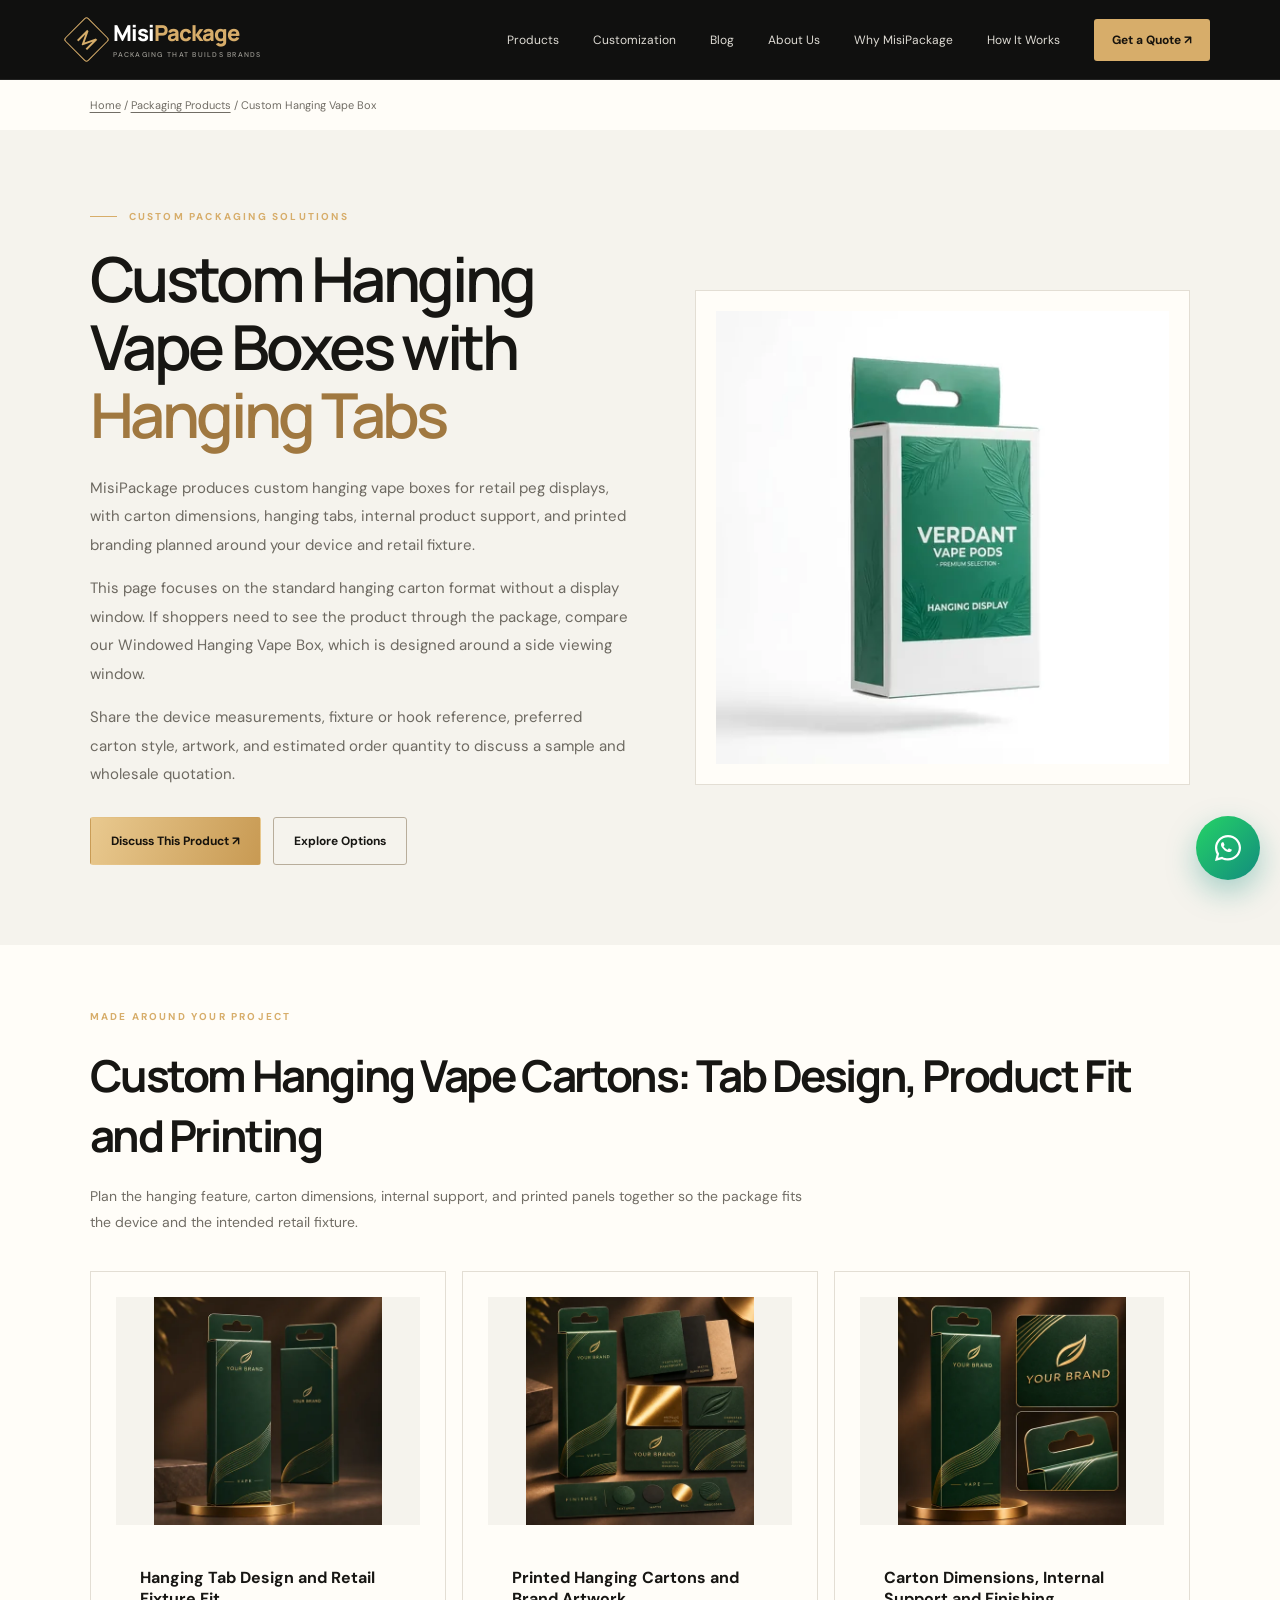
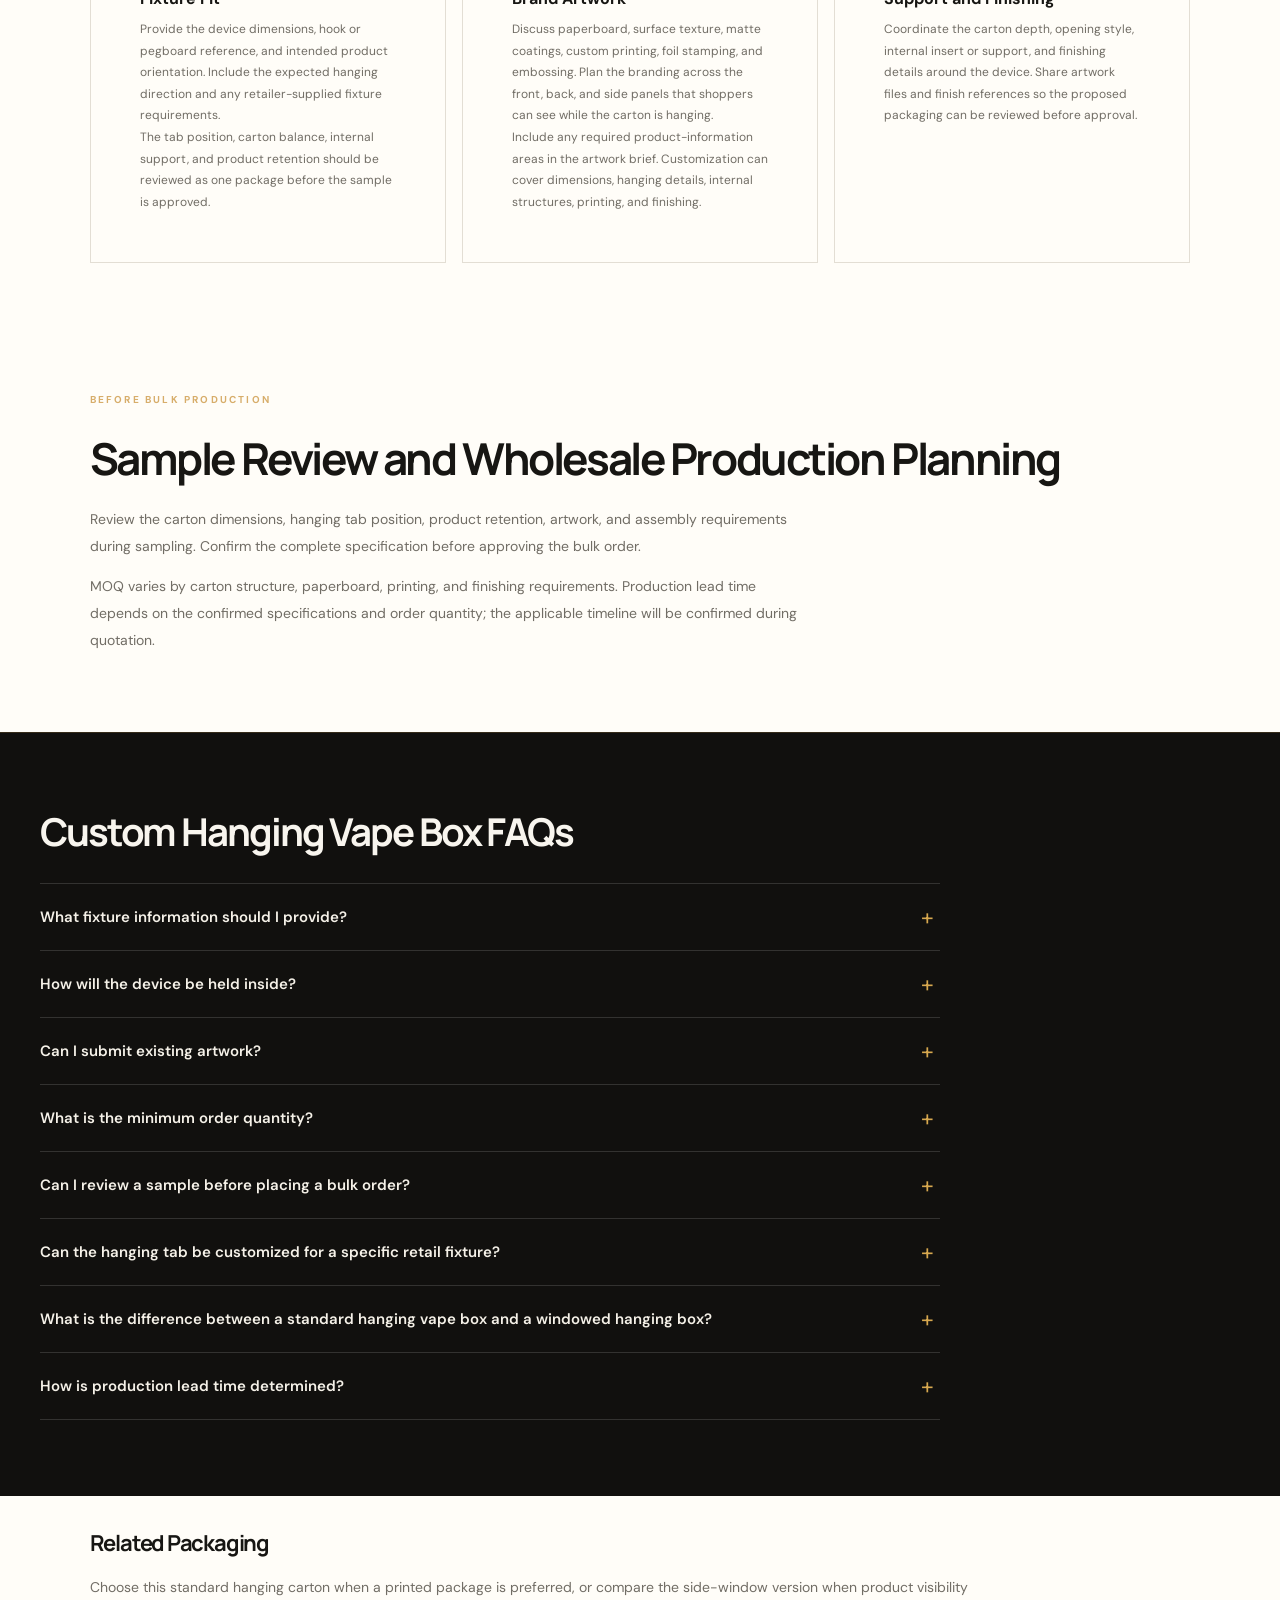
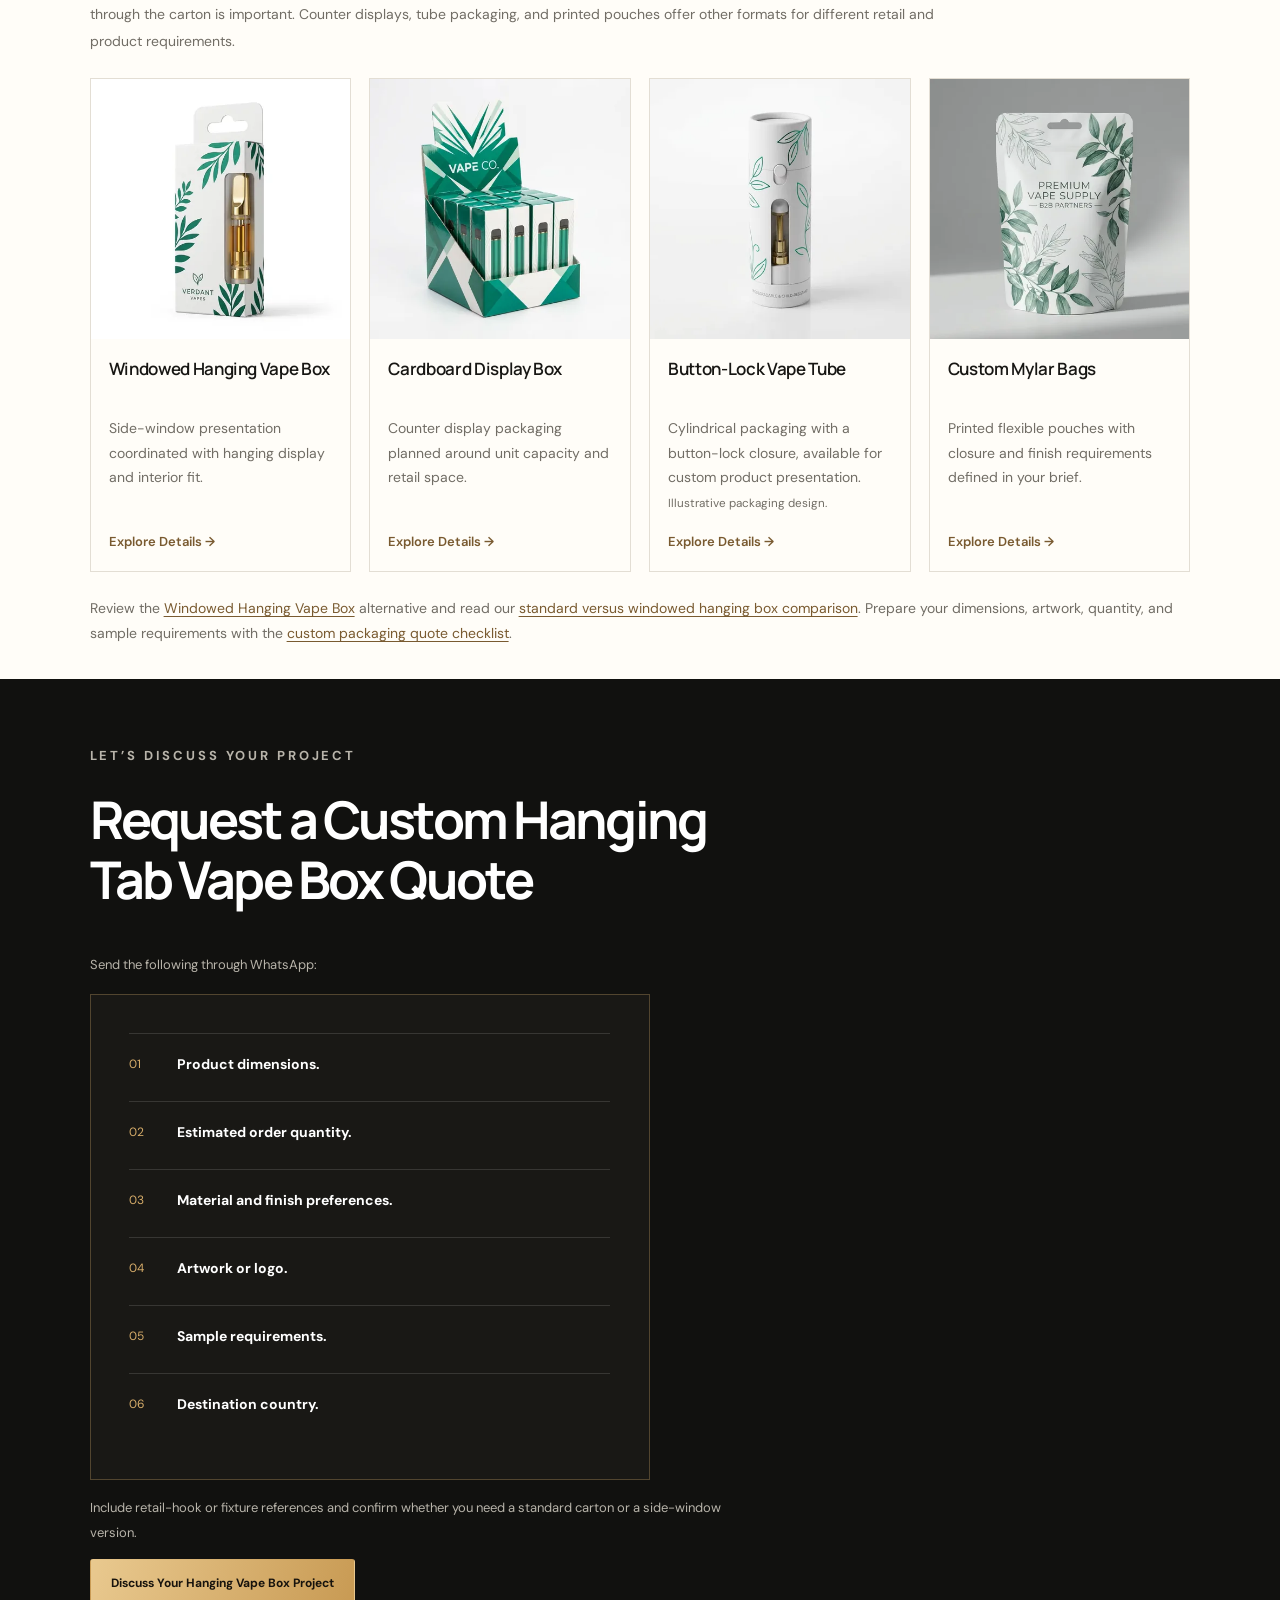
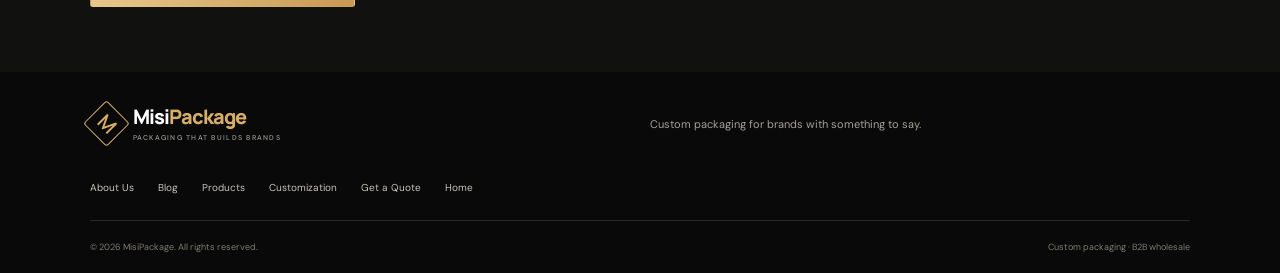
<file: products/hanging-vape-box/index.html>
<!DOCTYPE html>
<html lang="en">
<head>
  <meta charset="UTF-8">
  <meta name="viewport" content="width=device-width, initial-scale=1">
  <meta name="theme-color" content="#10100f">

  <title>Custom Hanging Vape Boxes with Hanging Tabs | MisiPackage</title>
  <meta name="description" content="Custom hanging vape boxes for retail peg displays. Tailor carton dimensions, hanging tabs, internal product fit and branded printing. Request a sample and wholesale quote.">

  <link rel="canonical" href="https://www.misipackage.com/products/hanging-vape-box/">
  <meta property="og:title" content="Custom Hanging Vape Boxes with Hanging Tabs | MisiPackage">
  <meta property="og:description" content="Custom hanging vape boxes for retail peg displays. Tailor carton dimensions, hanging tabs, internal product fit and branded printing. Request a sample and wholesale quote.">
  <meta property="og:type" content="website">
  <meta property="og:url" content="https://www.misipackage.com/products/hanging-vape-box/">
  <meta property="og:image" content="https://www.misipackage.com/assets/hanging-vape-box.jpg">
  <link rel="icon" href="/favicon.svg" type="image/svg+xml">
  <link rel="preconnect" href="https://fonts.googleapis.com">
  <link rel="preconnect" href="https://fonts.gstatic.com" crossorigin>
  <link href="https://fonts.googleapis.com/css2?family=DM+Sans:wght@400;500;600;700&family=Manrope:wght@400;500;600;700;800&display=swap" rel="stylesheet">
  <link rel="stylesheet" href="/styles.css">
  <link rel="stylesheet" href="/products/related-packaging.css">

  <style>
    .detail-page {
      background: #f5f3ed;
      color: #171613;
    }
    .detail-hero {
      display: grid;
      grid-template-columns: 1fr 0.9fr;
      gap: 55px;
      align-items: center;
      padding: 80px 7%;
    }
    .detail-copy h1 {
      font-size: clamp(38px, 5vw, 62px);
      line-height: 1.1;
      margin-bottom: 24px;
    }
    .detail-copy h1 em {
      color: #a07840;
      font-style: normal;
    }
    .detail-copy > p:not(.eyebrow) {
      color: #6d6961;
      line-height: 1.9;
      font-size: 15px;
      max-width: 540px;
    }
    .detail-image {
      background: #fffdf8;
      border: 1px solid #e3ded4;
      padding: 20px;
    }
    .detail-image img {
      display: block;
      width: 100%;
      height: auto;
      aspect-ratio: 1 / 1;
      object-fit: contain;
    }
    .detail-section {
      padding: 65px 7%;
      background: #fffdf8;
    }
    .detail-section h2 {
      font-size: clamp(30px, 4vw, 44px);
      margin-bottom: 18px;
    }
    .detail-intro {
      max-width: 720px;
      color: #716d65;
      line-height: 1.9;
      font-size: 14px;
    }
    .detail-grid {
      display: grid;
      grid-template-columns: repeat(3, minmax(0, 1fr));
      gap: 18px;
      margin-top: 35px;
    }
    .detail-card {
      border: 1px solid #e3ded4;
      padding: 25px;
    }
    .detail-card span {
      color: #a07840;
      font-size: 12px;
    }
    .detail-card h3 {
      font-size: 16px;
      margin: 18px 0 10px;
    }
    .detail-card p {
      color: #716d65;
      font-size: 12px;
      line-height: 1.8;
      margin: 0;
    }
    .detail-cta {
      padding: 65px 7%;
      background: #11110f;
      color: #fff;
    }
    .detail-cta h2 {
      font-size: clamp(34px, 4.5vw, 52px);
      max-width: 700px;
      line-height: 1.15;
    }
    .detail-cta > p {
      color: #b8b4aa;
      max-width: 650px;
      line-height: 1.9;
      font-size: 13px;
    }
    .detail-breadcrumb {
      padding: 18px 7%;
      font-size: 11px;
      color: #716d65;
      background: #fffdf8;
    }
    .detail-breadcrumb a {
      text-decoration: underline;
      text-underline-offset: 3px;
    }
    @media (max-width: 720px) {
      .detail-hero {
        grid-template-columns: 1fr;
        gap: 30px;
        padding: 48px 5%;
      }
      .detail-section,
      .detail-cta {
        padding: 48px 5%;
      }
      .detail-grid {
        grid-template-columns: 1fr;
      }
      .detail-card {
        padding: 22px;
      }
      .detail-breadcrumb {
        padding: 15px 5%;
      }
    }
  </style>

  <!-- Google Analytics -->
  <script async src="https://www.googletagmanager.com/gtag/js?id=G-F40V4904KE"></script>
  <script>
    window.dataLayer = window.dataLayer || [];
    function gtag(){dataLayer.push(arguments);}
    gtag('js', new Date());
    gtag('config', 'G-F40V4904KE');
  </script>

  <script type="application/ld+json">
{
  "@context": "https://schema.org",
  "@graph": [
    {
      "@type": "WebPage",
      "@id": "https://www.misipackage.com/products/hanging-vape-box/#webpage",
      "url": "https://www.misipackage.com/products/hanging-vape-box/",
      "name": "Custom Hanging Vape Boxes with Hanging Tabs",
      "isPartOf": {
        "@id": "https://www.misipackage.com/#website"
      },
      "inLanguage": "en-US"
    },
    {
      "@type": "BreadcrumbList",
      "@id": "https://www.misipackage.com/products/hanging-vape-box/#breadcrumb",
      "itemListElement": [
        {
          "@type": "ListItem",
          "position": 1,
          "name": "Home",
          "item": "https://www.misipackage.com/"
        },
        {
          "@type": "ListItem",
          "position": 2,
          "name": "Packaging Products",
          "item": "https://www.misipackage.com/#products"
        },
        {
          "@type": "ListItem",
          "position": 3,
          "name": "Custom Hanging Vape Boxes with Hanging Tabs",
          "item": "https://www.misipackage.com/products/hanging-vape-box/"
        }
      ]
    }
  ]
}
  </script>
</head>

<body>
  <header class="site-header has-blog-link">
    <a class="brand" href="/" aria-label="MisiPackage home">
      <span class="brand-mark">M</span>
      <span>Misi<span>Package</span><small>PACKAGING THAT BUILDS BRANDS</small></span>
    </a>

    <button class="menu-toggle" aria-label="Toggle navigation" aria-expanded="false">☰</button>

    <nav class="nav-links" aria-label="Main navigation">
      <a href="/#products">Products</a>
      <a href="/#customization">Customization</a>
      <a href="/blog/">Blog</a>
      <a href="/about/">About Us</a>
      <a href="/#why-us">Why MisiPackage</a>
      <a href="/#process">How It Works</a>
      <a class="nav-quote"
        href="/wholesale-vape-packaging-quote/">
        Get a Quote ↗
      </a>
    </nav>
  </header>

  <main class="detail-page product-page-enhanced">
    <nav class="detail-breadcrumb" aria-label="Breadcrumb">
      <a href="/">Home</a> / <a href="/#products">Packaging Products</a> / Custom Hanging Vape Box
    </nav>

    <section class="detail-hero">
      <div class="detail-copy">
        <p class="eyebrow"><span class="eyebrow-line"></span> CUSTOM PACKAGING SOLUTIONS</p>

        <h1>Custom Hanging Vape Boxes with <em>Hanging Tabs</em></h1>

      <p>MisiPackage produces custom hanging vape boxes for retail peg displays, with carton dimensions, hanging tabs, internal product support, and printed branding planned around your device and retail fixture.</p>
      <p>This page focuses on the standard hanging carton format without a display window. If shoppers need to see the product through the package, compare our <a href="/products/windowed-hanging-vape-box/">Windowed Hanging Vape Box</a>, which is designed around a side viewing window.</p>
      <p>Share the device measurements, fixture or hook reference, preferred carton style, artwork, and estimated order quantity to discuss a sample and wholesale quotation.</p>

        <div class="hero-actions">
          <a class="button button-gold" target="_blank" rel="noopener noreferrer"
             href="https://wa.me/8615919957110?text=Hello%20MisiPackage%2C%20I%20am%20interested%20in%20your%20Hanging%20Vape%20Box%20packaging.">
            Discuss This Product ↗
          </a>
          <a class="button button-ghost" style="color:#171613;border-color:#b8ad9b" href="#custom-options">
            Explore Options
          </a>
        </div>
      </div>

      <div class="detail-image">
  <img
    src="/assets/hanging-vape-box-optimized.webp"
    alt="Custom printed hanging tab vape carton for retail peg display"
    fetchpriority="high" width="1024" height="1024" decoding="async" loading="eager" srcset="/assets/hanging-vape-box-optimized-480.webp 480w, /assets/hanging-vape-box-optimized-768.webp 768w, /assets/hanging-vape-box-optimized.webp 1024w" sizes="(max-width: 720px) calc(90vw - 42px), calc((86vw - 55px) * 9 / 19 - 42px)">
</div>
    </section>

    <section class="detail-section" id="custom-options" aria-labelledby="packaging-options-heading">
      <p class="eyebrow">MADE AROUND YOUR PROJECT</p>
      <h2 id="packaging-options-heading">Custom Hanging Vape Cartons: Tab Design, Product Fit and Printing</h2>
      <p class="detail-intro">Plan the hanging feature, carton dimensions, internal support, and printed panels together so the package fits the device and the intended retail fixture.</p>
      <div class="detail-grid detail-grid-with-images">
        <article class="detail-card detail-card-image">
          <img
      src="/assets/hanging-vape-box-structure-closed-optimized.webp"
      alt="Custom hanging vape box structure and packaging design"
      loading="lazy" width="1254" height="1254" decoding="async" srcset="/assets/hanging-vape-box-structure-closed-optimized-480.webp 480w, /assets/hanging-vape-box-structure-closed-optimized-768.webp 768w, /assets/hanging-vape-box-structure-closed-optimized.webp 1254w" sizes="(max-width: 600px) calc(90vw - 2px), (max-width: 720px) calc(90vw - 46px), (max-width: 768px) calc(86vw - 52px), calc((86vw - 32px) / 3 - 52px)">
          <div class="detail-card-copy">
            <h3>Hanging Tab Design and Retail Fixture Fit</h3>
            <p>Provide the device dimensions, hook or pegboard reference, and intended product orientation. Include the expected hanging direction and any retailer-supplied fixture requirements.</p>
            <p>The tab position, carton balance, internal support, and product retention should be reviewed as one package before the sample is approved.</p>
          </div>
        </article>
        <article class="detail-card detail-card-image">
          <img
      src="/assets/hanging-vape-box-materials-closed-optimized.webp"
      alt="Premium cardboard materials and finishing options"
      loading="lazy" width="1254" height="1254" decoding="async" srcset="/assets/hanging-vape-box-materials-closed-optimized-480.webp 480w, /assets/hanging-vape-box-materials-closed-optimized-768.webp 768w, /assets/hanging-vape-box-materials-closed-optimized.webp 1254w" sizes="(max-width: 600px) calc(90vw - 2px), (max-width: 720px) calc(90vw - 46px), (max-width: 768px) calc(86vw - 52px), calc((86vw - 32px) / 3 - 52px)">
          <div class="detail-card-copy">
            <h3>Printed Hanging Cartons and Brand Artwork</h3>
            <p>Discuss paperboard, surface texture, matte coatings, custom printing, foil stamping, and embossing. Plan the branding across the front, back, and side panels that shoppers can see while the carton is hanging.</p>
            <p>Include any required product-information areas in the artwork brief. Customization can cover dimensions, hanging details, internal structures, printing, and finishing.</p>
          </div>
        </article>
        <article class="detail-card detail-card-image">
          <img
      src="/assets/hanging-vape-box-branding-closed-optimized.webp"
      alt="Custom hanging vape box branding and gold foil printing"
      loading="lazy" width="1254" height="1254" decoding="async" srcset="/assets/hanging-vape-box-branding-closed-optimized-480.webp 480w, /assets/hanging-vape-box-branding-closed-optimized-768.webp 768w, /assets/hanging-vape-box-branding-closed-optimized.webp 1254w" sizes="(max-width: 600px) calc(90vw - 2px), (max-width: 720px) calc(90vw - 46px), (max-width: 768px) calc(86vw - 52px), calc((86vw - 32px) / 3 - 52px)">
          <div class="detail-card-copy">
            <h3>Carton Dimensions, Internal Support and Finishing</h3>
            <p>Coordinate the carton depth, opening style, internal insert or support, and finishing details around the device. Share artwork files and finish references so the proposed packaging can be reviewed before approval.</p>
          </div>
        </article>
      </div>
    </section>

    <section class="detail-section" id="order-planning" aria-labelledby="order-planning-heading">
      <p class="eyebrow">BEFORE BULK PRODUCTION</p>
      <h2 id="order-planning-heading">Sample Review and Wholesale Production Planning</h2>
      <p class="detail-intro">Review the carton dimensions, hanging tab position, product retention, artwork, and assembly requirements during sampling. Confirm the complete specification before approving the bulk order.</p>
      <p class="detail-intro">MOQ varies by carton structure, paperboard, printing, and finishing requirements. Production lead time depends on the confirmed specifications and order quantity; the applicable timeline will be confirmed during quotation.</p>
    </section>

    <section class="faq-section" id="product-faq" aria-labelledby="product-faq-heading">
      <div class="section-inner">
        <h2 id="product-faq-heading">Custom Hanging Vape Box FAQs</h2>
        <div class="faq-list">
          <details>
            <summary>What fixture information should I provide?</summary>
            <p>Send hook dimensions, fixture photographs, and any retailer-supplied packaging requirements. These help define the hanging feature to review.</p>
          </details>
          <details>
            <summary>How will the device be held inside?</summary>
            <p>Internal structures can be discussed as part of customization. Submit device measurements and the intended orientation so the proposed retention arrangement can be reviewed.</p>
          </details>
          <details>
            <summary>Can I submit existing artwork?</summary>
            <p>Yes. Share the artwork or logo with the packaging brief so its placement can be reviewed against the proposed carton.</p>
          </details>
          <details>
            <summary>What is the minimum order quantity?</summary>
            <p>Minimum order quantities vary depending on the packaging style, materials, and production requirements. Contact us for a project-specific quotation.</p>
          </details>
          <details>
            <summary>Can I review a sample before placing a bulk order?</summary>
            <p>Yes. Samples are available to review the carton structure, hanging tab, product fit, materials, and printed design before moving forward with bulk production.</p>
          </details>
          <details>
            <summary>Can the hanging tab be customized for a specific retail fixture?</summary>
            <p>Share the hook or pegboard dimensions, fixture photographs, and retailer requirements. The hanging feature and carton construction can then be reviewed together for the intended display setup.</p>
          </details>
          <details>
            <summary>What is the difference between a standard hanging vape box and a windowed hanging box?</summary>
            <p>A standard hanging box uses a printed carton presentation without a product viewing window. A windowed hanging box includes a specified viewing area; see our Windowed Hanging Vape Box page for that format.</p>
          </details>
          <details>
            <summary>How is production lead time determined?</summary>
            <p>Production lead time depends on the confirmed carton specifications, order quantity, printing and finishing requirements, and sample approval. The applicable timeline will be confirmed during quotation.</p>
          </details>
        </div>
      </div>
    </section>

    <section class="detail-related" data-related-packaging aria-labelledby="related-products-heading">
      <h2 id="related-products-heading">Related Packaging</h2>
      <p class="detail-intro related-packaging-intro">Choose this standard hanging carton when a printed package is preferred, or compare the side-window version when product visibility through the carton is important. Counter displays, tube packaging, and printed pouches offer other formats for different retail and product requirements.</p>
      <div class="related-packaging-grid">
        <a class="related-packaging-card" href="/products/windowed-hanging-vape-box/" aria-labelledby="related-windowed-hanging-vape-box-heading">
          <img src="/assets/windowed-hanging-vape-box-optimized.webp" alt="Windowed Hanging Vape Box packaging" width="1024" height="1024" loading="lazy" decoding="async" srcset="/assets/windowed-hanging-vape-box-optimized-480.webp 480w, /assets/windowed-hanging-vape-box-optimized-768.webp 768w, /assets/windowed-hanging-vape-box-optimized.webp 1024w" sizes="(max-width: 599px) calc(90vw - 2px), (max-width: 720px) calc((90vw - 18px) / 2 - 2px), (max-width: 1023px) calc((86vw - 18px) / 2 - 2px), calc((86vw - 54px) / 4 - 2px)">
          <div class="related-packaging-copy">
            <h3 id="related-windowed-hanging-vape-box-heading">Windowed Hanging Vape Box</h3>
            <p>Side-window presentation coordinated with hanging display and interior fit.</p>
            <span class="related-packaging-link">Explore Details <span aria-hidden="true">→</span></span>
          </div>
        </a>
        <a class="related-packaging-card" href="/products/cardboard-display-box/" aria-labelledby="related-cardboard-display-box-heading">
          <img src="/assets/cardboard-display-box-optimized.webp" alt="Cardboard Display Box packaging" width="1024" height="1024" loading="lazy" decoding="async" srcset="/assets/cardboard-display-box-optimized-480.webp 480w, /assets/cardboard-display-box-optimized-768.webp 768w, /assets/cardboard-display-box-optimized.webp 1024w" sizes="(max-width: 599px) calc(90vw - 2px), (max-width: 720px) calc((90vw - 18px) / 2 - 2px), (max-width: 1023px) calc((86vw - 18px) / 2 - 2px), calc((86vw - 54px) / 4 - 2px)">
          <div class="related-packaging-copy">
            <h3 id="related-cardboard-display-box-heading">Cardboard Display Box</h3>
            <p>Counter display packaging planned around unit capacity and retail space.</p>
            <span class="related-packaging-link">Explore Details <span aria-hidden="true">→</span></span>
          </div>
        </a>
        <a class="related-packaging-card" href="/products/child-resistant-tube-box/" aria-labelledby="related-child-resistant-tube-box-heading">
          <img src="/assets/child-resistant-tube-box-optimized.webp" alt="Printed cylindrical vape tube packaging with a product window" width="1024" height="1024" loading="lazy" decoding="async" aria-describedby="tube-card-illustration-note" srcset="/assets/child-resistant-tube-box-optimized-480.webp 480w, /assets/child-resistant-tube-box-optimized-768.webp 768w, /assets/child-resistant-tube-box-optimized.webp 1024w" sizes="(max-width: 599px) calc(90vw - 2px), (max-width: 720px) calc((90vw - 18px) / 2 - 2px), (max-width: 1023px) calc((86vw - 18px) / 2 - 2px), calc((86vw - 54px) / 4 - 2px)">
          <div class="related-packaging-copy">
            <h3 id="related-child-resistant-tube-box-heading">Button-Lock Vape Tube</h3>
            <p>Cylindrical packaging with a button-lock closure, available for custom product presentation.<br><small id="tube-card-illustration-note" data-image-caption>Illustrative packaging design.</small></p>
            <span class="related-packaging-link">Explore Details <span aria-hidden="true">→</span></span>
          </div>
        </a>
        <a class="related-packaging-card" href="/products/custom-mylar-bags/" aria-labelledby="related-custom-mylar-bags-heading">
          <img src="/assets/custom-mylar-bags-optimized.webp" alt="Custom Mylar Bags packaging" width="1024" height="1024" loading="lazy" decoding="async" srcset="/assets/custom-mylar-bags-optimized-480.webp 480w, /assets/custom-mylar-bags-optimized-768.webp 768w, /assets/custom-mylar-bags-optimized.webp 1024w" sizes="(max-width: 599px) calc(90vw - 2px), (max-width: 720px) calc((90vw - 18px) / 2 - 2px), (max-width: 1023px) calc((86vw - 18px) / 2 - 2px), calc((86vw - 54px) / 4 - 2px)">
          <div class="related-packaging-copy">
            <h3 id="related-custom-mylar-bags-heading">Custom Mylar Bags</h3>
            <p>Printed flexible pouches with closure and finish requirements defined in your brief.</p>
            <span class="related-packaging-link">Explore Details <span aria-hidden="true">→</span></span>
          </div>
        </a>
      </div>
      <p class="related-packaging-guide">Review the <a href="/products/windowed-hanging-vape-box/">Windowed Hanging Vape Box</a> alternative and read our <a href="/blog/hanging-vs-windowed-vape-boxes/">standard versus windowed hanging box comparison</a>. Prepare your dimensions, artwork, quantity, and sample requirements with the <a href="/blog/custom-packaging-quote-checklist/">custom packaging quote checklist</a>.</p>
    </section>

    <section class="detail-cta" id="inquiry" aria-labelledby="quotation-heading">
      <p class="eyebrow">LET’S DISCUSS YOUR PROJECT</p>
      <h2 id="quotation-heading">Request a Custom Hanging Tab Vape Box Quote</h2>
      <p>Send the following through WhatsApp:</p>
      <ul class="quote-panel">
        <li class="quote-detail"><span aria-hidden="true">01</span><div><strong>Product dimensions.</strong></div></li>
        <li class="quote-detail"><span aria-hidden="true">02</span><div><strong>Estimated order quantity.</strong></div></li>
        <li class="quote-detail"><span aria-hidden="true">03</span><div><strong>Material and finish preferences.</strong></div></li>
        <li class="quote-detail"><span aria-hidden="true">04</span><div><strong>Artwork or logo.</strong></div></li>
        <li class="quote-detail"><span aria-hidden="true">05</span><div><strong>Sample requirements.</strong></div></li>
        <li class="quote-detail"><span aria-hidden="true">06</span><div><strong>Destination country.</strong></div></li>
      </ul>
      <p>Include retail-hook or fixture references and confirm whether you need a standard carton or a side-window version.</p>
      <a class="button button-gold" target="_blank" rel="noopener noreferrer"
         href="https://wa.me/8615919957110?text=Hello%20MisiPackage%2C%20I%20am%20interested%20in%20your%20Hanging%20Vape%20Box%20packaging.">
        Discuss Your Hanging Vape Box Project
      </a>
    </section>
  </main>

  <footer class="site-footer">
    <a class="brand footer-brand" href="/">
      <span class="brand-mark">M</span>
      <span>Misi<span>Package</span><small>PACKAGING THAT BUILDS BRANDS</small></span>
    </a>
    <p>Custom packaging for brands with something to say.</p>
    <div class="footer-links">
      <a href="/about/">About Us</a>
      <a href="/blog/">Blog</a>
      <a href="/#products">Products</a>
      <a href="/#customization">Customization</a>
      <a href="/#quote">Get a Quote</a>
      <a href="/">Home</a>
    </div>
    <div class="footer-bottom">
      <span>© <span id="year"></span> MisiPackage. All rights reserved.</span>
      <span>Custom packaging · B2B wholesale</span>
    </div>
  </footer>

  <a
  class="whatsapp-float"
  href="https://wa.me/8615919957110?text=Hello%20MisiPackage%2C%20I%20am%20interested%20in%20your%20Hanging%20Vape%20Box%20packaging."
  target="_blank"
  rel="noopener noreferrer"
  aria-label="Chat with Misipackage on WhatsApp"
  title="Chat with Misipackage on WhatsApp"
>
  <span class="whatsapp-float__icon">
    <svg viewBox="0 0 32 32" aria-hidden="true">
      <path fill="currentColor" d="M19.11 17.27c-.27-.14-1.58-.78-1.82-.87-.24-.09-.41-.14-.58.14-.17.27-.67.87-.82 1.05-.15.18-.31.21-.58.07-.27-.14-1.12-.41-2.13-1.31-.79-.7-1.32-1.57-1.47-1.84-.15-.27-.02-.41.11-.55.12-.12.27-.31.41-.46.14-.15.18-.27.27-.45.09-.18.05-.34-.02-.48-.07-.14-.58-1.4-.79-1.92-.21-.5-.43-.43-.58-.43h-.5c-.18 0-.46.07-.7.34-.24.27-.92.9-.92 2.19 0 1.29.94 2.53 1.07 2.7.14.18 1.85 2.82 4.49 3.95.63.27 1.13.43 1.51.55.63.2 1.21.17 1.66.1.51-.08 1.58-.65 1.8-1.27.22-.62.22-1.15.15-1.27-.06-.12-.23-.19-.5-.33z"/>
      <path fill="currentColor" d="M16 3C8.83 3 3 8.73 3 15.8c0 2.28.6 4.5 1.74 6.45L3 29l6.96-1.8A13.1 13.1 0 0 0 16 28.6c7.17 0 13-5.73 13-12.8C29 8.73 23.17 3 16 3zm0 23.34c-1.92 0-3.8-.5-5.45-1.46l-.39-.23-4.13 1.07 1.1-4.02-.25-.41A10.94 10.94 0 0 1 5.2 15.8C5.2 9.94 10.03 5.2 16 5.2S26.8 9.94 26.8 15.8 21.97 26.34 16 26.34z"/>
    </svg>
  </span>
</a>
  <script src="/script.js"></script>
</body>
</html>
</file>
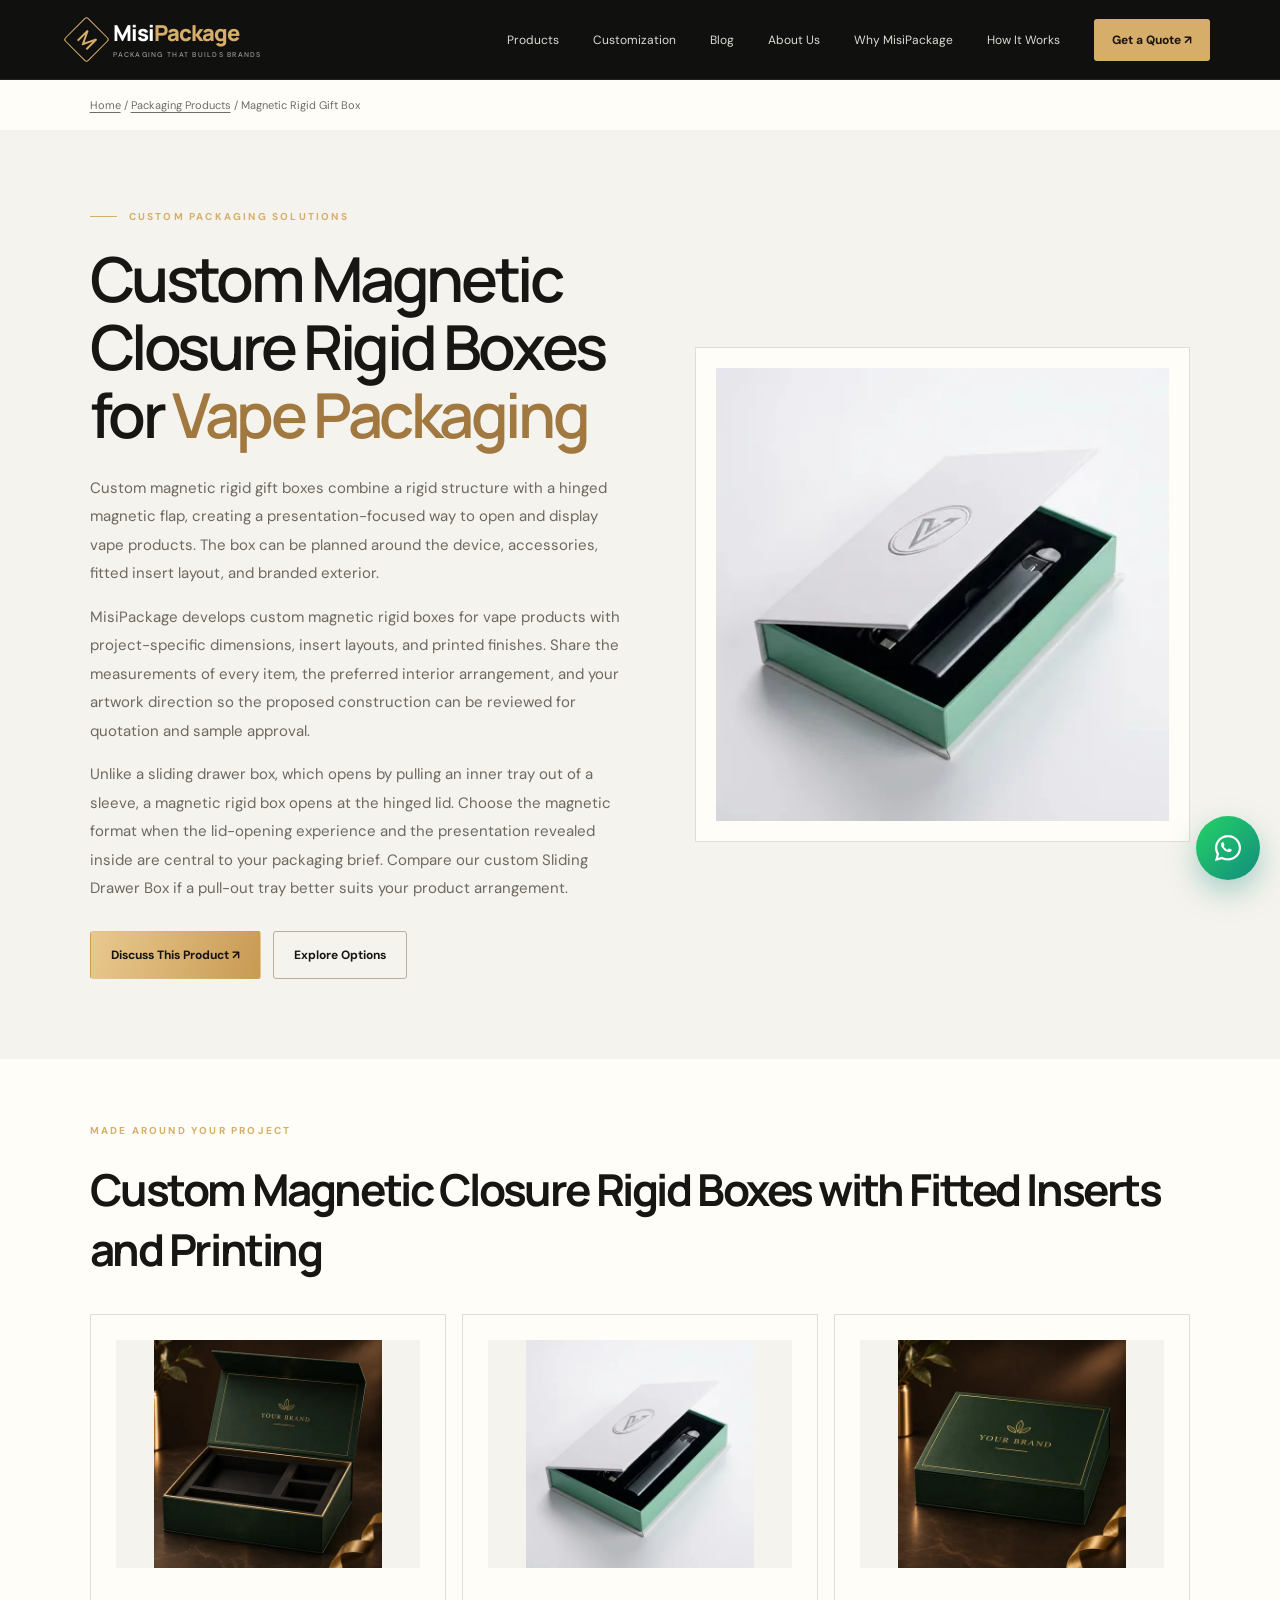
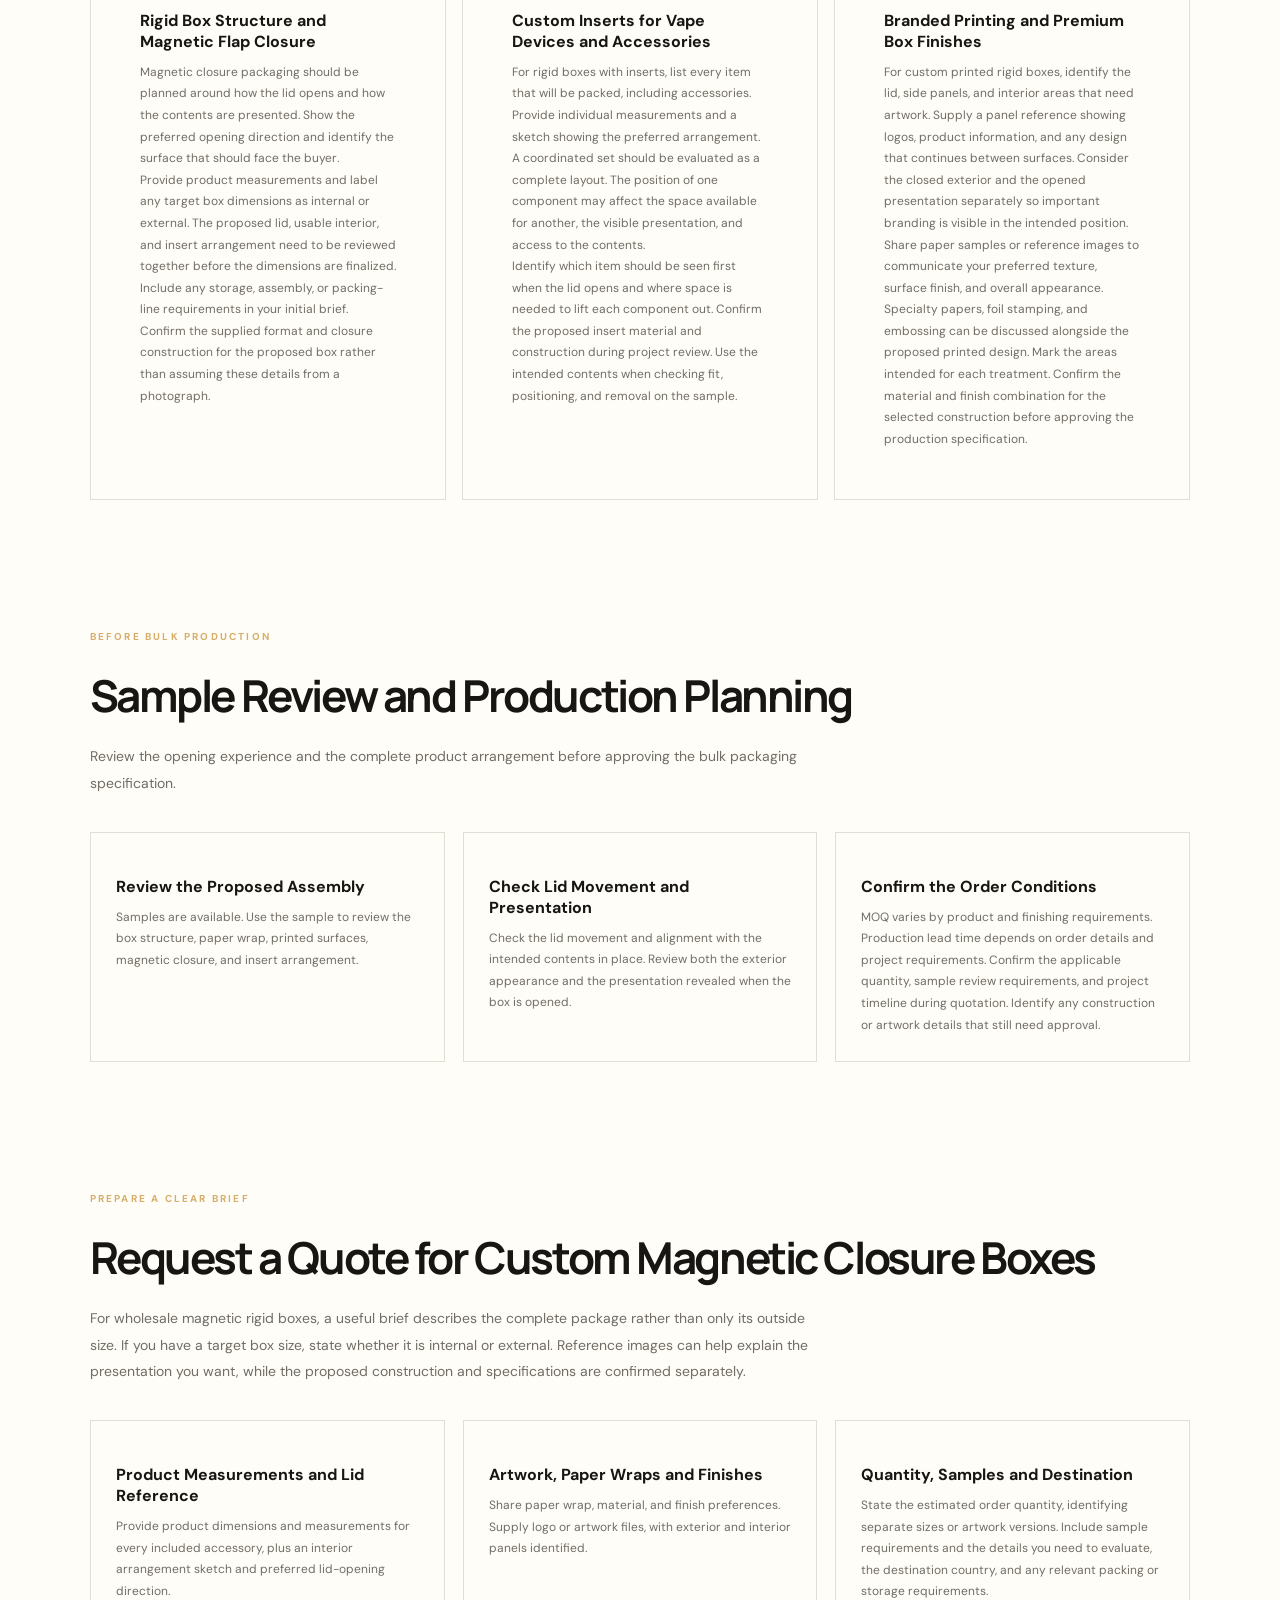
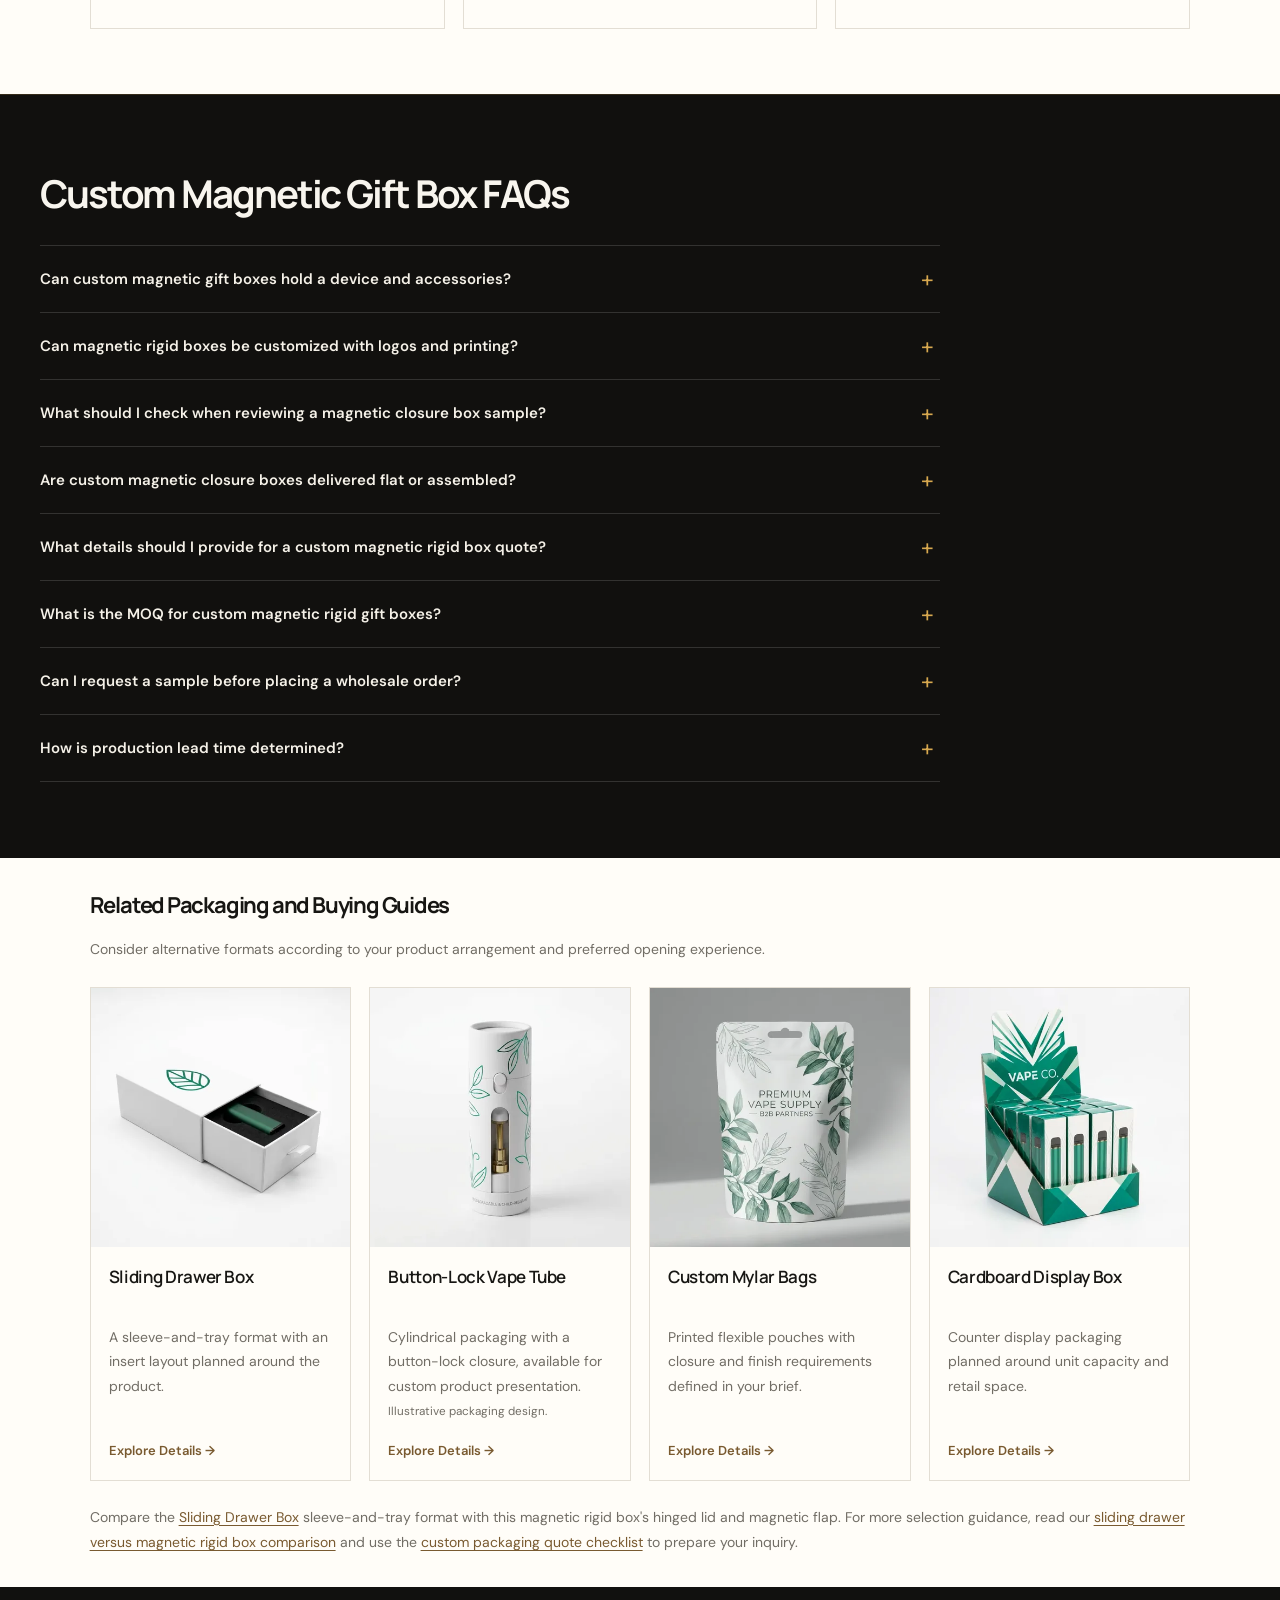
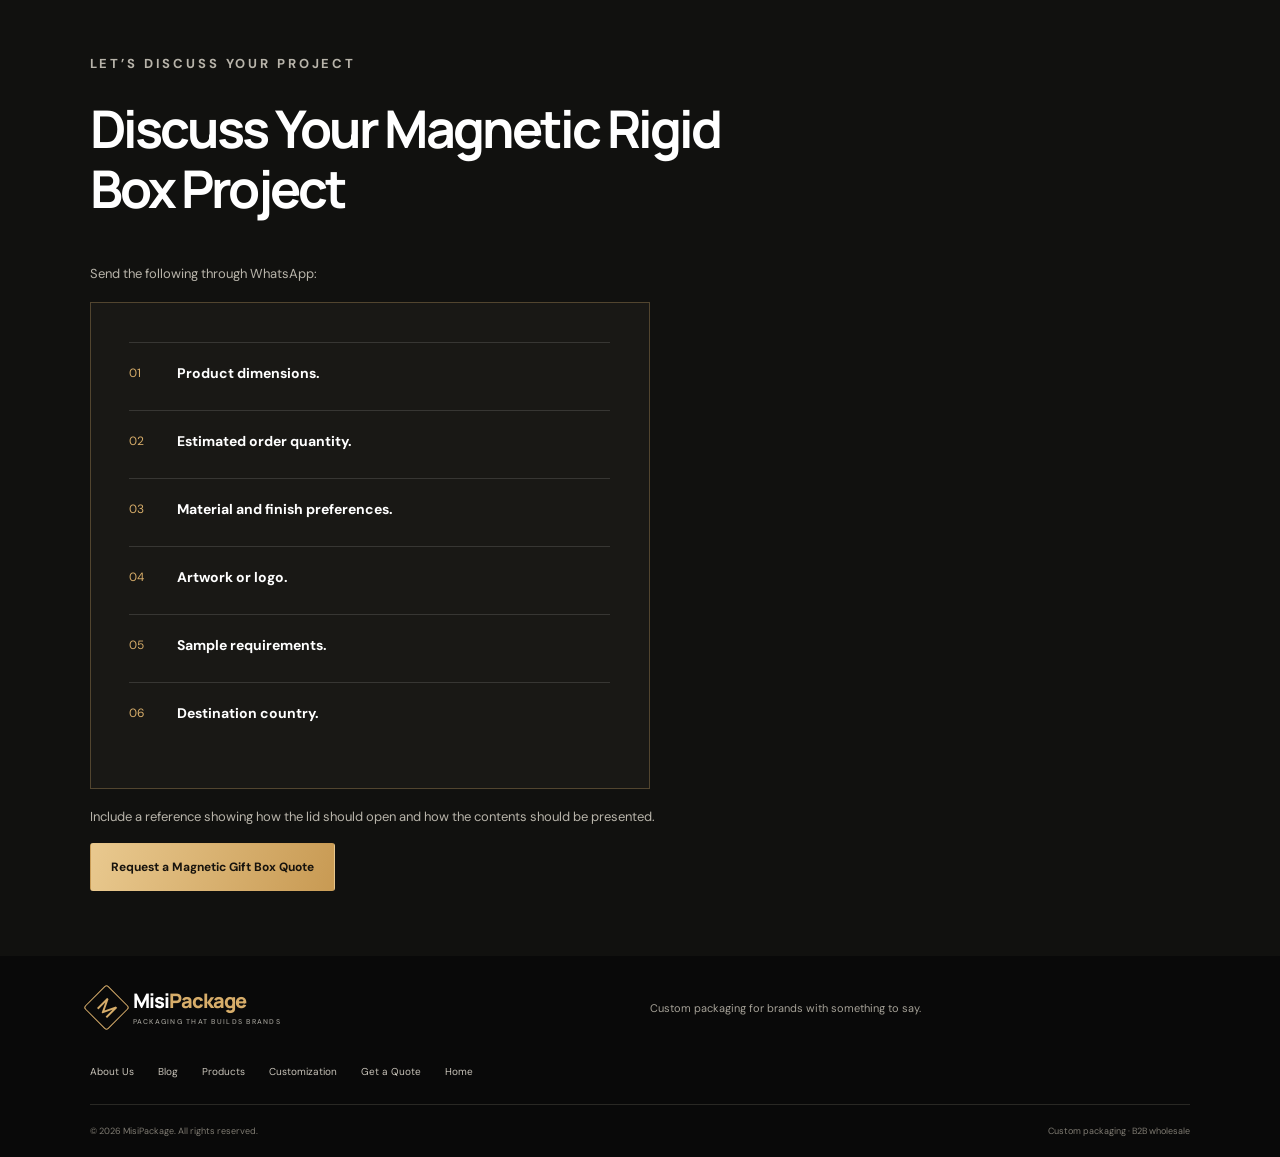
<file: products/magnetic-rigid-gift-box/index.html>
<!DOCTYPE html>
<html lang="en">
<head>
  <meta charset="UTF-8">
  <meta name="viewport" content="width=device-width, initial-scale=1">
  <meta name="theme-color" content="#10100f">

  <title>Custom Magnetic Closure Rigid Boxes | MisiPackage</title>
  <meta name="description" content="Custom magnetic closure rigid boxes for vape packaging, with fitted inserts, tailored dimensions and branded printing. Request a sample and wholesale quote." />
  <link rel="canonical" href="https://www.misipackage.com/products/magnetic-rigid-gift-box/" />
 <meta property="og:title" content="Custom Magnetic Closure Rigid Boxes | MisiPackage" />
  <meta property="og:description" content="Custom magnetic closure rigid boxes for vape packaging, with fitted inserts, tailored dimensions and branded printing. Request a sample and wholesale quote." />
  <meta property="og:type" content="website" />
  <meta property="og:url" content="https://www.misipackage.com/products/magnetic-rigid-gift-box/" />
  <meta property="og:image" content="https://www.misipackage.com/assets/magnetic-rigid-gift-box.jpg">

  <link rel="icon" href="/favicon.svg" type="image/svg+xml">
  <link rel="preconnect" href="https://fonts.googleapis.com">
  <link rel="preconnect" href="https://fonts.gstatic.com" crossorigin>
  <link href="https://fonts.googleapis.com/css2?family=DM+Sans:wght@400;500;600;700&family=Manrope:wght@400;500;600;700;800&display=swap" rel="stylesheet">
  <link rel="stylesheet" href="/styles.css">
  <link rel="stylesheet" href="/products/related-packaging.css">

  <style>
    .detail-page {
      background: #f5f3ed;
      color: #171613;
    }
    .detail-hero {
      display: grid;
      grid-template-columns: 1fr 0.9fr;
      gap: 55px;
      align-items: center;
      padding: 80px 7%;
    }
    .detail-copy h1 {
      font-size: clamp(38px, 5vw, 62px);
      line-height: 1.1;
      margin-bottom: 24px;
    }
    .detail-copy h1 em {
      color: #a07840;
      font-style: normal;
    }
    .detail-copy > p:not(.eyebrow) {
      color: #6d6961;
      line-height: 1.9;
      font-size: 15px;
      max-width: 540px;
    }
    .detail-image {
      background: #fffdf8;
      border: 1px solid #e3ded4;
      padding: 20px;
    }
    .detail-image img {
      display: block;
      width: 100%;
      height: auto;
      aspect-ratio: 1 / 1;
      object-fit: contain;
    }
    .detail-section {
      padding: 65px 7%;
      background: #fffdf8;
    }
    .detail-section h2 {
      font-size: clamp(30px, 4vw, 44px);
      margin-bottom: 18px;
    }
    .detail-intro {
      max-width: 720px;
      color: #716d65;
      line-height: 1.9;
      font-size: 14px;
    }
    .detail-grid {
      display: grid;
      grid-template-columns: repeat(3, minmax(0, 1fr));
      gap: 18px;
      margin-top: 35px;
    }
    .detail-card {
      border: 1px solid #e3ded4;
      padding: 25px;
    }
    .detail-card span {
      color: #a07840;
      font-size: 12px;
    }
    .detail-card h3 {
      font-size: 16px;
      margin: 18px 0 10px;
    }
    .detail-card p {
      color: #716d65;
      font-size: 12px;
      line-height: 1.8;
      margin: 0;
    }
    .detail-cta {
      padding: 65px 7%;
      background: #11110f;
      color: #fff;
    }
    .detail-cta h2 {
      font-size: clamp(34px, 4.5vw, 52px);
      max-width: 700px;
      line-height: 1.15;
    }
    .detail-cta > p {
      color: #b8b4aa;
      max-width: 650px;
      line-height: 1.9;
      font-size: 13px;
    }
    .detail-breadcrumb {
      padding: 18px 7%;
      font-size: 11px;
      color: #716d65;
      background: #fffdf8;
    }
    .detail-breadcrumb a {
      text-decoration: underline;
      text-underline-offset: 3px;
    }
    @media (max-width: 720px) {
      .detail-hero {
        grid-template-columns: 1fr;
        gap: 30px;
        padding: 48px 5%;
      }
      .detail-section,
      .detail-cta {
        padding: 48px 5%;
      }
      .detail-grid {
        grid-template-columns: 1fr;
      }
      .detail-card {
        padding: 22px;
      }
      .detail-breadcrumb {
        padding: 15px 5%;
      }
    }
  </style>

  <!-- Google Analytics -->
  <script async src="https://www.googletagmanager.com/gtag/js?id=G-F40V4904KE"></script>
  <script>
    window.dataLayer = window.dataLayer || [];
    function gtag(){dataLayer.push(arguments);}
    gtag('js', new Date());
    gtag('config', 'G-F40V4904KE');
  </script>

  <script type="application/ld+json">
{
  "@context": "https://schema.org",
  "@graph": [
    {
      "@type": "WebPage",
      "@id": "https://www.misipackage.com/products/magnetic-rigid-gift-box/#webpage",
      "url": "https://www.misipackage.com/products/magnetic-rigid-gift-box/",
      "name": "Custom Magnetic Closure Rigid Boxes",
      "isPartOf": {
        "@id": "https://www.misipackage.com/#website"
      },
      "inLanguage": "en-US"
    },
    {
      "@type": "BreadcrumbList",
      "@id": "https://www.misipackage.com/products/magnetic-rigid-gift-box/#breadcrumb",
      "itemListElement": [
        {
          "@type": "ListItem",
          "position": 1,
          "name": "Home",
          "item": "https://www.misipackage.com/"
        },
        {
          "@type": "ListItem",
          "position": 2,
          "name": "Packaging Products",
          "item": "https://www.misipackage.com/#products"
        },
        {
          "@type": "ListItem",
          "position": 3,
          "name": "Custom Magnetic Closure Rigid Boxes",
          "item": "https://www.misipackage.com/products/magnetic-rigid-gift-box/"
        }
      ]
    }
  ]
}
  </script>
</head>

<body>
  <header class="site-header has-blog-link">
    <a class="brand" href="/" aria-label="MisiPackage home">
      <span class="brand-mark">M</span>
      <span>Misi<span>Package</span><small>PACKAGING THAT BUILDS BRANDS</small></span>
    </a>

    <button class="menu-toggle" aria-label="Toggle navigation" aria-expanded="false">☰</button>

    <nav class="nav-links" aria-label="Main navigation">
      <a href="/#products">Products</a>
      <a href="/#customization">Customization</a>
      <a href="/blog/">Blog</a>
      <a href="/about/">About Us</a>
      <a href="/#why-us">Why MisiPackage</a>
      <a href="/#process">How It Works</a>
      <a class="nav-quote"
         href="/wholesale-vape-packaging-quote/">
        Get a Quote ↗
      </a>
    </nav>
  </header>

  <main class="detail-page product-page-enhanced">
    <nav class="detail-breadcrumb" aria-label="Breadcrumb">
      <a href="/">Home</a> / <a href="/#products">Packaging Products</a> / Magnetic Rigid Gift Box
    </nav>

    <section class="detail-hero">
      <div class="detail-copy">
        <p class="eyebrow"><span class="eyebrow-line"></span> CUSTOM PACKAGING SOLUTIONS</p>

        <h1>Custom Magnetic Closure Rigid Boxes for <em>Vape Packaging</em></h1>

      <p>Custom magnetic rigid gift boxes combine a rigid structure with a hinged magnetic flap, creating a presentation-focused way to open and display vape products. The box can be planned around the device, accessories, fitted insert layout, and branded exterior.</p>
      <p>MisiPackage develops custom magnetic rigid boxes for vape products with project-specific dimensions, insert layouts, and printed finishes. Share the measurements of every item, the preferred interior arrangement, and your artwork direction so the proposed construction can be reviewed for quotation and sample approval.</p>
      <p>Unlike a sliding drawer box, which opens by pulling an inner tray out of a sleeve, a magnetic rigid box opens at the hinged lid. Choose the magnetic format when the lid-opening experience and the presentation revealed inside are central to your packaging brief. <a href="/products/sliding-drawer-box/">Compare our custom Sliding Drawer Box</a> if a pull-out tray better suits your product arrangement.</p>

        <div class="hero-actions">
          <a class="button button-gold" target="_blank" rel="noopener noreferrer"
             href="https://wa.me/8615919957110?text=Hello%20MisiPackage%2C%20I%20am%20interested%20in%20your%20Magnetic%20Rigid%20Gift%20Box%20packaging.%20I%20would%20like%20to%20discuss%20customization%2C%20dimensions%2C%20order%20quantity%20and%20pricing.">
            Discuss This Product ↗
          </a>
          <a class="button button-ghost" style="color:#171613;border-color:#b8ad9b" href="#custom-options">
            Explore Options
          </a>
        </div>
      </div>

      <div class="detail-image">
        <img
          src="/assets/magnetic-rigid-gift-box-optimized.webp"
          alt="Custom Magnetic Rigid Gift Box Packaging with Branded Exterior"
          fetchpriority="high" width="1024" height="1024" decoding="async" loading="eager" srcset="/assets/magnetic-rigid-gift-box-optimized-480.webp 480w, /assets/magnetic-rigid-gift-box-optimized-768.webp 768w, /assets/magnetic-rigid-gift-box-optimized.webp 1024w" sizes="(max-width: 720px) calc(90vw - 42px), calc((86vw - 55px) * 9 / 19 - 42px)">
      </div>
    </section>

    <section class="detail-section" id="custom-options" aria-labelledby="packaging-options-heading">
      <p class="eyebrow">MADE AROUND YOUR PROJECT</p>
      <h2 id="packaging-options-heading">Custom Magnetic Closure Rigid Boxes with Fitted Inserts and Printing</h2>
      <div class="detail-grid detail-grid-with-images">
        <article class="detail-card detail-card-image">
          <img
      src="/assets/magnetic-rigid-gift-box-structure-optimized.webp"
      alt="Custom magnetic rigid gift box structure"
      loading="lazy" width="1254" height="1254" decoding="async" srcset="/assets/magnetic-rigid-gift-box-structure-optimized-480.webp 480w, /assets/magnetic-rigid-gift-box-structure-optimized-768.webp 768w, /assets/magnetic-rigid-gift-box-structure-optimized.webp 1254w" sizes="(max-width: 600px) calc(90vw - 2px), (max-width: 720px) calc(90vw - 46px), (max-width: 768px) calc(86vw - 52px), calc((86vw - 32px) / 3 - 52px)">
          <div class="detail-card-copy">
            <h3>Rigid Box Structure and Magnetic Flap Closure</h3>
            <p>Magnetic closure packaging should be planned around how the lid opens and how the contents are presented. Show the preferred opening direction and identify the surface that should face the buyer.</p>
            <p>Provide product measurements and label any target box dimensions as internal or external. The proposed lid, usable interior, and insert arrangement need to be reviewed together before the dimensions are finalized. Include any storage, assembly, or packing-line requirements in your initial brief. Confirm the supplied format and closure construction for the proposed box rather than assuming these details from a photograph.</p>
          </div>
        </article>
        <article class="detail-card detail-card-image">
          <img
      src="/assets/magnetic-rigid-gift-box-optimized.webp"
      alt="Open magnetic rigid box showing a vape device in a fitted interior insert"
      loading="lazy" width="1024" height="1024" decoding="async" srcset="/assets/magnetic-rigid-gift-box-optimized-480.webp 480w, /assets/magnetic-rigid-gift-box-optimized-768.webp 768w, /assets/magnetic-rigid-gift-box-optimized.webp 1024w" sizes="(max-width: 600px) calc(90vw - 2px), (max-width: 720px) calc(90vw - 46px), (max-width: 768px) calc(86vw - 52px), calc((86vw - 32px) / 3 - 52px)">
          <div class="detail-card-copy">
            <h3>Custom Inserts for Vape Devices and Accessories</h3>
            <p>For rigid boxes with inserts, list every item that will be packed, including accessories. Provide individual measurements and a sketch showing the preferred arrangement. A coordinated set should be evaluated as a complete layout. The position of one component may affect the space available for another, the visible presentation, and access to the contents.</p>
            <p>Identify which item should be seen first when the lid opens and where space is needed to lift each component out. Confirm the proposed insert material and construction during project review. Use the intended contents when checking fit, positioning, and removal on the sample.</p>
          </div>
        </article>
        <article class="detail-card detail-card-image">
          <img
      src="/assets/magnetic-rigid-gift-box-branding-optimized.webp"
      alt="Custom magnetic rigid gift box branding"
      loading="lazy" width="1254" height="1254" decoding="async" srcset="/assets/magnetic-rigid-gift-box-branding-optimized-480.webp 480w, /assets/magnetic-rigid-gift-box-branding-optimized-768.webp 768w, /assets/magnetic-rigid-gift-box-branding-optimized.webp 1254w" sizes="(max-width: 600px) calc(90vw - 2px), (max-width: 720px) calc(90vw - 46px), (max-width: 768px) calc(86vw - 52px), calc((86vw - 32px) / 3 - 52px)">
          <div class="detail-card-copy">
            <h3>Branded Printing and Premium Box Finishes</h3>
            <p>For custom printed rigid boxes, identify the lid, side panels, and interior areas that need artwork. Supply a panel reference showing logos, product information, and any design that continues between surfaces. Consider the closed exterior and the opened presentation separately so important branding is visible in the intended position.</p>
            <p>Share paper samples or reference images to communicate your preferred texture, surface finish, and overall appearance. Specialty papers, foil stamping, and embossing can be discussed alongside the proposed printed design. Mark the areas intended for each treatment. Confirm the material and finish combination for the selected construction before approving the production specification.</p>
          </div>
        </article>
      </div>
    </section>

    <section class="detail-section" id="order-planning" aria-labelledby="order-planning-heading">
      <p class="eyebrow">BEFORE BULK PRODUCTION</p>
      <h2 id="order-planning-heading">Sample Review and Production Planning</h2>
      <p class="detail-intro">Review the opening experience and the complete product arrangement before approving the bulk packaging specification.</p>
      <div class="detail-grid">
        <article class="detail-card">
          <h3>Review the Proposed Assembly</h3>
          <p>Samples are available. Use the sample to review the box structure, paper wrap, printed surfaces, magnetic closure, and insert arrangement.</p>
        </article>
        <article class="detail-card">
          <h3>Check Lid Movement and Presentation</h3>
          <p>Check the lid movement and alignment with the intended contents in place. Review both the exterior appearance and the presentation revealed when the box is opened.</p>
        </article>
        <article class="detail-card">
          <h3>Confirm the Order Conditions</h3>
          <p>MOQ varies by product and finishing requirements. Production lead time depends on order details and project requirements. Confirm the applicable quantity, sample review requirements, and project timeline during quotation. Identify any construction or artwork details that still need approval.</p>
        </article>
      </div>
    </section>

    <section class="detail-section" id="quote-preparation" aria-labelledby="quote-preparation-heading">
      <p class="eyebrow">PREPARE A CLEAR BRIEF</p>
      <h2 id="quote-preparation-heading">Request a Quote for Custom Magnetic Closure Boxes</h2>
      <p class="detail-intro">For wholesale magnetic rigid boxes, a useful brief describes the complete package rather than only its outside size. If you have a target box size, state whether it is internal or external. Reference images can help explain the presentation you want, while the proposed construction and specifications are confirmed separately.</p>
      <div class="detail-grid">
        <article class="detail-card">
          <h3>Product Measurements and Lid Reference</h3>
          <p>Provide product dimensions and measurements for every included accessory, plus an interior arrangement sketch and preferred lid-opening direction.</p>
        </article>
        <article class="detail-card">
          <h3>Artwork, Paper Wraps and Finishes</h3>
          <p>Share paper wrap, material, and finish preferences. Supply logo or artwork files, with exterior and interior panels identified.</p>
        </article>
        <article class="detail-card">
          <h3>Quantity, Samples and Destination</h3>
          <p>State the estimated order quantity, identifying separate sizes or artwork versions. Include sample requirements and the details you need to evaluate, the destination country, and any relevant packing or storage requirements.</p>
        </article>
      </div>
    </section>

    <section class="faq-section" id="product-faq" aria-labelledby="product-faq-heading">
      <div class="section-inner">
        <h2 id="product-faq-heading">Custom Magnetic Gift Box FAQs</h2>
        <div class="faq-list">
          <details>
            <summary>Can custom magnetic gift boxes hold a device and accessories?</summary>
            <p>Provide the dimensions and preferred position of every component. The proposed insert and box layout can then be reviewed as a complete set, including the presentation and access needed for each item.</p>
          </details>
          <details>
            <summary>Can magnetic rigid boxes be customized with logos and printing?</summary>
            <p>Identify each surface to be printed and provide a panel reference. Show which artwork should be visible with the box closed and which should appear when the lid opens, including requested finish areas.</p>
          </details>
          <details>
            <summary>What should I check when reviewing a magnetic closure box sample?</summary>
            <p>Review how the lid opens, closes, and aligns in the proposed assembly. Check it with the intended contents and insert in place, and raise any adjustments before approving the final packaging specification.</p>
          </details>
          <details>
            <summary>Are custom magnetic closure boxes delivered flat or assembled?</summary>
            <p>The supplied format must be confirmed for the selected construction during quotation. Include storage, assembly, and packing-line requirements in your brief; do not assume a flat or assembled format from the product image.</p>
          </details>
          <details>
            <summary>What details should I provide for a custom magnetic rigid box quote?</summary>
            <p>Provide the product and accessory dimensions, preferred insert arrangement, lid-opening direction, artwork, finish references, estimated quantity, sample requirements, and destination country.</p>
          </details>
          <details>
            <summary>What is the MOQ for custom magnetic rigid gift boxes?</summary>
            <p>MOQ varies by box structure, materials, printing, and finishing requirements. Share your preferred specifications and estimated quantity to receive a project-specific quotation.</p>
          </details>
          <details>
            <summary>Can I request a sample before placing a wholesale order?</summary>
            <p>Yes. Samples are available to review the magnetic rigid box structure, lid movement, insert fit, materials, and artwork before bulk production.</p>
          </details>
          <details>
            <summary>How is production lead time determined?</summary>
            <p>Production lead time depends on the confirmed box specifications, order quantity, and customization requirements. The applicable timeline will be confirmed during the quotation process.</p>
          </details>
        </div>
      </div>
    </section>

    <section class="detail-related" data-related-packaging aria-labelledby="related-products-heading">
      <h2 id="related-products-heading">Related Packaging and Buying Guides</h2>
      <p class="detail-intro related-packaging-intro">Consider alternative formats according to your product arrangement and preferred opening experience.</p>
      <div class="related-packaging-grid">
        <a class="related-packaging-card" href="/products/sliding-drawer-box/" aria-labelledby="related-sliding-drawer-box-heading">
          <img src="/assets/sliding-drawer-box-optimized.webp" alt="Sliding Drawer Box packaging" width="1024" height="1024" loading="lazy" decoding="async" srcset="/assets/sliding-drawer-box-optimized-480.webp 480w, /assets/sliding-drawer-box-optimized-768.webp 768w, /assets/sliding-drawer-box-optimized.webp 1024w" sizes="(max-width: 599px) calc(90vw - 2px), (max-width: 720px) calc((90vw - 18px) / 2 - 2px), (max-width: 1023px) calc((86vw - 18px) / 2 - 2px), calc((86vw - 54px) / 4 - 2px)">
          <div class="related-packaging-copy">
            <h3 id="related-sliding-drawer-box-heading">Sliding Drawer Box</h3>
            <p>A sleeve-and-tray format with an insert layout planned around the product.</p>
            <span class="related-packaging-link">Explore Details <span aria-hidden="true">→</span></span>
          </div>
        </a>
        <a class="related-packaging-card" href="/products/child-resistant-tube-box/" aria-labelledby="related-child-resistant-tube-box-heading">
          <img src="/assets/child-resistant-tube-box-optimized.webp" alt="Printed cylindrical vape tube packaging with a product window" width="1024" height="1024" loading="lazy" decoding="async" aria-describedby="tube-card-illustration-note" srcset="/assets/child-resistant-tube-box-optimized-480.webp 480w, /assets/child-resistant-tube-box-optimized-768.webp 768w, /assets/child-resistant-tube-box-optimized.webp 1024w" sizes="(max-width: 599px) calc(90vw - 2px), (max-width: 720px) calc((90vw - 18px) / 2 - 2px), (max-width: 1023px) calc((86vw - 18px) / 2 - 2px), calc((86vw - 54px) / 4 - 2px)">
          <div class="related-packaging-copy">
            <h3 id="related-child-resistant-tube-box-heading">Button-Lock Vape Tube</h3>
            <p>Cylindrical packaging with a button-lock closure, available for custom product presentation.<br><small id="tube-card-illustration-note" data-image-caption>Illustrative packaging design.</small></p>
            <span class="related-packaging-link">Explore Details <span aria-hidden="true">→</span></span>
          </div>
        </a>
        <a class="related-packaging-card" href="/products/custom-mylar-bags/" aria-labelledby="related-custom-mylar-bags-heading">
          <img src="/assets/custom-mylar-bags-optimized.webp" alt="Custom Mylar Bags packaging" width="1024" height="1024" loading="lazy" decoding="async" srcset="/assets/custom-mylar-bags-optimized-480.webp 480w, /assets/custom-mylar-bags-optimized-768.webp 768w, /assets/custom-mylar-bags-optimized.webp 1024w" sizes="(max-width: 599px) calc(90vw - 2px), (max-width: 720px) calc((90vw - 18px) / 2 - 2px), (max-width: 1023px) calc((86vw - 18px) / 2 - 2px), calc((86vw - 54px) / 4 - 2px)">
          <div class="related-packaging-copy">
            <h3 id="related-custom-mylar-bags-heading">Custom Mylar Bags</h3>
            <p>Printed flexible pouches with closure and finish requirements defined in your brief.</p>
            <span class="related-packaging-link">Explore Details <span aria-hidden="true">→</span></span>
          </div>
        </a>
        <a class="related-packaging-card" href="/products/cardboard-display-box/" aria-labelledby="related-cardboard-display-box-heading">
          <img src="/assets/cardboard-display-box-optimized.webp" alt="Cardboard Display Box packaging" width="1024" height="1024" loading="lazy" decoding="async" srcset="/assets/cardboard-display-box-optimized-480.webp 480w, /assets/cardboard-display-box-optimized-768.webp 768w, /assets/cardboard-display-box-optimized.webp 1024w" sizes="(max-width: 599px) calc(90vw - 2px), (max-width: 720px) calc((90vw - 18px) / 2 - 2px), (max-width: 1023px) calc((86vw - 18px) / 2 - 2px), calc((86vw - 54px) / 4 - 2px)">
          <div class="related-packaging-copy">
            <h3 id="related-cardboard-display-box-heading">Cardboard Display Box</h3>
            <p>Counter display packaging planned around unit capacity and retail space.</p>
            <span class="related-packaging-link">Explore Details <span aria-hidden="true">→</span></span>
          </div>
        </a>
      </div>
      <p class="related-packaging-guide">Compare the <a href="/products/sliding-drawer-box/">Sliding Drawer Box</a> sleeve-and-tray format with this magnetic rigid box's hinged lid and magnetic flap. For more selection guidance, read our <a href="/blog/sliding-drawer-vs-magnetic-rigid-boxes/">sliding drawer versus magnetic rigid box comparison</a> and use the <a href="/blog/custom-packaging-quote-checklist/">custom packaging quote checklist</a> to prepare your inquiry.</p>
    </section>

    <section class="detail-cta" id="inquiry" aria-labelledby="quotation-heading">
      <p class="eyebrow">LET’S DISCUSS YOUR PROJECT</p>
      <h2 id="quotation-heading">Discuss Your Magnetic Rigid Box Project</h2>
      <p>Send the following through WhatsApp:</p>
      <ul class="quote-panel">
        <li class="quote-detail"><span aria-hidden="true">01</span><div><strong>Product dimensions.</strong></div></li>
        <li class="quote-detail"><span aria-hidden="true">02</span><div><strong>Estimated order quantity.</strong></div></li>
        <li class="quote-detail"><span aria-hidden="true">03</span><div><strong>Material and finish preferences.</strong></div></li>
        <li class="quote-detail"><span aria-hidden="true">04</span><div><strong>Artwork or logo.</strong></div></li>
        <li class="quote-detail"><span aria-hidden="true">05</span><div><strong>Sample requirements.</strong></div></li>
        <li class="quote-detail"><span aria-hidden="true">06</span><div><strong>Destination country.</strong></div></li>
      </ul>
      <p>Include a reference showing how the lid should open and how the contents should be presented.</p>
      <a class="button button-gold" target="_blank" rel="noopener noreferrer"
         href="https://wa.me/8615919957110?text=Hello%20MisiPackage%2C%20I%20am%20interested%20in%20your%20Custom%20Magnetic%20Rigid%20Gift%20Box%20packaging.%20I%20would%20like%20to%20discuss%20customization%2C%20dimensions%2C%20order%20quantity%20and%20pricing.">
        Request a Magnetic Gift Box Quote
      </a>
    </section>
  </main>

  <footer class="site-footer">
    <a class="brand footer-brand" href="/">
      <span class="brand-mark">M</span>
      <span>Misi<span>Package</span><small>PACKAGING THAT BUILDS BRANDS</small></span>
    </a>
    <p>Custom packaging for brands with something to say.</p>
    <div class="footer-links">
      <a href="/about/">About Us</a>
      <a href="/blog/">Blog</a>
      <a href="/#products">Products</a>
      <a href="/#customization">Customization</a>
      <a href="/#quote">Get a Quote</a>
      <a href="/">Home</a>
    </div>
    <div class="footer-bottom">
      <span>© <span id="year"></span> MisiPackage. All rights reserved.</span>
      <span>Custom packaging · B2B wholesale</span>
    </div>
  </footer>

  <a
  class="whatsapp-float"
  href="https://wa.me/8615919957110?text=Hello%20MisiPackage%2C%20I%20am%20interested%20in%20your%20Magnetic%20Rigid%20Gift%20Box%20packaging.%20I%20would%20like%20to%20discuss%20customization%2C%20dimensions%2C%20order%20quantity%20and%20pricing."
  target="_blank"
  rel="noopener noreferrer"
  aria-label="Chat with Misipackage on WhatsApp"
  title="Chat with Misipackage on WhatsApp"
>
  <span class="whatsapp-float__icon">
    <svg viewBox="0 0 32 32" aria-hidden="true">
      <path fill="currentColor" d="M19.11 17.27c-.27-.14-1.58-.78-1.82-.87-.24-.09-.41-.14-.58.14-.17.27-.67.87-.82 1.05-.15.18-.31.21-.58.07-.27-.14-1.12-.41-2.13-1.31-.79-.7-1.32-1.57-1.47-1.84-.15-.27-.02-.41.11-.55.12-.12.27-.31.41-.46.14-.15.18-.27.27-.45.09-.18.05-.34-.02-.48-.07-.14-.58-1.4-.79-1.92-.21-.5-.43-.43-.58-.43h-.5c-.18 0-.46.07-.7.34-.24.27-.92.9-.92 2.19 0 1.29.94 2.53 1.07 2.7.14.18 1.85 2.82 4.49 3.95.63.27 1.13.43 1.51.55.63.2 1.21.17 1.66.1.51-.08 1.58-.65 1.8-1.27.22-.62.22-1.15.15-1.27-.06-.12-.23-.19-.5-.33z"/>
      <path fill="currentColor" d="M16 3C8.83 3 3 8.73 3 15.8c0 2.28.6 4.5 1.74 6.45L3 29l6.96-1.8A13.1 13.1 0 0 0 16 28.6c7.17 0 13-5.73 13-12.8C29 8.73 23.17 3 16 3zm0 23.34c-1.92 0-3.8-.5-5.45-1.46l-.39-.23-4.13 1.07 1.1-4.02-.25-.41A10.94 10.94 0 0 1 5.2 15.8C5.2 9.94 10.03 5.2 16 5.2S26.8 9.94 26.8 15.8 21.97 26.34 16 26.34z"/>
    </svg>
  </span>
</a>
  <script src="/script.js"></script>
</body>
</html>
</file>
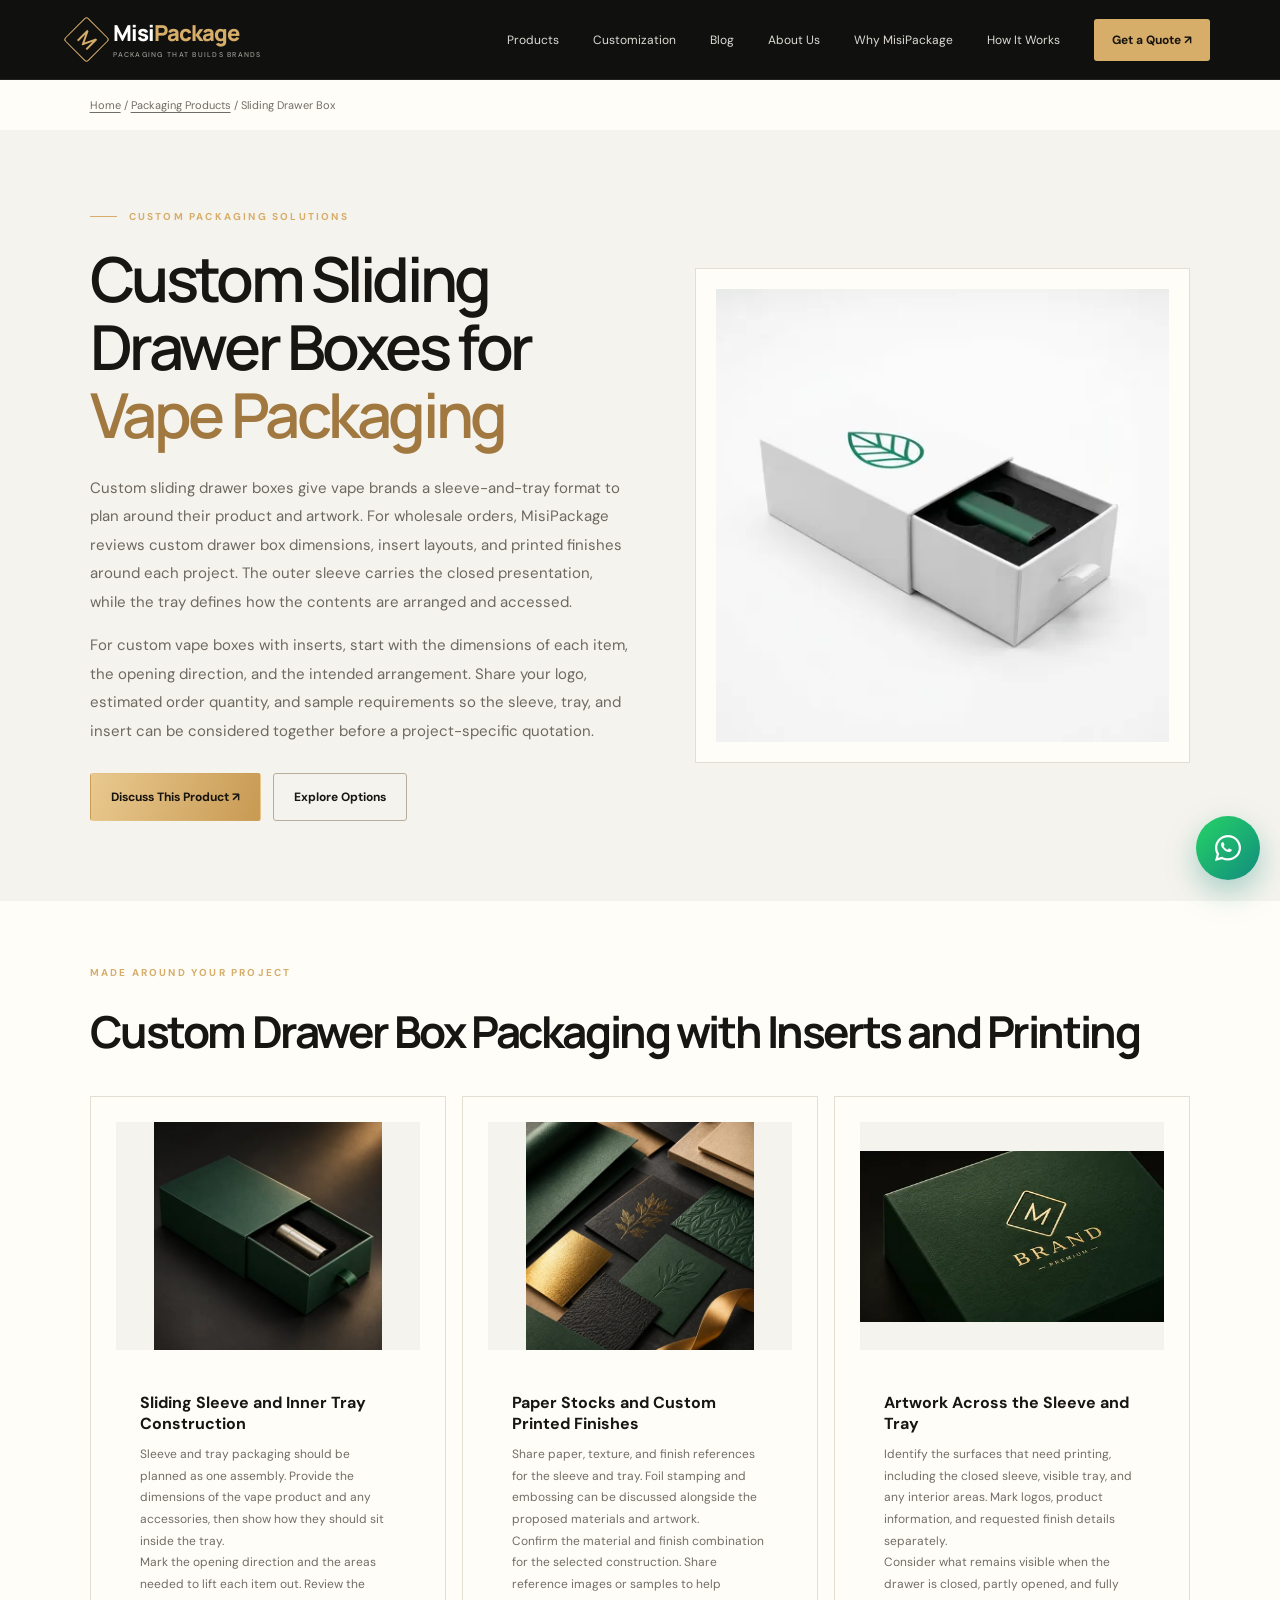
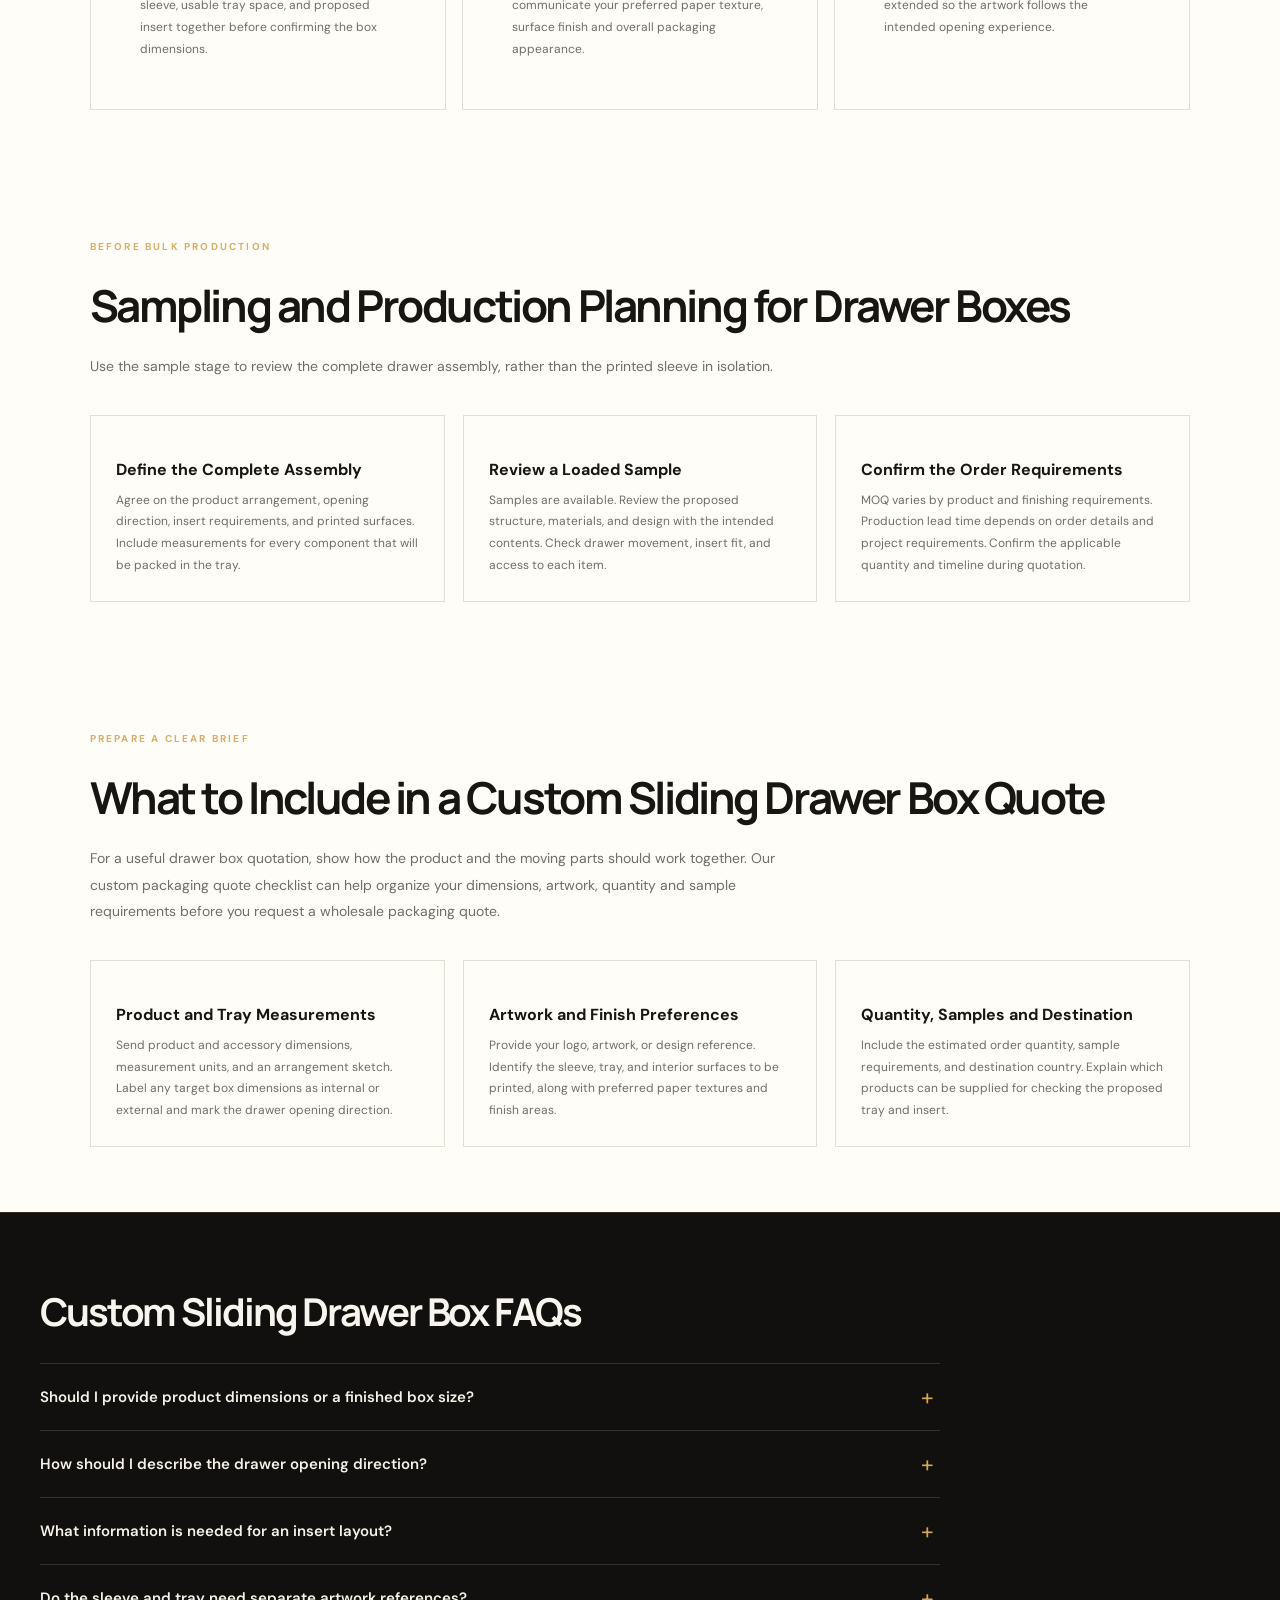
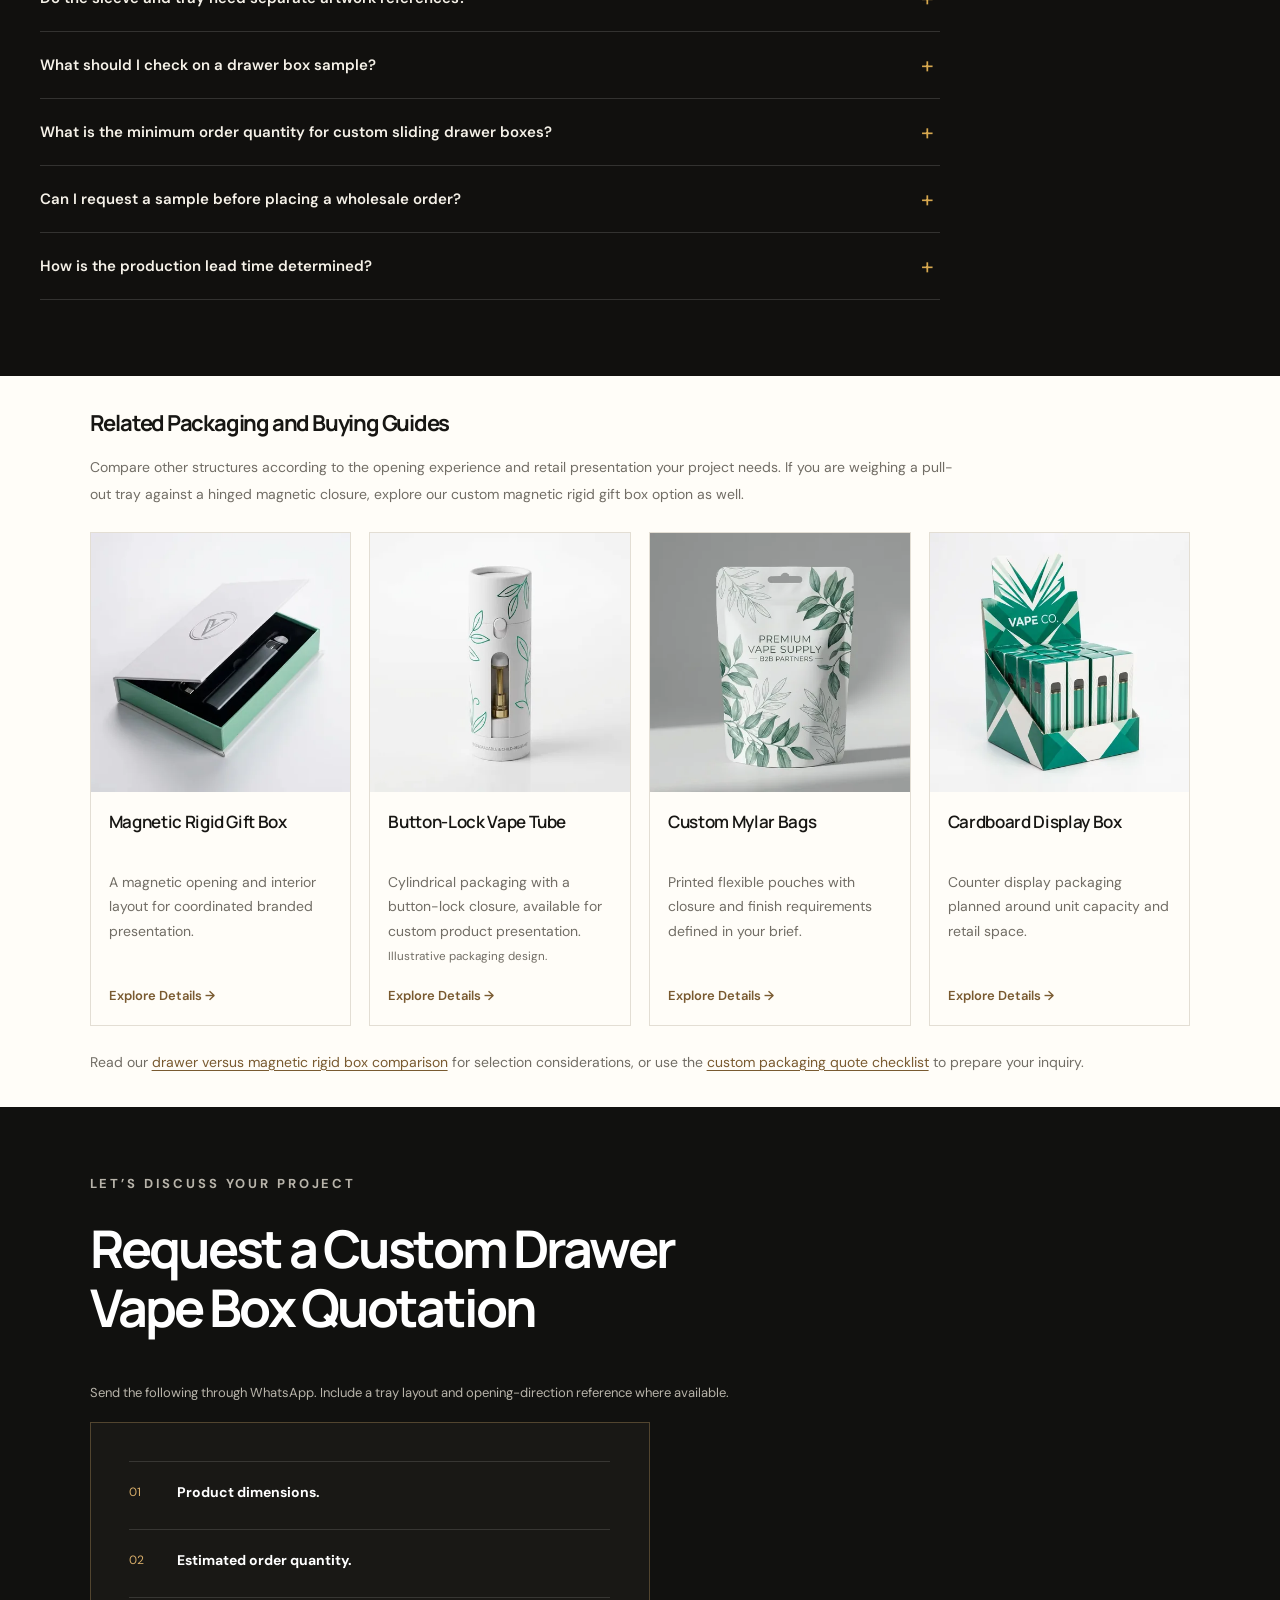
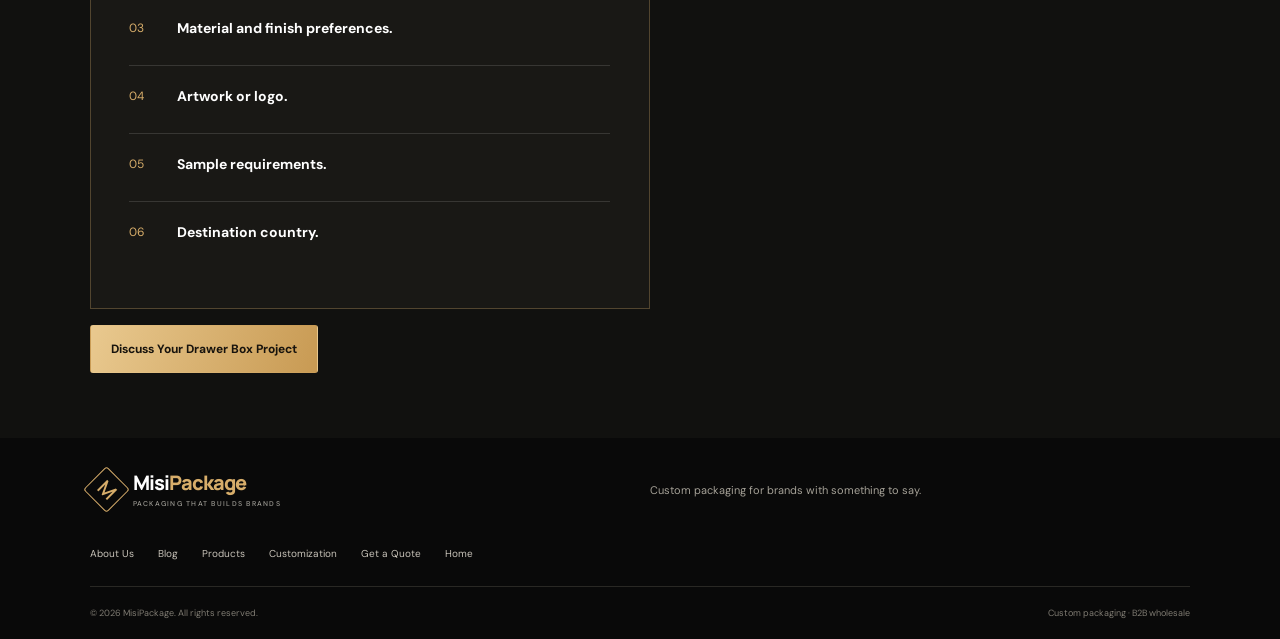
<file: products/sliding-drawer-box/index.html>
<!DOCTYPE html>
<html lang="en">
<head>
  <meta charset="UTF-8">
  <meta name="viewport" content="width=device-width, initial-scale=1">
  <meta name="theme-color" content="#10100f">

  <title>Custom Sliding Drawer Boxes for Vape Packaging | MisiPackage</title>
  <meta name="description" content="Custom sliding drawer boxes for vape packaging, with tailored sleeve-and-tray sizes, inserts and branded printing. Request a sample and wholesale quote." />
  <link rel="canonical" href="https://www.misipackage.com/products/sliding-drawer-box/" />
 <meta property="og:title" content="Custom Sliding Drawer Boxes for Vape Packaging | MisiPackage" />
  <meta property="og:description" content="Custom sliding drawer boxes for vape packaging, with tailored sleeve-and-tray sizes, inserts and branded printing. Request a sample and wholesale quote." />
  <meta property="og:type" content="website" />
  <meta property="og:url" content="https://www.misipackage.com/products/sliding-drawer-box/" />
  <meta property="og:image" content="https://www.misipackage.com/assets/sliding-drawer-box.jpg">

  <link rel="icon" href="/favicon.svg" type="image/svg+xml">
  <link rel="preconnect" href="https://fonts.googleapis.com">
  <link rel="preconnect" href="https://fonts.gstatic.com" crossorigin>
  <link href="https://fonts.googleapis.com/css2?family=DM+Sans:wght@400;500;600;700&family=Manrope:wght@400;500;600;700;800&display=swap" rel="stylesheet">
  <link rel="stylesheet" href="/styles.css">
  <link rel="stylesheet" href="/products/related-packaging.css">

  <style>
    .detail-page {
      background: #f5f3ed;
      color: #171613;
    }
    .detail-hero {
      display: grid;
      grid-template-columns: 1fr 0.9fr;
      gap: 55px;
      align-items: center;
      padding: 80px 7%;
    }
    .detail-copy h1 {
      font-size: clamp(38px, 5vw, 62px);
      line-height: 1.1;
      margin-bottom: 24px;
    }
    .detail-copy h1 em {
      color: #a07840;
      font-style: normal;
    }
    .detail-copy > p:not(.eyebrow) {
      color: #6d6961;
      line-height: 1.9;
      font-size: 15px;
      max-width: 540px;
    }
    .detail-image {
      background: #fffdf8;
      border: 1px solid #e3ded4;
      padding: 20px;
    }
    .detail-image img {
      display: block;
      width: 100%;
      height: auto;
      aspect-ratio: 1 / 1;
      object-fit: contain;
    }
    .detail-section {
      padding: 65px 7%;
      background: #fffdf8;
    }
    .detail-section h2 {
      font-size: clamp(30px, 4vw, 44px);
      margin-bottom: 18px;
    }
    .detail-intro {
      max-width: 720px;
      color: #716d65;
      line-height: 1.9;
      font-size: 14px;
    }
    .detail-grid {
      display: grid;
      grid-template-columns: repeat(3, minmax(0, 1fr));
      gap: 18px;
      margin-top: 35px;
    }
    .detail-card {
      border: 1px solid #e3ded4;
      padding: 25px;
    }
    .detail-card span {
      color: #a07840;
      font-size: 12px;
    }
    .detail-card h3 {
      font-size: 16px;
      margin: 18px 0 10px;
    }
    .detail-card p {
      color: #716d65;
      font-size: 12px;
      line-height: 1.8;
      margin: 0;
    }
    .detail-cta {
      padding: 65px 7%;
      background: #11110f;
      color: #fff;
    }
    .detail-cta h2 {
      font-size: clamp(34px, 4.5vw, 52px);
      max-width: 700px;
      line-height: 1.15;
    }
    .detail-cta > p {
      color: #b8b4aa;
      max-width: 650px;
      line-height: 1.9;
      font-size: 13px;
    }
    .detail-breadcrumb {
      padding: 18px 7%;
      font-size: 11px;
      color: #716d65;
      background: #fffdf8;
    }
    .detail-breadcrumb a {
      text-decoration: underline;
      text-underline-offset: 3px;
    }
    @media (max-width: 720px) {
      .detail-hero {
        grid-template-columns: 1fr;
        gap: 30px;
        padding: 48px 5%;
      }
      .detail-section,
      .detail-cta {
        padding: 48px 5%;
      }
      .detail-grid {
        grid-template-columns: 1fr;
      }
      .detail-card {
        padding: 22px;
      }
      .detail-breadcrumb {
        padding: 15px 5%;
      }
    }
  </style>

  <!-- Google Analytics -->
  <script async src="https://www.googletagmanager.com/gtag/js?id=G-F40V4904KE"></script>
  <script>
    window.dataLayer = window.dataLayer || [];
    function gtag(){dataLayer.push(arguments);}
    gtag('js', new Date());
    gtag('config', 'G-F40V4904KE');
  </script>

  <script type="application/ld+json">
{
  "@context": "https://schema.org",
  "@graph": [
    {
      "@type": "WebPage",
      "@id": "https://www.misipackage.com/products/sliding-drawer-box/#webpage",
      "url": "https://www.misipackage.com/products/sliding-drawer-box/",
      "name": "Custom Sliding Drawer Boxes for Vape Packaging",
      "isPartOf": {
        "@id": "https://www.misipackage.com/#website"
      },
      "inLanguage": "en-US"
    },
    {
      "@type": "BreadcrumbList",
      "@id": "https://www.misipackage.com/products/sliding-drawer-box/#breadcrumb",
      "itemListElement": [
        {
          "@type": "ListItem",
          "position": 1,
          "name": "Home",
          "item": "https://www.misipackage.com/"
        },
        {
          "@type": "ListItem",
          "position": 2,
          "name": "Packaging Products",
          "item": "https://www.misipackage.com/#products"
        },
        {
          "@type": "ListItem",
          "position": 3,
          "name": "Custom Sliding Drawer Boxes for Vape Packaging",
          "item": "https://www.misipackage.com/products/sliding-drawer-box/"
        }
      ]
    }
  ]
}
  </script>
</head>

<body>
  <header class="site-header has-blog-link">
    <a class="brand" href="/" aria-label="MisiPackage home">
      <span class="brand-mark">M</span>
      <span>Misi<span>Package</span><small>PACKAGING THAT BUILDS BRANDS</small></span>
    </a>

    <button class="menu-toggle" aria-label="Toggle navigation" aria-expanded="false">☰</button>

    <nav class="nav-links" aria-label="Main navigation">
      <a href="/#products">Products</a>
      <a href="/#customization">Customization</a>
      <a href="/blog/">Blog</a>
      <a href="/about/">About Us</a>
      <a href="/#why-us">Why MisiPackage</a>
      <a href="/#process">How It Works</a>
      <a class="nav-quote"
         href="/wholesale-vape-packaging-quote/">
        Get a Quote ↗
      </a>
    </nav>
  </header>

  <main class="detail-page product-page-enhanced">
    <nav class="detail-breadcrumb" aria-label="Breadcrumb">
      <a href="/">Home</a> / <a href="/#products">Packaging Products</a> / Sliding Drawer Box
    </nav>

    <section class="detail-hero">
      <div class="detail-copy">
        <p class="eyebrow"><span class="eyebrow-line"></span> CUSTOM PACKAGING SOLUTIONS</p>

        <h1>Custom Sliding Drawer Boxes for <em>Vape Packaging</em></h1>

      <p>Custom sliding drawer boxes give vape brands a sleeve-and-tray format to plan around their product and artwork. For wholesale orders, MisiPackage reviews custom drawer box dimensions, insert layouts, and printed finishes around each project. The outer sleeve carries the closed presentation, while the tray defines how the contents are arranged and accessed.</p>
      <p>For custom vape boxes with inserts, start with the dimensions of each item, the opening direction, and the intended arrangement. Share your logo, estimated order quantity, and sample requirements so the sleeve, tray, and insert can be considered together before a project-specific quotation.</p>

        <div class="hero-actions">
          <a class="button button-gold" target="_blank" rel="noopener noreferrer"
             href="https://wa.me/8615919957110?text=Hello%20MisiPackage%2C%20I%20am%20interested%20in%20your%20Sliding%20Drawer%20Box%20packaging.%20I%20would%20like%20to%20discuss%20customization%2C%20dimensions%2C%20order%20quantity%20and%20pricing.">
            Discuss This Product ↗
          </a>
          <a class="button button-ghost" style="color:#171613;border-color:#b8ad9b" href="#custom-options">
            Explore Options
          </a>
        </div>
      </div>

      <div class="detail-image">
        <img
          src="/assets/sliding-drawer-box-optimized.webp"
          alt="Custom Sliding Drawer Box Packaging with Branded Exterior"
          fetchpriority="high" width="1024" height="1024" decoding="async" loading="eager" srcset="/assets/sliding-drawer-box-optimized-480.webp 480w, /assets/sliding-drawer-box-optimized-768.webp 768w, /assets/sliding-drawer-box-optimized.webp 1024w" sizes="(max-width: 720px) calc(90vw - 42px), calc((86vw - 55px) * 9 / 19 - 42px)">
      </div>
    </section>

    <section class="detail-section" id="custom-options" aria-labelledby="packaging-options-heading">
      <p class="eyebrow">MADE AROUND YOUR PROJECT</p>
      <h2 id="packaging-options-heading">Custom Drawer Box Packaging with Inserts and Printing</h2>
      <div class="detail-grid detail-grid-with-images">
        <article class="detail-card detail-card-image">
          <img src="/assets/sliding-drawer-structure-optimized.webp"
       alt="Custom sliding drawer box structure with protective product inserts"
       loading="lazy" width="1254" height="1254" decoding="async" srcset="/assets/sliding-drawer-structure-optimized-480.webp 480w, /assets/sliding-drawer-structure-optimized-768.webp 768w, /assets/sliding-drawer-structure-optimized.webp 1254w" sizes="(max-width: 600px) calc(90vw - 2px), (max-width: 720px) calc(90vw - 46px), (max-width: 768px) calc(86vw - 52px), calc((86vw - 32px) / 3 - 52px)">
          <div class="detail-card-copy">
            <h3>Sliding Sleeve and Inner Tray Construction</h3>
            <p>Sleeve and tray packaging should be planned as one assembly. Provide the dimensions of the vape product and any accessories, then show how they should sit inside the tray.</p>
            <p>Mark the opening direction and the areas needed to lift each item out. Review the sleeve, usable tray space, and proposed insert together before confirming the box dimensions.</p>
          </div>
        </article>
        <article class="detail-card detail-card-image">
          <img src="/assets/sliding-drawer-materials-optimized.webp"
         alt="Premium packaging materials, printing and finishing options"
         loading="lazy" width="1254" height="1254" decoding="async" srcset="/assets/sliding-drawer-materials-optimized-480.webp 480w, /assets/sliding-drawer-materials-optimized-768.webp 768w, /assets/sliding-drawer-materials-optimized.webp 1254w" sizes="(max-width: 600px) calc(90vw - 2px), (max-width: 720px) calc(90vw - 46px), (max-width: 768px) calc(86vw - 52px), calc((86vw - 32px) / 3 - 52px)">
          <div class="detail-card-copy">
            <h3>Paper Stocks and Custom Printed Finishes</h3>
            <p>Share paper, texture, and finish references for the sleeve and tray. Foil stamping and embossing can be discussed alongside the proposed materials and artwork.</p>
            <p>Confirm the material and finish combination for the selected construction. Share reference images or samples to help communicate your preferred paper texture, surface finish and overall packaging appearance.</p>
          </div>
        </article>
        <article class="detail-card detail-card-image">
          <img src="/assets/sliding-drawer-branding-optimized.webp"
       alt="Custom packaging with premium gold foil stamping and embossed branding"
       loading="lazy" width="1672" height="941" decoding="async" srcset="/assets/sliding-drawer-branding-optimized-480.webp 480w, /assets/sliding-drawer-branding-optimized-768.webp 768w, /assets/sliding-drawer-branding-optimized-1024.webp 1024w, /assets/sliding-drawer-branding-optimized.webp 1672w" sizes="(max-width: 768px) max(90vw, 410px), max(26vw, 463px)">
          <div class="detail-card-copy">
            <h3>Artwork Across the Sleeve and Tray</h3>
            <p>Identify the surfaces that need printing, including the closed sleeve, visible tray, and any interior areas. Mark logos, product information, and requested finish details separately.</p>
            <p>Consider what remains visible when the drawer is closed, partly opened, and fully extended so the artwork follows the intended opening experience.</p>
          </div>
        </article>
      </div>
    </section>

    <section class="detail-section" id="order-planning" aria-labelledby="order-planning-heading">
      <p class="eyebrow">BEFORE BULK PRODUCTION</p>
      <h2 id="order-planning-heading">Sampling and Production Planning for Drawer Boxes</h2>
      <p class="detail-intro">Use the sample stage to review the complete drawer assembly, rather than the printed sleeve in isolation.</p>
      <div class="detail-grid">
        <article class="detail-card">
          <h3>Define the Complete Assembly</h3>
          <p>Agree on the product arrangement, opening direction, insert requirements, and printed surfaces. Include measurements for every component that will be packed in the tray.</p>
        </article>
        <article class="detail-card">
          <h3>Review a Loaded Sample</h3>
          <p>Samples are available. Review the proposed structure, materials, and design with the intended contents. Check drawer movement, insert fit, and access to each item.</p>
        </article>
        <article class="detail-card">
          <h3>Confirm the Order Requirements</h3>
          <p>MOQ varies by product and finishing requirements. Production lead time depends on order details and project requirements. Confirm the applicable quantity and timeline during quotation.</p>
        </article>
      </div>
    </section>

    <section class="detail-section" id="quote-preparation" aria-labelledby="quote-preparation-heading">
      <p class="eyebrow">PREPARE A CLEAR BRIEF</p>
      <h2 id="quote-preparation-heading">What to Include in a Custom Sliding Drawer Box Quote</h2>
      <p class="detail-intro">For a useful drawer box quotation, show how the product and the moving parts should work together. Our <a href="/blog/custom-packaging-quote-checklist/">custom packaging quote checklist</a> can help organize your dimensions, artwork, quantity and sample requirements before you <a href="/wholesale-vape-packaging-quote/">request a wholesale packaging quote</a>.</p>
      <div class="detail-grid">
        <article class="detail-card">
          <h3>Product and Tray Measurements</h3>
          <p>Send product and accessory dimensions, measurement units, and an arrangement sketch. Label any target box dimensions as internal or external and mark the drawer opening direction.</p>
        </article>
        <article class="detail-card">
          <h3>Artwork and Finish Preferences</h3>
          <p>Provide your logo, artwork, or design reference. Identify the sleeve, tray, and interior surfaces to be printed, along with preferred paper textures and finish areas.</p>
        </article>
        <article class="detail-card">
          <h3>Quantity, Samples and Destination</h3>
          <p>Include the estimated order quantity, sample requirements, and destination country. Explain which products can be supplied for checking the proposed tray and insert.</p>
        </article>
      </div>
    </section>

    <section class="faq-section" id="product-faq" aria-labelledby="product-faq-heading">
      <div class="section-inner">
        <h2 id="product-faq-heading">Custom Sliding Drawer Box FAQs</h2>
        <div class="faq-list">
          <details>
            <summary>Should I provide product dimensions or a finished box size?</summary>
            <p>Start with the dimensions of the product and accessories. If you have a target box size, label it as internal or external so the sleeve, tray, and insert can be reviewed together.</p>
          </details>
          <details>
            <summary>How should I describe the drawer opening direction?</summary>
            <p>Use a sketch or reference photograph. Mark the pull-out direction, the main branded face, and how the product should appear when the tray is opened.</p>
          </details>
          <details>
            <summary>What information is needed for an insert layout?</summary>
            <p>List every item, its dimensions, and its preferred position. Identify where space is needed for removal. The insert material and construction must be confirmed for the proposed arrangement.</p>
          </details>
          <details>
            <summary>Do the sleeve and tray need separate artwork references?</summary>
            <p>Yes. Identify each surface you want printed, including visible tray and interior areas. Reviewing the panels together helps show where artwork may be concealed by the sleeve.</p>
          </details>
          <details>
            <summary>What should I check on a drawer box sample?</summary>
            <p>Review the sleeve fit, drawer movement, insert positioning and product access using the intended contents. Check the printed surfaces with the drawer both closed and open before approving the final production specifications.</p>
          </details>
          <details>
            <summary>What is the minimum order quantity for custom sliding drawer boxes?</summary>
            <p>Minimum order quantities vary depending on the box structure, materials, printing and finishing requirements. Share your preferred specifications and estimated quantity to receive a project-specific quotation.</p>
          </details>
          <details>
            <summary>Can I request a sample before placing a wholesale order?</summary>
            <p>Yes. Samples are available to review the sleeve-and-tray construction, insert fit, materials and artwork before moving forward with bulk production.</p>
          </details>
          <details>
            <summary>How is the production lead time determined?</summary>
            <p>Production lead time depends on the confirmed box specifications, order quantity and customization requirements. The applicable timeline will be confirmed during the quotation process.</p>
          </details>
        </div>
      </div>
    </section>

    <section class="detail-related" data-related-packaging aria-labelledby="related-products-heading">
      <h2 id="related-products-heading">Related Packaging and Buying Guides</h2>
      <p class="detail-intro related-packaging-intro">Compare other structures according to the opening experience and retail presentation your project needs. If you are weighing a pull-out tray against a hinged magnetic closure, explore our <a href="/products/magnetic-rigid-gift-box/">custom magnetic rigid gift box</a> option as well.</p>
      <div class="related-packaging-grid">
        <a class="related-packaging-card" href="/products/magnetic-rigid-gift-box/" aria-labelledby="related-magnetic-rigid-gift-box-heading">
          <img src="/assets/magnetic-rigid-gift-box-optimized.webp" alt="Magnetic Rigid Gift Box packaging" width="1024" height="1024" loading="lazy" decoding="async" srcset="/assets/magnetic-rigid-gift-box-optimized-480.webp 480w, /assets/magnetic-rigid-gift-box-optimized-768.webp 768w, /assets/magnetic-rigid-gift-box-optimized.webp 1024w" sizes="(max-width: 599px) calc(90vw - 2px), (max-width: 720px) calc((90vw - 18px) / 2 - 2px), (max-width: 1023px) calc((86vw - 18px) / 2 - 2px), calc((86vw - 54px) / 4 - 2px)">
          <div class="related-packaging-copy">
            <h3 id="related-magnetic-rigid-gift-box-heading">Magnetic Rigid Gift Box</h3>
            <p>A magnetic opening and interior layout for coordinated branded presentation.</p>
            <span class="related-packaging-link">Explore Details <span aria-hidden="true">→</span></span>
          </div>
        </a>
        <a class="related-packaging-card" href="/products/child-resistant-tube-box/" aria-labelledby="related-child-resistant-tube-box-heading">
          <img src="/assets/child-resistant-tube-box-optimized.webp" alt="Printed cylindrical vape tube packaging with a product window" width="1024" height="1024" loading="lazy" decoding="async" aria-describedby="tube-card-illustration-note" srcset="/assets/child-resistant-tube-box-optimized-480.webp 480w, /assets/child-resistant-tube-box-optimized-768.webp 768w, /assets/child-resistant-tube-box-optimized.webp 1024w" sizes="(max-width: 599px) calc(90vw - 2px), (max-width: 720px) calc((90vw - 18px) / 2 - 2px), (max-width: 1023px) calc((86vw - 18px) / 2 - 2px), calc((86vw - 54px) / 4 - 2px)">
          <div class="related-packaging-copy">
            <h3 id="related-child-resistant-tube-box-heading">Button-Lock Vape Tube</h3>
            <p>Cylindrical packaging with a button-lock closure, available for custom product presentation.<br><small id="tube-card-illustration-note" data-image-caption>Illustrative packaging design.</small></p>
            <span class="related-packaging-link">Explore Details <span aria-hidden="true">→</span></span>
          </div>
        </a>
        <a class="related-packaging-card" href="/products/custom-mylar-bags/" aria-labelledby="related-custom-mylar-bags-heading">
          <img src="/assets/custom-mylar-bags-optimized.webp" alt="Custom Mylar Bags packaging" width="1024" height="1024" loading="lazy" decoding="async" srcset="/assets/custom-mylar-bags-optimized-480.webp 480w, /assets/custom-mylar-bags-optimized-768.webp 768w, /assets/custom-mylar-bags-optimized.webp 1024w" sizes="(max-width: 599px) calc(90vw - 2px), (max-width: 720px) calc((90vw - 18px) / 2 - 2px), (max-width: 1023px) calc((86vw - 18px) / 2 - 2px), calc((86vw - 54px) / 4 - 2px)">
          <div class="related-packaging-copy">
            <h3 id="related-custom-mylar-bags-heading">Custom Mylar Bags</h3>
            <p>Printed flexible pouches with closure and finish requirements defined in your brief.</p>
            <span class="related-packaging-link">Explore Details <span aria-hidden="true">→</span></span>
          </div>
        </a>
        <a class="related-packaging-card" href="/products/cardboard-display-box/" aria-labelledby="related-cardboard-display-box-heading">
          <img src="/assets/cardboard-display-box-optimized.webp" alt="Cardboard Display Box packaging" width="1024" height="1024" loading="lazy" decoding="async" srcset="/assets/cardboard-display-box-optimized-480.webp 480w, /assets/cardboard-display-box-optimized-768.webp 768w, /assets/cardboard-display-box-optimized.webp 1024w" sizes="(max-width: 599px) calc(90vw - 2px), (max-width: 720px) calc((90vw - 18px) / 2 - 2px), (max-width: 1023px) calc((86vw - 18px) / 2 - 2px), calc((86vw - 54px) / 4 - 2px)">
          <div class="related-packaging-copy">
            <h3 id="related-cardboard-display-box-heading">Cardboard Display Box</h3>
            <p>Counter display packaging planned around unit capacity and retail space.</p>
            <span class="related-packaging-link">Explore Details <span aria-hidden="true">→</span></span>
          </div>
        </a>
      </div>
      <p class="related-packaging-guide">Read our <a href="/blog/sliding-drawer-vs-magnetic-rigid-boxes/">drawer versus magnetic rigid box comparison</a> for selection considerations, or use the <a href="/blog/custom-packaging-quote-checklist/">custom packaging quote checklist</a> to prepare your inquiry.</p>
    </section>

    <section class="detail-cta" id="inquiry" aria-labelledby="quotation-heading">
      <p class="eyebrow">LET’S DISCUSS YOUR PROJECT</p>
      <h2 id="quotation-heading">Request a Custom Drawer Vape Box Quotation</h2>
      <p>Send the following through WhatsApp. Include a tray layout and opening-direction reference where available.</p>
      <ul class="quote-panel">
        <li class="quote-detail"><span aria-hidden="true">01</span><div><strong>Product dimensions.</strong></div></li>
        <li class="quote-detail"><span aria-hidden="true">02</span><div><strong>Estimated order quantity.</strong></div></li>
        <li class="quote-detail"><span aria-hidden="true">03</span><div><strong>Material and finish preferences.</strong></div></li>
        <li class="quote-detail"><span aria-hidden="true">04</span><div><strong>Artwork or logo.</strong></div></li>
        <li class="quote-detail"><span aria-hidden="true">05</span><div><strong>Sample requirements.</strong></div></li>
        <li class="quote-detail"><span aria-hidden="true">06</span><div><strong>Destination country.</strong></div></li>
      </ul>
      <a class="button button-gold" target="_blank" rel="noopener noreferrer"
         href="https://wa.me/8615919957110?text=Hello%20MisiPackage%2C%20I%20am%20interested%20in%20your%20Sliding%20Drawer%20Box%20packaging.%20I%20would%20like%20to%20discuss%20customization%2C%20dimensions%2C%20order%20quantity%20and%20pricing.">
        Discuss Your Drawer Box Project
      </a>
    </section>
  </main>

  <footer class="site-footer">
    <a class="brand footer-brand" href="/">
      <span class="brand-mark">M</span>
      <span>Misi<span>Package</span><small>PACKAGING THAT BUILDS BRANDS</small></span>
    </a>
    <p>Custom packaging for brands with something to say.</p>
    <div class="footer-links">
      <a href="/about/">About Us</a>
      <a href="/blog/">Blog</a>
      <a href="/#products">Products</a>
      <a href="/#customization">Customization</a>
      <a href="/#quote">Get a Quote</a>
      <a href="/">Home</a>
    </div>
    <div class="footer-bottom">
      <span>© <span id="year"></span> MisiPackage. All rights reserved.</span>
      <span>Custom packaging · B2B wholesale</span>
    </div>
  </footer>

  <a
  class="whatsapp-float"
  href="https://wa.me/8615919957110?text=Hello%20MisiPackage%2C%20I%20am%20interested%20in%20your%20Sliding%20Drawer%20Box%20packaging.%20I%20would%20like%20to%20discuss%20customization%2C%20dimensions%2C%20order%20quantity%20and%20pricing."
  target="_blank"
  rel="noopener noreferrer"
  aria-label="Chat with Misipackage on WhatsApp"
  title="Chat with Misipackage on WhatsApp"
>
  <span class="whatsapp-float__icon">
    <svg viewBox="0 0 32 32" aria-hidden="true">
      <path fill="currentColor" d="M19.11 17.27c-.27-.14-1.58-.78-1.82-.87-.24-.09-.41-.14-.58.14-.17.27-.67.87-.82 1.05-.15.18-.31.21-.58.07-.27-.14-1.12-.41-2.13-1.31-.79-.7-1.32-1.57-1.47-1.84-.15-.27-.02-.41.11-.55.12-.12.27-.31.41-.46.14-.15.18-.27.27-.45.09-.18.05-.34-.02-.48-.07-.14-.58-1.4-.79-1.92-.21-.5-.43-.43-.58-.43h-.5c-.18 0-.46.07-.7.34-.24.27-.92.9-.92 2.19 0 1.29.94 2.53 1.07 2.7.14.18 1.85 2.82 4.49 3.95.63.27 1.13.43 1.51.55.63.2 1.21.17 1.66.1.51-.08 1.58-.65 1.8-1.27.22-.62.22-1.15.15-1.27-.06-.12-.23-.19-.5-.33z"/>
      <path fill="currentColor" d="M16 3C8.83 3 3 8.73 3 15.8c0 2.28.6 4.5 1.74 6.45L3 29l6.96-1.8A13.1 13.1 0 0 0 16 28.6c7.17 0 13-5.73 13-12.8C29 8.73 23.17 3 16 3zm0 23.34c-1.92 0-3.8-.5-5.45-1.46l-.39-.23-4.13 1.07 1.1-4.02-.25-.41A10.94 10.94 0 0 1 5.2 15.8C5.2 9.94 10.03 5.2 16 5.2S26.8 9.94 26.8 15.8 21.97 26.34 16 26.34z"/>
    </svg>
  </span>
</a>
  <script src="/script.js"></script>
</body>
</html>
</file>
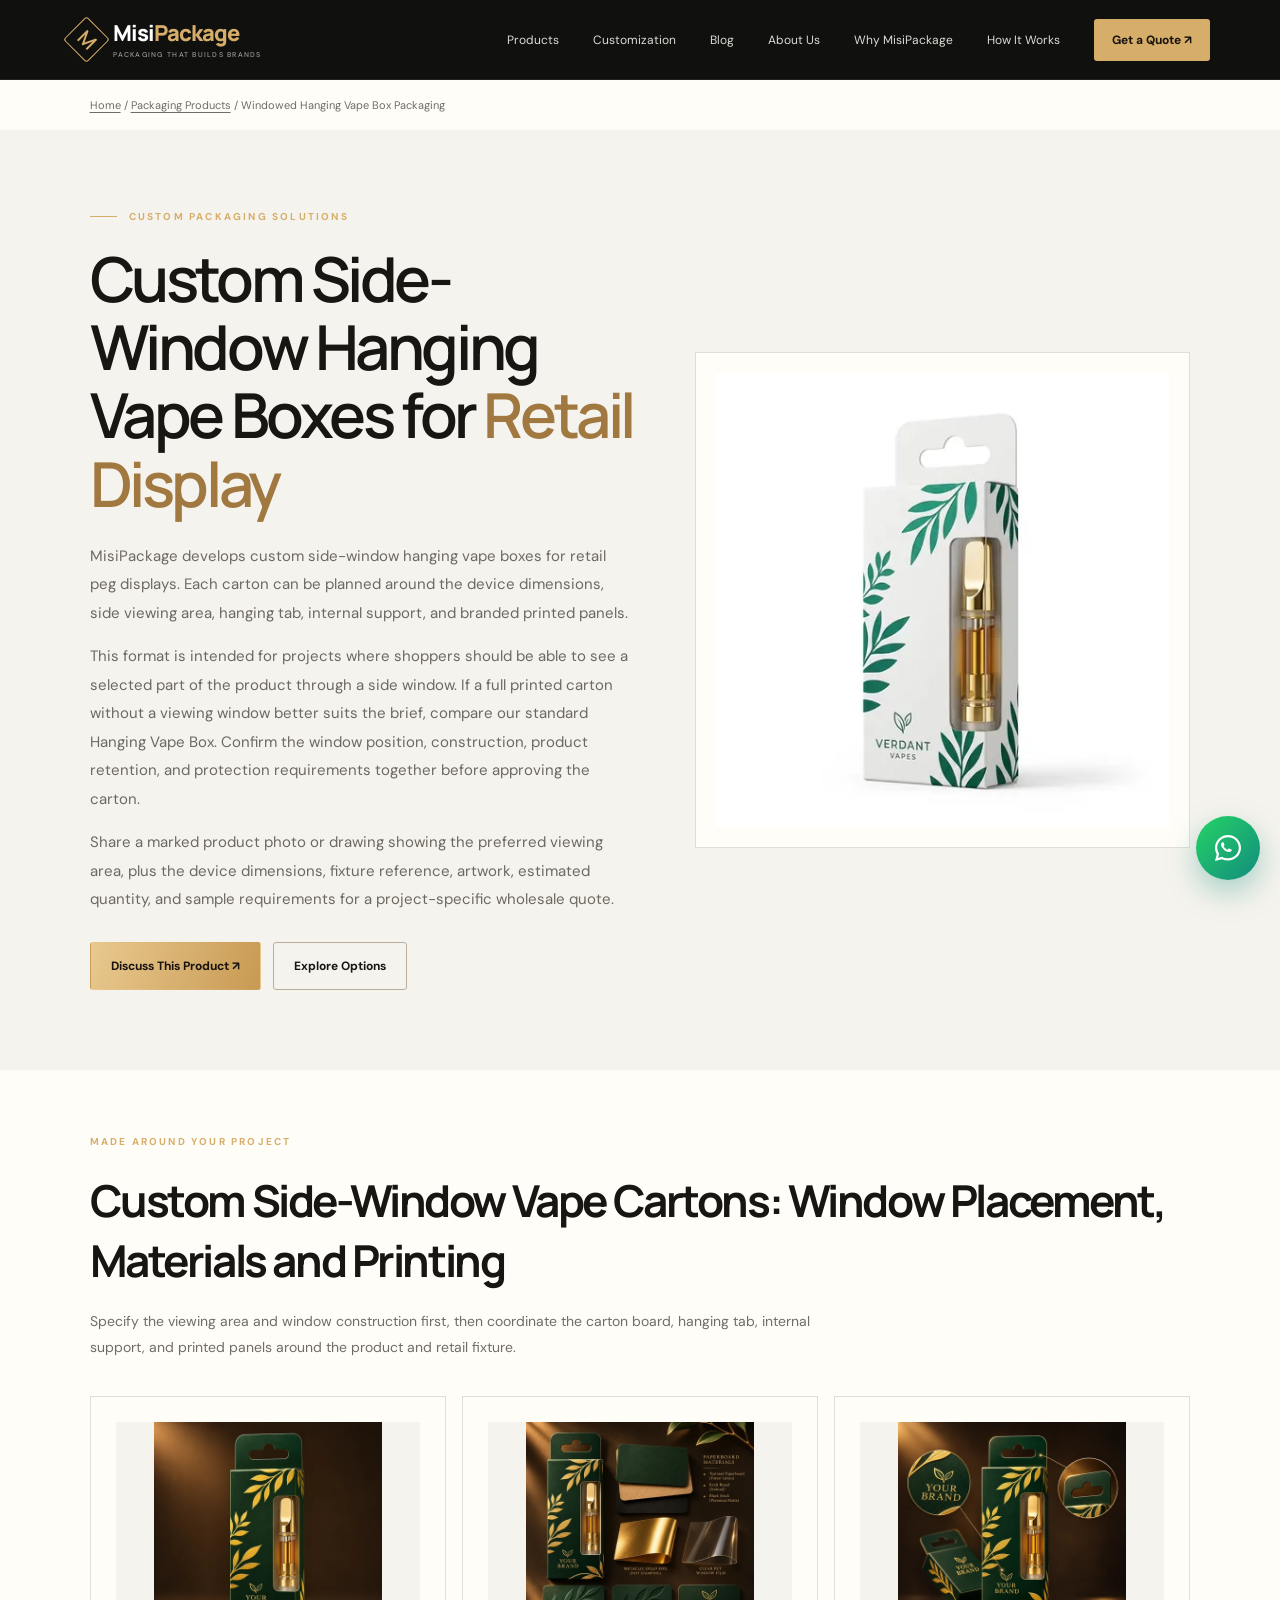
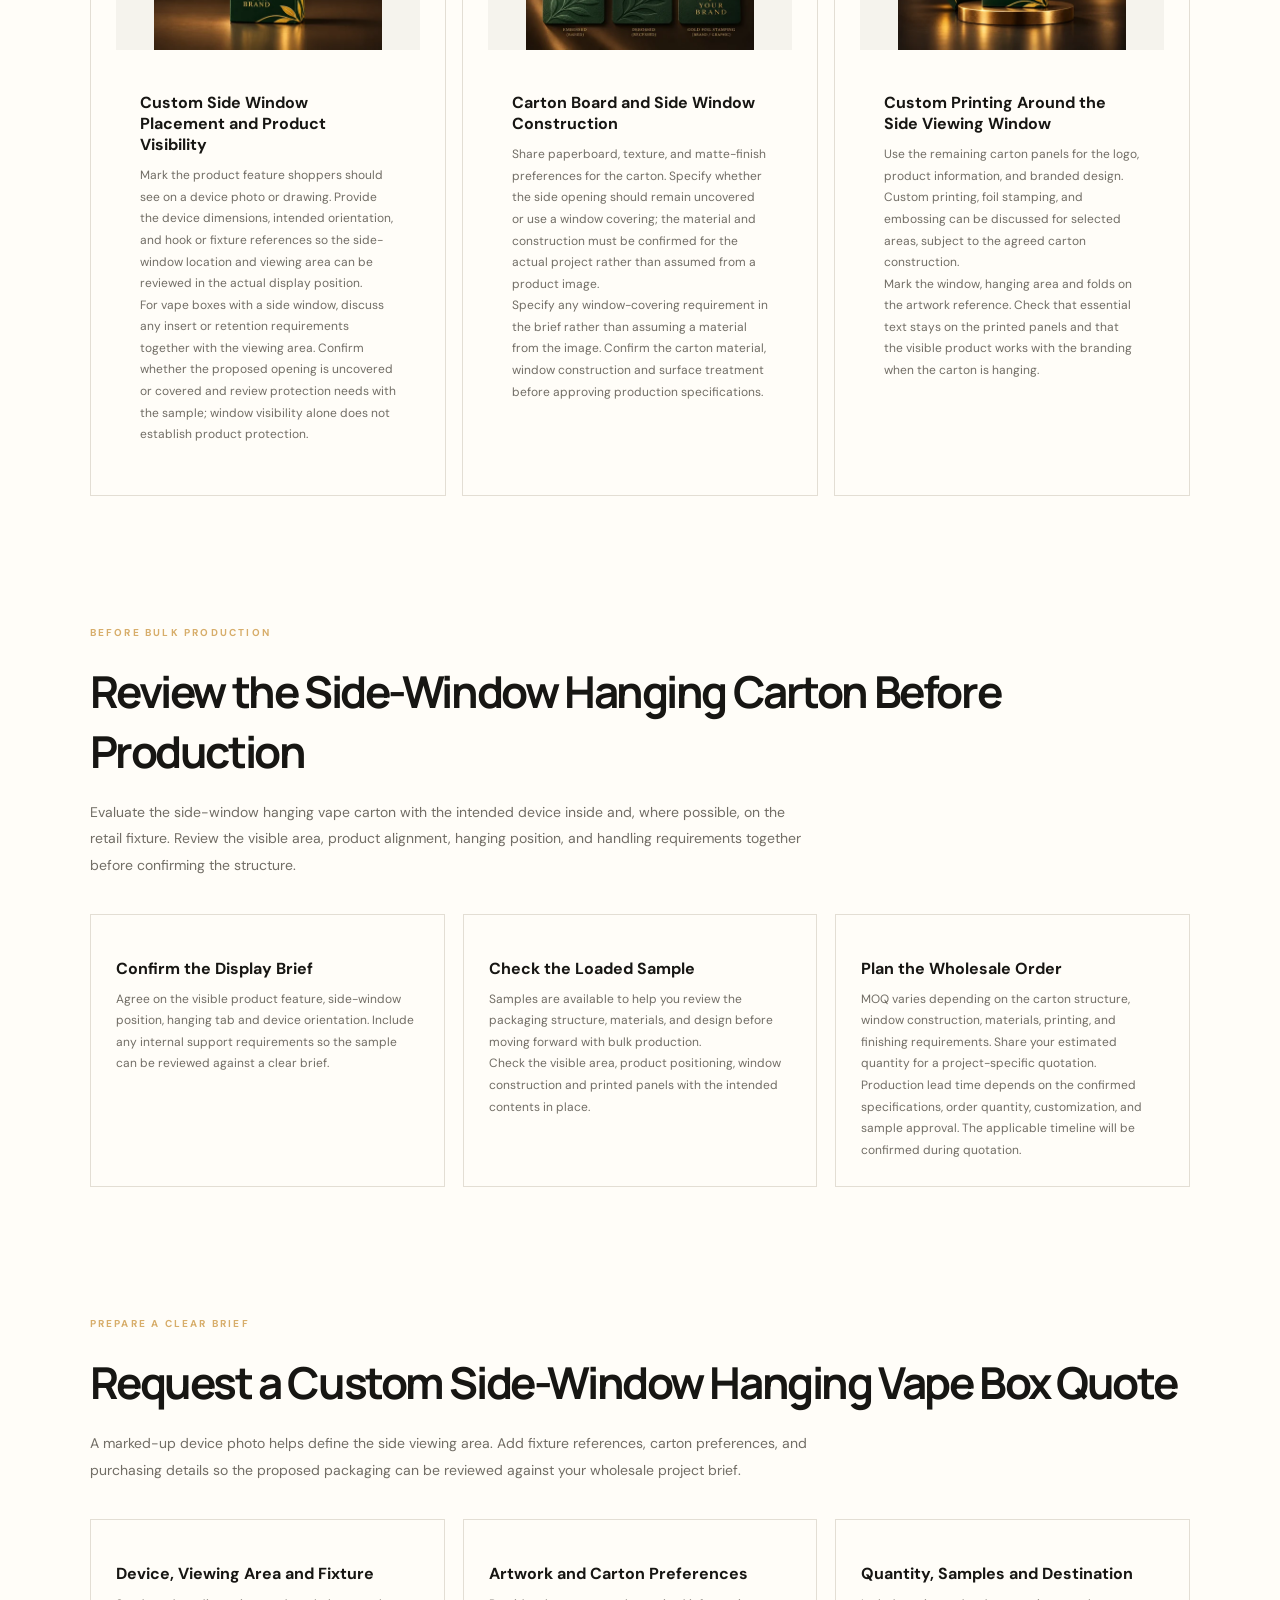
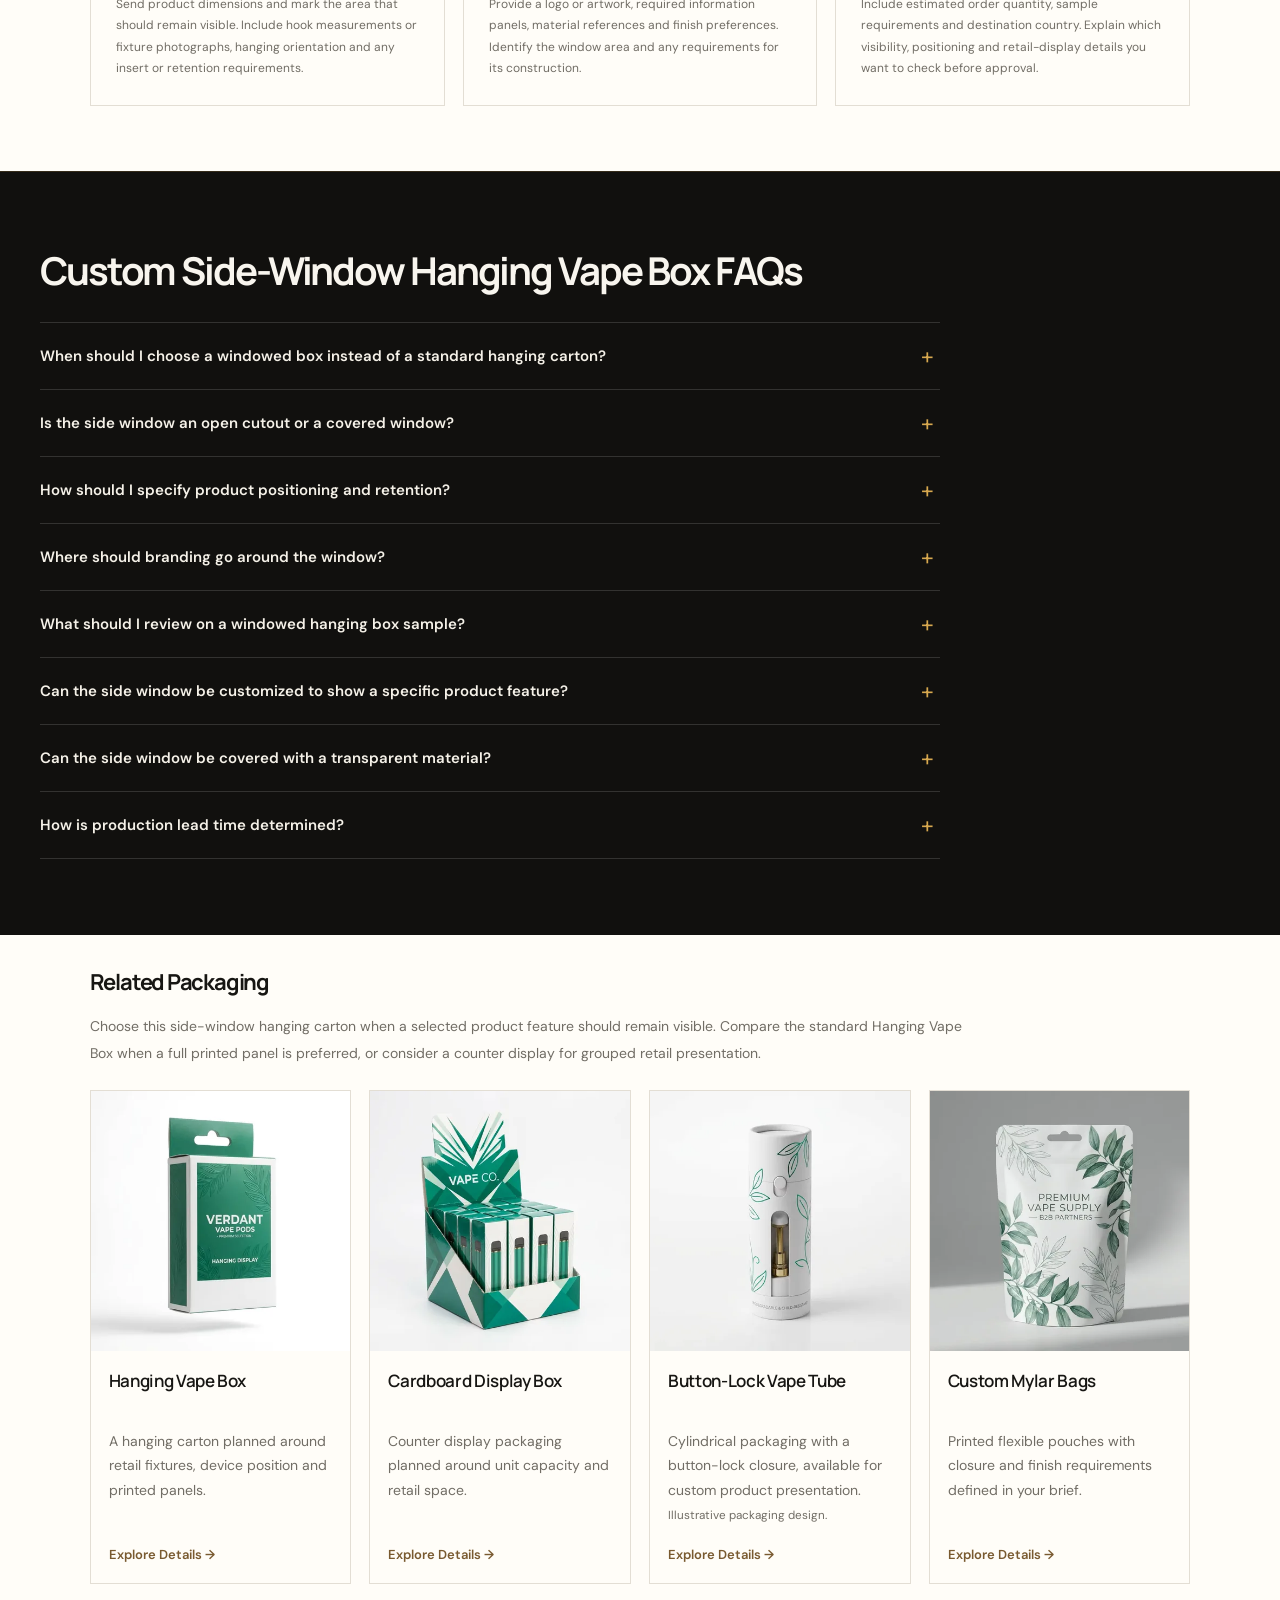
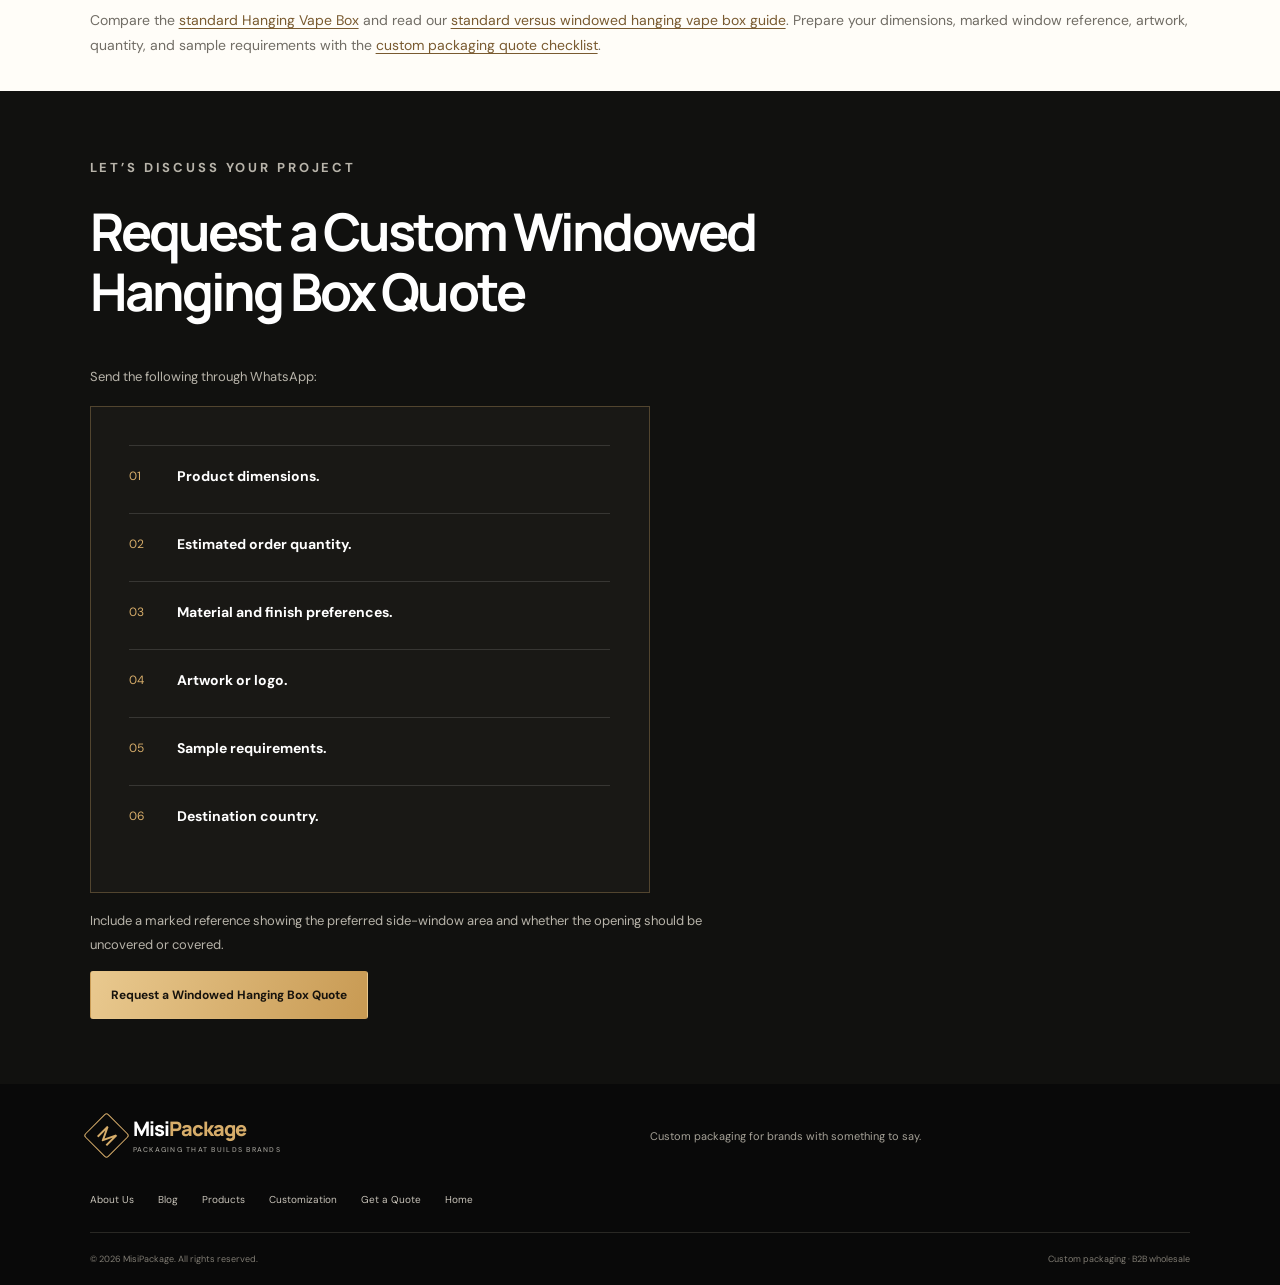
<file: products/windowed-hanging-vape-box/index.html>
<!DOCTYPE html>
<html lang="en">
<head>
  <meta charset="UTF-8">
  <meta name="viewport" content="width=device-width, initial-scale=1">
  <meta name="theme-color" content="#10100f">

  <title>Custom Side-Window Hanging Vape Boxes | MisiPackage</title>
  <meta name="description" content="Custom side-window hanging vape boxes for retail display. Specify window placement, carton size, hanging tabs and printed finishes. Request a sample and quote.">
  <link rel="canonical" href="https://www.misipackage.com/products/windowed-hanging-vape-box/">
  <meta property="og:title" content="Custom Side-Window Hanging Vape Boxes | MisiPackage">
  <meta property="og:description" content="Custom side-window hanging vape boxes for retail display. Specify window placement, carton size, hanging tabs and printed finishes. Request a sample and quote.">
  <meta property="og:type" content="website">
  <meta property="og:url" content="https://www.misipackage.com/products/windowed-hanging-vape-box/">
  <meta property="og:image" content="https://www.misipackage.com/assets/windowed-hanging-vape-box.jpg">
  <link rel="icon" href="/favicon.svg" type="image/svg+xml">
  <link rel="preconnect" href="https://fonts.googleapis.com">
  <link rel="preconnect" href="https://fonts.gstatic.com" crossorigin>
  <link href="https://fonts.googleapis.com/css2?family=DM+Sans:wght@400;500;600;700&family=Manrope:wght@400;500;600;700;800&display=swap" rel="stylesheet">
  <link rel="stylesheet" href="/styles.css">
  <link rel="stylesheet" href="/products/related-packaging.css">

  <style>
    .detail-page {
      background: #f5f3ed;
      color: #171613;
    }
    .detail-hero {
      display: grid;
      grid-template-columns: 1fr 0.9fr;
      gap: 55px;
      align-items: center;
      padding: 80px 7%;
    }
    .detail-copy h1 {
      font-size: clamp(38px, 5vw, 62px);
      line-height: 1.1;
      margin-bottom: 24px;
    }
    .detail-copy h1 em {
      color: #a07840;
      font-style: normal;
    }
    .detail-copy > p:not(.eyebrow) {
      color: #6d6961;
      line-height: 1.9;
      font-size: 15px;
      max-width: 540px;
    }
    .detail-image {
      background: #fffdf8;
      border: 1px solid #e3ded4;
      padding: 20px;
    }
    .detail-image img {
      display: block;
      width: 100%;
      height: auto;
      aspect-ratio: 1 / 1;
      object-fit: contain;
    }
    .detail-section {
      padding: 65px 7%;
      background: #fffdf8;
    }
    .detail-section h2 {
      font-size: clamp(30px, 4vw, 44px);
      margin-bottom: 18px;
    }
    .detail-intro {
      max-width: 720px;
      color: #716d65;
      line-height: 1.9;
      font-size: 14px;
    }
    .detail-grid {
      display: grid;
      grid-template-columns: repeat(3, minmax(0, 1fr));
      gap: 18px;
      margin-top: 35px;
    }
    .detail-card {
      border: 1px solid #e3ded4;
      padding: 25px;
    }
    .detail-card span {
      color: #a07840;
      font-size: 12px;
    }
    .detail-card h3 {
      font-size: 16px;
      margin: 18px 0 10px;
    }
    .detail-card p {
      color: #716d65;
      font-size: 12px;
      line-height: 1.8;
      margin: 0;
    }
    .detail-cta {
      padding: 65px 7%;
      background: #11110f;
      color: #fff;
    }
    .detail-cta h2 {
      font-size: clamp(34px, 4.5vw, 52px);
      max-width: 700px;
      line-height: 1.15;
    }
    .detail-cta > p {
      color: #b8b4aa;
      max-width: 650px;
      line-height: 1.9;
      font-size: 13px;
    }
    .detail-breadcrumb {
      padding: 18px 7%;
      font-size: 11px;
      color: #716d65;
      background: #fffdf8;
    }
    .detail-breadcrumb a {
      text-decoration: underline;
      text-underline-offset: 3px;
    }
    @media (max-width: 720px) {
      .detail-hero {
        grid-template-columns: 1fr;
        gap: 30px;
        padding: 48px 5%;
      }
      .detail-section,
      .detail-cta {
        padding: 48px 5%;
      }
      .detail-grid {
        grid-template-columns: 1fr;
      }
      .detail-card {
        padding: 22px;
      }
      .detail-breadcrumb {
        padding: 15px 5%;
      }
    }
  </style>

  <!-- Google Analytics -->
  <script async src="https://www.googletagmanager.com/gtag/js?id=G-F40V4904KE"></script>
  <script>
    window.dataLayer = window.dataLayer || [];
    function gtag(){dataLayer.push(arguments);}
    gtag('js', new Date());
    gtag('config', 'G-F40V4904KE');
  </script>

  <script type="application/ld+json">
{
  "@context": "https://schema.org",
  "@graph": [
    {
      "@type": "WebPage",
      "@id": "https://www.misipackage.com/products/windowed-hanging-vape-box/#webpage",
      "url": "https://www.misipackage.com/products/windowed-hanging-vape-box/",
      "name": "Custom Side-Window Hanging Vape Boxes",
      "isPartOf": {
        "@id": "https://www.misipackage.com/#website"
      },
      "inLanguage": "en-US"
    },
    {
      "@type": "BreadcrumbList",
      "@id": "https://www.misipackage.com/products/windowed-hanging-vape-box/#breadcrumb",
      "itemListElement": [
        {
          "@type": "ListItem",
          "position": 1,
          "name": "Home",
          "item": "https://www.misipackage.com/"
        },
        {
          "@type": "ListItem",
          "position": 2,
          "name": "Packaging Products",
          "item": "https://www.misipackage.com/#products"
        },
        {
          "@type": "ListItem",
          "position": 3,
          "name": "Custom Side-Window Hanging Vape Boxes",
          "item": "https://www.misipackage.com/products/windowed-hanging-vape-box/"
        }
      ]
    }
  ]
}
  </script>
</head>

<body>
  <header class="site-header has-blog-link">
    <a class="brand" href="/" aria-label="MisiPackage home">
      <span class="brand-mark">M</span>
      <span>Misi<span>Package</span><small>PACKAGING THAT BUILDS BRANDS</small></span>
    </a>

    <button class="menu-toggle" aria-label="Toggle navigation" aria-expanded="false">☰</button>

    <nav class="nav-links" aria-label="Main navigation">
      <a href="/#products">Products</a>
      <a href="/#customization">Customization</a>
      <a href="/blog/">Blog</a>
      <a href="/about/">About Us</a>
      <a href="/#why-us">Why MisiPackage</a>
      <a href="/#process">How It Works</a>
      <a class="nav-quote"
        href="/wholesale-vape-packaging-quote/">
        Get a Quote ↗
      </a>
    </nav>
  </header>

  <main class="detail-page product-page-enhanced">
    <nav class="detail-breadcrumb" aria-label="Breadcrumb">
      <a href="/">Home</a> / <a href="/#products">Packaging Products</a> / Windowed Hanging Vape Box Packaging
    </nav>

    <section class="detail-hero">
      <div class="detail-copy">
        <p class="eyebrow"><span class="eyebrow-line"></span> CUSTOM PACKAGING SOLUTIONS</p>

        <h1>Custom Side-Window Hanging Vape Boxes for <em>Retail Display</em></h1>

      <p>MisiPackage develops custom side-window hanging vape boxes for retail peg displays. Each carton can be planned around the device dimensions, side viewing area, hanging tab, internal support, and branded printed panels.</p>
      <p>This format is intended for projects where shoppers should be able to see a selected part of the product through a side window. If a full printed carton without a viewing window better suits the brief, compare our <a href="/products/hanging-vape-box/">standard Hanging Vape Box</a>. Confirm the window position, construction, product retention, and protection requirements together before approving the carton.</p>
      <p>Share a marked product photo or drawing showing the preferred viewing area, plus the device dimensions, fixture reference, artwork, estimated quantity, and sample requirements for a project-specific wholesale quote.</p>

        <div class="hero-actions">
          <a class="button button-gold" target="_blank" rel="noopener noreferrer"
             href="https://wa.me/8615919957110?text=Hello%20MisiPackage%2C%20I%20am%20interested%20in%20your%20Custom%20Windowed%20Hanging%20Vape%20Box%20packaging.">
            Discuss This Product ↗
          </a>
          <a class="button button-ghost" style="color:#171613;border-color:#b8ad9b" href="#custom-options">
            Explore Options
          </a>
        </div>
      </div>

      <div class="detail-image">
  <img
    src="/assets/windowed-hanging-vape-box-optimized.webp"
    alt="Custom hanging vape carton with a side product viewing window for retail display"
    fetchpriority="high" width="1024" height="1024" decoding="async" loading="eager" srcset="/assets/windowed-hanging-vape-box-optimized-480.webp 480w, /assets/windowed-hanging-vape-box-optimized-768.webp 768w, /assets/windowed-hanging-vape-box-optimized.webp 1024w" sizes="(max-width: 720px) calc(90vw - 42px), calc((86vw - 55px) * 9 / 19 - 42px)">
</div>
    </section>

    <section class="detail-section" id="custom-options" aria-labelledby="packaging-options-heading">
      <p class="eyebrow">MADE AROUND YOUR PROJECT</p>
      <h2 id="packaging-options-heading">Custom Side-Window Vape Cartons: Window Placement, Materials and Printing</h2>
      <p class="detail-intro">Specify the viewing area and window construction first, then coordinate the carton board, hanging tab, internal support, and printed panels around the product and retail fixture.</p>
      <div class="detail-grid detail-grid-with-images">
        <article class="detail-card detail-card-image">
          <img src="/assets/windowed-hanging-vape-box-structure-optimized.webp"
         alt="Custom windowed hanging vape box structure with side display window"
         loading="lazy" width="1254" height="1254" decoding="async" srcset="/assets/windowed-hanging-vape-box-structure-optimized-480.webp 480w, /assets/windowed-hanging-vape-box-structure-optimized-768.webp 768w, /assets/windowed-hanging-vape-box-structure-optimized.webp 1254w" sizes="(max-width: 600px) calc(90vw - 2px), (max-width: 720px) calc(90vw - 46px), (max-width: 768px) calc(86vw - 52px), calc((86vw - 32px) / 3 - 52px)">
          <div class="detail-card-copy">
            <h3>Custom Side Window Placement and Product Visibility</h3>
            <p>Mark the product feature shoppers should see on a device photo or drawing. Provide the device dimensions, intended orientation, and hook or fixture references so the side-window location and viewing area can be reviewed in the actual display position.</p>
            <p>For vape boxes with a side window, discuss any insert or retention requirements together with the viewing area. Confirm whether the proposed opening is uncovered or covered and review protection needs with the sample; window visibility alone does not establish product protection.</p>
          </div>
        </article>
        <article class="detail-card detail-card-image">
          <img src="/assets/windowed-hanging-vape-box-materials-optimized.webp"
         alt="Premium cardboard materials and finishes for hanging vape packaging"
         loading="lazy" width="1254" height="1254" decoding="async" srcset="/assets/windowed-hanging-vape-box-materials-optimized-480.webp 480w, /assets/windowed-hanging-vape-box-materials-optimized-768.webp 768w, /assets/windowed-hanging-vape-box-materials-optimized.webp 1254w" sizes="(max-width: 600px) calc(90vw - 2px), (max-width: 720px) calc(90vw - 46px), (max-width: 768px) calc(86vw - 52px), calc((86vw - 32px) / 3 - 52px)">
          <div class="detail-card-copy">
            <h3>Carton Board and Side Window Construction</h3>
            <p>Share paperboard, texture, and matte-finish preferences for the carton. Specify whether the side opening should remain uncovered or use a window covering; the material and construction must be confirmed for the actual project rather than assumed from a product image.</p>
            <p>Specify any window-covering requirement in the brief rather than assuming a material from the image. Confirm the carton material, window construction and surface treatment before approving production specifications.</p>
          </div>
        </article>
        <article class="detail-card detail-card-image">
          <img src="/assets/windowed-hanging-vape-box-branding-optimized.webp"
         alt="Custom branded hanging vape box with premium printing"
         loading="lazy" width="1254" height="1254" decoding="async" srcset="/assets/windowed-hanging-vape-box-branding-optimized-480.webp 480w, /assets/windowed-hanging-vape-box-branding-optimized-768.webp 768w, /assets/windowed-hanging-vape-box-branding-optimized.webp 1254w" sizes="(max-width: 600px) calc(90vw - 2px), (max-width: 720px) calc(90vw - 46px), (max-width: 768px) calc(86vw - 52px), calc((86vw - 32px) / 3 - 52px)">
          <div class="detail-card-copy">
            <h3>Custom Printing Around the Side Viewing Window</h3>
            <p>Use the remaining carton panels for the logo, product information, and branded design. Custom printing, foil stamping, and embossing can be discussed for selected areas, subject to the agreed carton construction.</p>
            <p>Mark the window, hanging area and folds on the artwork reference. Check that essential text stays on the printed panels and that the visible product works with the branding when the carton is hanging.</p>
          </div>
        </article>
      </div>
    </section>

    <section class="detail-section" id="order-planning" aria-labelledby="order-planning-heading">
      <p class="eyebrow">BEFORE BULK PRODUCTION</p>
      <h2 id="order-planning-heading">Review the Side-Window Hanging Carton Before Production</h2>
      <p class="detail-intro">Evaluate the side-window hanging vape carton with the intended device inside and, where possible, on the retail fixture. Review the visible area, product alignment, hanging position, and handling requirements together before confirming the structure.</p>
      <div class="detail-grid">
        <article class="detail-card">
          <h3>Confirm the Display Brief</h3>
          <p>Agree on the visible product feature, side-window position, hanging tab and device orientation. Include any internal support requirements so the sample can be reviewed against a clear brief.</p>
        </article>
        <article class="detail-card">
          <h3>Check the Loaded Sample</h3>
          <p>Samples are available to help you review the packaging structure, materials, and design before moving forward with bulk production.</p>
          <p>Check the visible area, product positioning, window construction and printed panels with the intended contents in place.</p>
        </article>
        <article class="detail-card">
          <h3>Plan the Wholesale Order</h3>
          <p>MOQ varies depending on the carton structure, window construction, materials, printing, and finishing requirements. Share your estimated quantity for a project-specific quotation.</p>
          <p>Production lead time depends on the confirmed specifications, order quantity, customization, and sample approval. The applicable timeline will be confirmed during quotation.</p>
        </article>
      </div>
    </section>

    <section class="detail-section" id="quote-preparation" aria-labelledby="quote-preparation-heading">
      <p class="eyebrow">PREPARE A CLEAR BRIEF</p>
      <h2 id="quote-preparation-heading">Request a Custom Side-Window Hanging Vape Box Quote</h2>
      <p class="detail-intro">A marked-up device photo helps define the side viewing area. Add fixture references, carton preferences, and purchasing details so the proposed packaging can be reviewed against your wholesale project brief.</p>
      <div class="detail-grid">
        <article class="detail-card">
          <h3>Device, Viewing Area and Fixture</h3>
          <p>Send product dimensions and mark the area that should remain visible. Include hook measurements or fixture photographs, hanging orientation and any insert or retention requirements.</p>
        </article>
        <article class="detail-card">
          <h3>Artwork and Carton Preferences</h3>
          <p>Provide a logo or artwork, required information panels, material references and finish preferences. Identify the window area and any requirements for its construction.</p>
        </article>
        <article class="detail-card">
          <h3>Quantity, Samples and Destination</h3>
          <p>Include estimated order quantity, sample requirements and destination country. Explain which visibility, positioning and retail-display details you want to check before approval.</p>
        </article>
      </div>
    </section>

    <section class="faq-section" id="product-faq" aria-labelledby="product-faq-heading">
      <div class="section-inner">
        <h2 id="product-faq-heading">Custom Side-Window Hanging Vape Box FAQs</h2>
        <div class="faq-list">
          <details>
            <summary>When should I choose a windowed box instead of a standard hanging carton?</summary>
            <p>Choose a windowed format when showing part of the product is a priority. A standard hanging carton may suit a brief that calls for uninterrupted printed panels. Compare the viewing area, product positioning and protection requirements before selecting the structure.</p>
          </details>
          <details>
            <summary>Is the side window an open cutout or a covered window?</summary>
            <p>The construction needs to be confirmed for the proposed carton. State whether your project requires an uncovered or covered opening so the available approach can be reviewed. The image does not establish a window material or performance specification.</p>
          </details>
          <details>
            <summary>How should I specify product positioning and retention?</summary>
            <p>Send device measurements, the intended hanging orientation and a marked photo showing the feature to display. Describe any insert or internal-support needs, then check the proposed arrangement with the device inside a sample.</p>
          </details>
          <details>
            <summary>Where should branding go around the window?</summary>
            <p>Keep essential text and logos on the printed panels, clear of window edges, folds and the hanging area. Review the artwork in the intended display orientation so the product view and branded panels support the same presentation.</p>
          </details>
          <details>
            <summary>What should I review on a windowed hanging box sample?</summary>
            <p>Review the side-window view, device alignment, internal arrangement, printed panels, and hanging position with the intended product. Where possible, check the sample on the retail fixture and confirm the window construction before approving the final specification.</p>
          </details>
          <details>
            <summary>Can the side window be customized to show a specific product feature?</summary>
            <p>Yes. Provide a marked product photo or drawing and identify the feature you want shoppers to see. The viewing area and its position can then be reviewed alongside the device dimensions, carton folds, and internal support.</p>
          </details>
          <details>
            <summary>Can the side window be covered with a transparent material?</summary>
            <p>State whether you prefer an uncovered opening or a covered window. The available construction and material need to be confirmed for the specific carton design and sample; do not assume a window material from the product image.</p>
          </details>
          <details>
            <summary>How is production lead time determined?</summary>
            <p>Production lead time depends on the confirmed carton specifications, order quantity, customization, and sample approval. The applicable timeline will be confirmed during quotation.</p>
          </details>
        </div>
      </div>
    </section>

    <section class="detail-related" data-related-packaging aria-labelledby="related-products-heading">
      <h2 id="related-products-heading">Related Packaging</h2>
      <p class="detail-intro related-packaging-intro">Choose this side-window hanging carton when a selected product feature should remain visible. Compare the standard <a href="/products/hanging-vape-box/">Hanging Vape Box</a> when a full printed panel is preferred, or consider a counter display for grouped retail presentation.</p>
      <div class="related-packaging-grid">
        <a class="related-packaging-card" href="/products/hanging-vape-box/" aria-labelledby="related-hanging-vape-box-heading">
          <img src="/assets/hanging-vape-box-optimized.webp" alt="Hanging Vape Box packaging" width="1024" height="1024" loading="lazy" decoding="async" srcset="/assets/hanging-vape-box-optimized-480.webp 480w, /assets/hanging-vape-box-optimized-768.webp 768w, /assets/hanging-vape-box-optimized.webp 1024w" sizes="(max-width: 599px) calc(90vw - 2px), (max-width: 720px) calc((90vw - 18px) / 2 - 2px), (max-width: 1023px) calc((86vw - 18px) / 2 - 2px), calc((86vw - 54px) / 4 - 2px)">
          <div class="related-packaging-copy">
            <h3 id="related-hanging-vape-box-heading">Hanging Vape Box</h3>
            <p>A hanging carton planned around retail fixtures, device position and printed panels.</p>
            <span class="related-packaging-link">Explore Details <span aria-hidden="true">→</span></span>
          </div>
        </a>
        <a class="related-packaging-card" href="/products/cardboard-display-box/" aria-labelledby="related-cardboard-display-box-heading">
          <img src="/assets/cardboard-display-box-optimized.webp" alt="Cardboard Display Box packaging" width="1024" height="1024" loading="lazy" decoding="async" srcset="/assets/cardboard-display-box-optimized-480.webp 480w, /assets/cardboard-display-box-optimized-768.webp 768w, /assets/cardboard-display-box-optimized.webp 1024w" sizes="(max-width: 599px) calc(90vw - 2px), (max-width: 720px) calc((90vw - 18px) / 2 - 2px), (max-width: 1023px) calc((86vw - 18px) / 2 - 2px), calc((86vw - 54px) / 4 - 2px)">
          <div class="related-packaging-copy">
            <h3 id="related-cardboard-display-box-heading">Cardboard Display Box</h3>
            <p>Counter display packaging planned around unit capacity and retail space.</p>
            <span class="related-packaging-link">Explore Details <span aria-hidden="true">→</span></span>
          </div>
        </a>
        <a class="related-packaging-card" href="/products/child-resistant-tube-box/" aria-labelledby="related-child-resistant-tube-box-heading">
          <img src="/assets/child-resistant-tube-box-optimized.webp" alt="Printed cylindrical vape tube packaging with a product window" width="1024" height="1024" loading="lazy" decoding="async" aria-describedby="tube-card-illustration-note" srcset="/assets/child-resistant-tube-box-optimized-480.webp 480w, /assets/child-resistant-tube-box-optimized-768.webp 768w, /assets/child-resistant-tube-box-optimized.webp 1024w" sizes="(max-width: 599px) calc(90vw - 2px), (max-width: 720px) calc((90vw - 18px) / 2 - 2px), (max-width: 1023px) calc((86vw - 18px) / 2 - 2px), calc((86vw - 54px) / 4 - 2px)">
          <div class="related-packaging-copy">
            <h3 id="related-child-resistant-tube-box-heading">Button-Lock Vape Tube</h3>
            <p>Cylindrical packaging with a button-lock closure, available for custom product presentation.<br><small id="tube-card-illustration-note" data-image-caption>Illustrative packaging design.</small></p>
            <span class="related-packaging-link">Explore Details <span aria-hidden="true">→</span></span>
          </div>
        </a>
        <a class="related-packaging-card" href="/products/custom-mylar-bags/" aria-labelledby="related-custom-mylar-bags-heading">
          <img src="/assets/custom-mylar-bags-optimized.webp" alt="Custom Mylar Bags packaging" width="1024" height="1024" loading="lazy" decoding="async" srcset="/assets/custom-mylar-bags-optimized-480.webp 480w, /assets/custom-mylar-bags-optimized-768.webp 768w, /assets/custom-mylar-bags-optimized.webp 1024w" sizes="(max-width: 599px) calc(90vw - 2px), (max-width: 720px) calc((90vw - 18px) / 2 - 2px), (max-width: 1023px) calc((86vw - 18px) / 2 - 2px), calc((86vw - 54px) / 4 - 2px)">
          <div class="related-packaging-copy">
            <h3 id="related-custom-mylar-bags-heading">Custom Mylar Bags</h3>
            <p>Printed flexible pouches with closure and finish requirements defined in your brief.</p>
            <span class="related-packaging-link">Explore Details <span aria-hidden="true">→</span></span>
          </div>
        </a>
      </div>
      <p class="related-packaging-guide">Compare the <a href="/products/hanging-vape-box/">standard Hanging Vape Box</a> and read our <a href="/blog/hanging-vs-windowed-vape-boxes/">standard versus windowed hanging vape box guide</a>. Prepare your dimensions, marked window reference, artwork, quantity, and sample requirements with the <a href="/blog/custom-packaging-quote-checklist/">custom packaging quote checklist</a>.</p>
    </section>

    <section class="detail-cta" id="inquiry" aria-labelledby="quotation-heading">
      <p class="eyebrow">LET’S DISCUSS YOUR PROJECT</p>
      <h2 id="quotation-heading">Request a Custom Windowed Hanging Box Quote</h2>
      <p>Send the following through WhatsApp:</p>
      <ul class="quote-panel">
        <li class="quote-detail"><span aria-hidden="true">01</span><div><strong>Product dimensions.</strong></div></li>
        <li class="quote-detail"><span aria-hidden="true">02</span><div><strong>Estimated order quantity.</strong></div></li>
        <li class="quote-detail"><span aria-hidden="true">03</span><div><strong>Material and finish preferences.</strong></div></li>
        <li class="quote-detail"><span aria-hidden="true">04</span><div><strong>Artwork or logo.</strong></div></li>
        <li class="quote-detail"><span aria-hidden="true">05</span><div><strong>Sample requirements.</strong></div></li>
        <li class="quote-detail"><span aria-hidden="true">06</span><div><strong>Destination country.</strong></div></li>
      </ul>
      <p>Include a marked reference showing the preferred side-window area and whether the opening should be uncovered or covered.</p>
      <a class="button button-gold" target="_blank" rel="noopener noreferrer"
         href="https://wa.me/8615919957110?text=Hello%20MisiPackage%2C%20I%20am%20interested%20in%20your%20Custom%20Windowed%20Hanging%20Vape%20Box%20packaging.">
        Request a Windowed Hanging Box Quote
      </a>
    </section>
  </main>

  <footer class="site-footer">
    <a class="brand footer-brand" href="/">
      <span class="brand-mark">M</span>
      <span>Misi<span>Package</span><small>PACKAGING THAT BUILDS BRANDS</small></span>
    </a>
    <p>Custom packaging for brands with something to say.</p>
    <div class="footer-links">
      <a href="/about/">About Us</a>
      <a href="/blog/">Blog</a>
      <a href="/#products">Products</a>
      <a href="/#customization">Customization</a>
      <a href="/#quote">Get a Quote</a>
      <a href="/">Home</a>
    </div>
    <div class="footer-bottom">
      <span>© <span id="year"></span> MisiPackage. All rights reserved.</span>
      <span>Custom packaging · B2B wholesale</span>
    </div>
  </footer>

  <a
  class="whatsapp-float"
  href="https://wa.me/8615919957110?text=Hello%20MisiPackage%2C%20I%20am%20interested%20in%20your%20Custom%20Windowed%20Hanging%20Vape%20Box%20packaging."
  target="_blank"
  rel="noopener noreferrer"
  aria-label="Chat with Misipackage on WhatsApp"
  title="Chat with Misipackage on WhatsApp"
>
  <span class="whatsapp-float__icon">
    <svg viewBox="0 0 32 32" aria-hidden="true">
      <path fill="currentColor" d="M19.11 17.27c-.27-.14-1.58-.78-1.82-.87-.24-.09-.41-.14-.58.14-.17.27-.67.87-.82 1.05-.15.18-.31.21-.58.07-.27-.14-1.12-.41-2.13-1.31-.79-.7-1.32-1.57-1.47-1.84-.15-.27-.02-.41.11-.55.12-.12.27-.31.41-.46.14-.15.18-.27.27-.45.09-.18.05-.34-.02-.48-.07-.14-.58-1.4-.79-1.92-.21-.5-.43-.43-.58-.43h-.5c-.18 0-.46.07-.7.34-.24.27-.92.9-.92 2.19 0 1.29.94 2.53 1.07 2.7.14.18 1.85 2.82 4.49 3.95.63.27 1.13.43 1.51.55.63.2 1.21.17 1.66.1.51-.08 1.58-.65 1.8-1.27.22-.62.22-1.15.15-1.27-.06-.12-.23-.19-.5-.33z"/>
      <path fill="currentColor" d="M16 3C8.83 3 3 8.73 3 15.8c0 2.28.6 4.5 1.74 6.45L3 29l6.96-1.8A13.1 13.1 0 0 0 16 28.6c7.17 0 13-5.73 13-12.8C29 8.73 23.17 3 16 3zm0 23.34c-1.92 0-3.8-.5-5.45-1.46l-.39-.23-4.13 1.07 1.1-4.02-.25-.41A10.94 10.94 0 0 1 5.2 15.8C5.2 9.94 10.03 5.2 16 5.2S26.8 9.94 26.8 15.8 21.97 26.34 16 26.34z"/>
    </svg>
  </span>
</a>
  <script src="/script.js"></script>
</body>
</html>
</file>
<file: styles.css>
:root{--ink:#11110f;--ink2:#1a1a17;--paper:#f5f3ed;--paper2:#ebe7de;--gold:#d7ad6a;--gold-light:#f0d4a1;--muted:#a5a39b;--line:rgba(255,255,255,.13);--dark-line:rgba(20,20,17,.13);--font:'DM Sans',sans-serif;--display:'Manrope',sans-serif}*{box-sizing:border-box}html{scroll-behavior:smooth;scroll-padding-top:88px}body{margin:0;background:var(--paper);color:var(--ink);font-family:var(--font);-webkit-font-smoothing:antialiased}a{color:inherit;text-decoration:none}.announcement{height:30px;display:flex;align-items:center;justify-content:center;gap:10px;background:#0c0c0b;color:#c8c5bd;font-size:9px;letter-spacing:.19em}.announcement span{color:var(--gold)}.site-header{height:80px;background:#10100f;color:white;display:flex;align-items:center;justify-content:space-between;padding:0 5.5%;position:sticky;top:0;z-index:20;border-bottom:1px solid rgba(255,255,255,.08)}.brand{display:flex;gap:10px;align-items:center;font-family:var(--display);font-size:22px;font-weight:800;letter-spacing:-1px;line-height:1}.brand>span:last-child>span{color:var(--gold)}.brand small{display:block;font-family:var(--font);font-size:7px;letter-spacing:.18em;font-weight:500;color:#9d9b94;margin-top:7px}.brand-mark{width:33px;height:33px;border:1px solid var(--gold);color:var(--gold);display:grid;place-items:center;font-family:var(--display);font-size:20px;font-weight:600;transform:rotate(45deg);border-radius:3px}.brand-mark::first-letter{transform:rotate(-45deg)}.nav-links{display:flex;align-items:center;gap:34px;font-size:12px;color:#dedbd4}.nav-links>a:not(.nav-quote):hover,.footer-links a:hover{color:var(--gold)}.nav-quote{padding:13px 18px;background:var(--gold);color:#17130d;border-radius:3px;font-weight:700}.nav-quote span,.button span{margin-left:14px}.menu-toggle{display:none;background:none;border:0;color:white;font-size:26px}.hero{position:relative;min-height:690px;overflow:hidden;background:radial-gradient(ellipse at 77% 45%,#383026 0%,#1c1a16 31%,#10100f 64%);color:white;padding:85px 5.5% 0;display:grid;grid-template-columns:48% 52%;isolation:isolate}.hero::after{content:"";position:absolute;inset:0;background:linear-gradient(90deg,#10100f 0%,rgba(16,16,15,.97) 32%,rgba(16,16,15,.35) 72%,rgba(16,16,15,.1) 100%);z-index:-1}.hero-glow{position:absolute;width:570px;height:570px;border:1px solid rgba(218,173,106,.15);border-radius:50%;right:6%;top:4%;box-shadow:0 0 100px rgba(215,173,106,.07),inset 0 0 80px rgba(215,173,106,.04);z-index:-1}.hero-copy{position:relative;z-index:3;padding-top:25px}.eyebrow{font-size:10px;letter-spacing:.22em;color:var(--gold);font-weight:700;margin:0 0 22px;display:flex;align-items:center;gap:12px}.eyebrow-line{height:1px;width:27px;background:var(--gold)}h1,h2,h3,p{margin-top:0}h1,h2{font-family:var(--display);letter-spacing:-.055em}h1{font-size:clamp(44px,5.1vw,72px);line-height:1.08;font-weight:600;margin:0 0 22px;max-width:650px}h1 em,h2 em{font-style:normal;color:var(--gold)}.hero-description{max-width:440px;font-size:15px;line-height:1.8;color:#c5c2bb}.hero-actions{display:flex;gap:12px;margin-top:28px;flex-wrap:wrap}.button{border:1px solid transparent;border-radius:3px;display:inline-flex;align-items:center;justify-content:center;padding:15px 20px;font-size:12px;font-weight:700;cursor:pointer;transition:transform .2s,background .2s}.button:hover{transform:translateY(-2px)}.button-gold{background:linear-gradient(110deg,#e9c98f,#c89a53);color:#17130d}.button-ghost{border-color:#68645c;color:white}.hero-points{display:flex;gap:28px;margin-top:62px}.hero-points>div{display:grid;grid-template-columns:30px 1fr;column-gap:9px;align-items:center}.point-icon{grid-row:span 2;color:var(--gold);font-size:25px}.hero-points strong{font-size:10px;font-weight:600}.hero-points small{font-size:9px;color:#98958c;margin-top:4px}.hero-art{position:relative;min-height:500px;align-self:stretch}.halo{position:absolute;top:5%;left:20%;width:360px;height:360px;border:1px solid rgba(228,186,121,.7);border-radius:50%;box-shadow:0 0 55px rgba(222,174,102,.08)}.stone{position:absolute;background:linear-gradient(130deg,#61584a,#28241e 65%,#141412);filter:drop-shadow(0 25px 22px rgba(0,0,0,.5));clip-path:polygon(13% 0,100% 14%,86% 100%,0 82%)}.stone-one{width:370px;height:140px;right:1%;bottom:13%;transform:rotate(-7deg)}.stone-two{width:180px;height:90px;left:2%;bottom:20%;transform:rotate(10deg);opacity:.7}.package{position:absolute;filter:drop-shadow(18px 30px 17px rgba(0,0,0,.45));font-family:var(--display)}.package-tall{height:350px;width:220px;right:35%;top:8%;background:linear-gradient(115deg,#34302a,#0a0a09 24%,#191815 78%,#51402a);border:1px solid #4e4433;transform:perspective(800px) rotateY(-13deg) rotateZ(-2deg);display:flex;align-items:center;flex-direction:column;padding-top:70px;z-index:3}.package-tall::after{content:"";position:absolute;right:-22px;top:9px;width:22px;height:330px;background:linear-gradient(90deg,#171613,#4c3c28);transform:skewY(-6deg)}.package-brand{font-size:19px;font-weight:600;color:#e7c58e;letter-spacing:-.05em}.package-brand sup,.package-color sup{font-size:8px}.package-label{margin-top:30px;font-size:8px;line-height:1.8;letter-spacing:.2em;color:#b6a07c;text-align:center}.foil-lines{position:absolute;inset:0;opacity:.3;background:repeating-linear-gradient(153deg,transparent 0 33px,rgba(204,159,91,.5) 34px,transparent 35px 48px);mask-image:linear-gradient(transparent 0%,black 65%,transparent)}.package-open{width:270px;height:235px;right:5%;top:25%;z-index:5;transform:rotate(4deg)}.lid{position:absolute;width:270px;height:90px;top:-80px;left:0;background:linear-gradient(130deg,#302c25,#080807 60%,#2c251a);border:1px solid #51412d;transform:skewY(-9deg);display:grid;place-items:center;color:#e1bd81;font-size:13px;letter-spacing:.02em}.inner-box{position:absolute;inset:0;background:linear-gradient(135deg,#171613,#030303);border:1px solid #524631;box-shadow:inset 0 0 0 12px #25211b}.insert{position:absolute;width:120px;height:165px;left:70px;top:25px;border-radius:8px;background:linear-gradient(135deg,#0b0b0a,#24211b);box-shadow:inset 0 0 0 4px #302b22}.device{position:absolute;width:34px;height:118px;left:112px;top:45px;border-radius:12px;background:linear-gradient(90deg,#171717,#aaa59a 42%,#242424 75%,#050505);border:1px solid #aaa18e}.device::before{content:"";position:absolute;top:17px;left:10px;width:12px;height:12px;border-radius:50%;border:1px solid #d0b27a}.package-color{width:150px;height:220px;right:-2%;top:50%;z-index:4;background:linear-gradient(145deg,#eee6d9,#d6bfa6 70%,#796d5d);border:1px solid #cbb89c;transform:rotate(7deg);padding:28px 13px;color:#1d1b18}.package-color>span{font-size:14px;font-weight:700}.package-color small{position:absolute;bottom:20px;left:15px;font-size:7px;line-height:1.8;letter-spacing:.15em}.color-sweep{position:absolute;inset:55px 0 0;background:linear-gradient(145deg,transparent 10%,rgba(130,99,74,.18) 11% 18%,transparent 19% 34%,rgba(160,115,70,.35) 35% 45%,transparent 46%),linear-gradient(0deg,#242d33,#b7a28d 70%,transparent)}.art-caption{position:absolute;bottom:65px;right:0;left:5%;display:flex;justify-content:space-between;font-size:8px;letter-spacing:.18em;color:#a8a092;border-top:1px solid #4a4439;padding-top:12px}.hero-bottom{position:absolute;bottom:0;left:0;right:0;height:42px;display:flex;justify-content:center;align-items:center;gap:22px;border-top:1px solid rgba(255,255,255,.12);background:rgba(10,10,9,.5);font-size:8px;letter-spacing:.2em;color:#c4bfb3}.hero-bottom i{width:3px;height:3px;border-radius:50%;background:var(--gold)}.trust-strip{display:grid;grid-template-columns:repeat(4,1fr);padding:28px 7%;gap:20px;background:#fffdf8;border-bottom:1px solid var(--dark-line)}.trust-strip>div{display:flex;gap:13px;align-items:center;border-right:1px solid var(--dark-line);padding-left:10%}.trust-strip>div:last-child{border:0}.trust-symbol{font-size:28px;color:#98713d}.trust-strip p{margin:0;display:grid;gap:5px}.trust-strip strong{font-size:12px}.trust-strip small{font-size:10px;color:#77746e}.section{padding:100px 7%}.products-section{background:var(--paper)}.section-heading{display:flex;justify-content:space-between;align-items:end;gap:30px;margin-bottom:42px}.dark-eyebrow{color:#947044;margin-bottom:15px}.section-heading h2,.why-heading h2,.custom-copy h2,.process-header h2,.quote-copy h2{font-size:clamp(34px,4.2vw,54px);line-height:1.13;margin-bottom:0;font-weight:600}.section-heading h2 em,.why-heading h2 em{color:#9a713b}.section-intro{max-width:330px;color:#716e67;font-size:13px;line-height:1.8;margin-bottom:4px}.product-grid{display:grid;grid-template-columns:repeat(3,1fr);gap:18px}.product-card{display:block;background:#fffdf9;border:1px solid #e3ded4;transition:transform .25s,box-shadow .25s;overflow:hidden}.product-card:hover{transform:translateY(-5px);box-shadow:0 16px 30px rgba(33,27,18,.09)}.product-visual{aspect-ratio:1/1;height:auto;position:relative;overflow:hidden;background:radial-gradient(ellipse at 50% 100%,#e0d9cc,#f4f0e7 70%)}.product-visual::after{content:"";position:absolute;width:75%;height:22px;left:13%;bottom:30px;background:rgba(37,30,20,.12);filter:blur(12px);border-radius:50%}.product-info{padding:19px 18px 21px;display:flex;justify-content:space-between;align-items:center;gap:10px}.product-info h3{font-size:14px;margin:0 0 7px;font-family:var(--display);letter-spacing:-.03em}.product-info p{font-size:11px;line-height:1.6;color:#77736b;margin:0}.card-arrow{width:29px;height:29px;border:1px solid #d3c6b0;display:grid;place-items:center;border-radius:50%;flex-shrink:0;color:#806039}.rigid-box{position:absolute;width:130px;height:155px;left:25%;top:27px;background:linear-gradient(100deg,#2b2924,#10100f 30%,#24211b);transform:skewY(-3deg);box-shadow:13px 18px 0 #0b0b0a,20px 25px 22px #c7bfb0;border:1px solid #544832;z-index:2;color:#d8b67c;display:flex;align-items:center;justify-content:center;flex-direction:column}.rigid-box span{font-size:37px;font-family:var(--display)}.rigid-box small{font-size:7px;letter-spacing:.2em;margin-top:12px}.rigid-lid{position:absolute;left:21%;top:23px;width:145px;height:28px;background:#393329;transform:rotate(-9deg) skewX(-25deg);border:1px solid #61513a}.fold-box{position:absolute;width:130px;height:170px;left:31%;top:25px;background:linear-gradient(100deg,#9a8ac6,#b7a5dd 45%,#7468a6);transform:perspective(400px) rotateY(-14deg) rotateZ(3deg);box-shadow:12px 18px 20px #c4b9d0;color:#fff3dc;display:flex;align-items:center;justify-content:center;flex-direction:column}.fold-box span{font-size:30px}.fold-box small{font-size:8px;letter-spacing:.13em;text-align:center;margin-top:18px}.fold-side{position:absolute;left:66%;top:34px;width:18px;height:165px;background:#655b92;transform:skewY(-7deg)}.visual-magnetic{background:radial-gradient(ellipse at center,#e1d8ca,#f5f1e8)}.mag-box{position:absolute;left:20%;top:76px;width:185px;height:95px;background:linear-gradient(145deg,#28251f,#090908);transform:rotate(-7deg);box-shadow:0 20px 20px #c7c0b4;border:1px solid #4d412e;color:#d8b77c;display:grid;place-items:center;font-size:10px}.mag-lid{position:absolute;left:18%;top:38px;width:190px;height:76px;background:linear-gradient(135deg,#343029,#121210);transform:rotate(-7deg) skewY(-9deg);border:1px solid #5b4b34}.mag-ribbon{position:absolute;left:53%;top:37px;width:7px;height:138px;background:#bd995e;transform:rotate(-7deg);opacity:.8}.drawer-outer{position:absolute;width:185px;height:100px;left:19%;top:68px;background:#1a1916;transform:rotate(-8deg);box-shadow:0 19px 18px #c9c1b5}.drawer-inner{position:absolute;width:160px;height:79px;left:29%;top:58px;background:linear-gradient(120deg,#3a3327,#171613);transform:rotate(-8deg);border:1px solid #685538;color:#d6b57d;display:grid;place-items:center;font-size:30px}.drawer-pull{position:absolute;width:20px;height:3px;background:#d5b77e;left:68%;top:125px;transform:rotate(-8deg)}.device-box{position:absolute;width:150px;height:170px;left:25%;top:27px;background:linear-gradient(120deg,#25241f,#070707 70%,#373026);border:1px solid #594b36;box-shadow:15px 17px 20px #c9c2b7;color:#d8b67c;display:flex;align-items:center;flex-direction:column;padding-top:20px}.device-box>span{font-size:30px}.device-slot{margin-top:13px;width:57px;height:72px;border-radius:10px;background:linear-gradient(90deg,#050505,#9d9b94 35%,#292929 65%,#030303);box-shadow:0 0 0 9px #171612}.device-box small{font-size:7px;letter-spacing:.15em;margin-top:15px}.visual-set{background:radial-gradient(ellipse at center,#e5ded2,#f3efe7)}.set-box{position:absolute;border:1px solid #4a3d2b;background:linear-gradient(120deg,#2e2a22,#090908);box-shadow:10px 15px 20px #c5bdb0}.set-back{width:130px;height:125px;left:44%;top:36px;transform:rotate(8deg);background:linear-gradient(120deg,#a68a61,#413628)}.set-front{width:130px;height:130px;left:20%;top:62px;transform:rotate(-8deg);color:#d8b67c;display:flex;align-items:center;justify-content:center;flex-direction:column}.set-front span{font-size:35px}.set-front small{font-size:7px;letter-spacing:.14em;margin-top:12px}.set-sleeve{position:absolute;width:80px;height:110px;right:12%;top:84px;background:linear-gradient(100deg,#d4b784,#8d6c3c);transform:rotate(10deg);opacity:.95}.product-note{text-align:center;color:#77736b;font-size:12px;margin:27px 0 0}.product-note a{color:#896437;font-weight:700;border-bottom:1px solid #b9a17e;padding-bottom:3px}.custom-section{display:grid;grid-template-columns:1fr 1fr;background:#151512;color:#f7f4ed;min-height:610px}.custom-art{position:relative;overflow:hidden;min-height:550px;background:radial-gradient(ellipse at 45% 45%,#373027,#151512 70%)}.custom-art::before{content:"";position:absolute;width:380px;height:380px;border:1px solid #8f7148;border-radius:50%;left:13%;top:17%;box-shadow:0 0 80px #8e663022}.sample{position:absolute;box-shadow:20px 25px 25px #0008;border:1px solid #625037;display:flex;align-items:center;justify-content:center;text-align:center;font-family:var(--display);color:#e0bd80;letter-spacing:.12em}.sample-one{width:190px;height:245px;background:linear-gradient(135deg,#373128,#090909 60%,#211e18);left:18%;top:21%;transform:rotate(-13deg);font-size:14px}.sample-two{width:165px;height:155px;background:linear-gradient(145deg,#343027,#0b0b0a);left:48%;top:41%;transform:rotate(12deg);font-size:57px}.sample-three{width:140px;height:190px;background:linear-gradient(135deg,#d7c6ad,#a68e70);left:58%;top:13%;transform:rotate(9deg);color:#31271b;font-size:12px}.swatch{position:absolute;width:55px;height:55px;border-radius:50%;border:5px solid #25231e;box-shadow:0 8px 14px #0007}.swatch-one{background:#b5a1d0;left:16%;bottom:15%}.swatch-two{background:#c6a46b;left:27%;bottom:10%}.swatch-three{background:#454b45;left:38%;bottom:14%}.custom-stamp{position:absolute;right:8%;bottom:9%;font-size:9px;line-height:1.7;letter-spacing:.2em;color:#c9a66e;border:1px solid #a88653;padding:14px;transform:rotate(-7deg)}.custom-copy{padding:100px 11% 90px 9%;align-self:center}.custom-copy h2,.quote-copy h2{font-size:clamp(40px,4vw,58px);margin-bottom:25px}.custom-copy>p:not(.eyebrow),.quote-copy>p:not(.eyebrow){font-size:13px;line-height:1.9;color:#b8b4aa;max-width:450px}.custom-list{margin:34px 0}.custom-list>div{display:flex;gap:18px;padding:15px 0;border-bottom:1px solid var(--line)}.custom-list>div>span{font-size:11px;color:var(--gold);padding-top:3px}.custom-list p{display:grid;gap:6px;margin:0}.custom-list strong{font-size:13px}.custom-list small{font-size:11px;color:#aaa69c;line-height:1.6}.text-link{display:inline-flex;gap:25px;color:var(--gold);font-size:12px;font-weight:700;border-bottom:1px solid #755a35;padding-bottom:10px}.why-section{background:#fffdf8}.why-heading{max-width:700px}.why-heading>p:last-child{font-size:13px;line-height:1.8;color:#716e67;max-width:480px;margin-top:22px}.benefit-grid{display:grid;grid-template-columns:repeat(4,1fr);gap:0;margin-top:52px;border-top:1px solid var(--dark-line);border-bottom:1px solid var(--dark-line)}.benefit-grid article{padding:28px 25px 30px 0;margin-right:25px;border-right:1px solid var(--dark-line)}.benefit-grid article:last-child{border:0;margin:0}.benefit-grid article>span{font-size:10px;color:#9d7848;letter-spacing:.1em}.benefit-grid h3{font-family:var(--display);font-size:15px;margin:24px 0 10px}.benefit-grid p{font-size:11px;color:#77736c;line-height:1.8;margin:0}.proof-note{font-size:10px;color:#8c877e;margin:20px 0 0}.process-section{background:#e9e4d9;padding:85px 7% 100px}.process-header{text-align:center}.process-header .eyebrow{justify-content:center}.process-header h2{font-size:clamp(34px,4vw,49px)}.process-header h2 em{color:#9a713b}.process-steps{display:grid;grid-template-columns:repeat(4,1fr);gap:24px;margin-top:60px}.process-steps>div{border-top:1px solid #b9aa91;padding-top:19px}.process-steps span{font-size:11px;color:#987044}.process-steps h3{font-family:var(--display);font-size:16px;margin:22px 0 10px}.process-steps p{font-size:11px;line-height:1.8;color:#6f6b63;max-width:220px}.quote-section{background:#11110f;color:white;padding:100px 7%;display:grid;grid-template-columns:.9fr 1.1fr;gap:8%;align-items:start}.quote-copy{padding-top:22px}.quote-copy h2{font-size:clamp(42px,4.8vw,63px)}.quote-promise{display:flex;gap:14px;align-items:center;margin-top:35px}.quote-promise>span{color:var(--gold);font-size:26px}.quote-promise p{display:grid;gap:6px;margin:0}.quote-promise strong{font-size:12px}.quote-promise small{font-size:10px;color:#aaa69c}.contact-line{display:flex;gap:11px;align-items:flex-start;margin-top:35px}.contact-dot{width:7px;height:7px;border-radius:50%;background:#8dbb82;margin-top:5px}.contact-line p{font-size:11px;color:#c4c0b7;display:grid;gap:5px}.contact-line a{color:var(--gold)}.contact-line small{font-size:9px;color:#89867e;line-height:1.6}.quote-form{background:#1b1b18;border:1px solid #37352e;padding:32px}.form-title{display:flex;justify-content:space-between;align-items:baseline;gap:12px;margin-bottom:24px}.form-title h3{font-family:var(--display);font-size:23px;letter-spacing:-.04em;margin:0}.form-title p{font-size:10px;color:#9c988e;margin:0}.form-grid{display:grid;grid-template-columns:1fr 1fr;gap:18px 14px}.form-grid label{display:flex;flex-direction:column;gap:8px;font-size:10px;color:#d6d2c8}.form-grid input,.form-grid select,.form-grid textarea{width:100%;font:12px var(--font);color:#f4f0e7;background:#11110f;border:1px solid #45433b;border-radius:2px;padding:13px 12px;outline:none}.form-grid input:focus,.form-grid select:focus,.form-grid textarea:focus{border-color:var(--gold)}.form-grid input::placeholder,.form-grid textarea::placeholder{color:#77746b}.form-grid select{appearance:auto}.full-field{grid-column:1/-1}.form-grid textarea{resize:vertical;min-height:105px}.consent{display:flex;align-items:flex-start;gap:9px;font-size:10px;line-height:1.6;color:#aaa69c;margin:18px 0}.consent input{accent-color:var(--gold);margin-top:2px}.submit-button{width:100%;border:0}.form-status{font-size:9px;line-height:1.7;color:#969188;margin:14px 0 0}.site-footer{background:#090909;color:white;padding:35px 7% 20px;display:grid;grid-template-columns:1fr 1fr;align-items:center;gap:20px}.footer-brand{font-size:20px}.site-footer>p{font-size:11px;color:#a5a197;margin:0}.footer-links{grid-column:1/-1;display:flex;gap:24px;flex-wrap:wrap;border-bottom:1px solid #292824;padding:20px 0 26px;font-size:10px;color:#c7c2b8}.footer-bottom{grid-column:1/-1;display:flex;justify-content:space-between;gap:15px;font-size:9px;color:#7f7b72}
@media(max-width:1000px){.site-header{padding:0 4%}.nav-links{gap:17px}.hero{padding-left:4%;padding-right:4%;grid-template-columns:49% 51%}.hero-points{gap:12px}.package-tall{right:33%;transform:scale(.88)}.package-open{right:1%;transform:scale(.85) rotate(4deg)}.package-color{right:-7%;transform:scale(.8) rotate(7deg)}.section{padding:80px 5%}.custom-copy{padding:75px 7%}.quote-section{padding:80px 5%;gap:5%}.trust-strip{padding:24px 3%}.trust-strip>div{padding-left:5%}}
@media(max-width:720px){.announcement{font-size:8px;letter-spacing:.12em}.site-header{height:68px;padding:0 5%}.brand{font-size:19px}.brand-mark{width:29px;height:29px}.menu-toggle{display:block}.nav-links{display:none;position:absolute;top:68px;left:0;right:0;background:#10100f;padding:18px 5% 25px;flex-direction:column;align-items:stretch;gap:0;border-top:1px solid #333}.nav-links.open{display:flex}.nav-links>a{padding:14px 0;border-bottom:1px solid #292824}.nav-links .nav-quote{padding:14px;margin-top:12px;text-align:center}.hero{display:flex;flex-direction:column;padding:48px 5% 0;min-height:auto}.hero-copy{padding-top:0}.hero h1{font-size:clamp(43px,11vw,62px)}.hero-description{font-size:13px}.hero-points{margin-top:33px;gap:10px;justify-content:space-between}.hero-points>div{grid-template-columns:20px 1fr;column-gap:5px}.point-icon{font-size:18px}.hero-points strong{font-size:8px}.hero-points small{font-size:7px}.hero-art{height:380px;min-height:380px;margin-top:12px;overflow:hidden}.halo{width:280px;height:280px;left:20%;top:8%}.package-tall{height:265px;width:165px;right:37%;top:10%;padding-top:53px;transform:scale(.92) perspective(800px) rotateY(-13deg)}.package-tall::after{height:245px}.package-brand{font-size:14px}.package-label{font-size:6px;margin-top:20px}.package-open{transform:scale(.66) rotate(4deg);transform-origin:top right;right:1%;top:30%}.package-color{transform:scale(.7) rotate(7deg);transform-origin:top right;right:-5%;top:55%}.art-caption{bottom:45px;font-size:6px;left:0}.hero-bottom{font-size:6px;gap:8px;height:34px;letter-spacing:.1em}.trust-strip{grid-template-columns:1fr 1fr;padding:20px 5%;gap:17px}.trust-strip>div{padding-left:0;border:0}.trust-symbol{font-size:23px}.trust-strip strong{font-size:11px}.trust-strip small{font-size:9px}.section{padding:66px 5%}.section-heading{display:block;margin-bottom:30px}.section-heading h2,.why-heading h2{font-size:39px}.section-intro{margin-top:18px;font-size:12px}.product-grid{grid-template-columns:1fr 1fr;gap:10px}.product-visual{height:165px}.product-info{padding:13px 11px 15px;align-items:flex-start}.product-info h3{font-size:12px}.product-info p{font-size:9px}.card-arrow{width:24px;height:24px;font-size:12px}.rigid-box{transform:scale(.75) skewY(-3deg);transform-origin:top left;left:20%;top:28px}.rigid-lid{transform:scale(.75) rotate(-9deg) skewX(-25deg);transform-origin:top left;left:15%;top:22px}.fold-box{transform:scale(.8) perspective(400px) rotateY(-14deg) rotateZ(3deg);transform-origin:top left;left:25%;top:20px}.fold-side{left:70%;top:25px;height:135px}.mag-box{transform:scale(.8) rotate(-7deg);transform-origin:center;left:10%;top:65px}.mag-lid{transform:scale(.8) rotate(-7deg) skewY(-9deg);left:12%;top:35px}.mag-ribbon{top:35px;height:115px}.drawer-outer{transform:scale(.8) rotate(-8deg);left:10%;top:56px}.drawer-inner{transform:scale(.8) rotate(-8deg);left:20%;top:48px}.device-box{transform:scale(.8);transform-origin:top left;left:20%;top:18px}.set-front{transform:scale(.8) rotate(-8deg);transform-origin:top left;left:13%;top:55px}.set-back{transform:scale(.8) rotate(8deg);transform-origin:top left;left:48%;top:25px}.set-sleeve{transform:scale(.75) rotate(10deg);transform-origin:top right;right:5%;top:70px}.custom-section{grid-template-columns:1fr}.custom-art{min-height:360px}.sample-one{transform:scale(.75) rotate(-13deg);transform-origin:top left;left:16%;top:15%}.sample-two{transform:scale(.75) rotate(12deg);transform-origin:top left;left:45%;top:33%}.sample-three{transform:scale(.75) rotate(9deg);transform-origin:top left;left:58%;top:8%}.custom-copy{padding:58px 6% 65px}.custom-copy h2{font-size:45px}.benefit-grid{grid-template-columns:1fr 1fr;margin-top:32px}.benefit-grid article{padding:20px 14px 20px 0;margin-right:14px;border-bottom:1px solid var(--dark-line)}.benefit-grid article:nth-child(2){border-right:0;margin:0}.benefit-grid article:nth-child(3),.benefit-grid article:nth-child(4){border-bottom:0}.benefit-grid h3{font-size:13px;margin-top:17px}.benefit-grid p{font-size:10px}.process-section{padding:65px 5%}.process-steps{grid-template-columns:1fr 1fr;gap:22px;margin-top:38px}.process-steps h3{font-size:14px;margin-top:15px}.process-steps p{font-size:10px}.quote-section{grid-template-columns:1fr;padding:65px 5%;gap:35px}.quote-copy{padding-top:0}.quote-copy h2{font-size:49px}.quote-form{padding:22px 17px}.form-title{display:block}.form-title h3{font-size:21px;margin-bottom:8px}.form-grid{gap:15px 10px}.form-grid input,.form-grid select,.form-grid textarea{font-size:11px;padding:12px 9px}.form-grid label{font-size:9px}.site-footer{grid-template-columns:1fr;padding:30px 5% 18px;gap:15px}.site-footer>p{grid-row:2}.footer-links{grid-column:1;gap:16px}.footer-bottom{grid-column:1;flex-direction:column;gap:8px}}

/* Product card typography and layout */
.product-info {
  display: grid;
  grid-template-columns: minmax(0, 1fr) 24px;
  align-items: center;
  column-gap: 12px;
  row-gap: 7px;
  padding: 16px 16px 18px;
}

.product-info h3 {
  grid-column: 1;
  grid-row: 1;
  margin: 0;
  font-size: 14px;
  line-height: 1.4;
  font-weight: 600;
  letter-spacing: -0.02em;
}

.product-info p {
  grid-column: 1;
  grid-row: 2;
  margin: 0;
  font-size: 12px;
  line-height: 1.6;
  color: #746e65;
}

.product-info .product-arrow {
  grid-column: 2;
  grid-row: 1 / span 2;
  align-self: center;
  justify-self: end;
  flex-shrink: 0;
}

/* Mobile layout */
@media (max-width: 600px) {
  .product-info {
    padding: 13px 12px 15px;
    column-gap: 8px;
    row-gap: 5px;
  }

  .product-info h3 {
    font-size: 13px;
  }

  .product-info p {
    font-size: 11px;
    line-height: 1.5;
  }
}

@media(prefers-reduced-motion:reduce){html{scroll-behavior:auto}*,*::before,*::after{transition:none!important}}


.whatsapp-float {
  position: fixed;
  right: 20px;
  bottom: 20px;
  width: 64px;
  height: 64px;
  border-radius: 50%;
  background: linear-gradient(135deg, #25d366, #128c7e);
  color: #ffffff;
  display: flex;
  align-items: center;
  justify-content: center;
  box-shadow: 0 12px 30px rgba(18, 140, 126, 0.35);
  z-index: 9999;
  text-decoration: none;
  transition: transform 0.2s ease, box-shadow 0.2s ease;
}

.whatsapp-float:hover {
  transform: translateY(-2px) scale(1.04);
  box-shadow: 0 16px 34px rgba(18, 140, 126, 0.45);
}

.whatsapp-float__icon {
  width: 32px;
  height: 32px;
  display: flex;
  align-items: center;
  justify-content: center;
}

.whatsapp-float__icon svg {
  width: 32px;
  height: 32px;
  display: block;
}

@media (max-width: 768px) {
  .whatsapp-float {
    right: calc(16px + env(safe-area-inset-right, 0px));
    bottom: calc(16px + env(safe-area-inset-bottom, 0px));
    width: 52px;
    height: 52px;
  }

  .whatsapp-float__icon svg {
    width: 28px;
    height: 28px;
  }
}

/* Bottom inquiry section refinement */
.quote-section {
  display: grid;
  grid-template-columns: minmax(0, 1fr) minmax(0, 0.85fr);
  align-items: center;
  gap: clamp(40px, 7vw, 100px);
  padding: 90px 7%;
}

.quote-copy {
  width: 100%;
  max-width: 600px;
}

.quote-copy h2 {
  max-width: 600px;
  line-height: 1.08;
  text-wrap: balance;
  margin-bottom: 24px;
}

.quote-copy > p {
  max-width: 500px;
  line-height: 1.8;
}

.quote-panel {
  box-sizing: border-box;
  width: 100%;
  max-width: 560px;
  padding: clamp(24px, 3vw, 40px);
  background: #191815;
  border: 1px solid rgba(215, 173, 106, 0.3);
}

.quote-panel-label {
  color: #D7AD6A;
  font-size: 10px;
  letter-spacing: 0.18em;
  margin: 0 0 16px;
}

.quote-panel h3 {
  color: #FFFFFF;
  font-size: clamp(22px, 2.2vw, 30px);
  line-height: 1.25;
  margin: 0 0 24px;
}

.quote-detail {
  display: grid;
  grid-template-columns: 36px minmax(0, 1fr);
  gap: 12px;
  padding: 20px 0;
  border-top: 1px solid rgba(255, 255, 255, 0.13);
}

.quote-detail > span {
  color: #D7AD6A;
  font-size: 12px;
  padding-top: 2px;
}

.quote-detail strong {
  display: block;
  color: #FFFFFF;
  font-size: 14px;
  line-height: 1.5;
  margin-bottom: 6px;
}

.quote-detail p {
  color: #BDB8AF;
  font-size: 12px;
  line-height: 1.8;
  margin: 0;
}

@media (max-width: 720px) {
  .quote-section {
    grid-template-columns: minmax(0, 1fr);
    gap: 36px;
    padding: 64px 6%;
  }

  .quote-copy,
  .quote-panel {
    max-width: 100%;
  }

  .quote-panel {
    padding: 24px;
  }
}

/* FAQ Section - Misipackage Black & Gold */
.faq-section {
  background: #11100e;
  color: #f5f1e8;
  padding: 76px 0;
  border-top: 1px solid rgba(215, 168, 79, 0.18);
}

.faq-section .section-inner {
  width: min(1200px, calc(100% - 48px));
  margin: 0 auto;
}

.faq-section .eyebrow {
  color: #d7a84f;
  font-size: 11px;
  letter-spacing: 0.18em;
  text-transform: uppercase;
  margin-bottom: 14px;
}

.faq-section h2 {
  color: #f8f5ee;
  font-size: clamp(28px, 3vw, 40px);
  line-height: 1.2;
  margin: 0 0 18px;
}

.faq-section .faq-intro {
  color: #c8c1b5;
  max-width: 760px;
  line-height: 1.8;
  margin: 0 0 30px;
}

.faq-section .faq-list {
  max-width: 900px;
  margin-top: 28px;
  border-top: 1px solid rgba(255, 255, 255, 0.14);
}

.faq-section .faq-list details {
  border-bottom: 1px solid rgba(255, 255, 255, 0.14);
}

.faq-section .faq-list summary {
  position: relative;
  padding: 21px 40px 21px 0;
  color: #f5f1e8;
  font-size: 15px;
  font-weight: 600;
  line-height: 1.6;
  cursor: pointer;
  list-style: none;
}

.faq-section .faq-list summary::-webkit-details-marker {
  display: none;
}

.faq-section .faq-list summary::after {
  content: "+";
  position: absolute;
  right: 6px;
  top: 50%;
  transform: translateY(-50%);
  color: #d7a84f;
  font-size: 23px;
  font-weight: 400;
}

.faq-section .faq-list details[open] summary::after {
  content: "\2212";
}

.faq-section .faq-list details p {
  color: #c8c1b5;
  font-size: 14px;
  line-height: 1.85;
  max-width: 800px;
  margin: 0;
  padding: 0 40px 23px 0;
}

.faq-section .faq-cta {
  margin-top: 34px;
}

.faq-section .faq-cta p {
  color: #e5dfd3;
  margin-bottom: 16px;
}

.faq-section .faq-cta .button {
  display: inline-flex;
  align-items: center;
  justify-content: center;
  background: #d7ad65;
  color: #17130d;
  padding: 14px 22px;
  text-decoration: none;
  font-weight: 600;
  border-radius: 2px;
  transition: background 0.2s ease;
}

.faq-section .faq-cta .button:hover {
  background: #e7c486;
}

@media (max-width: 640px) {
  .faq-section {
    padding: 52px 0;
  }

  .faq-section .section-inner {
    width: calc(100% - 36px);
  }

  .faq-section .faq-list summary {
    padding: 18px 34px 18px 0;
    font-size: 14px;
  }

  .faq-section .faq-list details p {
    padding-right: 12px;
  }
}


/* ===== MisiPackage homepage hero refresh ===== */
.hero-refresh{
  min-height:720px;
  padding:72px 5.5% 66px;
  grid-template-columns:minmax(0, .94fr) minmax(0, 1.06fr);
  gap:2%;
  background:
    radial-gradient(ellipse at 77% 48%,rgba(39,78,58,.42) 0%,rgba(28,35,27,.28) 28%,transparent 58%),
    radial-gradient(ellipse at 93% 12%,rgba(185,137,70,.18),transparent 32%),
    linear-gradient(115deg,#0c0e0c 0%,#111511 55%,#171711 100%);
}
.hero-refresh::after{
  background:linear-gradient(90deg,rgba(10,13,11,.22) 0%,rgba(10,13,11,.05) 48%,rgba(10,13,11,.12) 100%);
}
.hero-refresh .hero-copy{padding-top:20px;max-width:650px}
.hero-refresh .eyebrow{font-size:11px;letter-spacing:.18em;margin-bottom:24px}
.hero-refresh h1{font-size:clamp(43px,4.7vw,68px);line-height:1.06;max-width:660px;margin-bottom:24px}
.hero-refresh h1 em{color:#d8b16d}
.hero-refresh .hero-description{max-width:500px;font-size:15px;line-height:1.85;color:#c9c9c0}
.hero-tags{display:flex;flex-wrap:wrap;gap:10px;margin:24px 0 28px}
.hero-tags span{display:inline-flex;align-items:center;gap:8px;padding:9px 13px;border:1px solid rgba(255,255,255,.1);border-radius:30px;background:rgba(255,255,255,.055);font-size:11px;color:#eee9dc}
.hero-tags i{width:7px;height:7px;border-radius:50%;background:#9bb18c;box-shadow:0 0 10px rgba(155,177,140,.5)}
.hero-refresh .hero-actions{margin-top:0;gap:14px}
.hero-refresh .button{min-height:52px;padding:15px 22px;border-radius:30px;font-size:12px}
.hero-refresh .button-gold{background:linear-gradient(110deg,#f0d49a,#c99b54);box-shadow:0 8px 24px rgba(198,153,82,.13)}
.hero-refresh .button-ghost{border-color:rgba(231,202,151,.72);background:rgba(0,0,0,.12)}
.hero-proof{display:flex;gap:22px;margin-top:52px;max-width:650px}
.hero-proof>div{display:flex;align-items:center;gap:10px;min-width:0;padding-right:18px;border-right:1px solid rgba(255,255,255,.16)}
.hero-proof>div:last-child{border:0;padding-right:0}
.proof-icon{color:#d8b16d;font-size:25px;line-height:1}
.hero-proof p{display:grid;gap:5px;margin:0}
.hero-proof strong{font-size:10px;color:#f0eee8;font-weight:600;white-space:nowrap}
.hero-proof small{font-size:9px;color:#9e9e94;white-space:nowrap}
.hero-art-refresh{min-height:540px;align-self:center;isolation:isolate;overflow:visible}
.hero-art-backdrop{position:absolute;inset:5% 0 9% 3%;border-radius:48% 44% 10% 10%;background:radial-gradient(ellipse at 58% 48%,rgba(77,104,75,.3),rgba(29,34,26,.14) 46%,transparent 72%);filter:blur(4px)}
.hero-platform{position:absolute;z-index:0;background:linear-gradient(135deg,#4a4a3e,#1d211c 55%,#0d100e);border:1px solid rgba(211,178,121,.2);box-shadow:0 25px 35px rgba(0,0,0,.45);transform:skewY(-7deg)}
.platform-back{width:85%;height:105px;right:2%;bottom:19%;clip-path:polygon(8% 0,100% 12%,91% 100%,0 82%)}
.platform-front{width:65%;height:76px;left:14%;bottom:10%;opacity:.9;clip-path:polygon(8% 0,100% 12%,91% 100%,0 82%)}
.hero-pack{position:absolute;z-index:2;filter:drop-shadow(18px 24px 17px rgba(0,0,0,.48));font-family:var(--display)}
.pack-tall{width:190px;height:315px;top:8%;left:37%;display:flex;align-items:center;flex-direction:column;padding-top:48px;color:#e5c58d;border:1px solid #51422d;background:linear-gradient(105deg,#38342d 0%,#0b0c0b 22%,#191b17 76%,#51432f 100%);transform:perspective(900px) rotateY(-10deg) rotateZ(-2deg)}
.pack-tall:after{content:"";position:absolute;right:-17px;top:8px;width:17px;height:296px;background:linear-gradient(90deg,#161713,#4c3c27);transform:skewY(-5deg)}
.pack-emblem{display:grid;place-items:center;width:36px;height:36px;border:1px solid #caa66b;color:#e2c38c;font-size:22px;font-weight:700;transform:rotate(45deg);margin-bottom:14px}
.pack-name{font-size:15px;font-weight:700;color:#e3c18a}
.pack-tall>small{font-size:8px;line-height:1.8;letter-spacing:.2em;text-align:center;margin-top:24px;color:#c1a778}
.pack-ornament{position:absolute;left:0;right:0;bottom:0;height:105px;opacity:.32;background:repeating-linear-gradient(150deg,transparent 0 17px,rgba(207,166,99,.65) 18px,transparent 19px 28px);mask-image:linear-gradient(transparent,black)}
.pack-green{width:145px;height:205px;left:58%;top:39%;padding:24px 13px;text-align:center;color:#e7d8b5;background:linear-gradient(110deg,#34533e,#102a1d 70%,#59714b);border:1px solid #6d8a68;transform:perspective(600px) rotateY(-8deg) rotateZ(3deg);display:flex;align-items:center;flex-direction:column;box-shadow:12px 18px 20px rgba(0,0,0,.35)}
.pack-green:before{content:"";position:absolute;top:-9px;left:0;right:0;height:13px;background:linear-gradient(90deg,#6f8a66,#1b3827);transform:skewX(-15deg)}
.pack-lock{font-size:30px;color:#e6d09e;margin-bottom:22px}
.pack-green strong{font-size:9px;letter-spacing:.09em;line-height:1.5}
.pack-green small{font-size:8px;letter-spacing:.2em;margin-top:7px}
.pack-pouch{width:158px;height:270px;right:0;top:22%;border:1px solid #4c4b40;border-radius:9px 9px 5px 5px;background:linear-gradient(110deg,#171b18,#050706 65%,#20251f);display:flex;align-items:center;flex-direction:column;padding-top:62px;color:#d9bd88;transform:rotate(2deg)}
.pack-pouch:before{content:"";position:absolute;top:12px;left:0;right:0;height:17px;border-top:2px solid #42453b;border-bottom:1px solid #36382f}
.pouch-seal{position:absolute;top:36px;left:0;right:0;border-top:1px solid #4d4d42}
.pack-pouch .pack-emblem{width:30px;height:30px;font-size:18px}
.pack-pouch .pack-name{font-size:13px}
.pack-pouch small{font-size:8px;line-height:1.7;letter-spacing:.17em;text-align:center;margin-top:23px}
.pack-open{width:245px;height:170px;left:4%;top:44%;z-index:4;transform:rotate(-5deg)}
.open-lid{position:absolute;left:0;top:-72px;width:245px;height:83px;background:linear-gradient(135deg,#262720,#080a08 70%);border:1px solid #8a7048;transform:skewY(-10deg);display:grid;place-items:center;color:#d8b77d;font-size:12px}
.open-base{position:absolute;inset:0;background:linear-gradient(140deg,#24241e,#090a09);border:1px solid #92754a;box-shadow:inset 0 0 0 10px #28251e}
.open-insert{position:absolute;inset:15px 22px;background:linear-gradient(135deg,#11120f,#25251e);border:1px solid #423a2b}
.open-product{position:absolute;width:24px;height:102px;left:105px;top:30px;border-radius:12px;background:linear-gradient(90deg,#171918,#c3a36e 45%,#2b2d27 75%,#070807);box-shadow:0 0 0 5px #171814}
.pack-drawer{width:205px;height:75px;left:27%;bottom:7%;z-index:5;background:linear-gradient(120deg,#2c2a24,#080908);border:1px solid #8d7149;transform:rotate(-3deg);display:flex;align-items:center;justify-content:center;color:#d6b77f;font-size:12px;box-shadow:12px 20px 20px rgba(0,0,0,.5)}
.pack-drawer:after{content:"";position:absolute;right:-27px;top:8px;width:27px;height:58px;background:linear-gradient(90deg,#11130f,#c8a66c);transform:skewY(-12deg)}
.pack-drawer i{position:absolute;left:50%;bottom:-4px;width:18px;height:3px;background:#d8b77d}
.art-caption{bottom:4%;left:5%;right:3%;font-size:8px;letter-spacing:.16em;color:#c3b99f;border-color:rgba(220,190,140,.25)}
.hero-refresh .hero-bottom{height:48px;gap:18px;font-size:8px;letter-spacing:.16em;background:rgba(7,10,8,.55)}
@media(max-width:1000px){
 .hero-refresh{padding-left:4%;padding-right:4%;grid-template-columns:1fr 1fr;min-height:680px}
 .hero-refresh h1{font-size:clamp(40px,5vw,58px)}
 .hero-proof{gap:10px}
 .hero-proof>div{padding-right:9px;gap:6px}
 .hero-proof strong{font-size:9px}
 .hero-proof small{font-size:8px}
 .pack-tall{left:32%;transform:scale(.88) perspective(900px) rotateY(-10deg) rotateZ(-2deg);transform-origin:top left}
 .pack-pouch{right:-4%;transform:scale(.86) rotate(2deg);transform-origin:top right}
 .pack-green{left:57%;transform:scale(.88) perspective(600px) rotateY(-8deg) rotateZ(3deg);transform-origin:top left}
 .pack-open{left:0;transform:scale(.86) rotate(-5deg);transform-origin:top left}
}
@media(max-width:720px){
 .hero-refresh{display:flex;flex-direction:column;padding:48px 5% 0;min-height:auto;gap:0}
 .hero-refresh .hero-copy{padding-top:0}
 .hero-refresh .eyebrow{font-size:9px;margin-bottom:17px}
 .hero-refresh h1{font-size:clamp(40px,10.5vw,56px);line-height:1.07;margin-bottom:18px}
 .hero-refresh .hero-description{font-size:13px;line-height:1.75}
 .hero-tags{gap:7px;margin:18px 0 22px}
 .hero-tags span{font-size:9px;padding:8px 10px}
 .hero-refresh .button{min-height:47px;padding:13px 16px;font-size:10px}
 .hero-proof{margin-top:28px;gap:8px}
 .hero-proof>div{padding-right:7px;gap:5px}
 .proof-icon{font-size:19px}
 .hero-proof strong{font-size:8px}
 .hero-proof small{font-size:7px;white-space:normal}
 .hero-art-refresh{width:100%;height:365px;min-height:365px;margin-top:12px;overflow:hidden}
 .hero-art-backdrop{inset:4% -5% 7% 0}
 .pack-tall{left:31%;top:6%;transform:scale(.76) perspective(900px) rotateY(-10deg) rotateZ(-2deg);transform-origin:top left}
 .pack-green{left:54%;top:38%;transform:scale(.72) perspective(600px) rotateY(-8deg) rotateZ(3deg);transform-origin:top left}
 .pack-pouch{right:-5%;top:18%;transform:scale(.68) rotate(2deg);transform-origin:top right}
 .pack-open{left:-3%;top:46%;transform:scale(.68) rotate(-5deg);transform-origin:top left}
 .pack-drawer{left:25%;bottom:8%;transform:scale(.72) rotate(-3deg);transform-origin:bottom left}
 .platform-back{bottom:17%;height:75px}
 .platform-front{bottom:7%;height:55px}
 .art-caption{bottom:1%;font-size:6px;left:0}
 .hero-refresh .hero-bottom{position:relative;left:-5.55%;right:auto;width:111.1%;height:auto;min-height:38px;padding:9px 5%;gap:7px;flex-wrap:wrap;font-size:6px;letter-spacing:.08em}
}
@media(max-width:390px){
 .hero-proof{gap:5px}
 .hero-proof strong{font-size:7px}
 .hero-proof small{font-size:6px}
 .hero-refresh .hero-actions{gap:8px}
 .hero-refresh .button{padding:12px 11px;font-size:9px}
}


/* Homepage hero: replace the CSS packaging illustration with the new product photograph */
.hero-art-photo{
  position:relative;
  min-height:540px;
  align-self:center;
  display:flex;
  align-items:center;
  justify-content:center;
  overflow:hidden;
  border:1px solid rgba(215,173,106,.28);
  background:#10130f;
  box-shadow:0 22px 55px rgba(0,0,0,.28);
}
.hero-art-photo img{
  display:block;
  width:100%;
  height:100%;
  min-height:540px;
  object-fit:cover;
  object-position:center;
}
@media(max-width:1000px){
  .hero-art-photo,.hero-art-photo img{min-height:440px;}
}
@media(max-width:720px){
  .hero-art-photo{
    width:100%;
    height:auto;
    min-height:0;
    margin-top:18px;
    aspect-ratio:4/3;
  }
  .hero-art-photo img{
    width:100%;
    height:100%;
    min-height:0;
    object-fit:cover;
  }
}
/* =========================================================
   MisiPackage Product Collection — layout refinement
   Append this block to the VERY END of the existing styles.css.
   It only changes the homepage product collection section.
   ========================================================= */

.products-section {
  background: #f4f1e9;
  padding-top: clamp(72px, 7vw, 104px);
  padding-bottom: clamp(72px, 7vw, 104px);
}

.products-section .section-heading {
  align-items: end;
  gap: 36px;
  margin-bottom: 38px;
}

.products-section .section-heading h2 {
  max-width: 760px;
  letter-spacing: -0.045em;
}

.products-section .section-intro {
  max-width: 350px;
  margin-bottom: 5px;
  color: #716b61;
}

/* 4 cards on the first row; the final 3 cards are centered */
.products-section .product-grid {
  display: grid;
  grid-template-columns: repeat(12, minmax(0, 1fr));
  gap: 22px 18px;
}

.products-section .product-grid > .product-card {
  grid-column: span 3;
  display: flex;
  flex-direction: column;
  min-width: 0;
  background: #fffdfa;
  border: 1px solid #e6dfd3;
  border-radius: 2px;
  overflow: hidden;
  text-decoration: none;
  box-shadow: 0 4px 16px rgba(31, 25, 16, 0.025);
  transition: transform 220ms ease, box-shadow 220ms ease, border-color 220ms ease;
}

/* Center the second row when there are seven product cards */
.products-section .product-grid > .product-card:nth-child(5) {
  grid-column: 2 / span 3;
}
.products-section .product-grid > .product-card:nth-child(6) {
  grid-column: 5 / span 3;
}
.products-section .product-grid > .product-card:nth-child(7) {
  grid-column: 8 / span 3;
}

.products-section .product-grid > .product-card:hover {
  transform: translateY(-4px);
  border-color: #c9ad7c;
  box-shadow: 0 16px 32px rgba(31, 25, 16, 0.09);
}

.products-section .product-visual {
  width: 100%;
  aspect-ratio: 1 / 1;
  height: auto;
  flex: 0 0 auto;
  overflow: hidden;
  background: #fff;
  position: relative;
}

.products-section .product-visual img {
  display: block;
  width: 100%;
  height: 100%;
  object-fit: cover;
  transition: transform 350ms ease;
}

.products-section .product-card:hover .product-visual img {
  transform: scale(1.025);
}

.products-section .product-visual::after {
  display: none;
}

.products-section .product-info {
  display: grid;
  grid-template-columns: minmax(0, 1fr) 34px;
  align-items: center;
  align-content: center;
  gap: 7px 12px;
  min-height: 112px;
  box-sizing: border-box;
  padding: 17px 17px 18px;
  border-top: 1px solid #eee8de;
  background: #fffdfa;
}

.products-section .product-info h3 {
  grid-column: 1;
  grid-row: 1;
  margin: 0;
  color: #171613;
  font-family: var(--display, "Manrope", sans-serif);
  font-size: 14px;
  font-weight: 650;
  line-height: 1.4;
  letter-spacing: -0.025em;
}

.products-section .product-info p {
  grid-column: 1;
  grid-row: 2;
  min-height: 34px;
  margin: 0;
  color: #777064;
  font-size: 11px;
  line-height: 1.6;
}

.products-section .product-info .product-arrow {
  grid-column: 2;
  grid-row: 1 / span 2;
  display: grid;
  place-items: center;
  width: 32px;
  height: 32px;
  box-sizing: border-box;
  border: 1px solid #d9c8a8;
  border-radius: 50%;
  color: #8b6637;
  font-size: 15px;
  line-height: 1;
  transition: color 200ms ease, background 200ms ease, border-color 200ms ease;
}

.products-section .product-card:hover .product-info .product-arrow {
  color: #17130d;
  background: #d7ad65;
  border-color: #d7ad65;
}

.products-section .product-card:focus-visible {
  outline: 3px solid rgba(173, 130, 66, 0.55);
  outline-offset: 3px;
}

.products-section .product-note {
  width: fit-content;
  max-width: calc(100% - 32px);
  margin: 42px auto 0;
  padding: 17px 24px;
  border: 1px solid #e3d7c4;
  background: rgba(255, 253, 249, 0.78);
  color: #655d51;
  font-size: 12px;
  line-height: 1.7;
  text-align: center;
}

.products-section .product-note a {
  display: inline-block;
  margin-left: 7px;
  color: #8b6637;
  font-weight: 700;
  text-decoration: none;
  border-bottom: 1px solid #c9ad7c;
  padding-bottom: 2px;
}

.products-section .product-note a:hover {
  color: #17130d;
  border-color: #17130d;
}

/* Tablet: two balanced columns; remove desktop centering offsets */
@media (max-width: 1050px) {
  .products-section .product-grid {
    grid-template-columns: repeat(2, minmax(0, 1fr));
    gap: 18px;
  }

  .products-section .product-grid > .product-card,
  .products-section .product-grid > .product-card:nth-child(5),
  .products-section .product-grid > .product-card:nth-child(6),
  .products-section .product-grid > .product-card:nth-child(7) {
    grid-column: auto;
  }
}

/* Mobile: keep two columns on larger phones, one column on narrow screens */
@media (max-width: 600px) {
  .products-section {
    padding: 58px 5%;
  }

  .products-section .section-heading {
    display: block;
    margin-bottom: 26px;
  }

  .products-section .section-heading h2 {
    font-size: clamp(32px, 8vw, 42px);
  }

  .products-section .section-intro {
    margin-top: 15px;
    font-size: 12px;
  }

  .products-section .product-grid {
    grid-template-columns: repeat(2, minmax(0, 1fr));
    gap: 12px;
  }

  .products-section .product-info {
    grid-template-columns: minmax(0, 1fr) 27px;
    gap: 6px 7px;
    min-height: 105px;
    padding: 12px 10px 13px;
  }

  .products-section .product-info h3 {
    font-size: 12px;
  }

  .products-section .product-info p {
    min-height: 39px;
    font-size: 10px;
    line-height: 1.45;
  }

  .products-section .product-info .product-arrow {
    width: 26px;
    height: 26px;
    font-size: 13px;
  }

  .products-section .product-note {
    max-width: 100%;
    margin-top: 28px;
    padding: 14px 12px;
  }

  .products-section .product-note a {
    margin-left: 3px;
  }
}

@media (max-width: 380px) {
  .products-section .product-grid {
    grid-template-columns: 1fr;
  }

  .products-section .product-info {
    min-height: 94px;
    padding: 14px;
  }

  .products-section .product-info h3 {
    font-size: 13px;
  }

  .products-section .product-info p {
    min-height: 0;
    font-size: 11px;
  }
}
/* =========================================================
   MisiPackage — Customization section conversion refinement
   Append this block to the VERY END of styles.css.
   ========================================================= */

.custom-refresh {
  display: grid;
  grid-template-columns: minmax(0, 1.02fr) minmax(0, 0.98fr);
  min-height: 660px;
  background: #11110f;
  color: #f7f4ed;
  overflow: hidden;
}

.custom-refresh .custom-visual {
  position: relative;
  display: flex;
  flex-direction: column;
  justify-content: space-between;
  min-height: 660px;
  padding: 34px clamp(28px, 5vw, 76px) 28px;
  overflow: hidden;
  background:
    radial-gradient(ellipse at 48% 44%, rgba(130, 103, 65, .23), transparent 48%),
    linear-gradient(145deg, #24221d 0%, #171714 52%, #10110f 100%);
}

.custom-refresh .custom-visual::before {
  content: "";
  position: absolute;
  inset: 0;
  pointer-events: none;
  opacity: .18;
  background-image: linear-gradient(rgba(255,255,255,.035) 1px, transparent 1px),
                    linear-gradient(90deg, rgba(255,255,255,.035) 1px, transparent 1px);
  background-size: 44px 44px;
  mask-image: linear-gradient(transparent, black 18%, black 82%, transparent);
}

.custom-visual-heading,
.custom-visual-footer,
.custom-stage {
  position: relative;
  z-index: 1;
}

.custom-visual-heading {
  display: flex;
  justify-content: space-between;
  gap: 14px;
  color: #d7ad6a;
  font-size: 9px;
  font-weight: 700;
  letter-spacing: .17em;
}

.custom-stage {
  min-height: 445px;
  flex: 1;
}

.custom-orbit {
  position: absolute;
  width: min(76%, 390px);
  aspect-ratio: 1;
  left: 11%;
  top: 7%;
  border: 1px solid rgba(215, 173, 106, .36);
  border-radius: 50%;
  box-shadow: 0 0 70px rgba(215, 173, 106, .07), inset 0 0 55px rgba(215, 173, 106, .035);
}

.custom-sample-card {
  position: absolute;
  display: flex;
  flex-direction: column;
  justify-content: space-between;
  box-shadow: 20px 26px 34px rgba(0,0,0,.42);
}

.sample-card-back {
  width: 31%;
  height: 45%;
  min-height: 155px;
  left: 8%;
  top: 17%;
  padding: 18px;
  transform: rotate(-12deg);
  border: 1px solid #8d7048;
  color: #e0bd80;
  background: linear-gradient(145deg, #38352e, #11110f 70%);
}

.sample-card-kicker {
  font-size: 7px;
  letter-spacing: .16em;
  color: #c7a36b;
}

.sample-card-back strong {
  font-family: var(--display, "Manrope", sans-serif);
  font-size: clamp(17px, 2vw, 27px);
  line-height: 1.08;
  letter-spacing: -.04em;
}

.sample-card-line {
  width: 45%;
  height: 2px;
  background: #c9a66e;
}

.custom-rigid-box {
  position: absolute;
  width: 47%;
  height: 49%;
  left: 29%;
  top: 27%;
  filter: drop-shadow(18px 25px 20px rgba(0,0,0,.48));
  transform: rotate(-5deg);
}

.rigid-box-lid {
  position: absolute;
  z-index: 2;
  width: 88%;
  height: 67%;
  left: 0;
  top: 0;
  display: flex;
  flex-direction: column;
  align-items: center;
  justify-content: center;
  gap: 12px;
  border: 1px solid #9b8055;
  color: #dfc18e;
  background: linear-gradient(135deg, #37332b, #11110f 72%);
  transform: skewY(-8deg);
}

.rigid-box-mark {
  display: grid;
  place-items: center;
  width: 43px;
  height: 43px;
  border: 1px solid #c7a36b;
  font-family: var(--display, "Manrope", sans-serif);
  font-size: 23px;
  transform: rotate(45deg);
}

.rigid-box-lid small {
  font-size: 7px;
  letter-spacing: .2em;
}

.rigid-box-base {
  position: absolute;
  width: 100%;
  height: 40%;
  left: 0;
  bottom: 0;
  border: 1px solid #80643d;
  background: linear-gradient(145deg, #29271f, #0a0b0a);
  transform: skewY(-8deg);
}

.rigid-box-insert {
  position: absolute;
  inset: 12% 8%;
  border: 1px solid rgba(215,173,106,.32);
  background: #171714;
}

.rigid-box-product {
  position: absolute;
  width: 13%;
  height: 70%;
  left: 44%;
  top: 14%;
  border-radius: 10px;
  background: linear-gradient(90deg, #090a09, #b49a6d 48%, #24231d 78%, #070807);
  box-shadow: 0 0 0 5px #24221b;
}

.custom-finish-card {
  position: absolute;
  right: 5%;
  top: 12%;
  width: 25%;
  height: 36%;
  min-height: 130px;
  padding: 17px 13px;
  display: flex;
  flex-direction: column;
  justify-content: space-between;
  color: #2b241b;
  background: linear-gradient(145deg, #e1d1b8, #a88e6b);
  box-shadow: 13px 20px 24px rgba(0,0,0,.32);
  transform: rotate(9deg);
}

.custom-finish-card span {
  font-family: var(--display, "Manrope", sans-serif);
  font-size: clamp(12px, 1.4vw, 19px);
  font-weight: 700;
  line-height: 1.1;
  letter-spacing: -.04em;
}

.custom-finish-card i {
  width: 32px;
  height: 1px;
  background: #6d5434;
}

.custom-finish-card small {
  font-size: 6px;
  letter-spacing: .12em;
  line-height: 1.5;
}

.custom-color-swatches {
  position: absolute;
  left: 12%;
  bottom: 5%;
  display: flex;
  gap: 12px;
}

.custom-color-swatches i {
  display: block;
  width: 29px;
  height: 29px;
  border-radius: 50%;
  border: 4px solid #28261f;
  box-shadow: 0 7px 12px rgba(0,0,0,.4);
}
.custom-color-swatches i:nth-child(1) { background: #b5a1d0; }
.custom-color-swatches i:nth-child(2) { background: #c6a46b; }
.custom-color-swatches i:nth-child(3) { background: #53665a; }
.custom-color-swatches i:nth-child(4) { background: #d8d1c3; }

.custom-visual-stamp {
  position: absolute;
  right: 7%;
  bottom: 4%;
  padding: 11px 13px;
  border: 1px solid rgba(215,173,106,.62);
  color: #d7ad6a;
  font-size: 7px;
  line-height: 1.7;
  letter-spacing: .17em;
  transform: rotate(-7deg);
}

.custom-visual-footer {
  display: grid;
  grid-template-columns: repeat(3, 1fr);
  border-top: 1px solid rgba(255,255,255,.15);
  padding-top: 18px;
  gap: 15px;
}

.custom-visual-footer > div {
  display: grid;
  gap: 5px;
}

.custom-visual-footer span {
  color: #d7ad6a;
  font-size: 9px;
}

.custom-visual-footer strong {
  color: #f4f0e7;
  font-size: 11px;
}

.custom-visual-footer small {
  color: #aaa69c;
  font-size: 9px;
}

.custom-refresh .custom-copy-refresh {
  align-self: center;
  padding: clamp(58px, 7vw, 100px) clamp(34px, 7vw, 100px);
  max-width: 760px;
}

.custom-copy-refresh .eyebrow {
  margin-bottom: 18px;
}

.custom-copy-refresh h2 {
  max-width: 600px;
  margin: 0 0 21px;
  font-size: clamp(39px, 4.1vw, 59px);
  line-height: 1.08;
  letter-spacing: -.055em;
}

.custom-copy-refresh h2 em {
  color: #d7ad6a;
  font-style: normal;
}

.custom-copy-refresh .custom-intro {
  max-width: 510px;
  margin: 0;
  color: #c0bbb0;
  font-size: 13px;
  line-height: 1.85;
}

.custom-list-refresh {
  margin: 26px 0 23px;
}

.custom-list-refresh > div {
  display: grid;
  grid-template-columns: 30px minmax(0, 1fr);
  gap: 12px;
  padding: 13px 0;
  border-bottom: 1px solid rgba(255,255,255,.13);
}

.custom-list-refresh > div > span {
  color: #d7ad6a;
  font-size: 10px;
  padding-top: 2px;
}

.custom-list-refresh p {
  display: grid;
  gap: 5px;
  margin: 0;
}

.custom-list-refresh strong {
  color: #f6f2e9;
  font-size: 12px;
}

.custom-list-refresh small {
  color: #aaa69c;
  font-size: 10px;
  line-height: 1.6;
}

.custom-options {
  display: flex;
  flex-wrap: wrap;
  gap: 8px;
  margin: 0 0 26px;
}

.custom-options span {
  padding: 7px 10px;
  border: 1px solid rgba(215,173,106,.28);
  color: #d8d0c1;
  background: rgba(255,255,255,.025);
  font-size: 9px;
  line-height: 1.3;
}

.custom-actions {
  display: flex;
  flex-wrap: wrap;
  align-items: center;
  gap: 18px;
}

.custom-primary-cta {
  display: inline-flex;
  align-items: center;
  justify-content: center;
  gap: 18px;
  min-height: 48px;
  padding: 0 18px;
  background: #d7ad6a;
  color: #17130d;
  font-size: 11px;
  font-weight: 700;
  transition: background .2s ease, transform .2s ease;
}

.custom-primary-cta:hover {
  background: #e8c487;
  transform: translateY(-2px);
}

.custom-secondary-cta {
  display: inline-flex;
  align-items: center;
  gap: 12px;
  color: #d7ad6a;
  font-size: 10px;
  font-weight: 700;
  border-bottom: 1px solid rgba(215,173,106,.5);
  padding-bottom: 8px;
}

.custom-note {
  max-width: 470px;
  margin: 17px 0 0;
  color: #8f8b82;
  font-size: 9px;
  line-height: 1.7;
}

/* Tablet */
@media (max-width: 1000px) {
  .custom-refresh {
    grid-template-columns: minmax(0, .95fr) minmax(0, 1.05fr);
  }

  .custom-refresh .custom-visual {
    padding-left: 28px;
    padding-right: 28px;
  }

  .custom-refresh .custom-copy-refresh {
    padding: 62px 34px;
  }

  .custom-visual-heading {
    font-size: 7px;
  }

  .custom-stage {
    min-height: 390px;
  }

  .custom-rigid-box {
    width: 52%;
    left: 25%;
  }
}

/* Mobile */
@media (max-width: 720px) {
  .custom-refresh {
    grid-template-columns: 1fr;
  }

  .custom-refresh .custom-visual {
    min-height: 480px;
    padding: 25px 6% 22px;
  }

  .custom-stage {
    min-height: 350px;
  }

  .custom-orbit {
    width: 76%;
    left: 10%;
    top: 5%;
  }

  .sample-card-back {
    min-height: 125px;
    padding: 12px;
  }

  .custom-rigid-box {
    width: 48%;
    height: 46%;
    left: 28%;
    top: 28%;
  }

  .custom-finish-card {
    min-height: 115px;
    padding: 12px 10px;
  }

  .custom-visual-footer {
    gap: 10px;
    padding-top: 14px;
  }

  .custom-visual-footer strong {
    font-size: 10px;
  }

  .custom-visual-footer small {
    font-size: 8px;
  }

  .custom-refresh .custom-copy-refresh {
    padding: 52px 6% 58px;
  }

  .custom-copy-refresh h2 {
    font-size: clamp(39px, 10vw, 49px);
  }

  .custom-copy-refresh .custom-intro {
    font-size: 12px;
  }

  .custom-list-refresh {
    margin: 23px 0 20px;
  }

  .custom-options {
    gap: 7px;
  }

  .custom-options span {
    font-size: 9px;
  }

  .custom-primary-cta {
    width: 100%;
    justify-content: space-between;
  }
}

@media (max-width: 380px) {
  .custom-refresh .custom-visual {
    min-height: 430px;
  }

  .custom-stage {
    min-height: 300px;
  }

  .custom-visual-heading {
    letter-spacing: .1em;
    font-size: 6px;
  }

  .custom-visual-stamp {
    right: 3%;
    font-size: 6px;
  }
}
/* Customization visual image */
.custom-visual {
  position: relative;
  overflow: hidden;
}

.custom-visual .custom-real-image {
  display: block;
  position: absolute;
  inset: 0;
  width: 100%;
  height: 100%;
  object-fit: cover;
  z-index: 2;
}

.custom-visual > *:not(.custom-real-image) {
  display: none !important;
}

/* ==================================
   MisiPackage Product Collection
   Homepage Product Grid Upgrade
================================== */

.products-section {
  padding-top: 100px;
  padding-bottom: 100px;
}

.product-grid {
  display: grid;
  grid-template-columns: repeat(4, minmax(0, 1fr));
  gap: 22px;
}

.product-card {
  display: block;
  background: #fffdf9;
  border: 1px solid #e5dfd3;
  overflow: hidden;
  transition: transform .3s ease,
              box-shadow .3s ease,
              border-color .3s ease;
}

.product-card:hover {
  transform: translateY(-6px);
  box-shadow: 0 18px 35px rgba(30, 25, 16, .10);
  border-color: #c4a36d;
}

.product-visual {
  width: 100%;
  aspect-ratio: 1 / 1;
  overflow: hidden;
  background: #f5f2eb;
}

.product-visual img {
  width: 100%;
  height: 100%;
  object-fit: cover;
  display: block;
  transition: transform .5s ease;
}

.product-card:hover .product-visual img {
  transform: scale(1.045);
}

.product-info {
  min-height: 100px;
  padding: 20px 17px;
  background: #fffdf9;
}

/* Tablet */
@media (max-width: 1100px) {
  .product-grid {
    grid-template-columns: repeat(2, minmax(0, 1fr));
    gap: 18px;
  }
}

/* Mobile */
@media (max-width: 600px) {
  .products-section {
    padding: 65px 5%;
  }

  .section-heading {
    display: block;
  }

  .section-intro {
    margin-top: 18px;
  }

  .product-grid {
    grid-template-columns: repeat(2, minmax(0, 1fr));
    gap: 12px;
  }

  .product-info {
    padding: 13px 11px;
    min-height: 100px;
  }

  .product-info h3 {
    font-size: 12px;
  }

  .product-info p {
    font-size: 10px;
  }
  
/* Sliding Drawer Box - Image Showcase */
.detail-grid-with-images {
  align-items: stretch;
}

.detail-card-image {
  padding: 0 !important;
  overflow: hidden;
}

.detail-card-image img {
  display: block;
  width: 100%;
  aspect-ratio: 4 / 3;
  object-fit: cover;
  margin: 0;
}

.detail-card-copy {
  padding: 24px;
}

@media (max-width: 768px) {
  .detail-grid-with-images {
    grid-template-columns: 1fr;
  }

  .detail-card-image img {
    aspect-ratio: 16 / 10;
  }
}

}

/* ===== FIX: Sliding Drawer Image Grid ===== */

.detail-grid.detail-grid-with-images {
  display: grid !important;
  grid-template-columns: repeat(3, minmax(0, 1fr)) !important;
  gap: 16px !important;
  width: 100% !important;
  max-width: 100% !important;
  box-sizing: border-box !important;
  overflow: hidden !important;
}

.detail-grid-with-images > .detail-card {
  display: flex !important;
  flex-direction: column !important;
  grid-column: auto !important;
  width: 100% !important;
  min-width: 0 !important;
  max-width: 100% !important;
  box-sizing: border-box !important;
  overflow: hidden !important;
  position: relative !important;
}

/* Shared 4:3 image boxes for all product customization cards. */
#custom-options .detail-grid-with-images .detail-card-image img {
  display: block !important;
  position: static !important;
  width: 100% !important;
  max-width: 100% !important;
  height: auto !important;
  aspect-ratio: 4 / 3 !important;
  object-fit: contain !important;
  object-position: center;
  background: #f5f3ed;
  margin: 0 !important;
}

.detail-grid-with-images .detail-card-copy {
  display: block !important;
  position: relative !important;
  padding: 24px !important;
  width: 100% !important;
  box-sizing: border-box !important;
}

.detail-grid-with-images .detail-card > span,
.detail-grid-with-images .detail-card > h3,
.detail-grid-with-images .detail-card > p {
  position: relative !important;
  z-index: 1 !important;
}

@media (max-width: 768px) {
  .detail-grid.detail-grid-with-images {
    grid-template-columns: 1fr !important;
  }
}


/* Related packaging links: retain the product pages' existing palette and spacing. */
.detail-related {
  padding: 32px 7%;
  background: #fffdf8;
}
.detail-related h2 {
  margin: 0 0 16px;
  font-size: 22px;
  color: #171613;
}
.detail-related-links {
  display: flex;
  flex-wrap: wrap;
  gap: 12px 28px;
  margin: 0;
  padding: 0;
  list-style: none;
}
.detail-related-links a {
  color: #795a30;
  font-size: 14px;
  line-height: 1.8;
  text-decoration: underline;
  text-underline-offset: 3px;
}
.detail-related-links a:hover {
  color: #171613;
}
.detail-related-links a:focus-visible {
  outline: 2px solid #a07840;
  outline-offset: 4px;
}
@media (max-width: 720px) {
  .detail-related { padding: 28px 5%; }
}

/* Keep the expanded header navigation comfortable on narrow tablets. */
@media (min-width: 901px) and (max-width: 1100px) {
  .site-header.has-blog-link .nav-links {
    gap: 17px;
  }
}
@media (min-width: 721px) and (max-width: 900px) {
  .site-header.has-blog-link .menu-toggle {
    display: block;
  }
  .site-header.has-blog-link .nav-links {
    display: none;
    position: absolute;
    top: 100%;
    left: 0;
    right: 0;
    background: #10100f;
    padding: 18px 4% 25px;
    flex-direction: column;
    align-items: stretch;
    gap: 0;
    border-top: 1px solid #333;
  }
  .site-header.has-blog-link .nav-links.open {
    display: flex;
  }
  .site-header.has-blog-link .nav-links > a {
    padding: 14px 0;
    border-bottom: 1px solid #292824;
  }
  .site-header.has-blog-link .nav-links .nav-quote {
    padding: 14px;
    margin-top: 12px;
    text-align: center;
  }
}
</file>
<file: blog/blog.css>
/* Blog-only styles. Existing site pages never load this stylesheet. */
.blog-page { background: var(--paper); color: var(--ink); }
.blog-page [hidden] { display: none !important; }
.blog-page .blog-container { width: min(1200px, calc(100% - 64px)); margin-inline: auto; }
.blog-page .blog-skip { position: absolute; z-index: 50; left: 16px; top: 12px; padding: 12px 16px; background: var(--gold); color: #17130d; transform: translateY(-180%); }
.blog-page .blog-skip:focus { transform: translateY(0); }
.blog-page a:focus-visible,
.blog-page button:focus-visible,
.blog-page summary:focus-visible { outline: 3px solid #a07840; outline-offset: 5px; }
.blog-page .site-header { gap: 24px; }
.blog-page .blog-menu { display: none; }
.blog-page .site-header .nav-links { gap: 24px; }
.blog-page .nav-links a[aria-current="page"] { color: var(--gold-light); }
.blog-page .blog-intro { padding: 32px 0 76px; background: #11110f; color: #f7f4ee; border-bottom: 1px solid #39352d; }
.blog-page .blog-intro-grid { display: grid; grid-template-columns: minmax(0, 1.25fr) minmax(0, .85fr); gap: clamp(40px, 6vw, 88px); align-items: end; }
.blog-page .blog-breadcrumb { display: flex; gap: 12px; align-items: center; margin-bottom: 52px; color: #bbb7ae; font-size: 12px; }
.blog-page .blog-breadcrumb a { text-decoration: underline; text-underline-offset: 3px; }
.blog-page .blog-eyebrow { margin: 0 0 18px; font-size: 10px; font-weight: 700; line-height: 1.7; letter-spacing: .16em; color: #a87c3d; }
.blog-page .blog-intro .blog-eyebrow,
.blog-page .blog-quote .blog-eyebrow { color: var(--gold); }
.blog-page h1 { max-width: 760px; margin: 0 0 26px; font-size: clamp(40px, 4.6vw, 64px); line-height: 1.08; letter-spacing: -.05em; }
.blog-page h1 em { color: var(--gold-light); }
.blog-page .blog-lead { max-width: 600px; margin: 0 0 30px; color: #c8c3b8; font-size: 16px; line-height: 1.85; }
.blog-page .blog-button { display: inline-flex; align-items: center; justify-content: center; gap: 18px; max-width: 100%; min-height: 48px; padding: 14px 20px; border: 1px solid #d7ad6a; border-radius: 3px; font-size: 13px; font-weight: 700; line-height: 1.5; text-align: center; }
.blog-page .blog-button-gold { background: linear-gradient(110deg, #e9c98f, #c89a53); color: #17130d; }
.blog-page .blog-button:hover { filter: brightness(1.05); }
.blog-page .blog-brief { min-width: 0; padding: 30px; border: 1px solid #514532; background: #1b1a16; }
.blog-page .blog-brief h2 { margin: 0 0 24px; color: #f7f4ee; font-size: clamp(24px, 2.3vw, 32px); line-height: 1.25; letter-spacing: -.035em; }
.blog-page .blog-brief-list { list-style: none; margin: 0; padding: 0; }
.blog-page .blog-brief-list li { display: grid; grid-template-columns: 24px minmax(0, 1fr); gap: 14px; padding: 18px 0; border-top: 1px solid #3b352c; }
.blog-page .blog-brief-list li:last-child { padding-bottom: 0; }
.blog-page .blog-brief-list li > span { color: var(--gold); font-size: 11px; line-height: 1.7; }
.blog-page .blog-brief-list strong { font-size: 14px; line-height: 1.6; }
.blog-page .blog-brief-list p { margin: 6px 0 0; color: #bdb7ac; font-size: 13px; line-height: 1.7; }
.blog-page .blog-library { padding-block: 76px; }
.blog-page .blog-section-heading { max-width: 760px; }
.blog-page .blog-section-heading h2 { margin: 0 0 18px; font-size: clamp(30px, 3vw, 42px); line-height: 1.18; letter-spacing: -.04em; }
.blog-page .blog-section-heading > p:last-child { margin-bottom: 28px; color: #655f54; font-size: 16px; line-height: 1.8; }
.blog-page .blog-categories { display: flex; flex-wrap: wrap; gap: 10px; margin-bottom: 32px; }
.blog-page .blog-categories a { padding: 10px 15px; border: 1px solid #d8cbb5; border-radius: 3px; color: #674b28; background: #fffdf8; font-size: 13px; font-weight: 600; line-height: 1.6; }
.blog-page .blog-categories a:hover { border-color: #a07840; background: #eee4d2; }
.blog-page .blog-topic-grid { display: grid; grid-template-columns: repeat(2, minmax(0, 1fr)); gap: 20px; }
.blog-page .blog-topic { min-width: 0; padding: 30px; border: 1px solid #e0d8ca; background: #fffdf8; scroll-margin-top: 100px; }
.blog-page .blog-topic-number { color: #8c6839; font-size: 10px; font-weight: 700; letter-spacing: .12em; }
.blog-page .blog-topic h3 { margin: 18px 0 12px; font-family: var(--display); font-size: 22px; line-height: 1.35; letter-spacing: -.03em; }
.blog-page .blog-topic p { margin: 0; color: #655f54; font-size: 15px; line-height: 1.8; }
.blog-page .blog-empty-state { margin-top: 32px; padding: 28px 30px; border-left: 3px solid #b68e51; background: #ece6da; }
.blog-page .blog-empty-state > p:not(.blog-eyebrow) { max-width: 760px; color: #625b50; font-size: 15px; line-height: 1.8; }
.blog-page .blog-empty-state .blog-eyebrow { margin-bottom: 10px; }
.blog-page .blog-text-link { color: #6e4e25; font-size: 14px; font-weight: 700; line-height: 1.8; text-decoration: underline; text-underline-offset: 4px; }
.blog-page .blog-quote { padding: 64px 0; color: #f7f4ee; background: #171612; border-top: 1px solid #39352d; }
.blog-page .blog-quote-grid { display: grid; grid-template-columns: minmax(0, 1fr) auto; align-items: center; gap: 48px; }
.blog-page .blog-quote h2 { margin: 0 0 20px; font-size: clamp(32px, 3.4vw, 46px); line-height: 1.15; letter-spacing: -.04em; }
.blog-page .blog-quote p:not(.blog-eyebrow) { max-width: 650px; margin-bottom: 0; color: #c8c3b8; font-size: 15px; line-height: 1.85; }
.blog-page .footer-links a[aria-current="page"] { color: var(--gold-light); }
/* Listing/featured primitives are ready for approved articles, but have no placeholder links. */
.blog-page .blog-featured { margin-bottom: 56px; padding-bottom: 48px; border-bottom: 1px solid #e0d8ca; }
.blog-page .blog-featured-content { display: grid; grid-template-columns: minmax(0, 1fr) minmax(0, 1fr); gap: 32px; align-items: center; }
.blog-page .blog-featured img { display: block; width: 100%; height: auto; }
.blog-page .blog-article-grid { display: grid; grid-template-columns: repeat(3, minmax(0, 1fr)); gap: 24px; }
.blog-page .blog-topic .blog-article-grid { grid-template-columns: 1fr; margin-top: 24px; }
.blog-page .blog-article-card { min-width: 0; border: 1px solid #e0d8ca; background: #fffdf8; }
.blog-page .blog-card-image { display: block; width: 100%; height: auto; }
.blog-page .blog-card-copy { padding: 24px; }
.blog-page .blog-card-copy h3 { margin: 12px 0; font-family: var(--display); font-size: 22px; line-height: 1.35; }
.blog-page .blog-card-copy h3 a { text-decoration: underline; text-underline-offset: 4px; }
.blog-page .blog-card-copy p { font-size: 15px; line-height: 1.8; color: #655f54; }
.blog-page .blog-card-copy time { font-size: 12px; color: #655f54; }
@media (max-width: 1000px) {
  .blog-page .site-header { height: 68px; }
  /* Native disclosure controls the sibling nav without changing header height. */
  .blog-page .blog-menu { display: block; }
  .blog-page .menu-toggle { display: block; padding: 0 6px; cursor: pointer; list-style: none; }
  .blog-page .menu-toggle::-webkit-details-marker { display: none; }
  .blog-page .menu-toggle span::before { content: '☰'; }
  .blog-page .blog-menu[open] .menu-toggle span::before { content: '×'; }
  .blog-page .site-header .nav-links { display: none; position: absolute; top: 68px; left: 0; right: 0; padding: 18px 5% 25px; gap: 0; background: #10100f; flex-direction: column; align-items: stretch; border-top: 1px solid #333; }
  .blog-page .site-header .blog-menu[open] + .nav-links { display: flex; }
  .blog-page .site-header .nav-links > a { padding: 14px 0; border-bottom: 1px solid #292824; }
  .blog-page .site-header .nav-links .nav-quote { padding: 14px; margin-top: 12px; text-align: center; }
  .blog-page .blog-intro-grid { grid-template-columns: 1fr; gap: 40px; }
  .blog-page .blog-intro-grid > div { max-width: 740px; }
  .blog-page .blog-brief { max-width: 740px; }
  .blog-page .blog-quote-grid { grid-template-columns: 1fr; gap: 28px; }
  .blog-page .blog-quote .blog-button { justify-self: start; }
  .blog-page .blog-article-grid { grid-template-columns: repeat(2, minmax(0, 1fr)); }
}
@media (max-width: 600px) {
  .blog-page .blog-container { width: calc(100% - 40px); }
  .blog-page .blog-intro { padding-top: 24px; padding-bottom: 48px; }
  .blog-page .blog-breadcrumb { margin-bottom: 36px; }
  .blog-page h1 { font-size: clamp(36px, 10.2vw, 48px); }
  .blog-page .blog-lead { font-size: 16px; }
  .blog-page .blog-brief { padding: 24px; }
  .blog-page .blog-library { padding-block: 48px; }
  .blog-page .blog-topic-grid { grid-template-columns: 1fr; gap: 16px; }
  .blog-page .blog-topic { padding: 24px; }
  .blog-page .blog-categories a { padding: 10px 12px; font-size: 12px; }
  .blog-page .blog-empty-state { padding: 24px; }
  .blog-page .blog-quote { padding: 48px 0; }
  .blog-page .blog-quote .blog-button { width: 100%; }
  .blog-page .blog-featured-content,
  .blog-page .blog-article-grid { grid-template-columns: 1fr; }
}
/* DM Sans metadata fits on one row from 377px; preserve its two-row layout below. */
@media (max-width: 376px) {
  .blog-page.blog-article-page .article-meta {
    flex-direction: column;
    align-items: flex-start;
  }
}

/* Article-only local fallbacks, calibrated against DM Sans v17 / Manrope v23.
   Width fits use the article text and rendered line breaks. Vertical overrides
   are the target ascent/descent divided by units-per-em and size-adjust.
   Small text has a separate width fit to retain breadcrumb and metadata wraps.
   Matching Latin ranges keep other glyphs on their existing system fallback. */
@font-face {
  font-family: "Misi DM Sans Fallback";
  src: local("Arial"), local("ArialMT"), local("Liberation Sans");
  font-style: normal;
  font-weight: 400 500;
  size-adjust: 104.6%;
  ascent-override: 94.8375%;
  descent-override: 29.6367%;
  line-gap-override: 0%;
  unicode-range: U+0000-00FF, U+0131, U+0152-0153, U+02BB-02BC, U+02C6, U+02DA, U+02DC, U+0304, U+0308, U+0329, U+2000-206F, U+20AC, U+2122, U+2191, U+2193, U+2212, U+2215, U+FEFF, U+FFFD;
}
@font-face {
  font-family: "Misi DM Sans Fallback";
  src: local("Arial Bold"), local("Arial-BoldMT"), local("Liberation Sans Bold");
  font-style: normal;
  font-weight: 600 700;
  size-adjust: 102.3776%;
  ascent-override: 96.8962%;
  descent-override: 30.2801%;
  line-gap-override: 0%;
  unicode-range: U+0000-00FF, U+0131, U+0152-0153, U+02BB-02BC, U+02C6, U+02DA, U+02DC, U+0304, U+0308, U+0329, U+2000-206F, U+20AC, U+2122, U+2191, U+2193, U+2212, U+2215, U+FEFF, U+FFFD;
}
@font-face {
  font-family: "Misi DM Sans Small Fallback";
  src: local("Arial"), local("ArialMT"), local("Liberation Sans");
  font-style: normal;
  font-weight: 400;
  size-adjust: 100.9%;
  ascent-override: 98.3152%;
  descent-override: 30.7235%;
  line-gap-override: 0%;
  unicode-range: U+0000-00FF, U+0131, U+0152-0153, U+02BB-02BC, U+02C6, U+02DA, U+02DC, U+0304, U+0308, U+0329, U+2000-206F, U+20AC, U+2122, U+2191, U+2193, U+2212, U+2215, U+FEFF, U+FFFD;
}
@font-face {
  font-family: "Misi Manrope Fallback";
  src: local("Arial Bold"), local("Arial-BoldMT"), local("Liberation Sans Bold");
  font-style: normal;
  font-weight: 600;
  size-adjust: 96.9874%;
  ascent-override: 109.9112%;
  descent-override: 30.9319%;
  line-gap-override: 0%;
  unicode-range: U+0000-00FF, U+0131, U+0152-0153, U+02BB-02BC, U+02C6, U+02DA, U+02DC, U+0304, U+0308, U+0329, U+2000-206F, U+20AC, U+2122, U+2191, U+2193, U+2212, U+2215, U+FEFF, U+FFFD;
}
@font-face {
  font-family: "Misi Manrope Fallback";
  src: local("Arial Bold"), local("Arial-BoldMT"), local("Liberation Sans Bold");
  font-style: normal;
  font-weight: 700;
  size-adjust: 101.1244%;
  ascent-override: 105.4147%;
  descent-override: 29.6664%;
  line-gap-override: 0%;
  unicode-range: U+0000-00FF, U+0131, U+0152-0153, U+02BB-02BC, U+02C6, U+02DA, U+02DC, U+0304, U+0308, U+0329, U+2000-206F, U+20AC, U+2122, U+2191, U+2193, U+2212, U+2215, U+FEFF, U+FFFD;
}
.blog-page.blog-article-page main {
  --font: "DM Sans", "Misi DM Sans Fallback", sans-serif;
  --display: "Manrope", "Misi Manrope Fallback", sans-serif;
  font-family: var(--font);
}
.blog-page.blog-article-page main .article-meta,
.blog-page.blog-article-page main .article-breadcrumb {
  font-family: "DM Sans", "Misi DM Sans Small Fallback", sans-serif;
}
</file>
<file: products/related-packaging.css>
/* Shared by the six enhanced product pages; the reviewed Mylar page is unchanged. */
.product-page-enhanced .detail-grid-with-images .detail-card-image img {
  object-fit: contain !important;
}
.detail-related[data-related-packaging] .related-packaging-intro {
  max-width: 880px;
  margin: 0 0 24px;
}
.detail-related[data-related-packaging] .related-packaging-grid {
  display: grid;
  grid-template-columns: repeat(4, minmax(0, 1fr));
  grid-auto-rows: 1fr;
  gap: 18px;
}
.detail-related[data-related-packaging] .related-packaging-card {
  display: flex;
  flex-direction: column;
  min-width: 0;
  border: 1px solid #e3ded4;
  background: #fffdf8;
  color: #171613;
  transition: border-color .18s ease, transform .18s ease;
}
.detail-related[data-related-packaging] .related-packaging-card:hover {
  border-color: #a07840;
  transform: translateY(-2px);
}
.detail-related[data-related-packaging] .related-packaging-card:focus-visible {
  outline: 2px solid #a07840;
  outline-offset: 4px;
}
.detail-related[data-related-packaging] .related-packaging-card img {
  display: block;
  width: 100%;
  height: auto;
  aspect-ratio: 1 / 1;
  object-fit: contain;
}
.detail-related[data-related-packaging] .related-packaging-copy {
  display: flex;
  flex: 1;
  flex-direction: column;
  min-width: 0;
  padding: 18px;
}
.detail-related[data-related-packaging] .related-packaging-copy h3 {
  min-height: 2.8em;
  margin: 0 0 12px;
  font-family: var(--display);
  font-size: 17px;
  font-weight: 600;
  line-height: 1.4;
  letter-spacing: -.02em;
}
.detail-related[data-related-packaging] .related-packaging-copy p {
  flex: 1;
  margin: 0 0 18px;
  color: #716d65;
  font-size: 14px;
  line-height: 1.75;
}
.detail-related[data-related-packaging] .related-packaging-link {
  color: #795a30;
  font-size: 13px;
  font-weight: 600;
  line-height: 1.6;
}
.detail-related[data-related-packaging] .related-packaging-guide {
  margin: 24px 0 0;
  color: #716d65;
  font-size: 14px;
  line-height: 1.8;
}
.detail-related[data-related-packaging] .related-packaging-guide a {
  color: #795a30;
  text-decoration: underline;
  text-underline-offset: 3px;
}
@media (max-width: 1023px) {
  .detail-related[data-related-packaging] .related-packaging-grid {
    grid-template-columns: repeat(2, minmax(0, 1fr));
  }
}
@media (max-width: 599px) {
  .detail-related[data-related-packaging] .related-packaging-grid {
    grid-template-columns: 1fr;
    gap: 16px;
  }
}
@media (prefers-reduced-motion: reduce) {
  .detail-related[data-related-packaging] .related-packaging-card {
    transition: none;
  }
  .detail-related[data-related-packaging] .related-packaging-card:hover {
    transform: none;
  }
}
</file>
